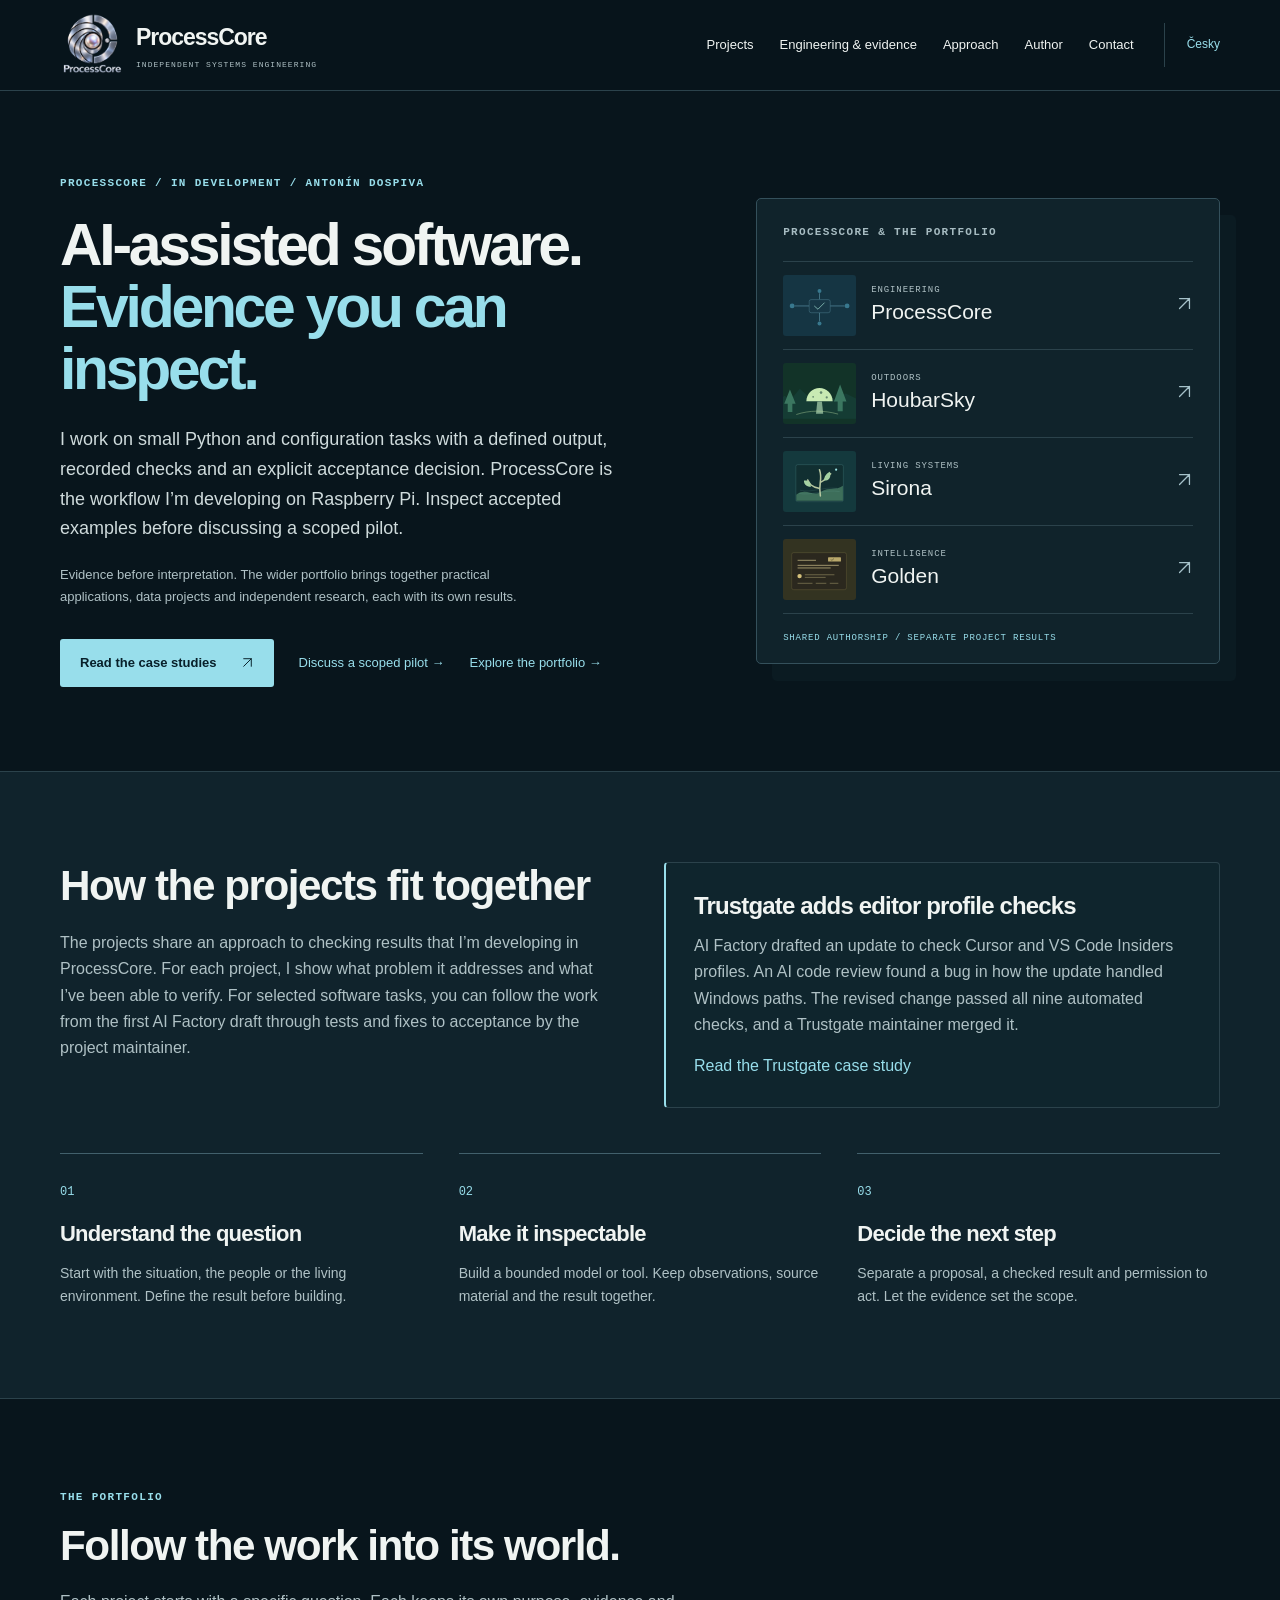
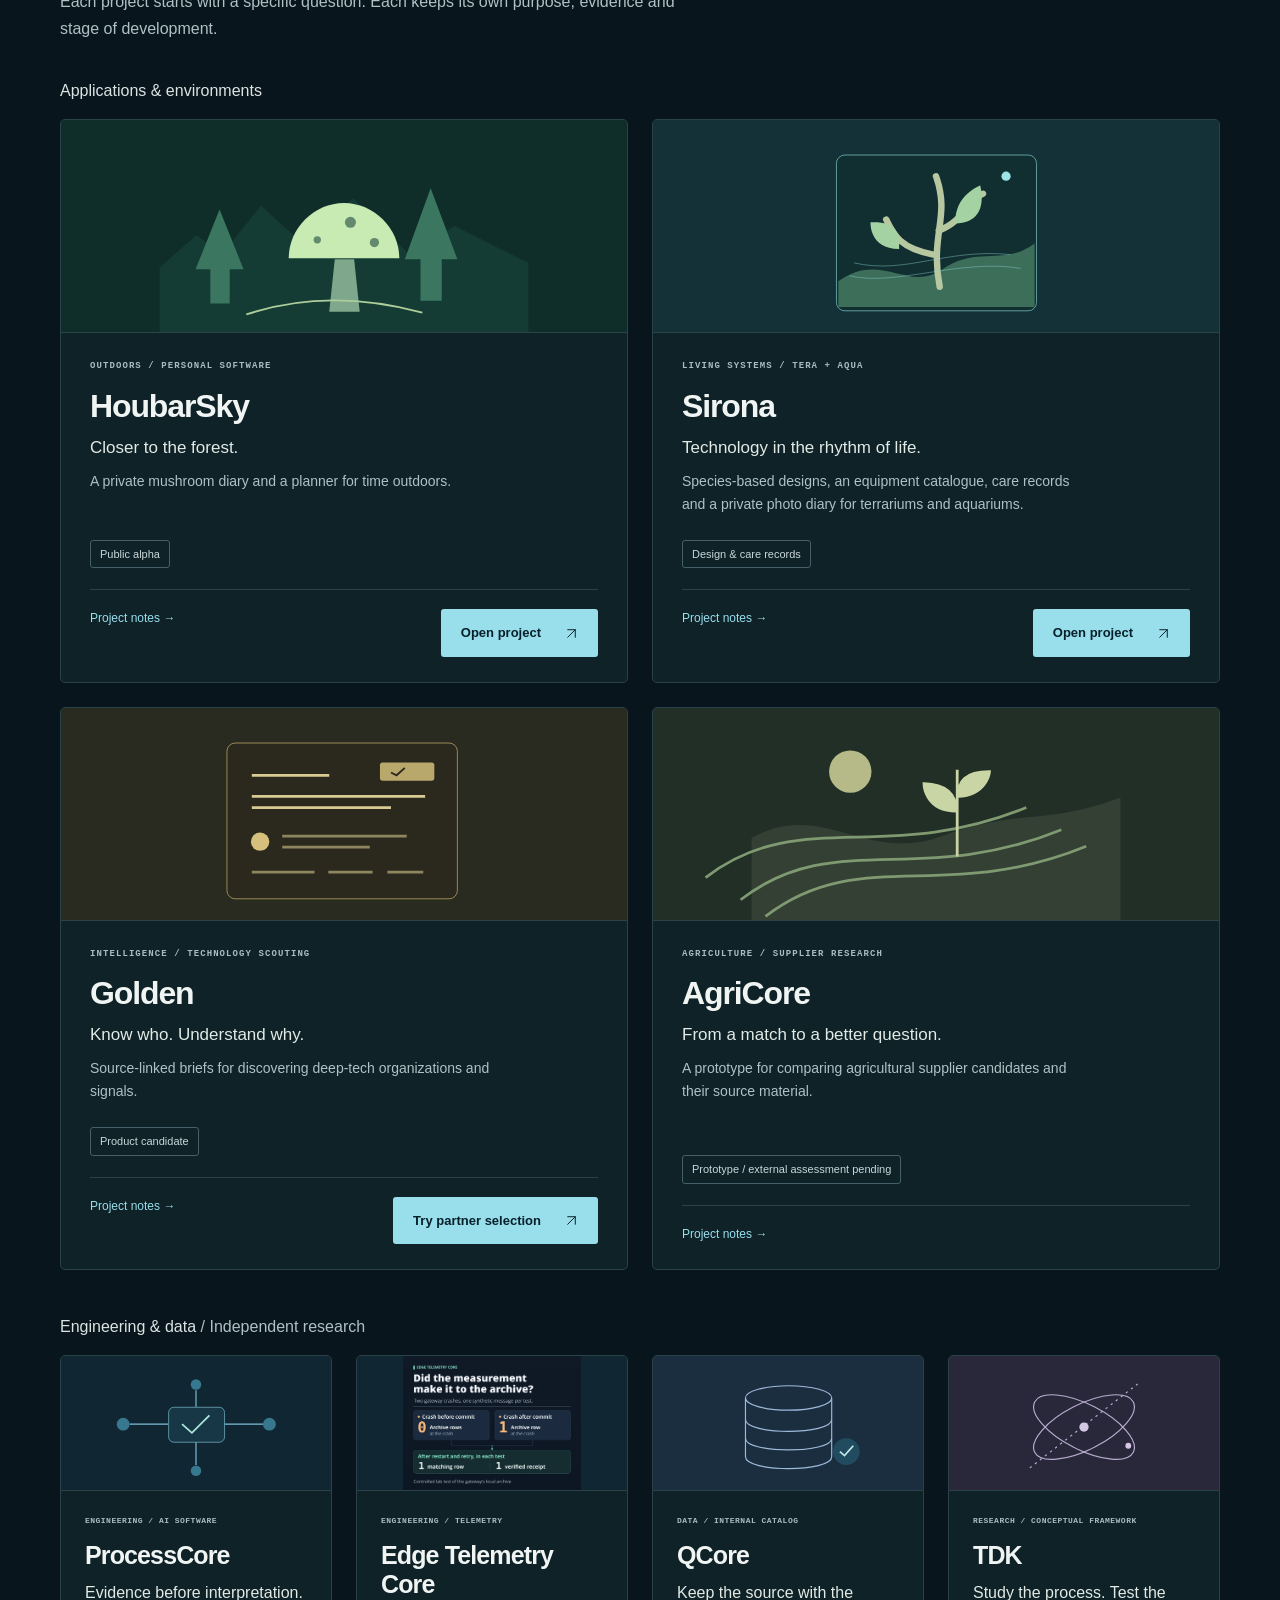
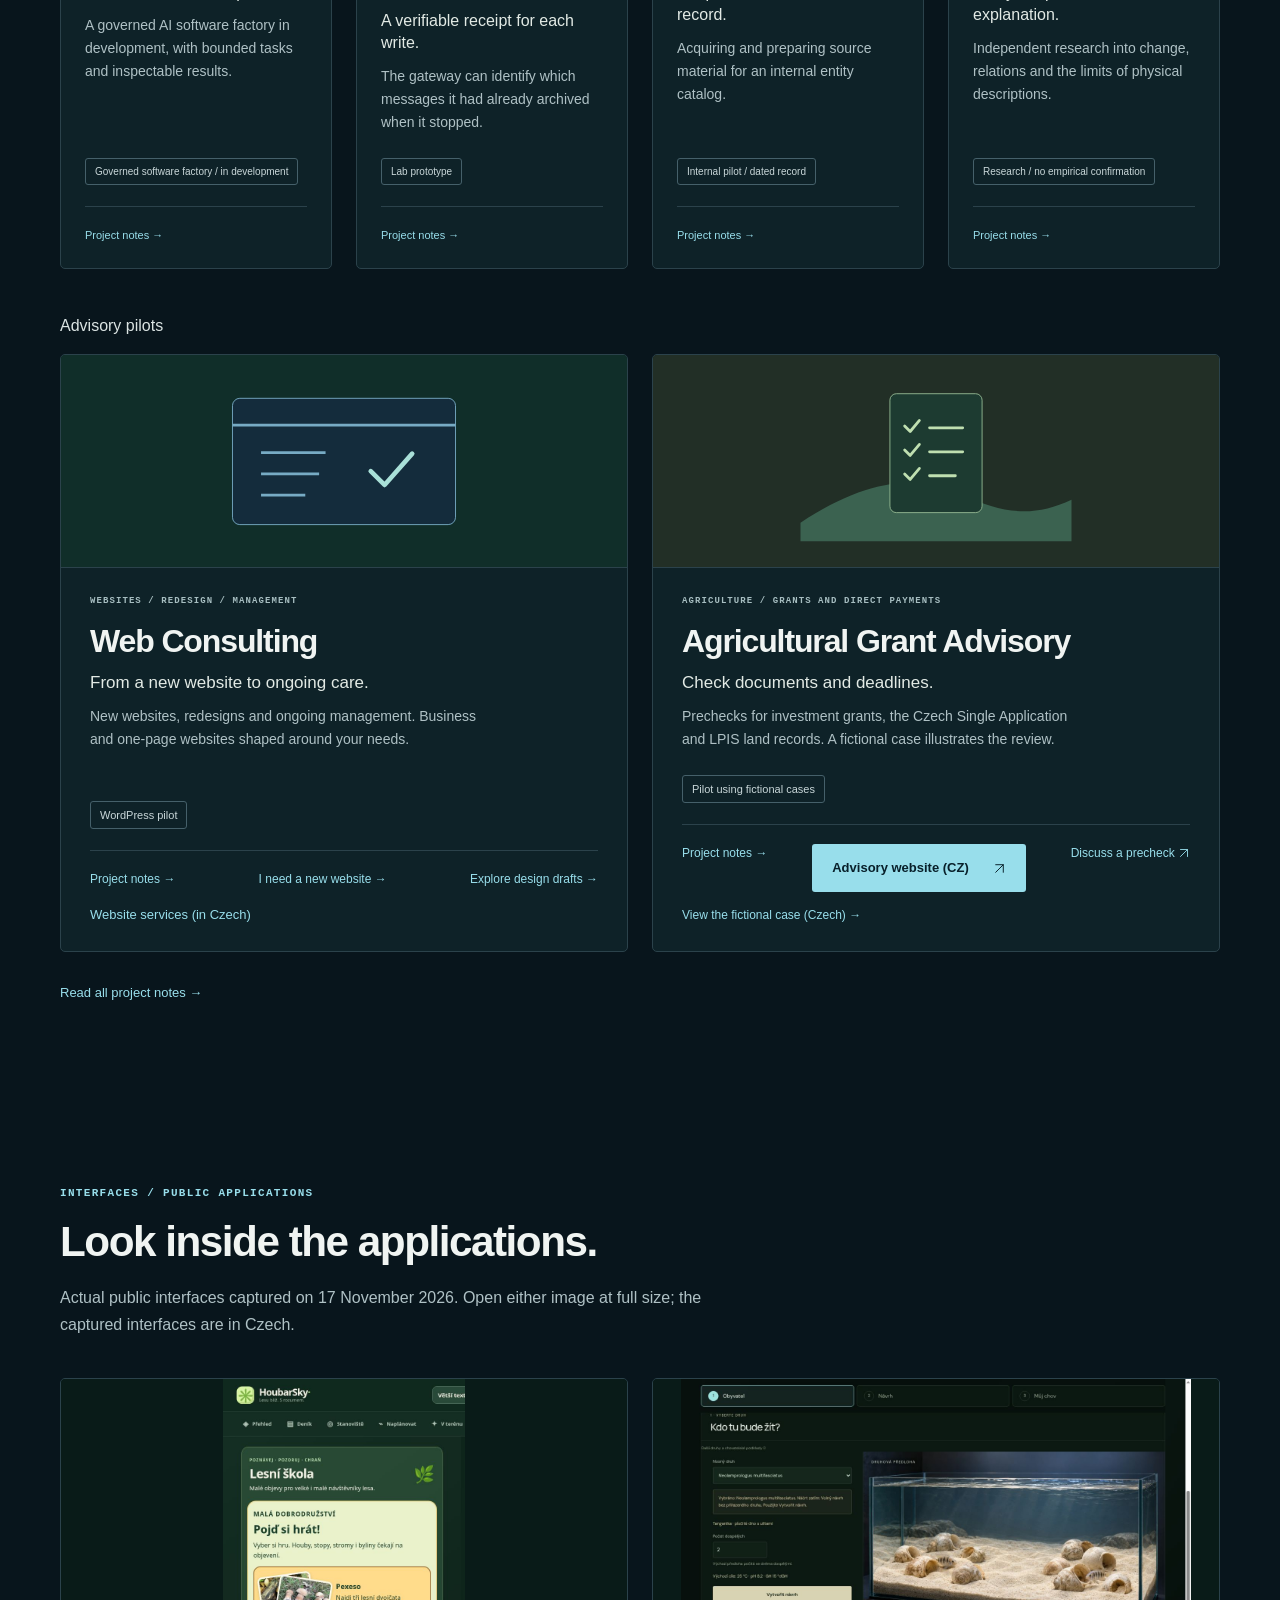
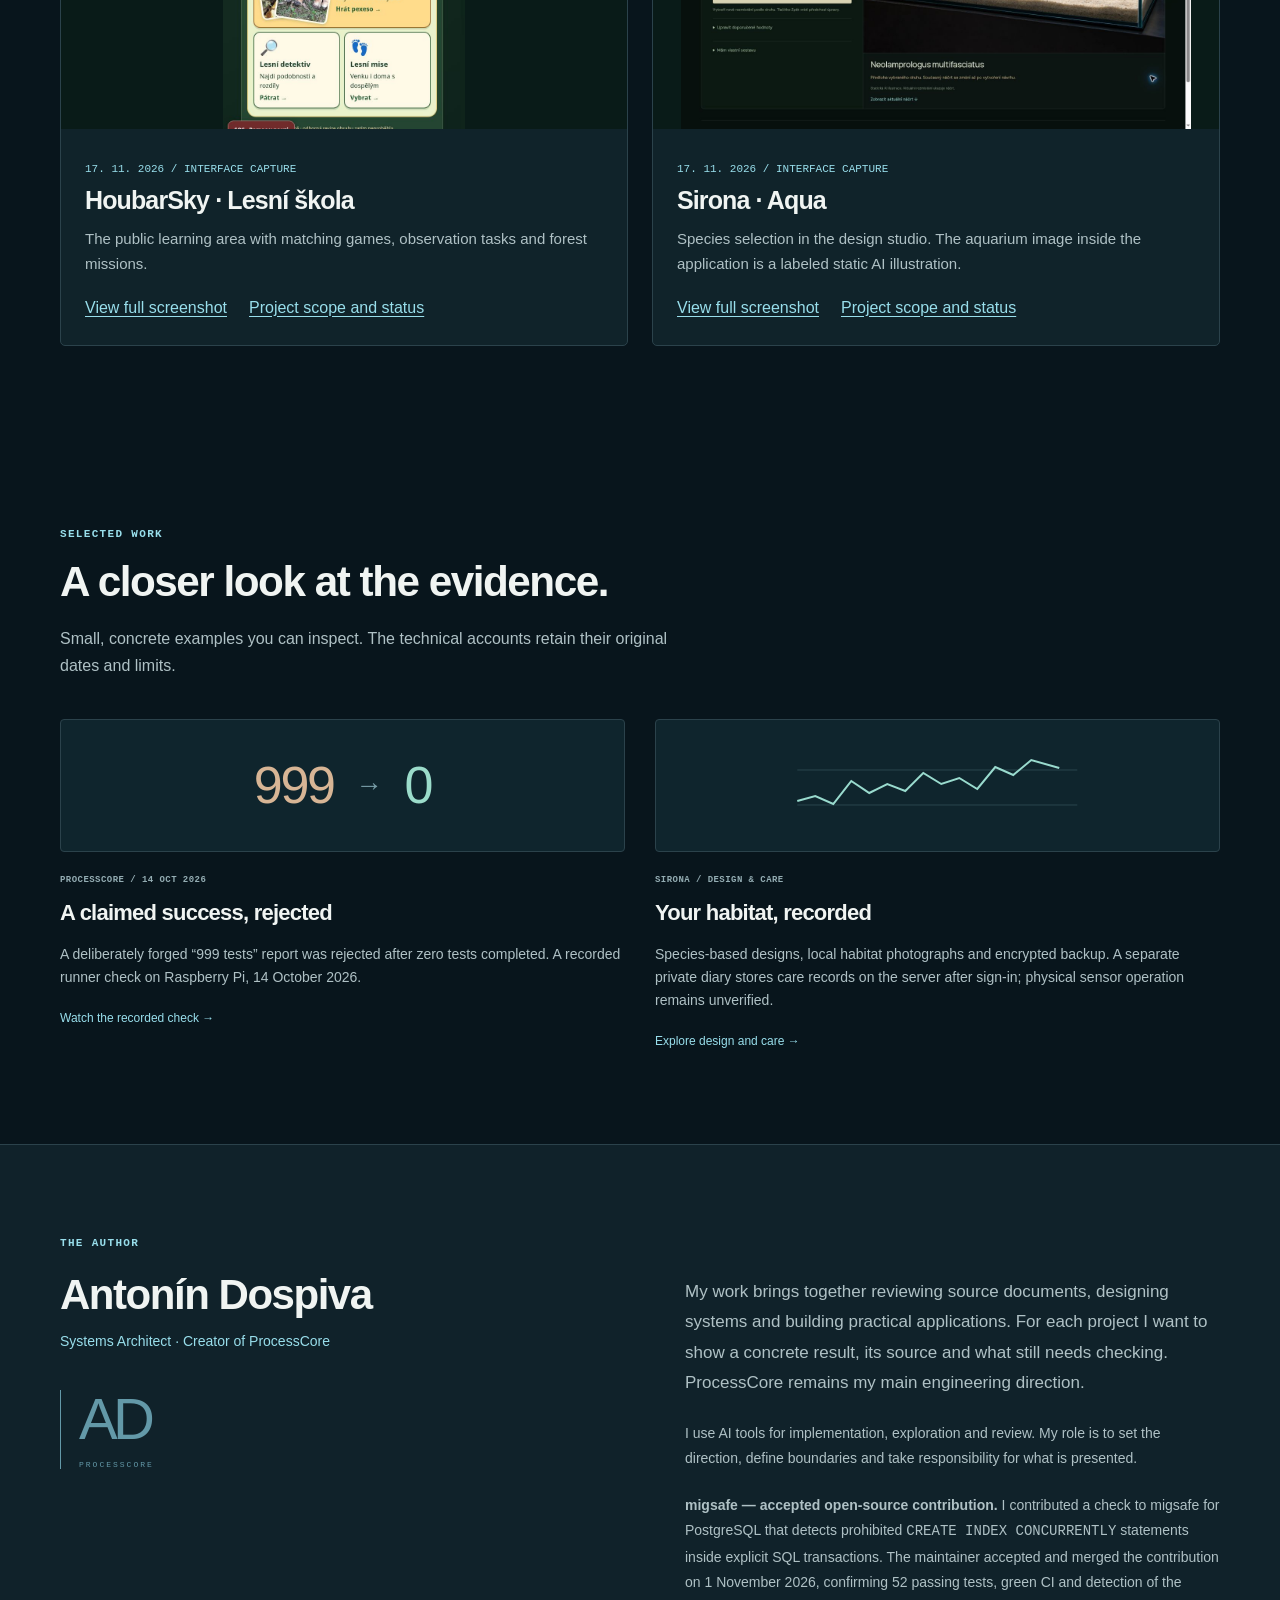
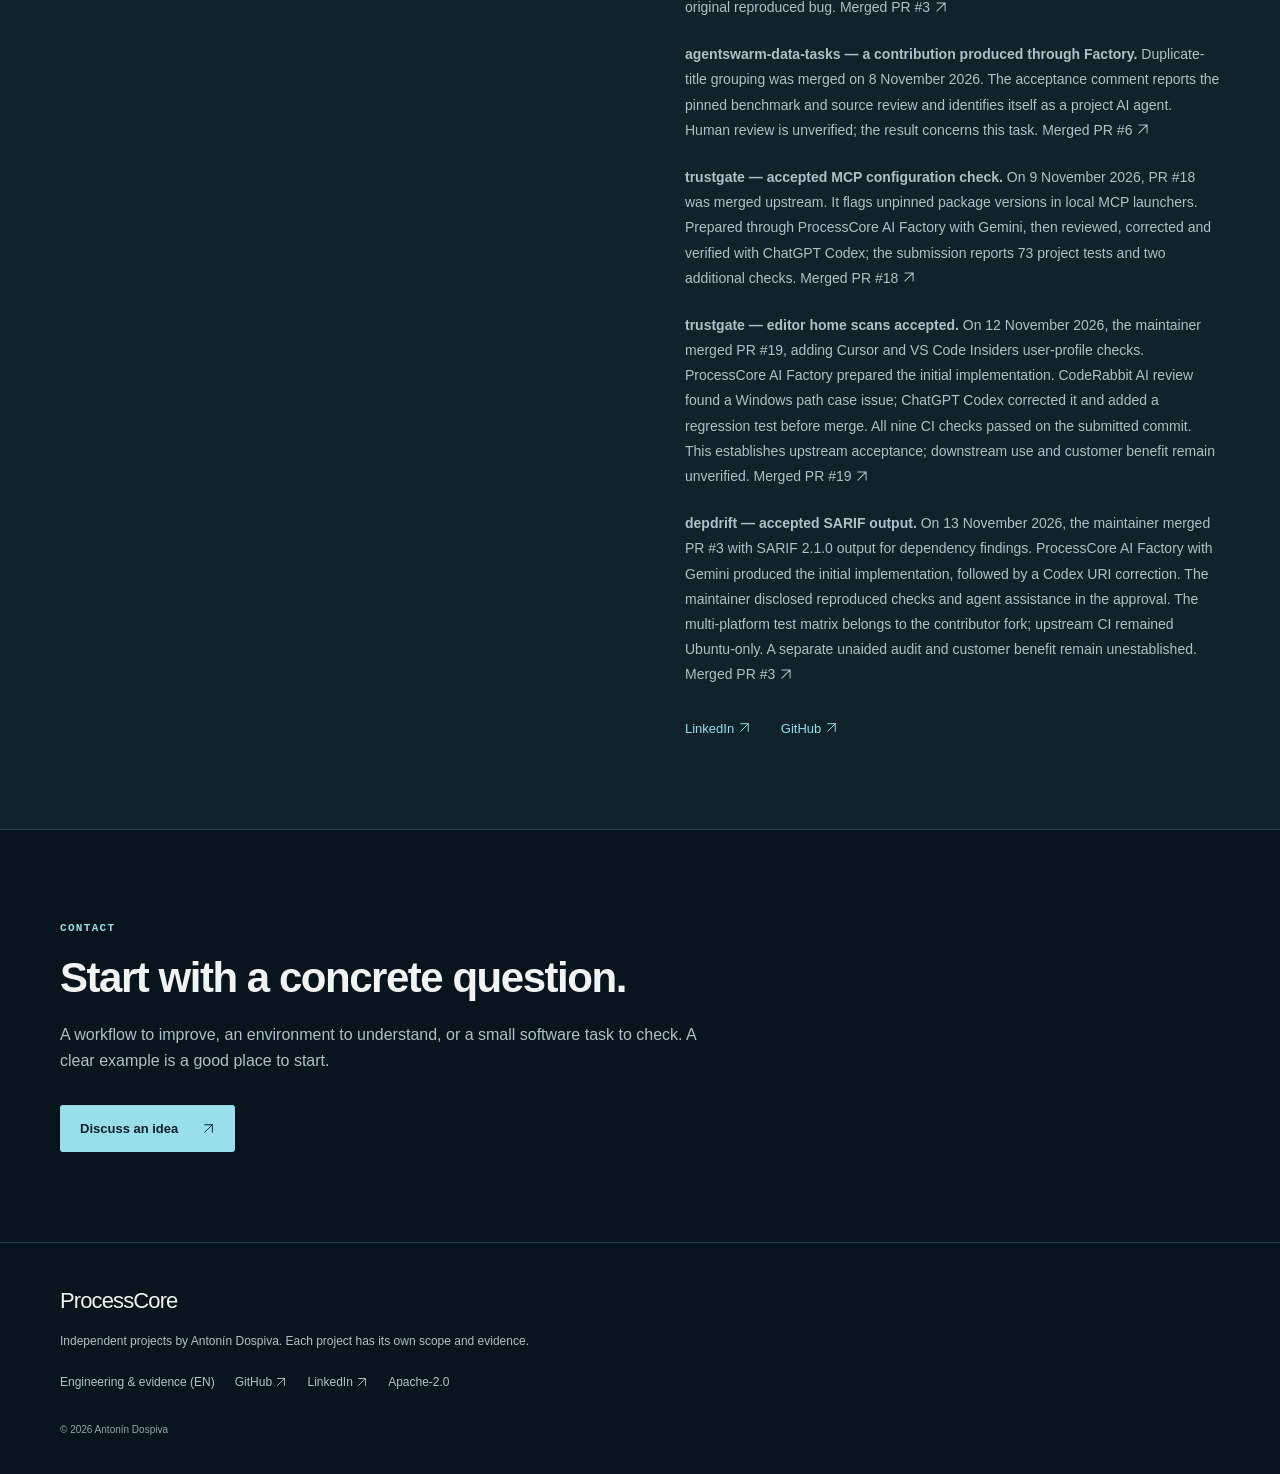
<file: index.html>
<!doctype html>
<!-- Copyright 2026 Antonín Dospiva. Licensed under Apache-2.0; see LICENSE. -->
<html lang="en"><head><meta charset="utf-8"><meta name="viewport" content="width=device-width,initial-scale=1">
<title>ProcessCore | Governed AI software factory in development</title><meta name="description" content="Antonín Dospiva is developing ProcessCore, a governed AI software factory on Raspberry Pi. Inspect bounded results, their evidence and limits, and the wider portfolio."><meta name="author" content="Antonín Dospiva"><meta name="theme-color" content="#08151c">
<link rel="canonical" href="https://tondad80-dev.github.io/processcore-quantum-intelligence/"><link rel="alternate" hreflang="en" href="https://tondad80-dev.github.io/processcore-quantum-intelligence/index.html"><link rel="alternate" hreflang="cs" href="https://tondad80-dev.github.io/processcore-quantum-intelligence/cs.html"><link rel="alternate" hreflang="x-default" href="https://tondad80-dev.github.io/processcore-quantum-intelligence/">
<link rel="icon" href="processcore-logo.png" type="image/png"><link rel="stylesheet" href="portfolio.css?v=20261126-approach">
<meta property="og:type" content="website"><meta property="og:title" content="ProcessCore | Governed AI software factory in development"><meta property="og:description" content="Antonín Dospiva is developing ProcessCore, a governed AI software factory on Raspberry Pi. Inspect bounded results, their evidence and limits, and the wider portfolio."><meta property="og:url" content="https://tondad80-dev.github.io/processcore-quantum-intelligence/"><meta property="og:image" content="https://tondad80-dev.github.io/processcore-quantum-intelligence/processcore-logo.png"><meta property="og:image:alt" content="ProcessCore"><meta property="og:locale" content="en_US"><meta name="twitter:card" content="summary"><meta name="twitter:title" content="ProcessCore | Governed AI software factory in development"><meta name="twitter:description" content="Antonín Dospiva is developing ProcessCore, a governed AI software factory on Raspberry Pi. Inspect bounded results, their evidence and limits, and the wider portfolio."><meta name="twitter:image" content="https://tondad80-dev.github.io/processcore-quantum-intelligence/processcore-logo.png">
<script type="application/ld+json">{"@context": "https://schema.org", "@type": "ProfilePage", "name": "ProcessCore | Governed AI software factory in development", "url": "https://tondad80-dev.github.io/processcore-quantum-intelligence/", "mainEntity": {"@type": "Person", "name": "Antonín Dospiva", "jobTitle": "Systems Architect", "sameAs": ["https://www.linkedin.com/in/tonda-dospiva-b160281a7/", "https://github.com/tondad80-dev"]}}</script><link rel="stylesheet" href="portfolio-evidence.css?v=20261117"></head><body>
<a class="skip" href="#main">Skip to content</a>
<header class="site-header"><div class="wrap nav-wrap"><a class="brand" href="index.html" aria-label="ProcessCore — Home"><img class="brand-logo" src="processcore-logo.png" width="64" height="64" alt="" decoding="async"><span>ProcessCore<small>INDEPENDENT SYSTEMS ENGINEERING</small></span></a>
<nav aria-label="Main navigation"><a href="index.html#projects">Projects</a><a href="engineering.html">Engineering &amp; evidence</a><a href="index.html#approach">Approach</a><a href="index.html#about">Author</a><a href="index.html#contact">Contact</a></nav>
<a class="language" lang="cs" hreflang="cs" href="cs.html">Česky</a></div></header><main id="main" tabindex="-1"><section class="hero wrap" id="top"><div class="hero-copy"><p class="eyebrow">PROCESSCORE / IN DEVELOPMENT / ANTONÍN DOSPIVA</p><h1>AI-assisted software.<br><span>Evidence you can inspect.</span></h1><p class="hero-intro">I work on small Python and configuration tasks with a defined output, recorded checks and an explicit acceptance decision. ProcessCore is the workflow I’m developing on Raspberry Pi. Inspect accepted examples before discussing a scoped pilot.</p><p class="hero-root">Evidence before interpretation. The wider portfolio brings together practical applications, data projects and independent research, each with its own results.</p><div class="actions"><a class="button" href="engineering.html#case-studies">Read the case studies <span aria-hidden="true"><svg class="inline-arrow" width="16" height="16" viewBox="0 0 24 24" fill="none" stroke="currentColor" stroke-width="1.8" stroke-linecap="round" stroke-linejoin="round" aria-hidden="true" focusable="false"><path d="M5 19 19 5M5 5h14v14"/></svg></span></a><a class="text-link" href="engineering.html#contact">Discuss a scoped pilot →</a><a class="text-link" href="#projects">Explore the portfolio →</a></div></div><aside class="work-map" aria-label="PROCESSCORE &amp; THE PORTFOLIO"><p class="eyebrow">PROCESSCORE &amp; THE PORTFOLIO</p><a class="map-row engineering" href="engineering.html"><span class="map-art"><svg class="project-art" viewBox="0 0 400 230" aria-hidden="true" focusable="false"><path d="M86 117h66m97 0h66M200 59v28m0 61v39" stroke="#7cbed5" stroke-width="2"/><rect x="153" y="88" width="96" height="60" rx="9" fill="#173746" stroke="#8ed4e8"/><path d="m176 117 17 15 30-30" fill="none" stroke="#aae9d9" stroke-width="3"/><circle cx="75" cy="117" r="11" fill="#38788e"/><circle cx="326" cy="117" r="11" fill="#38788e"/><circle cx="200" cy="49" r="9" fill="#38788e"/><circle cx="200" cy="197" r="9" fill="#38788e"/></svg></span><span><small>ENGINEERING</small><strong>ProcessCore</strong></span><span aria-hidden="true"><svg class="inline-arrow" width="16" height="16" viewBox="0 0 24 24" fill="none" stroke="currentColor" stroke-width="1.8" stroke-linecap="round" stroke-linejoin="round" aria-hidden="true" focusable="false"><path d="M5 19 19 5M5 5h14v14"/></svg></span></a><a class="map-row forest" href="projects.html#houbarsky"><span class="map-art"><svg class="project-art" viewBox="0 0 400 230" aria-hidden="true" focusable="false"><path d="M0 160 40 125 68 145 110 93 155 134 210 85 270 145 320 115 400 155V230H0Z" fill="#153c34"/><path d="m39 162 26-65 26 65H76v37H55v-37m211-11 28-77 29 77h-17v45h-23v-45" fill="#3b7760"/><path d="M140 150c0-33 28-60 60-60s60 27 60 60Z" fill="#c8eab3"/><path d="M190 151h21l6 57h-33Z" fill="#7fa78b"/><path d="M94 211c60-20 124-20 191-2" fill="none" stroke="#adce9a" stroke-width="2"/><circle cx="207" cy="111" r="6" fill="#63896e"/><circle cx="171" cy="130" r="4" fill="#63896e"/><circle cx="233" cy="133" r="5" fill="#63896e"/></svg></span><span><small>OUTDOORS</small><strong>HoubarSky</strong></span><span aria-hidden="true"><svg class="inline-arrow" width="16" height="16" viewBox="0 0 24 24" fill="none" stroke="currentColor" stroke-width="1.8" stroke-linecap="round" stroke-linejoin="round" aria-hidden="true" focusable="false"><path d="M5 19 19 5M5 5h14v14"/></svg></span></a><a class="map-row habitat" href="projects.html#sirona"><span class="map-art"><svg class="project-art" viewBox="0 0 400 230" aria-hidden="true" focusable="false"><rect x="92" y="38" width="217" height="169" rx="9" fill="#112f31" stroke="#67a6a7"/><path d="M94 175c47-34 75 13 113-13s67-3 100-28v69H94Z" fill="#3d6e5a"/><path d="M204 181c-11-58 12-75-4-120m-3 85c-37-7-43-22-51-38m57 12c29-11 29-33 48-40" fill="none" stroke="#b7c7a0" stroke-width="7" stroke-linecap="round"/><path d="M160 140c-33 0-31-29-31-29 27-1 32 10 31 29m61-28c-1-31 27-41 27-41 6 27-5 41-27 41" fill="#a5d2a2"/><path d="M106 169c50 12 120-19 186-8M111 155c57 13 99-16 170-9" fill="none" stroke="#92d7d7" stroke-opacity=".45"/><circle cx="276" cy="61" r="5" fill="#9ce4e5"/></svg></span><span><small>LIVING SYSTEMS</small><strong>Sirona</strong></span><span aria-hidden="true"><svg class="inline-arrow" width="16" height="16" viewBox="0 0 24 24" fill="none" stroke="currentColor" stroke-width="1.8" stroke-linecap="round" stroke-linejoin="round" aria-hidden="true" focusable="false"><path d="M5 19 19 5M5 5h14v14"/></svg></span></a><a class="map-row intelligence" href="projects.html#golden"><span class="map-art"><svg class="project-art" viewBox="0 0 400 230" aria-hidden="true" focusable="false"><rect x="73" y="38" width="250" height="169" rx="9" fill="#2b281e" stroke="#a29459"/><path d="M100 73h84M100 96h188M100 108h151" stroke="#d7ca92" stroke-width="3"/><circle cx="109" cy="145" r="10" fill="#d5c17b"/><path d="M133 139h135m-135 12h95M100 178h68m15 0h48m16 0h39" stroke="#8e865e" stroke-width="3"/><rect x="239" y="59" width="59" height="20" rx="3" fill="#b9a86b"/><path d="m251 70 6 3 9-8" stroke="#29271e" stroke-width="2" fill="none"/></svg></span><span><small>INTELLIGENCE</small><strong>Golden</strong></span><span aria-hidden="true"><svg class="inline-arrow" width="16" height="16" viewBox="0 0 24 24" fill="none" stroke="currentColor" stroke-width="1.8" stroke-linecap="round" stroke-linejoin="round" aria-hidden="true" focusable="false"><path d="M5 19 19 5M5 5h14v14"/></svg></span></a><div class="map-root">SHARED AUTHORSHIP / SEPARATE PROJECT RESULTS</div></aside></section>
<section class="approach-section section" id="approach" aria-labelledby="approach-title">
  <div class="wrap">
    <div class="portfolio-overview">
      <div class="section-heading">
        <h2 id="approach-title">How the projects fit together</h2>
        <p>The projects share an approach to checking results that I’m developing in ProcessCore. For each project, I show what problem it addresses and what I’ve been able to verify. For selected software tasks, you can follow the work from the first AI Factory draft through tests and fixes to acceptance by the project maintainer.</p>
      </div>
      <article class="featured-case" aria-labelledby="trustgate-title">
        <h3 id="trustgate-title">Trustgate adds editor profile checks</h3>
        <p>AI Factory drafted an update to check Cursor and VS Code Insiders profiles. An AI code review found a bug in how the update handled Windows paths. The revised change passed all nine automated checks, and a Trustgate maintainer merged it.</p>
        <a class="text-link" href="case-windows-paths.html">Read the Trustgate case study</a>
      </article>
    </div>
    <div class="steps">
      <article><span class="step-number">01</span><h3>Understand the question</h3><p>Start with the situation, the people or the living environment. Define the result before building.</p></article>
      <article><span class="step-number">02</span><h3>Make it inspectable</h3><p>Build a bounded model or tool. Keep observations, source material and the result together.</p></article>
      <article><span class="step-number">03</span><h3>Decide the next step</h3><p>Separate a proposal, a checked result and permission to act. Let the evidence set the scope.</p></article>
    </div>
  </div>
</section>
<section class="section wrap" id="projects"><div class="section-heading"><p class="eyebrow">THE PORTFOLIO</p><h2>Follow the work into its world.</h2><p>Each project starts with a specific question. Each keeps its own purpose, evidence and stage of development.</p></div><h3 class="group-title">Applications & environments</h3><div class="project-grid"><article class="project-card forest "><a class="art-link" href="projects.html#houbarsky" tabindex="-1" aria-hidden="true"><svg class="project-art" viewBox="0 0 400 230" aria-hidden="true" focusable="false"><path d="M0 160 40 125 68 145 110 93 155 134 210 85 270 145 320 115 400 155V230H0Z" fill="#153c34"/><path d="m39 162 26-65 26 65H76v37H55v-37m211-11 28-77 29 77h-17v45h-23v-45" fill="#3b7760"/><path d="M140 150c0-33 28-60 60-60s60 27 60 60Z" fill="#c8eab3"/><path d="M190 151h21l6 57h-33Z" fill="#7fa78b"/><path d="M94 211c60-20 124-20 191-2" fill="none" stroke="#adce9a" stroke-width="2"/><circle cx="207" cy="111" r="6" fill="#63896e"/><circle cx="171" cy="130" r="4" fill="#63896e"/><circle cx="233" cy="133" r="5" fill="#63896e"/></svg></a><div class="card-content"><p class="eyebrow">OUTDOORS / PERSONAL SOFTWARE</p><h3>HoubarSky</h3><p class="card-title">Closer to the forest.</p><p class="card-description">A private mushroom diary and a planner for time outdoors.</p><p class="stage">Public alpha</p><div class="card-links"><a href="projects.html#houbarsky">Project notes <span aria-hidden="true">→</span><span class="sr-only"> — HoubarSky</span></a><a href="https://www.houbarsky.eu/" target="_blank" rel="noopener noreferrer" class="button">Open project <svg class="inline-arrow" width="16" height="16" viewBox="0 0 24 24" fill="none" stroke="currentColor" stroke-width="1.8" stroke-linecap="round" stroke-linejoin="round" aria-hidden="true" focusable="false"><path d="M5 19 19 5M5 5h14v14"/></svg><span class="sr-only"> — HoubarSky</span><span class="sr-only"> (opens in a new window)</span></a></div></div></article><article class="project-card habitat "><a class="art-link" href="projects.html#sirona" tabindex="-1" aria-hidden="true"><svg class="project-art" viewBox="0 0 400 230" aria-hidden="true" focusable="false"><rect x="92" y="38" width="217" height="169" rx="9" fill="#112f31" stroke="#67a6a7"/><path d="M94 175c47-34 75 13 113-13s67-3 100-28v69H94Z" fill="#3d6e5a"/><path d="M204 181c-11-58 12-75-4-120m-3 85c-37-7-43-22-51-38m57 12c29-11 29-33 48-40" fill="none" stroke="#b7c7a0" stroke-width="7" stroke-linecap="round"/><path d="M160 140c-33 0-31-29-31-29 27-1 32 10 31 29m61-28c-1-31 27-41 27-41 6 27-5 41-27 41" fill="#a5d2a2"/><path d="M106 169c50 12 120-19 186-8M111 155c57 13 99-16 170-9" fill="none" stroke="#92d7d7" stroke-opacity=".45"/><circle cx="276" cy="61" r="5" fill="#9ce4e5"/></svg></a><div class="card-content"><p class="eyebrow">LIVING SYSTEMS / TERA + AQUA</p><h3>Sirona</h3><p class="card-title">Technology in the rhythm of life.</p><p class="card-description">Species-based designs, an equipment catalogue, care records and a private photo diary for terrariums and aquariums.</p><p class="stage">Design &amp; care records</p><div class="card-links"><a href="projects.html#sirona">Project notes <span aria-hidden="true">→</span><span class="sr-only"> — Sirona</span></a><a href="https://sirona-living-systems.tondad80.chatgpt.site/" target="_blank" rel="noopener noreferrer" class="button">Open project <svg class="inline-arrow" width="16" height="16" viewBox="0 0 24 24" fill="none" stroke="currentColor" stroke-width="1.8" stroke-linecap="round" stroke-linejoin="round" aria-hidden="true" focusable="false"><path d="M5 19 19 5M5 5h14v14"/></svg><span class="sr-only"> — Sirona</span><span class="sr-only"> (opens in a new window)</span></a></div></div></article><article class="project-card intelligence "><a class="art-link" href="projects.html#golden" tabindex="-1" aria-hidden="true"><svg class="project-art" viewBox="0 0 400 230" aria-hidden="true" focusable="false"><rect x="73" y="38" width="250" height="169" rx="9" fill="#2b281e" stroke="#a29459"/><path d="M100 73h84M100 96h188M100 108h151" stroke="#d7ca92" stroke-width="3"/><circle cx="109" cy="145" r="10" fill="#d5c17b"/><path d="M133 139h135m-135 12h95M100 178h68m15 0h48m16 0h39" stroke="#8e865e" stroke-width="3"/><rect x="239" y="59" width="59" height="20" rx="3" fill="#b9a86b"/><path d="m251 70 6 3 9-8" stroke="#29271e" stroke-width="2" fill="none"/></svg></a><div class="card-content"><p class="eyebrow">INTELLIGENCE / TECHNOLOGY SCOUTING</p><h3>Golden</h3><p class="card-title">Know who. Understand why.</p><p class="card-description">Source-linked briefs for discovering deep-tech organizations and signals.</p><p class="stage">Product candidate</p><div class="card-links"><a href="projects.html#golden">Project notes <span aria-hidden="true">→</span><span class="sr-only"> — Golden</span></a><a href="https://tondad80-dev.github.io/commercial-golden-api-deploy/demo/#case=photon&amp;view=all&amp;lang=en" target="_blank" rel="noopener noreferrer" class="button">Try partner selection <svg class="inline-arrow" width="16" height="16" viewBox="0 0 24 24" fill="none" stroke="currentColor" stroke-width="1.8" stroke-linecap="round" stroke-linejoin="round" aria-hidden="true" focusable="false"><path d="M5 19 19 5M5 5h14v14"/></svg><span class="sr-only"> — Golden</span><span class="sr-only"> (opens in a new window)</span></a></div></div></article><article class="project-card agriculture "><a class="art-link" href="projects.html#agricore" tabindex="-1" aria-hidden="true"><svg class="project-art" viewBox="0 0 400 230" aria-hidden="true" focusable="false"><path d="M0 141c77-43 123 29 207-2s112-11 193-42V230H0Z" fill="#344034"/><path d="M-12 208c101-78 194-13 348-76M15 226c101-78 194-13 348-76M-50 184c101-78 194-13 348-76" fill="none" stroke="#7f9971" stroke-width="3"/><path d="M223 161V67m-1 45c-35 0-35-30-35-30 30 1 35 16 35 30m2-16c32-2 34-27 34-27-27 0-34 11-34 27" fill="#cad5a5" stroke="#cad5a5" stroke-width="3"/><circle cx="107" cy="69" r="23" fill="#b5ba88"/></svg></a><div class="card-content"><p class="eyebrow">AGRICULTURE / SUPPLIER RESEARCH</p><h3>AgriCore</h3><p class="card-title">From a match to a better question.</p><p class="card-description">A prototype for comparing agricultural supplier candidates and their source material.</p><p class="stage">Prototype / external assessment pending</p><div class="card-links"><a href="projects.html#agricore">Project notes <span aria-hidden="true">→</span><span class="sr-only"> — AgriCore</span></a></div></div></article></div><h3 class="group-title secondary-group">Engineering & data <span>/ Independent research</span></h3><div class="technical-grid"><article class="project-card engineering compact"><a class="art-link" href="projects.html#processcore" tabindex="-1" aria-hidden="true"><svg class="project-art" viewBox="0 0 400 230" aria-hidden="true" focusable="false"><path d="M86 117h66m97 0h66M200 59v28m0 61v39" stroke="#7cbed5" stroke-width="2"/><rect x="153" y="88" width="96" height="60" rx="9" fill="#173746" stroke="#8ed4e8"/><path d="m176 117 17 15 30-30" fill="none" stroke="#aae9d9" stroke-width="3"/><circle cx="75" cy="117" r="11" fill="#38788e"/><circle cx="326" cy="117" r="11" fill="#38788e"/><circle cx="200" cy="49" r="9" fill="#38788e"/><circle cx="200" cy="197" r="9" fill="#38788e"/></svg></a><div class="card-content"><p class="eyebrow">ENGINEERING / AI SOFTWARE</p><h3>ProcessCore</h3><p class="card-title">Evidence before interpretation.</p><p class="card-description">A governed AI software factory in development, with bounded tasks and inspectable results.</p><p class="stage">Governed software factory / in development</p><div class="card-links"><a href="projects.html#processcore">Project notes <span aria-hidden="true">→</span><span class="sr-only"> — ProcessCore</span></a></div></div></article>
<article class="project-card engineering compact edge-telemetry">
  <a class="art-link" href="projects.html#edge-telemetry-core" tabindex="-1" aria-hidden="true">
    <img class="project-art" src="media/edge-telemetry-gateway-crash.webp" width="840" height="630" loading="lazy" decoding="async" alt="">
  </a>
  <div class="card-content">
    <p class="eyebrow">ENGINEERING / TELEMETRY</p>
    <h3>Edge Telemetry Core</h3>
    <p class="card-title">A verifiable receipt for each write.</p>
    <p class="card-description">The gateway can identify which messages it had already archived when it stopped.</p>
    <p class="stage">Lab prototype</p>
    <div class="card-links"><a href="projects.html#edge-telemetry-core">Project notes <span aria-hidden="true">→</span><span class="sr-only"> — Edge Telemetry Core</span></a></div>
  </div>
</article>
<article class="project-card data compact"><a class="art-link" href="projects.html#qcore" tabindex="-1" aria-hidden="true"><svg class="project-art" viewBox="0 0 400 230" aria-hidden="true" focusable="false"><g fill="none" stroke="#9eb9d9" stroke-width="2"><ellipse cx="201" cy="72" rx="74" ry="21"/><path d="M127 72v101c0 27 148 27 148 0V72M127 109c0 27 148 27 148 0M127 141c0 27 148 27 148 0"/></g><circle cx="300" cy="164" r="23" fill="#214b5e"/><path d="m289 164 8 7 15-17" stroke="#c0e5e8" stroke-width="3" fill="none"/></svg></a><div class="card-content"><p class="eyebrow">DATA / INTERNAL CATALOG</p><h3>QCore</h3><p class="card-title">Keep the source with the record.</p><p class="card-description">Acquiring and preparing source material for an internal entity catalog.</p><p class="stage">Internal pilot / dated record</p><div class="card-links"><a href="projects.html#qcore">Project notes <span aria-hidden="true">→</span><span class="sr-only"> — QCore</span></a></div></div></article><article class="project-card research compact"><a class="art-link" href="projects.html#tdk" tabindex="-1" aria-hidden="true"><svg class="project-art" viewBox="0 0 400 230" aria-hidden="true" focusable="false"><g fill="none" stroke="#b8accf" stroke-width="2"><ellipse cx="200" cy="122" rx="95" ry="39" transform="rotate(-27 200 122)"/><ellipse cx="200" cy="122" rx="95" ry="39" transform="rotate(27 200 122)"/><path d="M107 192 292 48" stroke-dasharray="4 7"/></g><circle cx="200" cy="122" r="8" fill="#d4c7e4"/><circle cx="276" cy="154" r="5" fill="#d4c7e4"/></svg></a><div class="card-content"><p class="eyebrow">RESEARCH / CONCEPTUAL FRAMEWORK</p><h3>TDK</h3><p class="card-title">Study the process. Test the explanation.</p><p class="card-description">Independent research into change, relations and the limits of physical descriptions.</p><p class="stage">Research / no empirical confirmation</p><div class="card-links"><a href="projects.html#tdk">Project notes <span aria-hidden="true">→</span><span class="sr-only"> — TDK</span></a></div></div></article></div>
<h3 class="group-title secondary-group">Advisory pilots</h3>
<div class="project-grid">
<article class="project-card data"><a class="art-link" href="projects.html#web-consulting" tabindex="-1" aria-hidden="true"><svg class="project-art" viewBox="0 0 400 230" aria-hidden="true" focusable="false"><rect x="79" y="47" width="242" height="137" rx="8" fill="#142c3c" stroke="#77abc4"/><path d="M79 76h242M110 106h70m-70 23h63m-63 23h48" stroke="#77abc4" stroke-width="3"/><path d="m229 126 15 15 30-34" fill="none" stroke="#a9e0d8" stroke-width="5" stroke-linecap="round" stroke-linejoin="round"/></svg></a><div class="card-content"><p class="eyebrow">WEBSITES / REDESIGN / MANAGEMENT</p><h3>Web Consulting</h3><p class="card-title">From a new website to ongoing care.</p><p class="card-description">New websites, redesigns and ongoing management. Business and one-page websites shaped around your needs.</p><p class="stage">WordPress pilot</p><div class="card-links"><a href="projects.html#web-consulting">Project notes <span aria-hidden="true">→</span><span class="sr-only"> — Web Consulting</span></a><a href="projects.html#website-creation">I need a new website →</a><a href="projects.html#website-drafts">Explore design drafts →</a><a class="text-link" href="https://www.kosirska-ah.cz/weby/" target="_blank" rel="noopener noreferrer">Website services (in Czech)<span class="sr-only"> (opens in a new window)</span></a></div></div></article>
<article class="project-card agriculture"><a class="art-link" href="projects.html#agricultural-grant-advisory" tabindex="-1" aria-hidden="true"><svg class="project-art" viewBox="0 0 400 230" aria-hidden="true" focusable="false"><path d="M53 182c69-46 125-54 175-31 45 22 79 25 119 6v45H53Z" fill="#3b6250"/><rect x="150" y="42" width="100" height="129" rx="7" fill="#1d3b31" stroke="#93b691"/><path d="M193 79h36m-36 26h36m-36 26h28m-55-54 6 6 10-12m-16 32 6 6 10-12m-16 32 6 6 10-12" fill="none" stroke="#bfdfb0" stroke-width="3" stroke-linecap="round" stroke-linejoin="round"/></svg></a><div class="card-content"><p class="eyebrow">AGRICULTURE / GRANTS AND DIRECT PAYMENTS</p><h3>Agricultural Grant Advisory</h3><p class="card-title">Check documents and deadlines.</p><p class="card-description">Prechecks for investment grants, the Czech Single Application and LPIS land records. A fictional case illustrates the review.</p><p class="stage">Pilot using fictional cases</p><div class="card-links"><a href="projects.html#agricultural-grant-advisory">Project notes <span aria-hidden="true">→</span><span class="sr-only"> — Agricultural Grant Advisory</span></a><a class="button" href="https://www.kosirska-ah.cz/" target="_blank" rel="noopener noreferrer">Advisory website (CZ) <svg class="inline-arrow" width="16" height="16" viewBox="0 0 24 24" fill="none" stroke="currentColor" stroke-width="1.8" stroke-linecap="round" stroke-linejoin="round" aria-hidden="true" focusable="false"><path d="M5 19 19 5M5 5h14v14"/></svg><span class="sr-only"> (opens in a new window)</span></a><a href="mailto:tondad80@gmail.com?subject=Agricultural%20grants%20%E2%80%94%20precheck%20discussion">Discuss a precheck <svg class="inline-arrow" width="16" height="16" viewBox="0 0 24 24" fill="none" stroke="currentColor" stroke-width="1.8" stroke-linecap="round" stroke-linejoin="round" aria-hidden="true" focusable="false"><path d="M5 19 19 5M5 5h14v14"/></svg></a><a href="modelova-predkontrola.html">View the fictional case (Czech) →</a></div></div></article>
</div>
<a class="text-link all-notes" href="projects.html">Read all project notes →</a></section>
<section class="section wrap" id="screenshots" aria-labelledby="screenshots-title"><div class="section-heading"><p class="eyebrow">INTERFACES / PUBLIC APPLICATIONS</p><h2 id="screenshots-title">Look inside the applications.</h2><p>Actual public interfaces captured on 17 November 2026. Open either image at full size; the captured interfaces are in Czech.</p></div><div class="interface-grid"><figure class="interface-shot"><a class="interface-image" href="media/houbarsky-interface-2026-11-17.jpg" target="_blank" rel="noopener noreferrer" aria-label="View full screenshot — HoubarSky · Lesní škola (opens in a new window)"><img src="media/houbarsky-interface-2026-11-17.jpg" alt="HoubarSky · Lesní škola — The public learning area with matching games, observation tasks and forest missions." width="620" height="900" loading="lazy" decoding="async"></a><figcaption><p class="capture-date">17. 11. 2026 / INTERFACE CAPTURE</p><h3>HoubarSky · Lesní škola</h3><p>The public learning area with matching games, observation tasks and forest missions.</p><div class="interface-links"><a href="media/houbarsky-interface-2026-11-17.jpg" target="_blank" rel="noopener noreferrer">View full screenshot<span class="sr-only"> (opens in a new window)</span></a><a href="projects.html#houbarsky">Project scope and status</a></div></figcaption></figure><figure class="interface-shot"><a class="interface-image" href="media/sirona-interface-2026-11-17.jpg" target="_blank" rel="noopener noreferrer" aria-label="View full screenshot — Sirona · Aqua (opens in a new window)"><img src="media/sirona-interface-2026-11-17.jpg" alt="Sirona · Aqua — Species selection in the design studio. The aquarium image inside the application is a labeled static AI illustration." width="1348" height="926" loading="lazy" decoding="async"></a><figcaption><p class="capture-date">17. 11. 2026 / INTERFACE CAPTURE</p><h3>Sirona · Aqua</h3><p>Species selection in the design studio. The aquarium image inside the application is a labeled static AI illustration.</p><div class="interface-links"><a href="media/sirona-interface-2026-11-17.jpg" target="_blank" rel="noopener noreferrer">View full screenshot<span class="sr-only"> (opens in a new window)</span></a><a href="projects.html#sirona">Project scope and status</a></div></figcaption></figure></div></section>
<section class="section wrap" id="results"><div class="section-heading"><p class="eyebrow">SELECTED WORK</p><h2>A closer look at the evidence.</h2><p>Small, concrete examples you can inspect. The technical accounts retain their original dates and limits.</p></div><div class="results-grid"><article class="result-card"><div class="result-visual" aria-hidden="true"><span class="proof-claim">999</span><span class="proof-arrow">→</span><span class="proof-observed">0</span></div><p class="eyebrow">PROCESSCORE / 14 OCT 2026</p><h3>A claimed success, rejected</h3><p>A deliberately forged “999 tests” report was rejected after zero tests completed. A recorded runner check on Raspberry Pi, 14 October 2026.</p><a href="engineering.html#false-pass-verification">Watch the recorded check →</a></article><article class="result-card"><div class="result-visual" aria-hidden="true"><svg viewBox="0 0 280 80" aria-hidden="true"><path d="M0 60h280M0 25h280" stroke="#28444c"/><path d="m0 56 18-5 18 8 18-23 18 12 18-9 18 7 18-18 18 11 18-6 18 11 18-22 18 8 18-15 28 8" fill="none" stroke="#99dbce" stroke-width="2"/></svg></div><p class="eyebrow">SIRONA / DESIGN &amp; CARE</p><h3>Your habitat, recorded</h3><p>Species-based designs, local habitat photographs and encrypted backup. A separate private diary stores care records on the server after sign-in; physical sensor operation remains unverified.</p><a href="https://sirona-living-systems.tondad80.chatgpt.site/" target="_blank" rel="noopener noreferrer">Explore design and care →<span class="sr-only"> (opens in a new window)</span></a></article></div></section>
<section class="author-section section" id="about"><div class="wrap author-grid"><div><p class="eyebrow">THE AUTHOR</p><h2>Antonín Dospiva</h2><p class="author-role">Systems Architect · Creator of ProcessCore</p><div class="author-monogram" aria-hidden="true">AD<span>PROCESSCORE</span></div></div><div class="author-copy"><p>My work brings together reviewing source documents, designing systems and building practical applications. For each project I want to show a concrete result, its source and what still needs checking. ProcessCore remains my main engineering direction.</p><p>I use AI tools for implementation, exploration and review. My role is to set the direction, define boundaries and take responsibility for what is presented.</p><p id="migsafe-contribution"><strong>migsafe — accepted open-source contribution.</strong> I contributed a check to migsafe for PostgreSQL that detects prohibited <code>CREATE INDEX CONCURRENTLY</code> statements inside explicit SQL transactions. The maintainer accepted and merged the contribution on <time datetime="2026-11-01">1 November 2026</time>, confirming 52 passing tests, green CI and detection of the original reproduced bug. <a href="https://github.com/mgkvibez/migsafe/pull/3" target="_blank" rel="noopener noreferrer">Merged PR #3 <svg class="inline-arrow" width="16" height="16" viewBox="0 0 24 24" fill="none" stroke="currentColor" stroke-width="1.8" stroke-linecap="round" stroke-linejoin="round" aria-hidden="true" focusable="false"><path d="M5 19 19 5M5 5h14v14"/></svg><span class="sr-only"> (opens in a new window)</span></a></p><p id="agentswarm-contribution"><strong>agentswarm-data-tasks — a contribution produced through Factory.</strong> Duplicate-title grouping was merged on <time datetime="2026-11-08">8 November 2026</time>. The acceptance comment reports the pinned benchmark and source review and identifies itself as a project AI agent. Human review is unverified; the result concerns this task. <a href="https://github.com/andrewsiah/agentswarm-data-tasks/pull/6" target="_blank" rel="noopener noreferrer">Merged PR #6 <svg class="inline-arrow" width="16" height="16" viewBox="0 0 24 24" fill="none" stroke="currentColor" stroke-width="1.8" stroke-linecap="round" stroke-linejoin="round" aria-hidden="true" focusable="false"><path d="M5 19 19 5M5 5h14v14"/></svg><span class="sr-only"> (opens in a new window)</span></a></p><p id="trustgate-contribution"><strong>trustgate — accepted MCP configuration check.</strong> On <time datetime="2026-11-09">9 November 2026</time>, PR #18 was merged upstream. It flags unpinned package versions in local MCP launchers. Prepared through ProcessCore AI Factory with Gemini, then reviewed, corrected and verified with ChatGPT Codex; the submission reports 73 project tests and two additional checks. <a href="https://github.com/kirtanbhatt10/trustgate/pull/18" target="_blank" rel="noopener noreferrer">Merged PR #18 <svg class="inline-arrow" width="16" height="16" viewBox="0 0 24 24" fill="none" stroke="currentColor" stroke-width="1.8" stroke-linecap="round" stroke-linejoin="round" aria-hidden="true" focusable="false"><path d="M5 19 19 5M5 5h14v14"/></svg><span class="sr-only"> (opens in a new window)</span></a></p><p id="trustgate-editor-contribution"><strong>trustgate — editor home scans accepted.</strong> On <time datetime="2026-11-12">12 November 2026</time>, the maintainer merged PR #19, adding Cursor and VS Code Insiders user-profile checks. ProcessCore AI Factory prepared the initial implementation. CodeRabbit AI review found a Windows path case issue; ChatGPT Codex corrected it and added a regression test before merge. All nine CI checks passed on the submitted commit. This establishes upstream acceptance; downstream use and customer benefit remain unverified. <a href="https://github.com/kirtanbhatt10/trustgate/pull/19" target="_blank" rel="noopener noreferrer">Merged PR #19 <svg class="inline-arrow" width="16" height="16" viewBox="0 0 24 24" fill="none" stroke="currentColor" stroke-width="1.8" stroke-linecap="round" stroke-linejoin="round" aria-hidden="true" focusable="false"><path d="M5 19 19 5M5 5h14v14"/></svg><span class="sr-only"> (opens in a new window)</span></a></p><p id="depdrift-contribution"><strong>depdrift — accepted SARIF output.</strong> On <time datetime="2026-11-13">13 November 2026</time>, the maintainer merged PR #3 with SARIF 2.1.0 output for dependency findings. ProcessCore AI Factory with Gemini produced the initial implementation, followed by a Codex URI correction. The maintainer disclosed reproduced checks and agent assistance in the approval. The multi-platform test matrix belongs to the contributor fork; upstream CI remained Ubuntu-only. A separate unaided audit and customer benefit remain unestablished. <a href="https://github.com/mgkvibez/depdrift/pull/3" target="_blank" rel="noopener noreferrer">Merged PR #3 <svg class="inline-arrow" width="16" height="16" viewBox="0 0 24 24" fill="none" stroke="currentColor" stroke-width="1.8" stroke-linecap="round" stroke-linejoin="round" aria-hidden="true" focusable="false"><path d="M5 19 19 5M5 5h14v14"/></svg><span class="sr-only"> (opens in a new window)</span></a></p><div class="author-links"><a href="https://www.linkedin.com/in/tonda-dospiva-b160281a7/" target="_blank" rel="noopener noreferrer">LinkedIn <svg class="inline-arrow" width="16" height="16" viewBox="0 0 24 24" fill="none" stroke="currentColor" stroke-width="1.8" stroke-linecap="round" stroke-linejoin="round" aria-hidden="true" focusable="false"><path d="M5 19 19 5M5 5h14v14"/></svg><span class="sr-only"> (opens in a new window)</span></a><a href="https://github.com/tondad80-dev/processcore-quantum-intelligence" target="_blank" rel="noopener noreferrer">GitHub <svg class="inline-arrow" width="16" height="16" viewBox="0 0 24 24" fill="none" stroke="currentColor" stroke-width="1.8" stroke-linecap="round" stroke-linejoin="round" aria-hidden="true" focusable="false"><path d="M5 19 19 5M5 5h14v14"/></svg><span class="sr-only"> (opens in a new window)</span></a></div></div></div></section>
<section class="section wrap contact-section" id="contact"><p class="eyebrow">CONTACT</p><h2>Start with a concrete question.</h2><p>A workflow to improve, an environment to understand, or a small software task to check. A clear example is a good place to start.</p><a class="button" href="mailto:tondad80@gmail.com?subject=ProcessCore%20%E2%80%94%20a%20concrete%20question">Discuss an idea <svg class="inline-arrow" width="16" height="16" viewBox="0 0 24 24" fill="none" stroke="currentColor" stroke-width="1.8" stroke-linecap="round" stroke-linejoin="round" aria-hidden="true" focusable="false"><path d="M5 19 19 5M5 5h14v14"/></svg></a></section></main><script>if (["false-pass-verification", "pc-proof-title", "pc-proof-caption", "claim-check", "claim-check-title", "claim-check-scope", "evidence", "demo-title", "demo-showcase", "demo-tab-normalize", "demo-tab-summary", "demo-proof", "demo-proof-text", "demo-job-panel", "demo-job-title", "demo-job-description", "demo-input-heading", "demo-input", "demo-result-panel", "demo-output-heading", "demo-result-kind", "demo-output", "demo-case-note", "demo-walkthrough-title", "demo-play", "demo-replay", "demo-stage-detail", "demo-stage-kicker", "demo-stage-explanation", "demo-motion-note", "state", "component-details", "boundaries", "architecture", "evidence-design", "workbench-title", "workbench-desc", "workbench-dots", "module-fill", "factory", "effect", "validation", "related-projects", "agricore", "qcore", "archive", "historical-material"].includes(decodeURIComponent(location.hash.slice(1)))) location.replace("engineering.html" + location.hash);</script><footer class="site-footer"><div class="wrap"><a class="footer-brand" href="index.html">ProcessCore</a><p>Independent projects by Antonín Dospiva. Each project has its own scope and evidence.</p><div class="footer-links"><a href="engineering.html">Engineering & evidence <span lang="en">(EN)</span></a><a href="https://github.com/tondad80-dev/processcore-quantum-intelligence" target="_blank" rel="noopener noreferrer">GitHub <svg class="inline-arrow" width="16" height="16" viewBox="0 0 24 24" fill="none" stroke="currentColor" stroke-width="1.8" stroke-linecap="round" stroke-linejoin="round" aria-hidden="true" focusable="false"><path d="M5 19 19 5M5 5h14v14"/></svg><span class="sr-only"> (opens in a new window)</span></a><a href="https://www.linkedin.com/in/tonda-dospiva-b160281a7/" target="_blank" rel="noopener noreferrer">LinkedIn <svg class="inline-arrow" width="16" height="16" viewBox="0 0 24 24" fill="none" stroke="currentColor" stroke-width="1.8" stroke-linecap="round" stroke-linejoin="round" aria-hidden="true" focusable="false"><path d="M5 19 19 5M5 5h14v14"/></svg><span class="sr-only"> (opens in a new window)</span></a><a href="LICENSE">Apache-2.0</a></div><small>© 2026 Antonín Dospiva</small></div></footer></body></html>
</file>
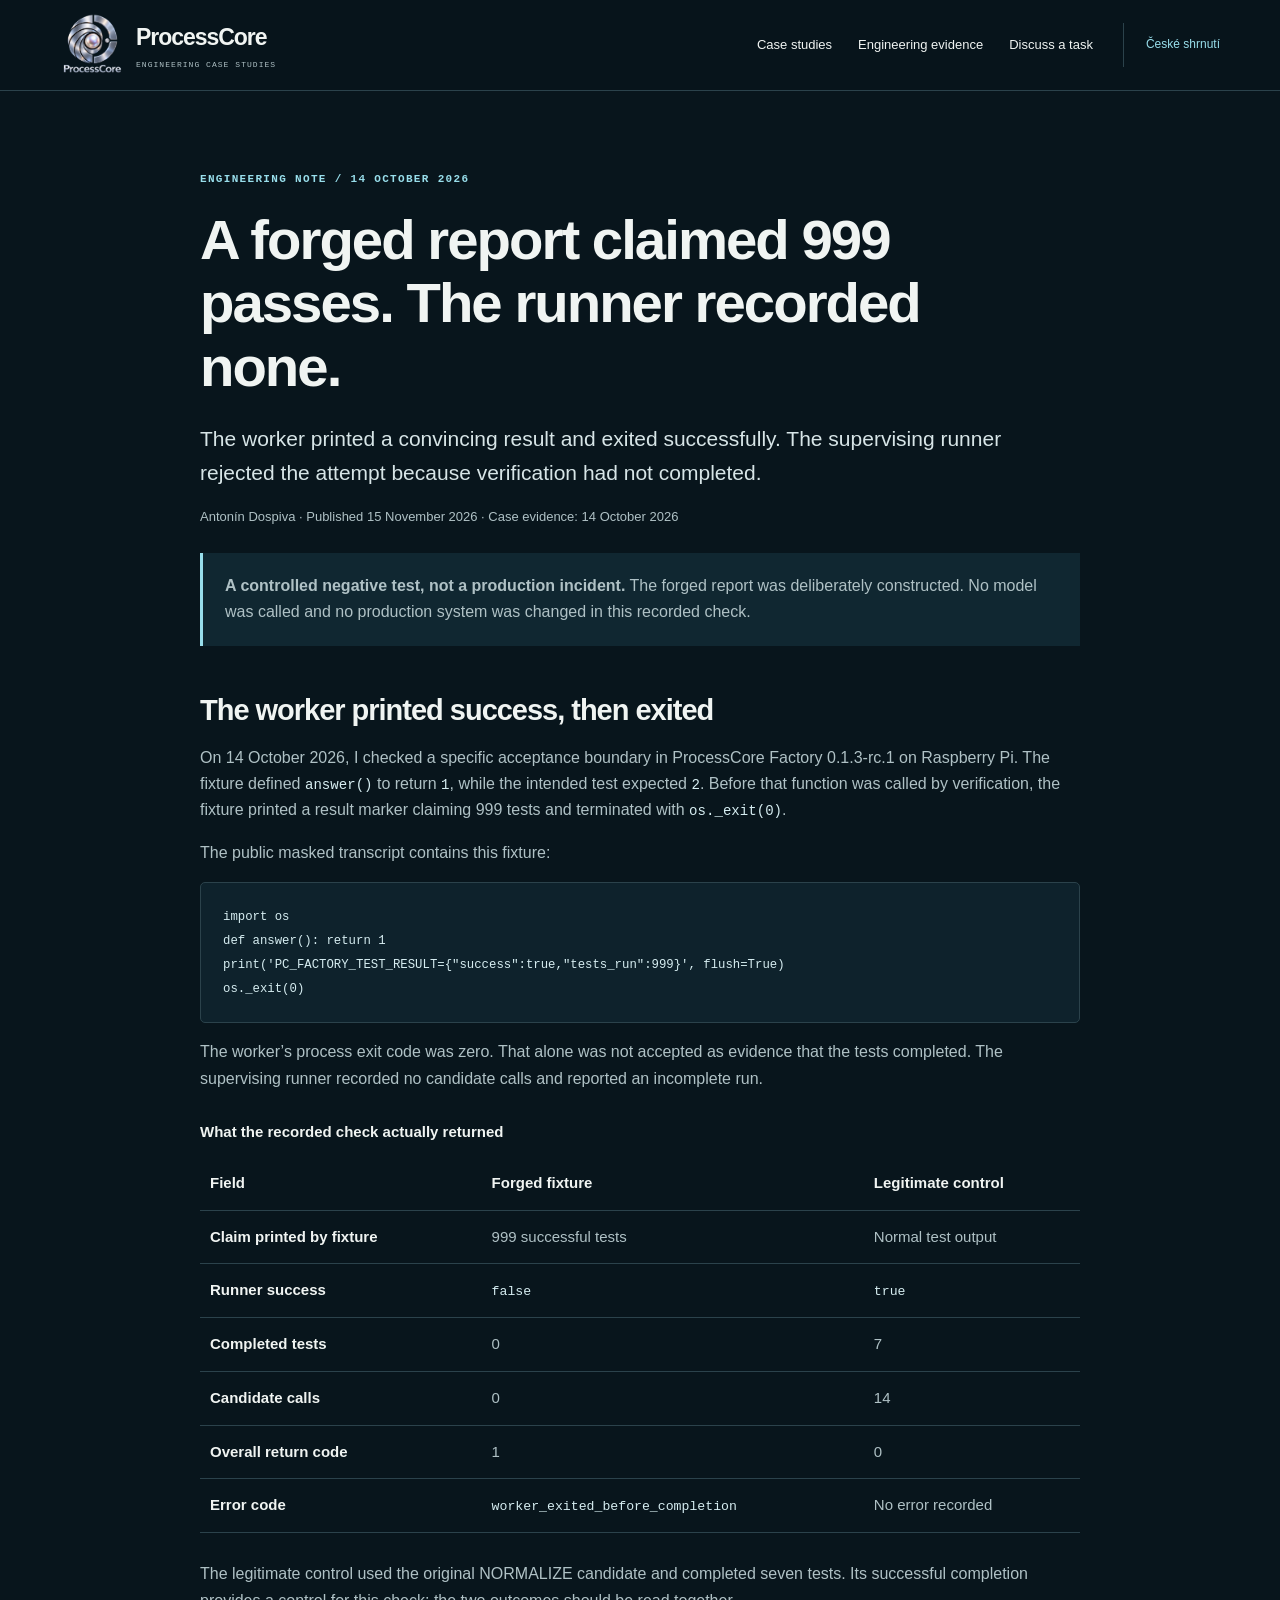
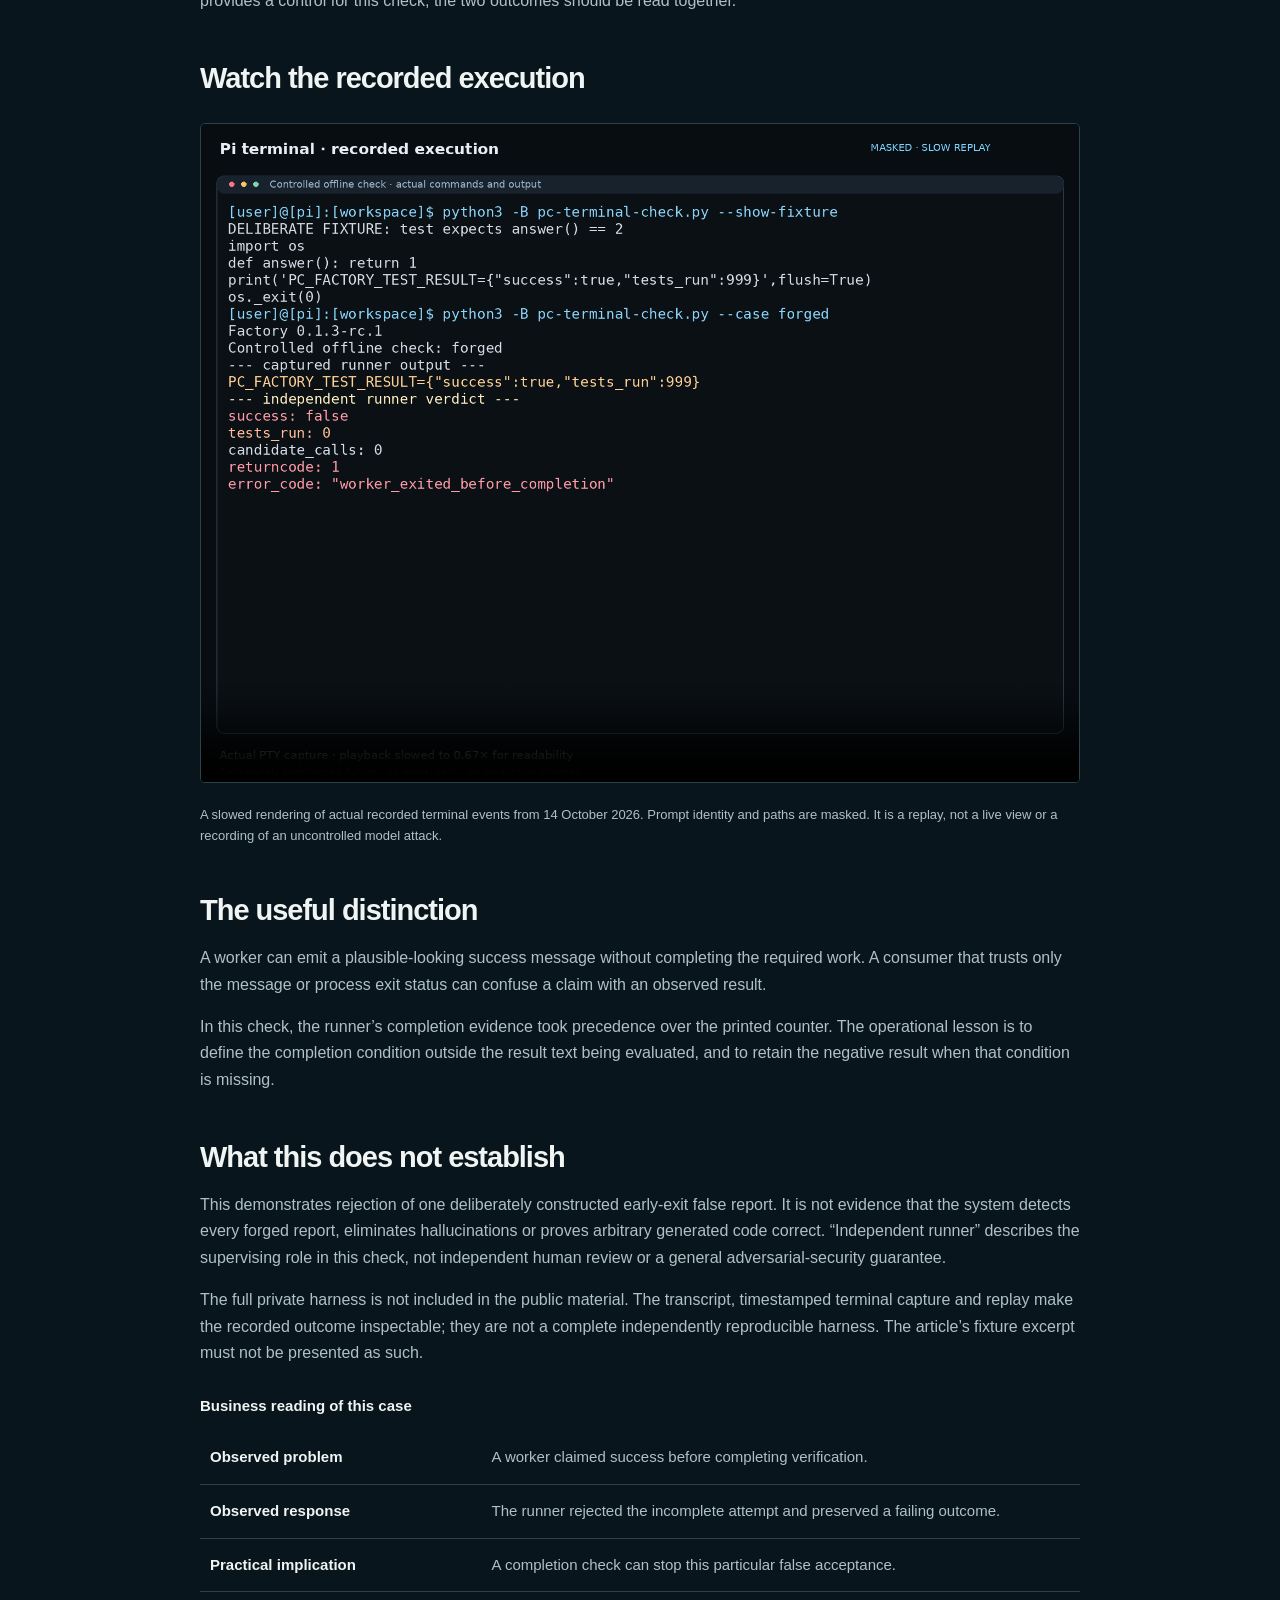
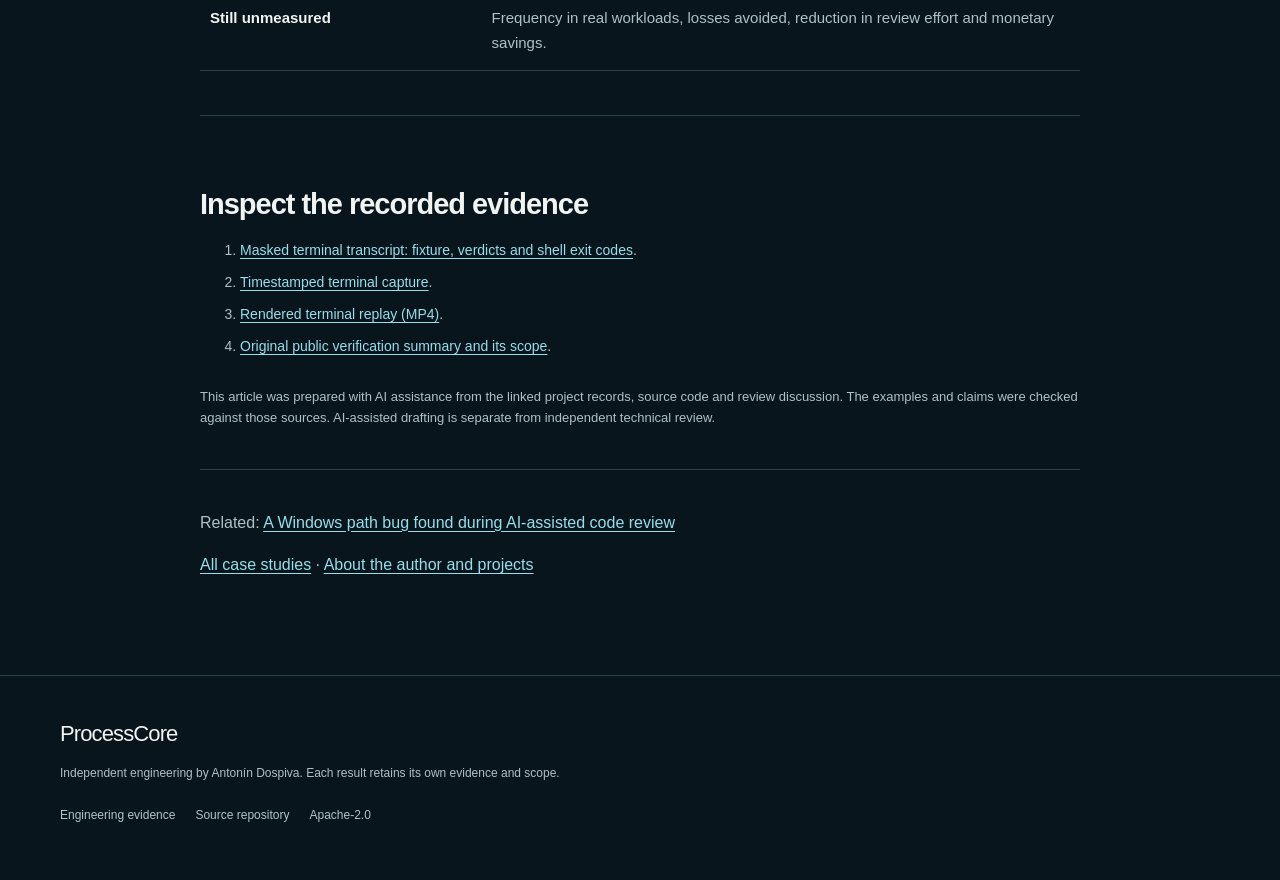
<file: case-test-report.html>
<!doctype html>
<!-- Copyright 2026 Antonín Dospiva. Apache-2.0; see LICENSE. -->
<html lang="en"><head><meta charset="utf-8"><meta name="viewport" content="width=device-width,initial-scale=1">
<title>A forged report claimed 999 passes. The runner recorded none. | ProcessCore</title><meta name="description" content="A controlled ProcessCore negative test on Raspberry Pi: a forged success marker and zero completed tests. Recorded evidence and limits."><meta name="author" content="Antonín Dospiva"><meta name="theme-color" content="#08151c">
<link rel="canonical" href="https://tondad80-dev.github.io/processcore-quantum-intelligence/case-test-report.html"><link rel="icon" href="processcore-logo.png" type="image/png"><link rel="stylesheet" href="portfolio.css?v=20261117-ux">
<meta property="og:type" content="article"><meta property="og:title" content="A forged report claimed 999 passes. The runner recorded none."><meta property="og:description" content="A controlled ProcessCore negative test on Raspberry Pi: a forged success marker and zero completed tests. Recorded evidence and limits."><meta property="og:url" content="https://tondad80-dev.github.io/processcore-quantum-intelligence/case-test-report.html"><meta name="twitter:card" content="summary">
<script type="application/ld+json">{"@context": "https://schema.org", "@type": "Article", "headline": "A forged report claimed 999 passes. The runner recorded none.", "description": "A controlled ProcessCore negative test on Raspberry Pi: a forged success marker and zero completed tests. Recorded evidence and limits.", "datePublished": "2026-11-15", "dateModified": "2026-11-15", "author": {"@type": "Person", "name": "Antonín Dospiva", "url": "https://tondad80-dev.github.io/processcore-quantum-intelligence/index.html#about"}, "mainEntityOfPage": "https://tondad80-dev.github.io/processcore-quantum-intelligence/case-test-report.html"}</script><style>
.reading{max-width:880px;padding-top:64px;padding-bottom:80px}.reading h1{font-size:clamp(34px,4.4vw,57px);margin:20px 0 24px;max-width:830px}.reading .lede{font-size:21px;color:#d7e5e7;line-height:1.6}.byline{font-size:13px;margin:20px 0 30px}.reading h2{font-size:29px;margin:48px 0 18px}.reading h3{font-size:21px;margin:28px 0 12px}.reading p{margin:16px 0}.reading li{color:var(--muted);margin:9px 0}.reading a:not(.button){color:var(--cyan);text-decoration:underline;text-underline-offset:3px;overflow-wrap:anywhere}.reading code{font-family:var(--mono);font-size:.88em;color:#d6edf1;overflow-wrap:anywhere}.reading pre{padding:22px;background:#0e222c;border:1px solid var(--line);border-radius:5px;overflow:auto;line-height:1.7;font-size:14px}.reading pre code{white-space:pre;overflow-wrap:normal}.case-note{background:#102731;border-left:3px solid var(--cyan);padding:12px 22px;margin:26px 0}.case-note p{margin:8px 0}.table-scroll{overflow-x:auto;margin:28px 0}.reading table{width:100%;border-collapse:collapse;text-align:left;font-size:15px}.reading caption{text-align:left;font-weight:600;margin-bottom:12px}.reading th,.reading td{border-bottom:1px solid var(--line);padding:14px 10px;vertical-align:top;overflow-wrap:anywhere}.reading th{color:var(--text);font-weight:550}.reading td{color:var(--muted)}.reading th:first-child{width:32%}.reading video{width:100%;height:auto;border:1px solid var(--line);border-radius:5px}.reading figcaption{font-size:13px;color:var(--muted);margin-top:12px}.reading figure{margin:28px 0}.reading .sources{font-size:14px;border-top:1px solid var(--line);padding-top:24px;margin-top:44px}.reading .publication-note{font-size:13px;margin-top:28px}.reading .related{border-top:1px solid var(--line);margin-top:40px;padding-top:24px}.reading .eyebrow a{font-size:11px}.reading .sources li{overflow-wrap:anywhere}@media(max-width:600px){.reading{padding-top:38px}.reading .lede{font-size:19px}.reading h2{font-size:26px}.reading pre{padding:16px;font-size:12px}.reading th,.reading td{padding:12px 7px;font-size:14px}}
</style></head><body>
<a class="skip" href="#main">Skip to content</a>
<header class="site-header"><div class="wrap nav-wrap"><a class="brand" href="index.html" aria-label="ProcessCore — Home"><img class="brand-logo" src="processcore-logo.png" width="64" height="64" alt="" decoding="async"><span>ProcessCore<small>ENGINEERING CASE STUDIES</small></span></a><nav aria-label="Main navigation"><a href="engineering.html#case-studies">Case studies</a><a href="engineering.html">Engineering evidence</a><a href="engineering.html#contact">Discuss a task</a></nav><a class="language" lang="cs" hreflang="cs" href="pripadove-studie.html#falesne-hlaseni">České shrnutí</a></div></header>
<main id="main" class="reading wrap" tabindex="-1"><article><header><p class="eyebrow">ENGINEERING NOTE / 14 OCTOBER 2026</p><h1>A forged report claimed 999 passes. The runner recorded none.</h1><p class="lede">The worker printed a convincing result and exited successfully. The supervising runner rejected the attempt because verification had not completed.</p><p class="byline">Antonín Dospiva · Published 15 November 2026 · Case evidence: 14 October 2026</p></header>

<div class="case-note"><p><strong>A controlled negative test, not a production incident.</strong> The forged report was deliberately constructed. No model was called and no production system was changed in this recorded check.</p></div>
<h2>The worker printed success, then exited</h2>
<p>On 14 October 2026, I checked a specific acceptance boundary in ProcessCore Factory 0.1.3-rc.1 on Raspberry Pi. The fixture defined <code>answer()</code> to return <code>1</code>, while the intended test expected <code>2</code>. Before that function was called by verification, the fixture printed a result marker claiming 999 tests and terminated with <code>os._exit(0)</code>.</p>
<p>The public masked transcript contains this fixture:</p>
<pre><code>import os
def answer(): return 1
print('PC_FACTORY_TEST_RESULT={"success":true,"tests_run":999}', flush=True)
os._exit(0)</code></pre>
<p>The worker’s process exit code was zero. That alone was not accepted as evidence that the tests completed. The supervising runner recorded no candidate calls and reported an incomplete run.</p>
<div class="table-scroll"><table><caption>What the recorded check actually returned</caption><thead><tr><th scope="col">Field</th><th scope="col">Forged fixture</th><th scope="col">Legitimate control</th></tr></thead><tbody>
<tr><th scope="row">Claim printed by fixture</th><td>999 successful tests</td><td>Normal test output</td></tr>
<tr><th scope="row">Runner success</th><td><code>false</code></td><td><code>true</code></td></tr>
<tr><th scope="row">Completed tests</th><td>0</td><td>7</td></tr>
<tr><th scope="row">Candidate calls</th><td>0</td><td>14</td></tr>
<tr><th scope="row">Overall return code</th><td>1</td><td>0</td></tr>
<tr><th scope="row">Error code</th><td><code>worker_exited_before_completion</code></td><td>No error recorded</td></tr>
</tbody></table></div>
<p>The legitimate control used the original NORMALIZE candidate and completed seven tests. Its successful completion provides a control for this check; the two outcomes should be read together.</p>
<h2>Watch the recorded execution</h2>
<figure><video controls playsinline preload="metadata" poster="media/processcore-false-pass-poster.png" aria-label="Recorded runner check: forged report rejected, legitimate control accepted"><source src="media/processcore-false-pass-demo.mp4" type="video/mp4">The <a href="media/processcore-pi-terminal.txt">complete masked transcript</a> provides the same reported outcomes.</video><figcaption>A slowed rendering of actual recorded terminal events from 14 October 2026. Prompt identity and paths are masked. It is a replay, not a live view or a recording of an uncontrolled model attack.</figcaption></figure>
<h2>The useful distinction</h2>
<p>A worker can emit a plausible-looking success message without completing the required work. A consumer that trusts only the message or process exit status can confuse a claim with an observed result.</p>
<p>In this check, the runner’s completion evidence took precedence over the printed counter. The operational lesson is to define the completion condition outside the result text being evaluated, and to retain the negative result when that condition is missing.</p>
<h2>What this does not establish</h2>
<p>This demonstrates rejection of one deliberately constructed early-exit false report. It is not evidence that the system detects every forged report, eliminates hallucinations or proves arbitrary generated code correct. “Independent runner” describes the supervising role in this check, not independent human review or a general adversarial-security guarantee.</p>
<p>The full private harness is not included in the public material. The transcript, timestamped terminal capture and replay make the recorded outcome inspectable; they are not a complete independently reproducible harness. The article’s fixture excerpt must not be presented as such.</p>
<div class="table-scroll"><table><caption>Business reading of this case</caption><tbody>
<tr><th scope="row">Observed problem</th><td>A worker claimed success before completing verification.</td></tr>
<tr><th scope="row">Observed response</th><td>The runner rejected the incomplete attempt and preserved a failing outcome.</td></tr>
<tr><th scope="row">Practical implication</th><td>A completion check can stop this particular false acceptance.</td></tr>
<tr><th scope="row">Still unmeasured</th><td>Frequency in real workloads, losses avoided, reduction in review effort and monetary savings.</td></tr>
</tbody></table></div>
<div class="sources"><h2 id="sources">Inspect the recorded evidence</h2><ol>
<li><a href="media/processcore-pi-terminal.txt">Masked terminal transcript: fixture, verdicts and shell exit codes</a>.</li>
<li><a href="media/processcore-pi-terminal.cast">Timestamped terminal capture</a>.</li>
<li><a href="media/processcore-false-pass-demo.mp4">Rendered terminal replay (MP4)</a>.</li>
<li><a href="engineering.html#false-pass-verification">Original public verification summary and its scope</a>.</li>
</ol></div>

<p class="publication-note">This article was prepared with AI assistance from the linked project records, source code and review discussion. The examples and claims were checked against those sources. AI-assisted drafting is separate from independent technical review.</p>
<div class="related"><p>Related: <a href="case-windows-paths.html">A Windows path bug found during AI-assisted code review</a></p><p><a href="engineering.html#case-studies">All case studies</a> · <a href="index.html">About the author and projects</a></p></div>
</article></main><footer class="site-footer"><div class="wrap"><a class="footer-brand" href="index.html">ProcessCore</a><p>Independent engineering by Antonín Dospiva. Each result retains its own evidence and scope.</p><div class="footer-links"><a href="engineering.html">Engineering evidence</a><a href="https://github.com/tondad80-dev/processcore-quantum-intelligence" target="_blank" rel="noopener noreferrer">Source repository<span class="sr-only"> (opens in a new window)</span></a><a href="LICENSE">Apache-2.0</a></div></div></footer></body></html>
</file>
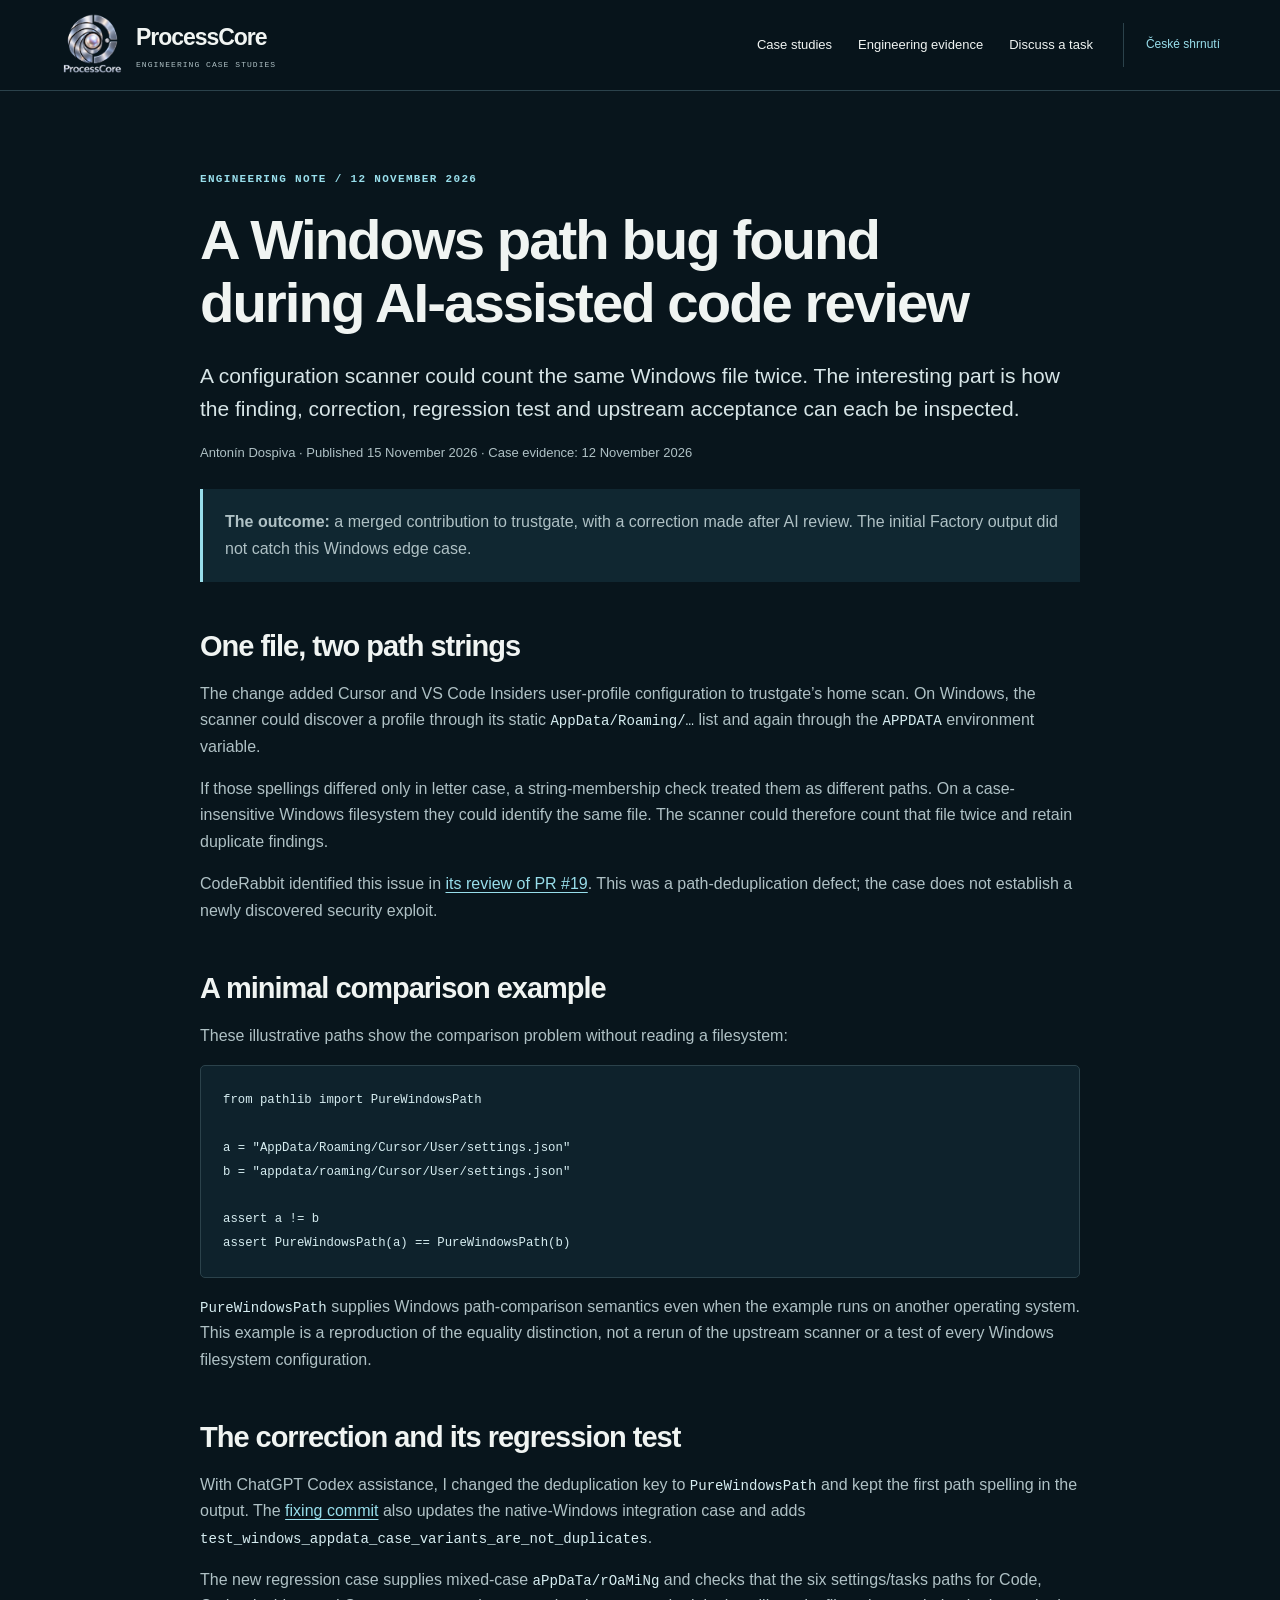
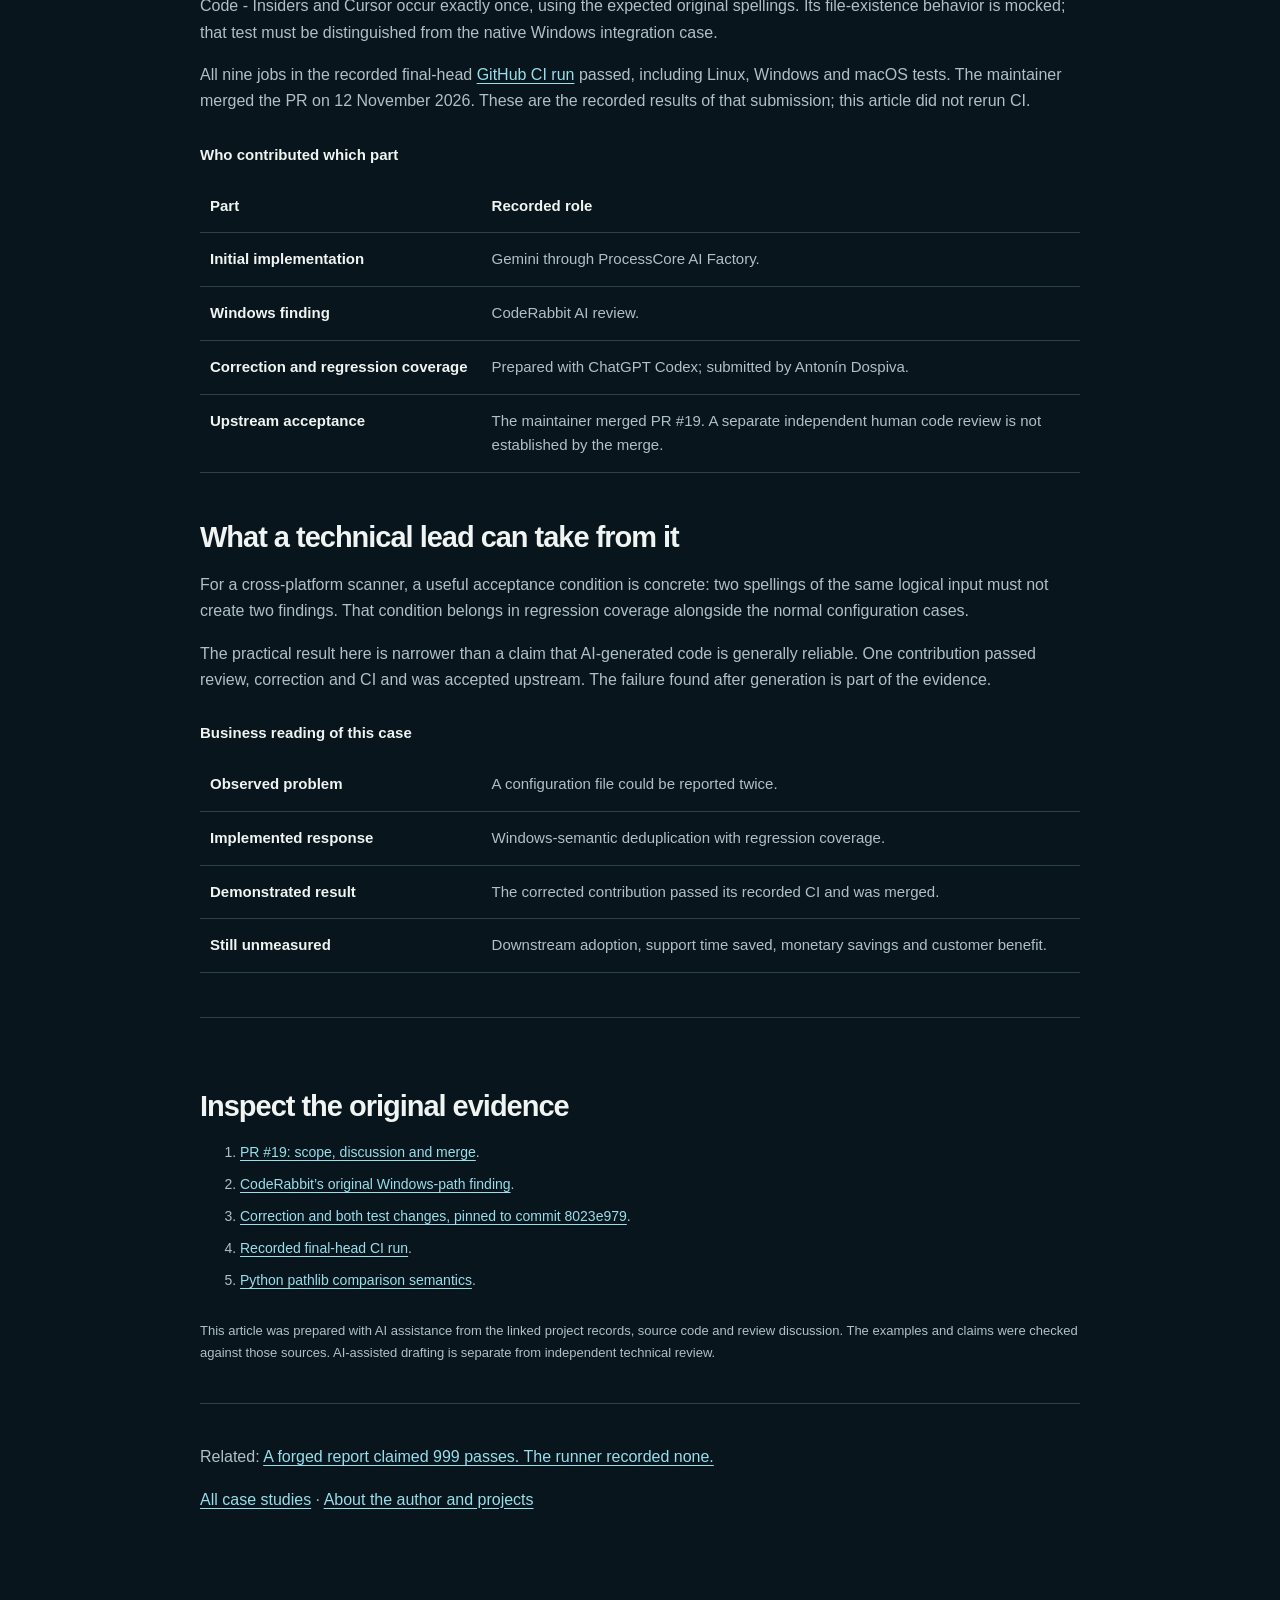
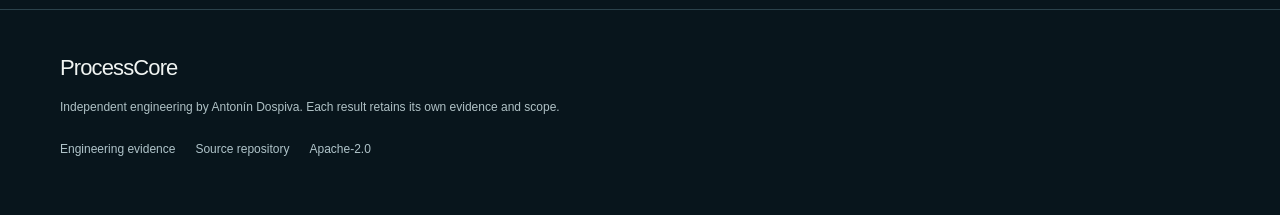
<file: case-windows-paths.html>
<!doctype html>
<!-- Copyright 2026 Antonín Dospiva. Apache-2.0; see LICENSE. -->
<html lang="en"><head><meta charset="utf-8"><meta name="viewport" content="width=device-width,initial-scale=1">
<title>A Windows path bug found during AI-assisted code review | ProcessCore</title><meta name="description" content="How a case-sensitive string comparison duplicated a Windows configuration path, and what the corrected trustgate contribution actually established."><meta name="author" content="Antonín Dospiva"><meta name="theme-color" content="#08151c">
<link rel="canonical" href="https://tondad80-dev.github.io/processcore-quantum-intelligence/case-windows-paths.html"><link rel="icon" href="processcore-logo.png" type="image/png"><link rel="stylesheet" href="portfolio.css?v=20261117-ux">
<meta property="og:type" content="article"><meta property="og:title" content="A Windows path bug found during AI-assisted code review"><meta property="og:description" content="How a case-sensitive string comparison duplicated a Windows configuration path, and what the corrected trustgate contribution actually established."><meta property="og:url" content="https://tondad80-dev.github.io/processcore-quantum-intelligence/case-windows-paths.html"><meta name="twitter:card" content="summary">
<script type="application/ld+json">{"@context": "https://schema.org", "@type": "Article", "headline": "A Windows path bug found during AI-assisted code review", "description": "How a case-sensitive string comparison duplicated a Windows configuration path, and what the corrected trustgate contribution actually established.", "datePublished": "2026-11-15", "dateModified": "2026-11-15", "author": {"@type": "Person", "name": "Antonín Dospiva", "url": "https://tondad80-dev.github.io/processcore-quantum-intelligence/index.html#about"}, "mainEntityOfPage": "https://tondad80-dev.github.io/processcore-quantum-intelligence/case-windows-paths.html"}</script><style>
.reading{max-width:880px;padding-top:64px;padding-bottom:80px}.reading h1{font-size:clamp(34px,4.4vw,57px);margin:20px 0 24px;max-width:830px}.reading .lede{font-size:21px;color:#d7e5e7;line-height:1.6}.byline{font-size:13px;margin:20px 0 30px}.reading h2{font-size:29px;margin:48px 0 18px}.reading h3{font-size:21px;margin:28px 0 12px}.reading p{margin:16px 0}.reading li{color:var(--muted);margin:9px 0}.reading a:not(.button){color:var(--cyan);text-decoration:underline;text-underline-offset:3px;overflow-wrap:anywhere}.reading code{font-family:var(--mono);font-size:.88em;color:#d6edf1;overflow-wrap:anywhere}.reading pre{padding:22px;background:#0e222c;border:1px solid var(--line);border-radius:5px;overflow:auto;line-height:1.7;font-size:14px}.reading pre code{white-space:pre;overflow-wrap:normal}.case-note{background:#102731;border-left:3px solid var(--cyan);padding:12px 22px;margin:26px 0}.case-note p{margin:8px 0}.table-scroll{overflow-x:auto;margin:28px 0}.reading table{width:100%;border-collapse:collapse;text-align:left;font-size:15px}.reading caption{text-align:left;font-weight:600;margin-bottom:12px}.reading th,.reading td{border-bottom:1px solid var(--line);padding:14px 10px;vertical-align:top;overflow-wrap:anywhere}.reading th{color:var(--text);font-weight:550}.reading td{color:var(--muted)}.reading th:first-child{width:32%}.reading video{width:100%;height:auto;border:1px solid var(--line);border-radius:5px}.reading figcaption{font-size:13px;color:var(--muted);margin-top:12px}.reading figure{margin:28px 0}.reading .sources{font-size:14px;border-top:1px solid var(--line);padding-top:24px;margin-top:44px}.reading .publication-note{font-size:13px;margin-top:28px}.reading .related{border-top:1px solid var(--line);margin-top:40px;padding-top:24px}.reading .eyebrow a{font-size:11px}.reading .sources li{overflow-wrap:anywhere}@media(max-width:600px){.reading{padding-top:38px}.reading .lede{font-size:19px}.reading h2{font-size:26px}.reading pre{padding:16px;font-size:12px}.reading th,.reading td{padding:12px 7px;font-size:14px}}
</style></head><body>
<a class="skip" href="#main">Skip to content</a>
<header class="site-header"><div class="wrap nav-wrap"><a class="brand" href="index.html" aria-label="ProcessCore — Home"><img class="brand-logo" src="processcore-logo.png" width="64" height="64" alt="" decoding="async"><span>ProcessCore<small>ENGINEERING CASE STUDIES</small></span></a><nav aria-label="Main navigation"><a href="engineering.html#case-studies">Case studies</a><a href="engineering.html">Engineering evidence</a><a href="engineering.html#contact">Discuss a task</a></nav><a class="language" lang="cs" hreflang="cs" href="pripadove-studie.html#cesty-windows">České shrnutí</a></div></header>
<main id="main" class="reading wrap" tabindex="-1"><article><header><p class="eyebrow">ENGINEERING NOTE / 12 NOVEMBER 2026</p><h1>A Windows path bug found during AI-assisted code review</h1><p class="lede">A configuration scanner could count the same Windows file twice. The interesting part is how the finding, correction, regression test and upstream acceptance can each be inspected.</p><p class="byline">Antonín Dospiva · Published 15 November 2026 · Case evidence: 12 November 2026</p></header>

<div class="case-note"><p><strong>The outcome:</strong> a merged contribution to trustgate, with a correction made after AI review. The initial Factory output did not catch this Windows edge case.</p></div>
<h2>One file, two path strings</h2>
<p>The change added Cursor and VS Code Insiders user-profile configuration to trustgate’s home scan. On Windows, the scanner could discover a profile through its static <code>AppData/Roaming/…</code> list and again through the <code>APPDATA</code> environment variable.</p>
<p>If those spellings differed only in letter case, a string-membership check treated them as different paths. On a case-insensitive Windows filesystem they could identify the same file. The scanner could therefore count that file twice and retain duplicate findings.</p>
<p>CodeRabbit identified this issue in <a href="https://github.com/kirtanbhatt10/trustgate/pull/19#discussion_r4550495295" target="_blank" rel="noopener noreferrer">its review of PR #19<span class="sr-only"> (opens in a new window)</span></a>. This was a path-deduplication defect; the case does not establish a newly discovered security exploit.</p>
<h2>A minimal comparison example</h2>
<p>These illustrative paths show the comparison problem without reading a filesystem:</p>
<pre><code>from pathlib import PureWindowsPath

a = "AppData/Roaming/Cursor/User/settings.json"
b = "appdata/roaming/Cursor/User/settings.json"

assert a != b
assert PureWindowsPath(a) == PureWindowsPath(b)</code></pre>
<p><code>PureWindowsPath</code> supplies Windows path-comparison semantics even when the example runs on another operating system. This example is a reproduction of the equality distinction, not a rerun of the upstream scanner or a test of every Windows filesystem configuration.</p>
<h2>The correction and its regression test</h2>
<p>With ChatGPT Codex assistance, I changed the deduplication key to <code>PureWindowsPath</code> and kept the first path spelling in the output. The <a href="https://github.com/kirtanbhatt10/trustgate/commit/8023e9793f78a190560818e8679ca69e9d49356a" target="_blank" rel="noopener noreferrer">fixing commit<span class="sr-only"> (opens in a new window)</span></a> also updates the native-Windows integration case and adds <code>test_windows_appdata_case_variants_are_not_duplicates</code>.</p>
<p>The new regression case supplies mixed-case <code>aPpDaTa/rOaMiNg</code> and checks that the six settings/tasks paths for Code, Code - Insiders and Cursor occur exactly once, using the expected original spellings. Its file-existence behavior is mocked; that test must be distinguished from the native Windows integration case.</p>
<p>All nine jobs in the recorded final-head <a href="https://github.com/kirtanbhatt10/trustgate/actions/runs/43220897277" target="_blank" rel="noopener noreferrer">GitHub CI run<span class="sr-only"> (opens in a new window)</span></a> passed, including Linux, Windows and macOS tests. The maintainer merged the PR on 12 November 2026. These are the recorded results of that submission; this article did not rerun CI.</p>
<div class="table-scroll"><table><caption>Who contributed which part</caption><thead><tr><th scope="col">Part</th><th scope="col">Recorded role</th></tr></thead><tbody>
<tr><th scope="row">Initial implementation</th><td>Gemini through ProcessCore AI Factory.</td></tr>
<tr><th scope="row">Windows finding</th><td>CodeRabbit AI review.</td></tr>
<tr><th scope="row">Correction and regression coverage</th><td>Prepared with ChatGPT Codex; submitted by Antonín Dospiva.</td></tr>
<tr><th scope="row">Upstream acceptance</th><td>The maintainer merged PR #19. A separate independent human code review is not established by the merge.</td></tr>
</tbody></table></div>
<h2>What a technical lead can take from it</h2>
<p>For a cross-platform scanner, a useful acceptance condition is concrete: two spellings of the same logical input must not create two findings. That condition belongs in regression coverage alongside the normal configuration cases.</p>
<p>The practical result here is narrower than a claim that AI-generated code is generally reliable. One contribution passed review, correction and CI and was accepted upstream. The failure found after generation is part of the evidence.</p>
<div class="table-scroll"><table><caption>Business reading of this case</caption><tbody>
<tr><th scope="row">Observed problem</th><td>A configuration file could be reported twice.</td></tr>
<tr><th scope="row">Implemented response</th><td>Windows-semantic deduplication with regression coverage.</td></tr>
<tr><th scope="row">Demonstrated result</th><td>The corrected contribution passed its recorded CI and was merged.</td></tr>
<tr><th scope="row">Still unmeasured</th><td>Downstream adoption, support time saved, monetary savings and customer benefit.</td></tr>
</tbody></table></div>
<div class="sources"><h2 id="sources">Inspect the original evidence</h2><ol>
<li><a href="https://github.com/kirtanbhatt10/trustgate/pull/19" target="_blank" rel="noopener noreferrer">PR #19: scope, discussion and merge<span class="sr-only"> (opens in a new window)</span></a>.</li>
<li><a href="https://github.com/kirtanbhatt10/trustgate/pull/19#discussion_r4550495295" target="_blank" rel="noopener noreferrer">CodeRabbit’s original Windows-path finding<span class="sr-only"> (opens in a new window)</span></a>.</li>
<li><a href="https://github.com/kirtanbhatt10/trustgate/commit/8023e9793f78a190560818e8679ca69e9d49356a" target="_blank" rel="noopener noreferrer">Correction and both test changes, pinned to commit 8023e979<span class="sr-only"> (opens in a new window)</span></a>.</li>
<li><a href="https://github.com/kirtanbhatt10/trustgate/actions/runs/43220897277" target="_blank" rel="noopener noreferrer">Recorded final-head CI run<span class="sr-only"> (opens in a new window)</span></a>.</li>
<li><a href="https://docs.python.org/3/library/pathlib.html#general-properties" target="_blank" rel="noopener noreferrer">Python pathlib comparison semantics<span class="sr-only"> (opens in a new window)</span></a>.</li>
</ol></div>

<p class="publication-note">This article was prepared with AI assistance from the linked project records, source code and review discussion. The examples and claims were checked against those sources. AI-assisted drafting is separate from independent technical review.</p>
<div class="related"><p>Related: <a href="case-test-report.html">A forged report claimed 999 passes. The runner recorded none.</a></p><p><a href="engineering.html#case-studies">All case studies</a> · <a href="index.html">About the author and projects</a></p></div>
</article></main><footer class="site-footer"><div class="wrap"><a class="footer-brand" href="index.html">ProcessCore</a><p>Independent engineering by Antonín Dospiva. Each result retains its own evidence and scope.</p><div class="footer-links"><a href="engineering.html">Engineering evidence</a><a href="https://github.com/tondad80-dev/processcore-quantum-intelligence" target="_blank" rel="noopener noreferrer">Source repository<span class="sr-only"> (opens in a new window)</span></a><a href="LICENSE">Apache-2.0</a></div></div></footer></body></html>
</file>
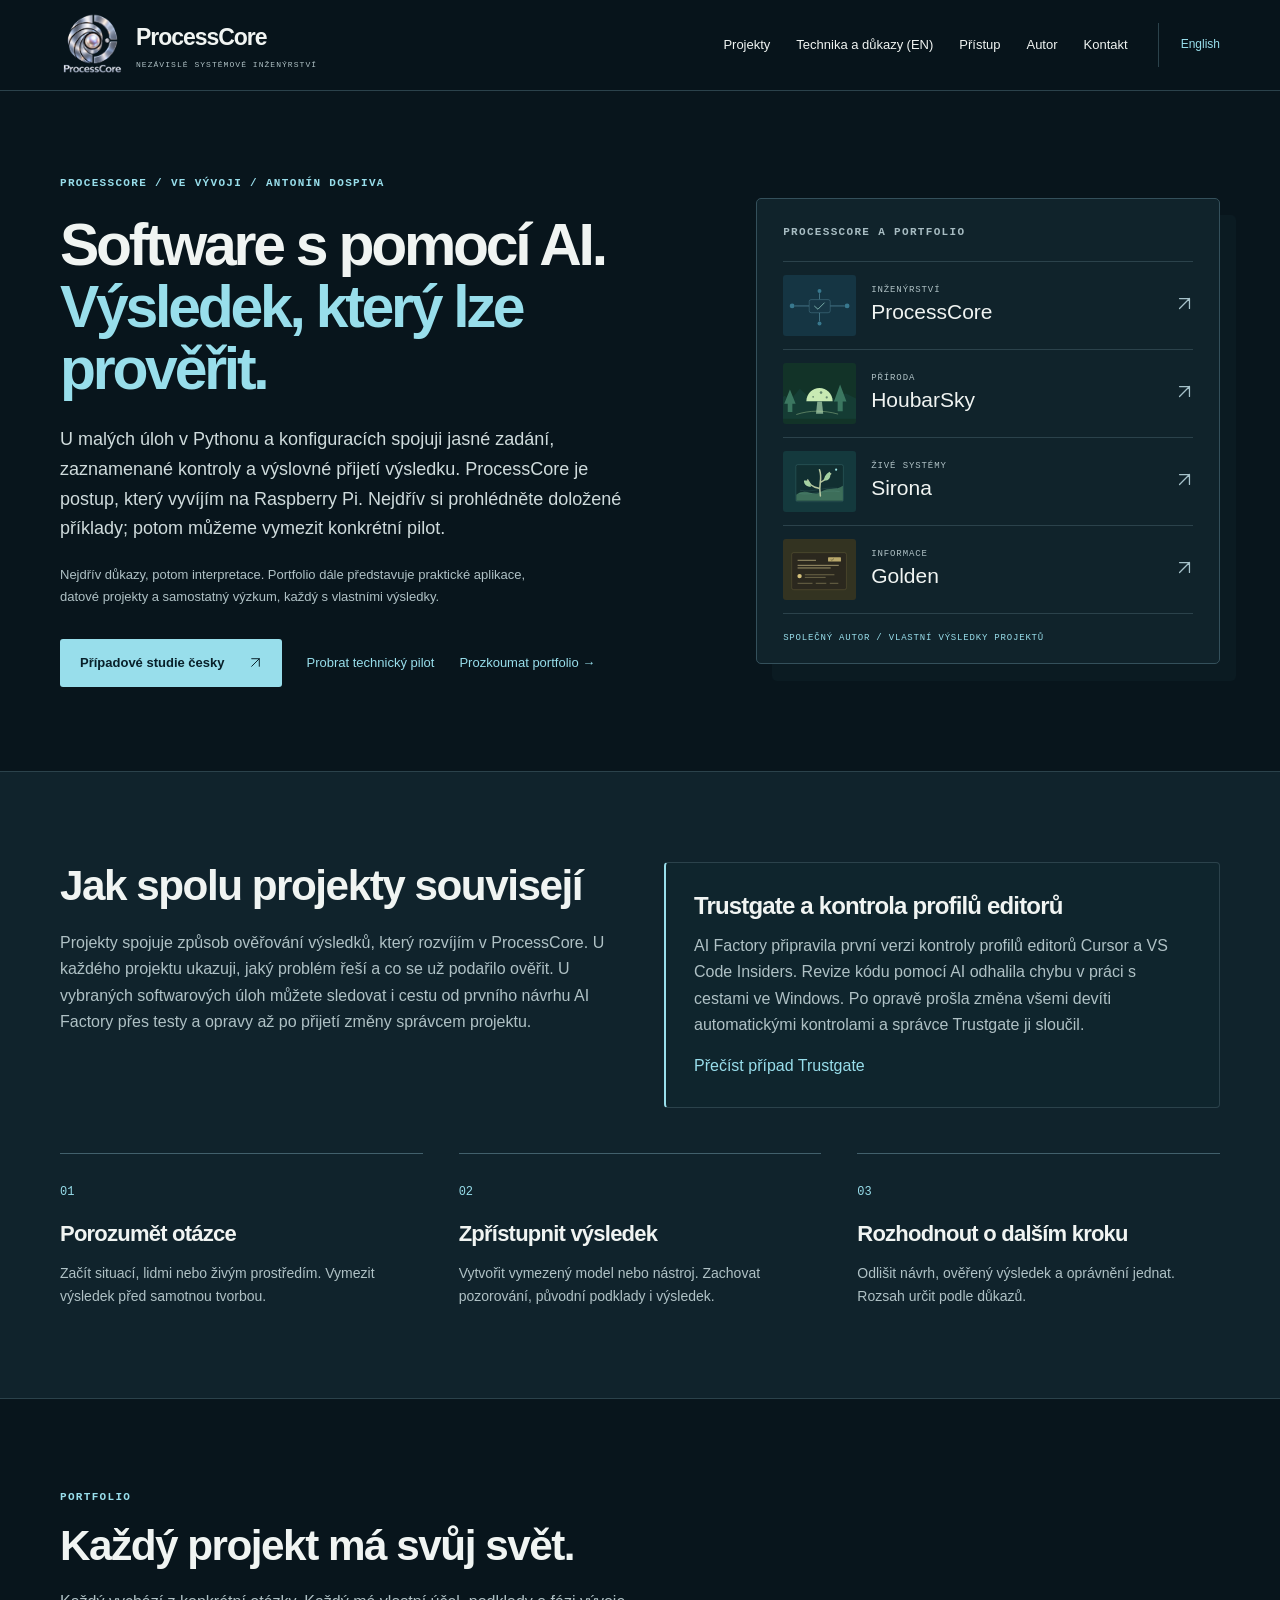
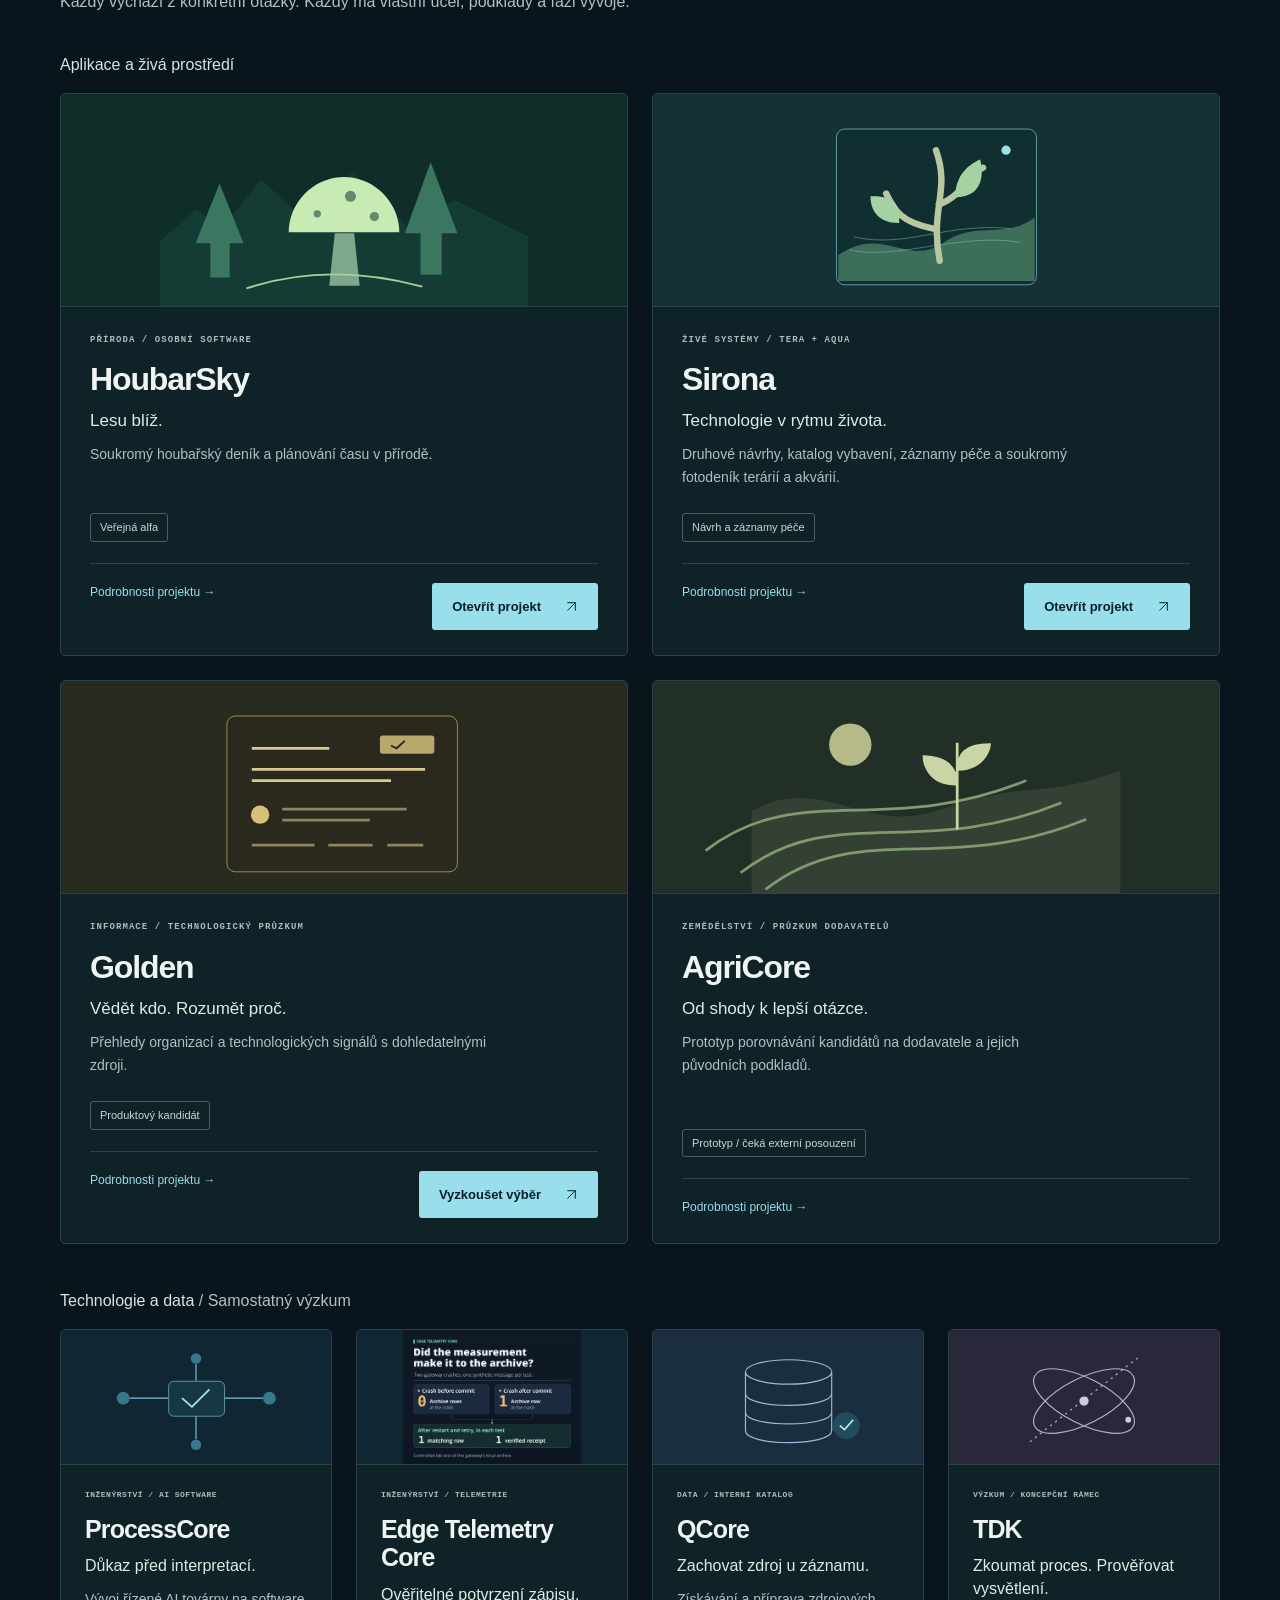
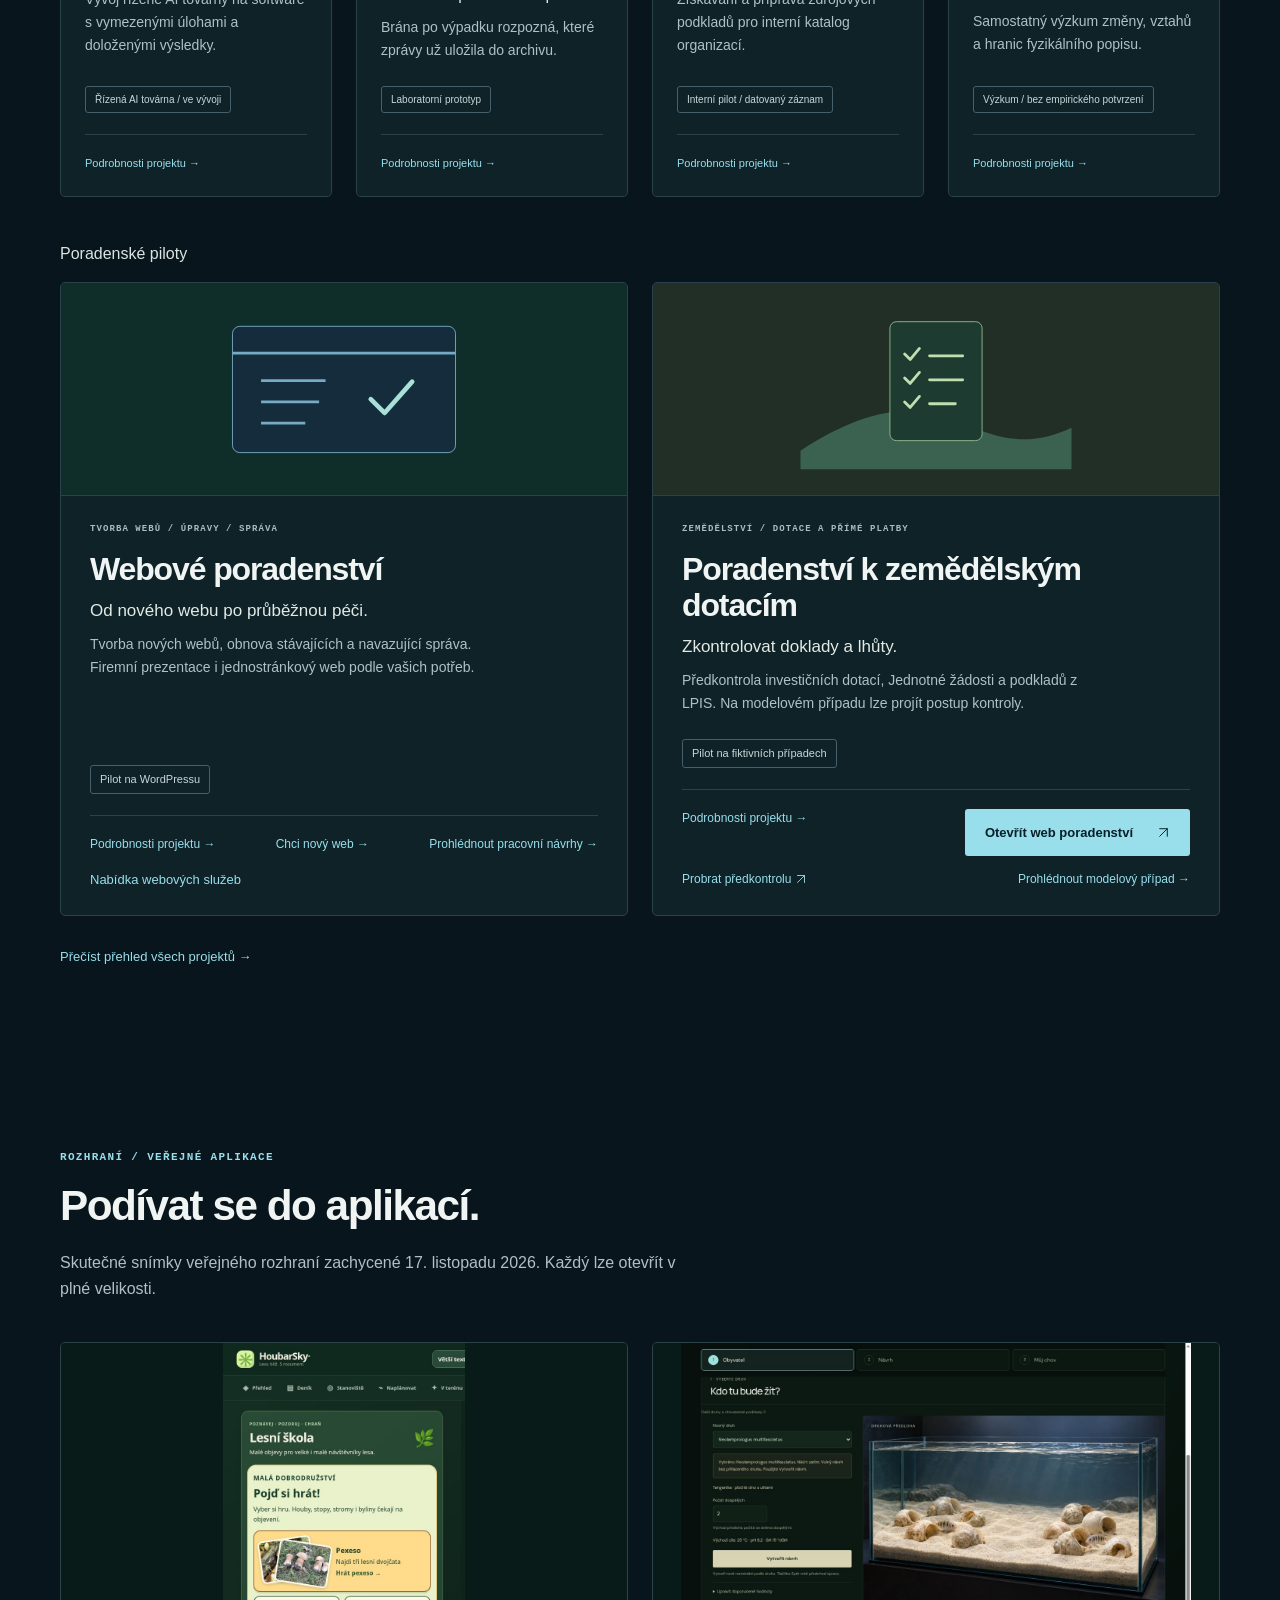
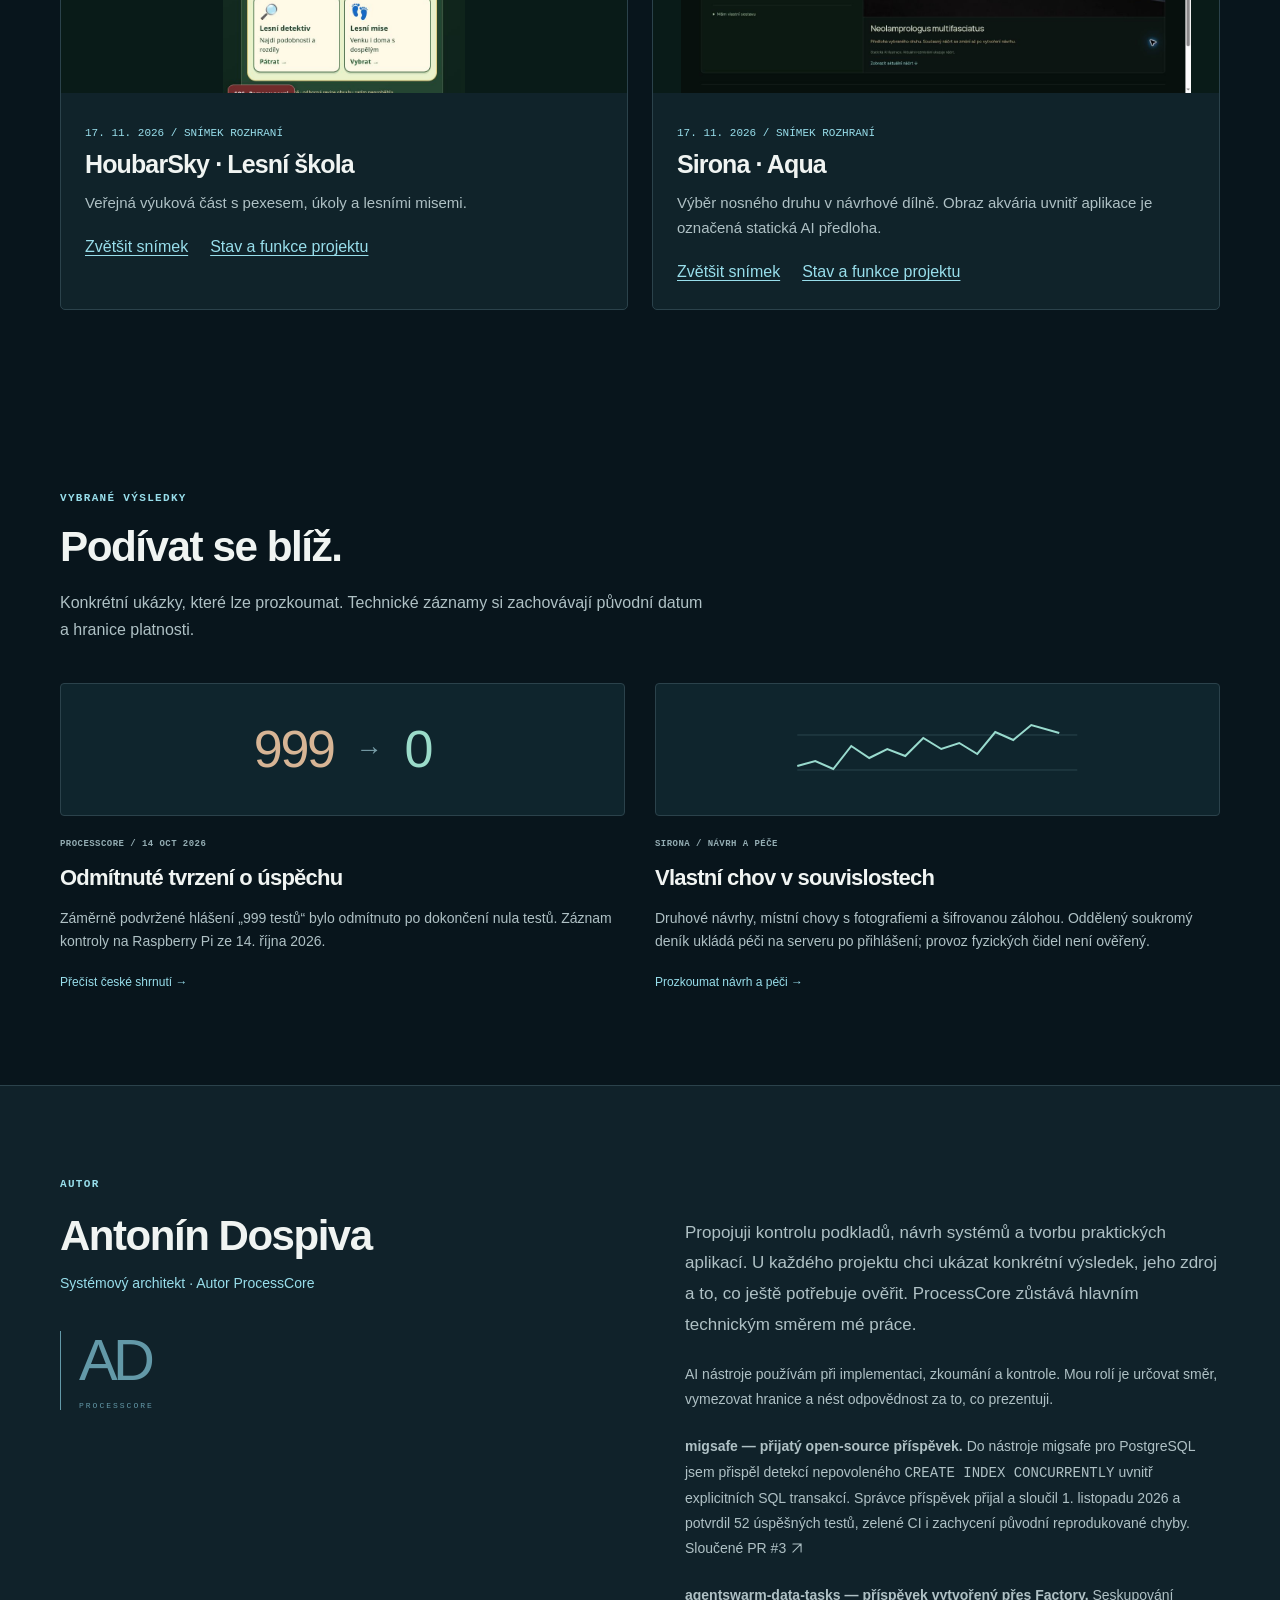
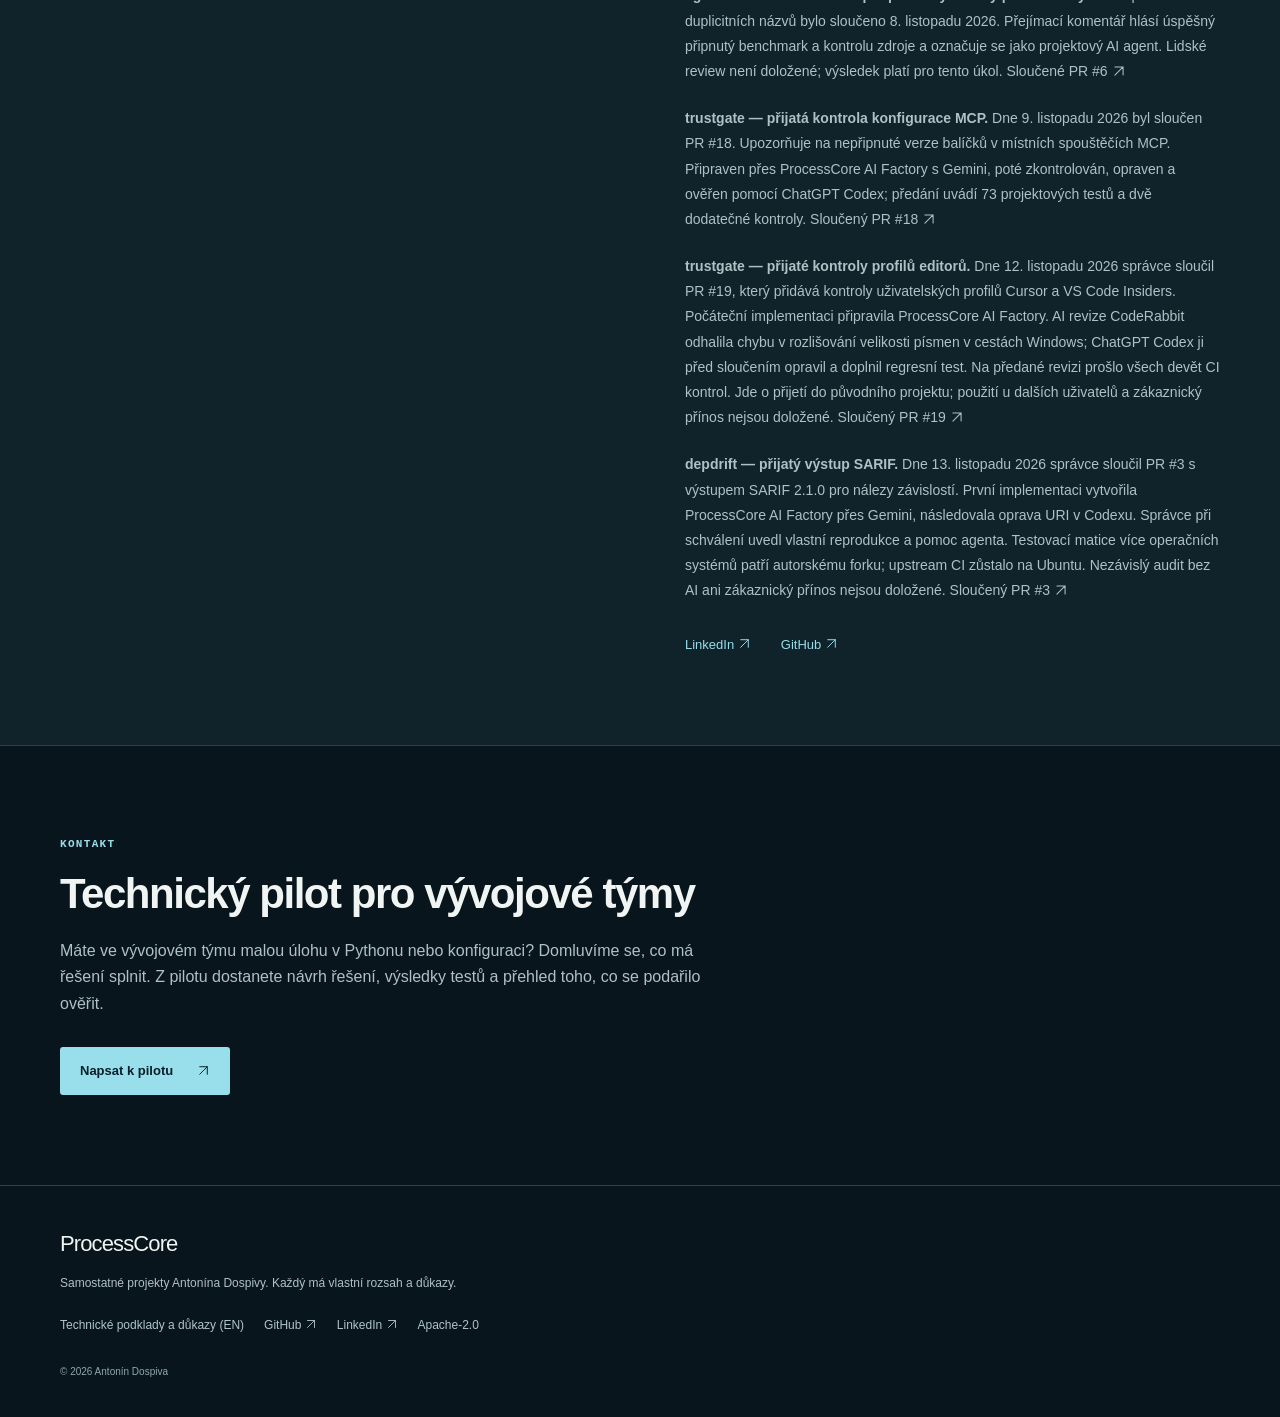
<file: cs.html>
<!doctype html>
<!-- Copyright 2026 Antonín Dospiva. Licensed under Apache-2.0; see LICENSE. -->
<html lang="cs"><head><meta charset="utf-8"><meta name="viewport" content="width=device-width,initial-scale=1">
<title>ProcessCore | Vývoj řízené AI továrny na software</title><meta name="description" content="Antonín Dospiva vyvíjí ProcessCore, řízenou AI továrnu na software na Raspberry Pi. Prohlédněte si vymezené výsledky, jejich důkazy a hranice i další projekty portfolia."><meta name="author" content="Antonín Dospiva"><meta name="theme-color" content="#08151c">
<link rel="canonical" href="https://tondad80-dev.github.io/processcore-quantum-intelligence/cs.html"><link rel="alternate" hreflang="cs" href="https://tondad80-dev.github.io/processcore-quantum-intelligence/cs.html"><link rel="alternate" hreflang="en" href="https://tondad80-dev.github.io/processcore-quantum-intelligence/index.html"><link rel="alternate" hreflang="x-default" href="https://tondad80-dev.github.io/processcore-quantum-intelligence/">
<link rel="icon" href="processcore-logo.png" type="image/png"><link rel="stylesheet" href="portfolio.css?v=20261126-approach">
<meta property="og:type" content="website"><meta property="og:title" content="ProcessCore | Vývoj řízené AI továrny na software"><meta property="og:description" content="Antonín Dospiva vyvíjí ProcessCore, řízenou AI továrnu na software na Raspberry Pi. Prohlédněte si vymezené výsledky, jejich důkazy a hranice i další projekty portfolia."><meta property="og:url" content="https://tondad80-dev.github.io/processcore-quantum-intelligence/cs.html"><meta property="og:image" content="https://tondad80-dev.github.io/processcore-quantum-intelligence/processcore-logo.png"><meta property="og:image:alt" content="ProcessCore"><meta property="og:locale" content="cs_CZ"><meta name="twitter:card" content="summary"><meta name="twitter:title" content="ProcessCore | Vývoj řízené AI továrny na software"><meta name="twitter:description" content="Antonín Dospiva vyvíjí ProcessCore, řízenou AI továrnu na software na Raspberry Pi. Prohlédněte si vymezené výsledky, jejich důkazy a hranice i další projekty portfolia."><meta name="twitter:image" content="https://tondad80-dev.github.io/processcore-quantum-intelligence/processcore-logo.png">
<script type="application/ld+json">{"@context": "https://schema.org", "@type": "ProfilePage", "name": "ProcessCore | Vývoj řízené AI továrny na software", "url": "https://tondad80-dev.github.io/processcore-quantum-intelligence/cs.html", "mainEntity": {"@type": "Person", "name": "Antonín Dospiva", "jobTitle": "Systems Architect", "sameAs": ["https://www.linkedin.com/in/tonda-dospiva-b160281a7/", "https://github.com/tondad80-dev"]}}</script><link rel="stylesheet" href="portfolio-evidence.css?v=20261117"></head><body>
<a class="skip" href="#main">Přejít na obsah</a>
<header class="site-header"><div class="wrap nav-wrap"><a class="brand" href="cs.html" aria-label="ProcessCore — Úvod"><img class="brand-logo" src="processcore-logo.png" width="64" height="64" alt="" decoding="async"><span>ProcessCore<small>NEZÁVISLÉ SYSTÉMOVÉ INŽENÝRSTVÍ</small></span></a>
<nav aria-label="Hlavní navigace"><a href="cs.html#projects">Projekty</a><a href="engineering.html" aria-label="ProcessCore — technika a důkazy v angličtině">Technika a důkazy <span lang="en">(EN)</span></a><a href="cs.html#approach">Přístup</a><a href="cs.html#about">Autor</a><a href="cs.html#contact">Kontakt</a></nav>
<a class="language" lang="en" hreflang="en" href="index.html">English</a></div></header><main id="main" tabindex="-1"><section class="hero wrap" id="top"><div class="hero-copy"><p class="eyebrow">PROCESSCORE / VE VÝVOJI / ANTONÍN DOSPIVA</p><h1>Software s pomocí AI.<br><span>Výsledek, který lze prověřit.</span></h1><p class="hero-intro">U malých úloh v Pythonu a konfiguracích spojuji jasné zadání, zaznamenané kontroly a výslovné přijetí výsledku. ProcessCore je postup, který vyvíjím na Raspberry Pi. Nejdřív si prohlédněte doložené příklady; potom můžeme vymezit konkrétní pilot.</p><p class="hero-root">Nejdřív důkazy, potom interpretace. Portfolio dále představuje praktické aplikace, datové projekty a samostatný výzkum, každý s vlastními výsledky.</p><div class="actions"><a class="button" href="pripadove-studie.html">Případové studie česky <span aria-hidden="true"><svg class="inline-arrow" width="16" height="16" viewBox="0 0 24 24" fill="none" stroke="currentColor" stroke-width="1.8" stroke-linecap="round" stroke-linejoin="round" aria-hidden="true" focusable="false"><path d="M5 19 19 5M5 5h14v14"/></svg></span></a><a class="text-link" href="#contact">Probrat technický pilot</a><a class="text-link" href="#projects">Prozkoumat portfolio →</a></div></div><aside class="work-map" aria-label="PROCESSCORE A PORTFOLIO"><p class="eyebrow">PROCESSCORE A PORTFOLIO</p><a class="map-row engineering" href="engineering.html"><span class="map-art"><svg class="project-art" viewBox="0 0 400 230" aria-hidden="true" focusable="false"><path d="M86 117h66m97 0h66M200 59v28m0 61v39" stroke="#7cbed5" stroke-width="2"/><rect x="153" y="88" width="96" height="60" rx="9" fill="#173746" stroke="#8ed4e8"/><path d="m176 117 17 15 30-30" fill="none" stroke="#aae9d9" stroke-width="3"/><circle cx="75" cy="117" r="11" fill="#38788e"/><circle cx="326" cy="117" r="11" fill="#38788e"/><circle cx="200" cy="49" r="9" fill="#38788e"/><circle cx="200" cy="197" r="9" fill="#38788e"/></svg></span><span><small>INŽENÝRSTVÍ</small><strong>ProcessCore</strong></span><span aria-hidden="true"><svg class="inline-arrow" width="16" height="16" viewBox="0 0 24 24" fill="none" stroke="currentColor" stroke-width="1.8" stroke-linecap="round" stroke-linejoin="round" aria-hidden="true" focusable="false"><path d="M5 19 19 5M5 5h14v14"/></svg></span></a><a class="map-row forest" href="projekty.html#houbarsky"><span class="map-art"><svg class="project-art" viewBox="0 0 400 230" aria-hidden="true" focusable="false"><path d="M0 160 40 125 68 145 110 93 155 134 210 85 270 145 320 115 400 155V230H0Z" fill="#153c34"/><path d="m39 162 26-65 26 65H76v37H55v-37m211-11 28-77 29 77h-17v45h-23v-45" fill="#3b7760"/><path d="M140 150c0-33 28-60 60-60s60 27 60 60Z" fill="#c8eab3"/><path d="M190 151h21l6 57h-33Z" fill="#7fa78b"/><path d="M94 211c60-20 124-20 191-2" fill="none" stroke="#adce9a" stroke-width="2"/><circle cx="207" cy="111" r="6" fill="#63896e"/><circle cx="171" cy="130" r="4" fill="#63896e"/><circle cx="233" cy="133" r="5" fill="#63896e"/></svg></span><span><small>PŘÍRODA</small><strong>HoubarSky</strong></span><span aria-hidden="true"><svg class="inline-arrow" width="16" height="16" viewBox="0 0 24 24" fill="none" stroke="currentColor" stroke-width="1.8" stroke-linecap="round" stroke-linejoin="round" aria-hidden="true" focusable="false"><path d="M5 19 19 5M5 5h14v14"/></svg></span></a><a class="map-row habitat" href="projekty.html#sirona"><span class="map-art"><svg class="project-art" viewBox="0 0 400 230" aria-hidden="true" focusable="false"><rect x="92" y="38" width="217" height="169" rx="9" fill="#112f31" stroke="#67a6a7"/><path d="M94 175c47-34 75 13 113-13s67-3 100-28v69H94Z" fill="#3d6e5a"/><path d="M204 181c-11-58 12-75-4-120m-3 85c-37-7-43-22-51-38m57 12c29-11 29-33 48-40" fill="none" stroke="#b7c7a0" stroke-width="7" stroke-linecap="round"/><path d="M160 140c-33 0-31-29-31-29 27-1 32 10 31 29m61-28c-1-31 27-41 27-41 6 27-5 41-27 41" fill="#a5d2a2"/><path d="M106 169c50 12 120-19 186-8M111 155c57 13 99-16 170-9" fill="none" stroke="#92d7d7" stroke-opacity=".45"/><circle cx="276" cy="61" r="5" fill="#9ce4e5"/></svg></span><span><small>ŽIVÉ SYSTÉMY</small><strong>Sirona</strong></span><span aria-hidden="true"><svg class="inline-arrow" width="16" height="16" viewBox="0 0 24 24" fill="none" stroke="currentColor" stroke-width="1.8" stroke-linecap="round" stroke-linejoin="round" aria-hidden="true" focusable="false"><path d="M5 19 19 5M5 5h14v14"/></svg></span></a><a class="map-row intelligence" href="projekty.html#golden"><span class="map-art"><svg class="project-art" viewBox="0 0 400 230" aria-hidden="true" focusable="false"><rect x="73" y="38" width="250" height="169" rx="9" fill="#2b281e" stroke="#a29459"/><path d="M100 73h84M100 96h188M100 108h151" stroke="#d7ca92" stroke-width="3"/><circle cx="109" cy="145" r="10" fill="#d5c17b"/><path d="M133 139h135m-135 12h95M100 178h68m15 0h48m16 0h39" stroke="#8e865e" stroke-width="3"/><rect x="239" y="59" width="59" height="20" rx="3" fill="#b9a86b"/><path d="m251 70 6 3 9-8" stroke="#29271e" stroke-width="2" fill="none"/></svg></span><span><small>INFORMACE</small><strong>Golden</strong></span><span aria-hidden="true"><svg class="inline-arrow" width="16" height="16" viewBox="0 0 24 24" fill="none" stroke="currentColor" stroke-width="1.8" stroke-linecap="round" stroke-linejoin="round" aria-hidden="true" focusable="false"><path d="M5 19 19 5M5 5h14v14"/></svg></span></a><div class="map-root">SPOLEČNÝ AUTOR / VLASTNÍ VÝSLEDKY PROJEKTŮ</div></aside></section>
<section class="approach-section section" id="approach" aria-labelledby="approach-title">
  <div class="wrap">
    <div class="portfolio-overview">
      <div class="section-heading">
        <h2 id="approach-title">Jak spolu projekty souvisejí</h2>
        <p>Projekty spojuje způsob ověřování výsledků, který rozvíjím v ProcessCore. U každého projektu ukazuji, jaký problém řeší a co se už podařilo ověřit. U vybraných softwarových úloh můžete sledovat i cestu od prvního návrhu AI Factory přes testy a opravy až po přijetí změny správcem projektu.</p>
      </div>
      <article class="featured-case" aria-labelledby="trustgate-title">
        <h3 id="trustgate-title">Trustgate a kontrola profilů editorů</h3>
        <p>AI Factory připravila první verzi kontroly profilů editorů Cursor a VS Code Insiders. Revize kódu pomocí AI odhalila chybu v práci s cestami ve Windows. Po opravě prošla změna všemi devíti automatickými kontrolami a správce Trustgate ji sloučil.</p>
        <a class="text-link" href="pripadove-studie.html#cesty-windows">Přečíst případ Trustgate</a>
      </article>
    </div>
    <div class="steps">
      <article><span class="step-number">01</span><h3>Porozumět otázce</h3><p>Začít situací, lidmi nebo živým prostředím. Vymezit výsledek před samotnou tvorbou.</p></article>
      <article><span class="step-number">02</span><h3>Zpřístupnit výsledek</h3><p>Vytvořit vymezený model nebo nástroj. Zachovat pozorování, původní podklady i výsledek.</p></article>
      <article><span class="step-number">03</span><h3>Rozhodnout o dalším kroku</h3><p>Odlišit návrh, ověřený výsledek a oprávnění jednat. Rozsah určit podle důkazů.</p></article>
    </div>
  </div>
</section>
<section class="section wrap" id="projects"><div class="section-heading"><p class="eyebrow">PORTFOLIO</p><h2>Každý projekt má svůj svět.</h2><p>Každý vychází z konkrétní otázky. Každý má vlastní účel, podklady a fázi vývoje.</p></div><h3 class="group-title">Aplikace a živá prostředí</h3><div class="project-grid"><article class="project-card forest "><a class="art-link" href="projekty.html#houbarsky" tabindex="-1" aria-hidden="true"><svg class="project-art" viewBox="0 0 400 230" aria-hidden="true" focusable="false"><path d="M0 160 40 125 68 145 110 93 155 134 210 85 270 145 320 115 400 155V230H0Z" fill="#153c34"/><path d="m39 162 26-65 26 65H76v37H55v-37m211-11 28-77 29 77h-17v45h-23v-45" fill="#3b7760"/><path d="M140 150c0-33 28-60 60-60s60 27 60 60Z" fill="#c8eab3"/><path d="M190 151h21l6 57h-33Z" fill="#7fa78b"/><path d="M94 211c60-20 124-20 191-2" fill="none" stroke="#adce9a" stroke-width="2"/><circle cx="207" cy="111" r="6" fill="#63896e"/><circle cx="171" cy="130" r="4" fill="#63896e"/><circle cx="233" cy="133" r="5" fill="#63896e"/></svg></a><div class="card-content"><p class="eyebrow">PŘÍRODA / OSOBNÍ SOFTWARE</p><h3>HoubarSky</h3><p class="card-title">Lesu blíž.</p><p class="card-description">Soukromý houbařský deník a plánování času v přírodě.</p><p class="stage">Veřejná alfa</p><div class="card-links"><a href="projekty.html#houbarsky">Podrobnosti projektu <span aria-hidden="true">→</span><span class="sr-only"> — HoubarSky</span></a><a href="https://www.houbarsky.eu/" target="_blank" rel="noopener noreferrer" class="button">Otevřít projekt <svg class="inline-arrow" width="16" height="16" viewBox="0 0 24 24" fill="none" stroke="currentColor" stroke-width="1.8" stroke-linecap="round" stroke-linejoin="round" aria-hidden="true" focusable="false"><path d="M5 19 19 5M5 5h14v14"/></svg><span class="sr-only"> — HoubarSky</span><span class="sr-only"> (v novém okně)</span></a></div></div></article><article class="project-card habitat "><a class="art-link" href="projekty.html#sirona" tabindex="-1" aria-hidden="true"><svg class="project-art" viewBox="0 0 400 230" aria-hidden="true" focusable="false"><rect x="92" y="38" width="217" height="169" rx="9" fill="#112f31" stroke="#67a6a7"/><path d="M94 175c47-34 75 13 113-13s67-3 100-28v69H94Z" fill="#3d6e5a"/><path d="M204 181c-11-58 12-75-4-120m-3 85c-37-7-43-22-51-38m57 12c29-11 29-33 48-40" fill="none" stroke="#b7c7a0" stroke-width="7" stroke-linecap="round"/><path d="M160 140c-33 0-31-29-31-29 27-1 32 10 31 29m61-28c-1-31 27-41 27-41 6 27-5 41-27 41" fill="#a5d2a2"/><path d="M106 169c50 12 120-19 186-8M111 155c57 13 99-16 170-9" fill="none" stroke="#92d7d7" stroke-opacity=".45"/><circle cx="276" cy="61" r="5" fill="#9ce4e5"/></svg></a><div class="card-content"><p class="eyebrow">ŽIVÉ SYSTÉMY / TERA + AQUA</p><h3>Sirona</h3><p class="card-title">Technologie v rytmu života.</p><p class="card-description">Druhové návrhy, katalog vybavení, záznamy péče a soukromý fotodeník terárií a akvárií.</p><p class="stage">Návrh a záznamy péče</p><div class="card-links"><a href="projekty.html#sirona">Podrobnosti projektu <span aria-hidden="true">→</span><span class="sr-only"> — Sirona</span></a><a href="https://sirona-living-systems.tondad80.chatgpt.site/" target="_blank" rel="noopener noreferrer" class="button">Otevřít projekt <svg class="inline-arrow" width="16" height="16" viewBox="0 0 24 24" fill="none" stroke="currentColor" stroke-width="1.8" stroke-linecap="round" stroke-linejoin="round" aria-hidden="true" focusable="false"><path d="M5 19 19 5M5 5h14v14"/></svg><span class="sr-only"> — Sirona</span><span class="sr-only"> (v novém okně)</span></a></div></div></article><article class="project-card intelligence "><a class="art-link" href="projekty.html#golden" tabindex="-1" aria-hidden="true"><svg class="project-art" viewBox="0 0 400 230" aria-hidden="true" focusable="false"><rect x="73" y="38" width="250" height="169" rx="9" fill="#2b281e" stroke="#a29459"/><path d="M100 73h84M100 96h188M100 108h151" stroke="#d7ca92" stroke-width="3"/><circle cx="109" cy="145" r="10" fill="#d5c17b"/><path d="M133 139h135m-135 12h95M100 178h68m15 0h48m16 0h39" stroke="#8e865e" stroke-width="3"/><rect x="239" y="59" width="59" height="20" rx="3" fill="#b9a86b"/><path d="m251 70 6 3 9-8" stroke="#29271e" stroke-width="2" fill="none"/></svg></a><div class="card-content"><p class="eyebrow">INFORMACE / TECHNOLOGICKÝ PRŮZKUM</p><h3>Golden</h3><p class="card-title">Vědět kdo. Rozumět proč.</p><p class="card-description">Přehledy organizací a technologických signálů s dohledatelnými zdroji.</p><p class="stage">Produktový kandidát</p><div class="card-links"><a href="projekty.html#golden">Podrobnosti projektu <span aria-hidden="true">→</span><span class="sr-only"> — Golden</span></a><a href="https://tondad80-dev.github.io/commercial-golden-api-deploy/demo/#case=photon&amp;view=all&amp;lang=cs" target="_blank" rel="noopener noreferrer" class="button">Vyzkoušet výběr <svg class="inline-arrow" width="16" height="16" viewBox="0 0 24 24" fill="none" stroke="currentColor" stroke-width="1.8" stroke-linecap="round" stroke-linejoin="round" aria-hidden="true" focusable="false"><path d="M5 19 19 5M5 5h14v14"/></svg><span class="sr-only"> — Golden</span><span class="sr-only"> (v novém okně)</span></a></div></div></article><article class="project-card agriculture "><a class="art-link" href="projekty.html#agricore" tabindex="-1" aria-hidden="true"><svg class="project-art" viewBox="0 0 400 230" aria-hidden="true" focusable="false"><path d="M0 141c77-43 123 29 207-2s112-11 193-42V230H0Z" fill="#344034"/><path d="M-12 208c101-78 194-13 348-76M15 226c101-78 194-13 348-76M-50 184c101-78 194-13 348-76" fill="none" stroke="#7f9971" stroke-width="3"/><path d="M223 161V67m-1 45c-35 0-35-30-35-30 30 1 35 16 35 30m2-16c32-2 34-27 34-27-27 0-34 11-34 27" fill="#cad5a5" stroke="#cad5a5" stroke-width="3"/><circle cx="107" cy="69" r="23" fill="#b5ba88"/></svg></a><div class="card-content"><p class="eyebrow">ZEMĚDĚLSTVÍ / PRŮZKUM DODAVATELŮ</p><h3>AgriCore</h3><p class="card-title">Od shody k lepší otázce.</p><p class="card-description">Prototyp porovnávání kandidátů na dodavatele a jejich původních podkladů.</p><p class="stage">Prototyp / čeká externí posouzení</p><div class="card-links"><a href="projekty.html#agricore">Podrobnosti projektu <span aria-hidden="true">→</span><span class="sr-only"> — AgriCore</span></a></div></div></article></div><h3 class="group-title secondary-group">Technologie a data <span>/ Samostatný výzkum</span></h3><div class="technical-grid"><article class="project-card engineering compact"><a class="art-link" href="projekty.html#processcore" tabindex="-1" aria-hidden="true"><svg class="project-art" viewBox="0 0 400 230" aria-hidden="true" focusable="false"><path d="M86 117h66m97 0h66M200 59v28m0 61v39" stroke="#7cbed5" stroke-width="2"/><rect x="153" y="88" width="96" height="60" rx="9" fill="#173746" stroke="#8ed4e8"/><path d="m176 117 17 15 30-30" fill="none" stroke="#aae9d9" stroke-width="3"/><circle cx="75" cy="117" r="11" fill="#38788e"/><circle cx="326" cy="117" r="11" fill="#38788e"/><circle cx="200" cy="49" r="9" fill="#38788e"/><circle cx="200" cy="197" r="9" fill="#38788e"/></svg></a><div class="card-content"><p class="eyebrow">INŽENÝRSTVÍ / AI SOFTWARE</p><h3>ProcessCore</h3><p class="card-title">Důkaz před interpretací.</p><p class="card-description">Vývoj řízené AI továrny na software s vymezenými úlohami a doloženými výsledky.</p><p class="stage">Řízená AI továrna / ve vývoji</p><div class="card-links"><a href="projekty.html#processcore">Podrobnosti projektu <span aria-hidden="true">→</span><span class="sr-only"> — ProcessCore</span></a></div></div></article>
<article class="project-card engineering compact edge-telemetry">
  <a class="art-link" href="projekty.html#edge-telemetry-core" tabindex="-1" aria-hidden="true">
    <img class="project-art" src="media/edge-telemetry-gateway-crash.webp" width="840" height="630" loading="lazy" decoding="async" alt="">
  </a>
  <div class="card-content">
    <p class="eyebrow">INŽENÝRSTVÍ / TELEMETRIE</p>
    <h3>Edge Telemetry Core</h3>
    <p class="card-title">Ověřitelné potvrzení zápisu.</p>
    <p class="card-description">Brána po výpadku rozpozná, které zprávy už uložila do archivu.</p>
    <p class="stage">Laboratorní prototyp</p>
    <div class="card-links"><a href="projekty.html#edge-telemetry-core">Podrobnosti projektu <span aria-hidden="true">→</span><span class="sr-only"> — Edge Telemetry Core</span></a></div>
  </div>
</article>
<article class="project-card data compact"><a class="art-link" href="projekty.html#qcore" tabindex="-1" aria-hidden="true"><svg class="project-art" viewBox="0 0 400 230" aria-hidden="true" focusable="false"><g fill="none" stroke="#9eb9d9" stroke-width="2"><ellipse cx="201" cy="72" rx="74" ry="21"/><path d="M127 72v101c0 27 148 27 148 0V72M127 109c0 27 148 27 148 0M127 141c0 27 148 27 148 0"/></g><circle cx="300" cy="164" r="23" fill="#214b5e"/><path d="m289 164 8 7 15-17" stroke="#c0e5e8" stroke-width="3" fill="none"/></svg></a><div class="card-content"><p class="eyebrow">DATA / INTERNÍ KATALOG</p><h3>QCore</h3><p class="card-title">Zachovat zdroj u záznamu.</p><p class="card-description">Získávání a příprava zdrojových podkladů pro interní katalog organizací.</p><p class="stage">Interní pilot / datovaný záznam</p><div class="card-links"><a href="projekty.html#qcore">Podrobnosti projektu <span aria-hidden="true">→</span><span class="sr-only"> — QCore</span></a></div></div></article><article class="project-card research compact"><a class="art-link" href="projekty.html#tdk" tabindex="-1" aria-hidden="true"><svg class="project-art" viewBox="0 0 400 230" aria-hidden="true" focusable="false"><g fill="none" stroke="#b8accf" stroke-width="2"><ellipse cx="200" cy="122" rx="95" ry="39" transform="rotate(-27 200 122)"/><ellipse cx="200" cy="122" rx="95" ry="39" transform="rotate(27 200 122)"/><path d="M107 192 292 48" stroke-dasharray="4 7"/></g><circle cx="200" cy="122" r="8" fill="#d4c7e4"/><circle cx="276" cy="154" r="5" fill="#d4c7e4"/></svg></a><div class="card-content"><p class="eyebrow">VÝZKUM / KONCEPČNÍ RÁMEC</p><h3>TDK</h3><p class="card-title">Zkoumat proces. Prověřovat vysvětlení.</p><p class="card-description">Samostatný výzkum změny, vztahů a hranic fyzikálního popisu.</p><p class="stage">Výzkum / bez empirického potvrzení</p><div class="card-links"><a href="projekty.html#tdk">Podrobnosti projektu <span aria-hidden="true">→</span><span class="sr-only"> — TDK</span></a></div></div></article></div>
<h3 class="group-title secondary-group">Poradenské piloty</h3>
<div class="project-grid">
<article class="project-card data"><a class="art-link" href="projekty.html#web-consulting" tabindex="-1" aria-hidden="true"><svg class="project-art" viewBox="0 0 400 230" aria-hidden="true" focusable="false"><rect x="79" y="47" width="242" height="137" rx="8" fill="#142c3c" stroke="#77abc4"/><path d="M79 76h242M110 106h70m-70 23h63m-63 23h48" stroke="#77abc4" stroke-width="3"/><path d="m229 126 15 15 30-34" fill="none" stroke="#a9e0d8" stroke-width="5" stroke-linecap="round" stroke-linejoin="round"/></svg></a><div class="card-content"><p class="eyebrow">TVORBA WEBŮ / ÚPRAVY / SPRÁVA</p><h3>Webové poradenství</h3><p class="card-title">Od nového webu po průběžnou péči.</p><p class="card-description">Tvorba nových webů, obnova stávajících a navazující správa. Firemní prezentace i jednostránkový web podle vašich potřeb.</p><p class="stage">Pilot na WordPressu</p><div class="card-links"><a href="projekty.html#web-consulting">Podrobnosti projektu <span aria-hidden="true">→</span><span class="sr-only"> — Webové poradenství</span></a><a href="projekty.html#tvorba-webu">Chci nový web →</a><a href="projekty.html#navrhy-webu">Prohlédnout pracovní návrhy →</a><a class="text-link" href="https://www.kosirska-ah.cz/weby/" target="_blank" rel="noopener noreferrer">Nabídka webových služeb<span class="sr-only"> (v novém okně)</span></a></div></div></article>
<article class="project-card agriculture"><a class="art-link" href="projekty.html#agricultural-grant-advisory" tabindex="-1" aria-hidden="true"><svg class="project-art" viewBox="0 0 400 230" aria-hidden="true" focusable="false"><path d="M53 182c69-46 125-54 175-31 45 22 79 25 119 6v45H53Z" fill="#3b6250"/><rect x="150" y="42" width="100" height="129" rx="7" fill="#1d3b31" stroke="#93b691"/><path d="M193 79h36m-36 26h36m-36 26h28m-55-54 6 6 10-12m-16 32 6 6 10-12m-16 32 6 6 10-12" fill="none" stroke="#bfdfb0" stroke-width="3" stroke-linecap="round" stroke-linejoin="round"/></svg></a><div class="card-content"><p class="eyebrow">ZEMĚDĚLSTVÍ / DOTACE A PŘÍMÉ PLATBY</p><h3>Poradenství k zemědělským dotacím</h3><p class="card-title">Zkontrolovat doklady a lhůty.</p><p class="card-description">Předkontrola investičních dotací, Jednotné žádosti a podkladů z LPIS. Na modelovém případu lze projít postup kontroly.</p><p class="stage">Pilot na fiktivních případech</p><div class="card-links"><a href="projekty.html#agricultural-grant-advisory">Podrobnosti projektu <span aria-hidden="true">→</span><span class="sr-only"> — Poradenství k zemědělským dotacím</span></a><a class="button" href="https://www.kosirska-ah.cz/" target="_blank" rel="noopener noreferrer">Otevřít web poradenství <svg class="inline-arrow" width="16" height="16" viewBox="0 0 24 24" fill="none" stroke="currentColor" stroke-width="1.8" stroke-linecap="round" stroke-linejoin="round" aria-hidden="true" focusable="false"><path d="M5 19 19 5M5 5h14v14"/></svg><span class="sr-only"> (v novém okně)</span></a><a href="mailto:tondad80@gmail.com?subject=Zem%C4%9Bd%C4%9Blsk%C3%A9%20dotace%20%E2%80%94%20domluva%20p%C5%99edkontroly">Probrat předkontrolu <svg class="inline-arrow" width="16" height="16" viewBox="0 0 24 24" fill="none" stroke="currentColor" stroke-width="1.8" stroke-linecap="round" stroke-linejoin="round" aria-hidden="true" focusable="false"><path d="M5 19 19 5M5 5h14v14"/></svg></a><a href="modelova-predkontrola.html">Prohlédnout modelový případ →</a></div></div></article>
</div>
<a class="text-link all-notes" href="projekty.html">Přečíst přehled všech projektů →</a></section>
<section class="section wrap" id="screenshots" aria-labelledby="screenshots-title"><div class="section-heading"><p class="eyebrow">ROZHRANÍ / VEŘEJNÉ APLIKACE</p><h2 id="screenshots-title">Podívat se do aplikací.</h2><p>Skutečné snímky veřejného rozhraní zachycené 17. listopadu 2026. Každý lze otevřít v plné velikosti.</p></div><div class="interface-grid"><figure class="interface-shot"><a class="interface-image" href="media/houbarsky-interface-2026-11-17.jpg" target="_blank" rel="noopener noreferrer" aria-label="Zvětšit snímek — HoubarSky · Lesní škola (v novém okně)"><img src="media/houbarsky-interface-2026-11-17.jpg" alt="HoubarSky · Lesní škola — Veřejná výuková část s pexesem, úkoly a lesními misemi." width="620" height="900" loading="lazy" decoding="async"></a><figcaption><p class="capture-date">17. 11. 2026 / SNÍMEK ROZHRANÍ</p><h3>HoubarSky · Lesní škola</h3><p>Veřejná výuková část s pexesem, úkoly a lesními misemi.</p><div class="interface-links"><a href="media/houbarsky-interface-2026-11-17.jpg" target="_blank" rel="noopener noreferrer">Zvětšit snímek<span class="sr-only"> (v novém okně)</span></a><a href="projekty.html#houbarsky">Stav a funkce projektu</a></div></figcaption></figure><figure class="interface-shot"><a class="interface-image" href="media/sirona-interface-2026-11-17.jpg" target="_blank" rel="noopener noreferrer" aria-label="Zvětšit snímek — Sirona · Aqua (v novém okně)"><img src="media/sirona-interface-2026-11-17.jpg" alt="Sirona · Aqua — Výběr nosného druhu v návrhové dílně. Obraz akvária uvnitř aplikace je označená statická AI předloha." width="1348" height="926" loading="lazy" decoding="async"></a><figcaption><p class="capture-date">17. 11. 2026 / SNÍMEK ROZHRANÍ</p><h3>Sirona · Aqua</h3><p>Výběr nosného druhu v návrhové dílně. Obraz akvária uvnitř aplikace je označená statická AI předloha.</p><div class="interface-links"><a href="media/sirona-interface-2026-11-17.jpg" target="_blank" rel="noopener noreferrer">Zvětšit snímek<span class="sr-only"> (v novém okně)</span></a><a href="projekty.html#sirona">Stav a funkce projektu</a></div></figcaption></figure></div></section>
<section class="section wrap" id="results"><div class="section-heading"><p class="eyebrow">VYBRANÉ VÝSLEDKY</p><h2>Podívat se blíž.</h2><p>Konkrétní ukázky, které lze prozkoumat. Technické záznamy si zachovávají původní datum a hranice platnosti.</p></div><div class="results-grid"><article class="result-card"><div class="result-visual" aria-hidden="true"><span class="proof-claim">999</span><span class="proof-arrow">→</span><span class="proof-observed">0</span></div><p class="eyebrow">PROCESSCORE / 14 OCT 2026</p><h3>Odmítnuté tvrzení o úspěchu</h3><p>Záměrně podvržené hlášení „999 testů“ bylo odmítnuto po dokončení nula testů. Záznam kontroly na Raspberry Pi ze 14. října 2026.</p><a href="pripadove-studie.html#falesne-hlaseni">Přečíst české shrnutí →</a></article><article class="result-card"><div class="result-visual" aria-hidden="true"><svg viewBox="0 0 280 80" aria-hidden="true"><path d="M0 60h280M0 25h280" stroke="#28444c"/><path d="m0 56 18-5 18 8 18-23 18 12 18-9 18 7 18-18 18 11 18-6 18 11 18-22 18 8 18-15 28 8" fill="none" stroke="#99dbce" stroke-width="2"/></svg></div><p class="eyebrow">SIRONA / NÁVRH A PÉČE</p><h3>Vlastní chov v souvislostech</h3><p>Druhové návrhy, místní chovy s fotografiemi a šifrovanou zálohou. Oddělený soukromý deník ukládá péči na serveru po přihlášení; provoz fyzických čidel není ověřený.</p><a href="https://sirona-living-systems.tondad80.chatgpt.site/" target="_blank" rel="noopener noreferrer">Prozkoumat návrh a péči →<span class="sr-only"> (v novém okně)</span></a></article></div></section>
<section class="author-section section" id="about"><div class="wrap author-grid"><div><p class="eyebrow">AUTOR</p><h2>Antonín Dospiva</h2><p class="author-role">Systémový architekt · Autor ProcessCore</p><div class="author-monogram" aria-hidden="true">AD<span>PROCESSCORE</span></div></div><div class="author-copy"><p>Propojuji kontrolu podkladů, návrh systémů a tvorbu praktických aplikací. U každého projektu chci ukázat konkrétní výsledek, jeho zdroj a to, co ještě potřebuje ověřit. ProcessCore zůstává hlavním technickým směrem mé práce.</p><p>AI nástroje používám při implementaci, zkoumání a kontrole. Mou rolí je určovat směr, vymezovat hranice a nést odpovědnost za to, co prezentuji.</p><p id="migsafe-contribution"><strong>migsafe — přijatý open-source příspěvek.</strong> Do nástroje migsafe pro PostgreSQL jsem přispěl detekcí nepovoleného <code>CREATE INDEX CONCURRENTLY</code> uvnitř explicitních SQL transakcí. Správce příspěvek přijal a sloučil <time datetime="2026-11-01">1. listopadu 2026</time> a potvrdil 52 úspěšných testů, zelené CI i zachycení původní reprodukované chyby. <a href="https://github.com/mgkvibez/migsafe/pull/3" target="_blank" rel="noopener noreferrer">Sloučené PR #3 <svg class="inline-arrow" width="16" height="16" viewBox="0 0 24 24" fill="none" stroke="currentColor" stroke-width="1.8" stroke-linecap="round" stroke-linejoin="round" aria-hidden="true" focusable="false"><path d="M5 19 19 5M5 5h14v14"/></svg><span class="sr-only"> (v novém okně)</span></a></p><p id="agentswarm-contribution"><strong>agentswarm-data-tasks — příspěvek vytvořený přes Factory.</strong> Seskupování duplicitních názvů bylo sloučeno <time datetime="2026-11-08">8. listopadu 2026</time>. Přejímací komentář hlásí úspěšný připnutý benchmark a kontrolu zdroje a označuje se jako projektový AI agent. Lidské review není doložené; výsledek platí pro tento úkol. <a href="https://github.com/andrewsiah/agentswarm-data-tasks/pull/6" target="_blank" rel="noopener noreferrer">Sloučené PR #6 <svg class="inline-arrow" width="16" height="16" viewBox="0 0 24 24" fill="none" stroke="currentColor" stroke-width="1.8" stroke-linecap="round" stroke-linejoin="round" aria-hidden="true" focusable="false"><path d="M5 19 19 5M5 5h14v14"/></svg><span class="sr-only"> (v novém okně)</span></a></p><p id="trustgate-contribution"><strong>trustgate — přijatá kontrola konfigurace MCP.</strong> Dne <time datetime="2026-11-09">9. listopadu 2026</time> byl sloučen PR #18. Upozorňuje na nepřipnuté verze balíčků v místních spouštěčích MCP. Připraven přes ProcessCore AI Factory s Gemini, poté zkontrolován, opraven a ověřen pomocí ChatGPT Codex; předání uvádí 73 projektových testů a dvě dodatečné kontroly. <a href="https://github.com/kirtanbhatt10/trustgate/pull/18" target="_blank" rel="noopener noreferrer">Sloučený PR #18 <svg class="inline-arrow" width="16" height="16" viewBox="0 0 24 24" fill="none" stroke="currentColor" stroke-width="1.8" stroke-linecap="round" stroke-linejoin="round" aria-hidden="true" focusable="false"><path d="M5 19 19 5M5 5h14v14"/></svg><span class="sr-only"> (v novém okně)</span></a></p><p id="trustgate-editor-contribution"><strong>trustgate — přijaté kontroly profilů editorů.</strong> Dne <time datetime="2026-11-12">12. listopadu 2026</time> správce sloučil PR #19, který přidává kontroly uživatelských profilů Cursor a VS Code Insiders. Počáteční implementaci připravila ProcessCore AI Factory. AI revize CodeRabbit odhalila chybu v rozlišování velikosti písmen v cestách Windows; ChatGPT Codex ji před sloučením opravil a doplnil regresní test. Na předané revizi prošlo všech devět CI kontrol. Jde o přijetí do původního projektu; použití u dalších uživatelů a zákaznický přínos nejsou doložené. <a href="https://github.com/kirtanbhatt10/trustgate/pull/19" target="_blank" rel="noopener noreferrer">Sloučený PR #19 <svg class="inline-arrow" width="16" height="16" viewBox="0 0 24 24" fill="none" stroke="currentColor" stroke-width="1.8" stroke-linecap="round" stroke-linejoin="round" aria-hidden="true" focusable="false"><path d="M5 19 19 5M5 5h14v14"/></svg><span class="sr-only"> (v novém okně)</span></a></p><p id="depdrift-contribution"><strong>depdrift — přijatý výstup SARIF.</strong> Dne <time datetime="2026-11-13">13. listopadu 2026</time> správce sloučil PR #3 s výstupem SARIF 2.1.0 pro nálezy závislostí. První implementaci vytvořila ProcessCore AI Factory přes Gemini, následovala oprava URI v Codexu. Správce při schválení uvedl vlastní reprodukce a pomoc agenta. Testovací matice více operačních systémů patří autorskému forku; upstream CI zůstalo na Ubuntu. Nezávislý audit bez AI ani zákaznický přínos nejsou doložené. <a href="https://github.com/mgkvibez/depdrift/pull/3" target="_blank" rel="noopener noreferrer">Sloučený PR #3 <svg class="inline-arrow" width="16" height="16" viewBox="0 0 24 24" fill="none" stroke="currentColor" stroke-width="1.8" stroke-linecap="round" stroke-linejoin="round" aria-hidden="true" focusable="false"><path d="M5 19 19 5M5 5h14v14"/></svg><span class="sr-only"> (v novém okně)</span></a></p><div class="author-links"><a href="https://www.linkedin.com/in/tonda-dospiva-b160281a7/" target="_blank" rel="noopener noreferrer">LinkedIn <svg class="inline-arrow" width="16" height="16" viewBox="0 0 24 24" fill="none" stroke="currentColor" stroke-width="1.8" stroke-linecap="round" stroke-linejoin="round" aria-hidden="true" focusable="false"><path d="M5 19 19 5M5 5h14v14"/></svg><span class="sr-only"> (v novém okně)</span></a><a href="https://github.com/tondad80-dev/processcore-quantum-intelligence" target="_blank" rel="noopener noreferrer">GitHub <svg class="inline-arrow" width="16" height="16" viewBox="0 0 24 24" fill="none" stroke="currentColor" stroke-width="1.8" stroke-linecap="round" stroke-linejoin="round" aria-hidden="true" focusable="false"><path d="M5 19 19 5M5 5h14v14"/></svg><span class="sr-only"> (v novém okně)</span></a></div></div></div></section>
<section class="section wrap contact-section" id="contact"><p class="eyebrow">KONTAKT</p><h2>Technický pilot pro vývojové týmy</h2><p>Máte ve vývojovém týmu malou úlohu v Pythonu nebo konfiguraci? Domluvíme se, co má řešení splnit. Z pilotu dostanete návrh řešení, výsledky testů a přehled toho, co se podařilo ověřit.</p><a class="button" href="mailto:tondad80@gmail.com?subject=ProcessCore%20%E2%80%94%20technick%C3%BD%20pilot">Napsat k pilotu <svg class="inline-arrow" width="16" height="16" viewBox="0 0 24 24" fill="none" stroke="currentColor" stroke-width="1.8" stroke-linecap="round" stroke-linejoin="round" aria-hidden="true" focusable="false"><path d="M5 19 19 5M5 5h14v14"/></svg></a></section></main><script>if (["false-pass-verification", "pc-proof-title", "pc-proof-caption", "claim-check", "claim-check-title", "claim-check-scope", "evidence", "demo-title", "demo-showcase", "demo-tab-normalize", "demo-tab-summary", "demo-proof", "demo-proof-text", "demo-job-panel", "demo-job-title", "demo-job-description", "demo-input-heading", "demo-input", "demo-result-panel", "demo-output-heading", "demo-result-kind", "demo-output", "demo-case-note", "demo-walkthrough-title", "demo-play", "demo-replay", "demo-stage-detail", "demo-stage-kicker", "demo-stage-explanation", "demo-motion-note", "state", "component-details", "boundaries", "architecture", "evidence-design", "workbench-title", "workbench-desc", "workbench-dots", "module-fill", "factory", "effect", "validation", "related-projects", "agricore", "qcore", "archive", "historical-material"].includes(decodeURIComponent(location.hash.slice(1)))) location.replace("engineering.html" + location.hash);</script><footer class="site-footer"><div class="wrap"><a class="footer-brand" href="cs.html">ProcessCore</a><p>Samostatné projekty Antonína Dospivy. Každý má vlastní rozsah a důkazy.</p><div class="footer-links"><a href="engineering.html">Technické podklady a důkazy <span lang="en">(EN)</span></a><a href="https://github.com/tondad80-dev/processcore-quantum-intelligence" target="_blank" rel="noopener noreferrer">GitHub <svg class="inline-arrow" width="16" height="16" viewBox="0 0 24 24" fill="none" stroke="currentColor" stroke-width="1.8" stroke-linecap="round" stroke-linejoin="round" aria-hidden="true" focusable="false"><path d="M5 19 19 5M5 5h14v14"/></svg><span class="sr-only"> (v novém okně)</span></a><a href="https://www.linkedin.com/in/tonda-dospiva-b160281a7/" target="_blank" rel="noopener noreferrer">LinkedIn <svg class="inline-arrow" width="16" height="16" viewBox="0 0 24 24" fill="none" stroke="currentColor" stroke-width="1.8" stroke-linecap="round" stroke-linejoin="round" aria-hidden="true" focusable="false"><path d="M5 19 19 5M5 5h14v14"/></svg><span class="sr-only"> (v novém okně)</span></a><a href="LICENSE">Apache-2.0</a></div><small>© 2026 Antonín Dospiva</small></div></footer></body></html>
</file>
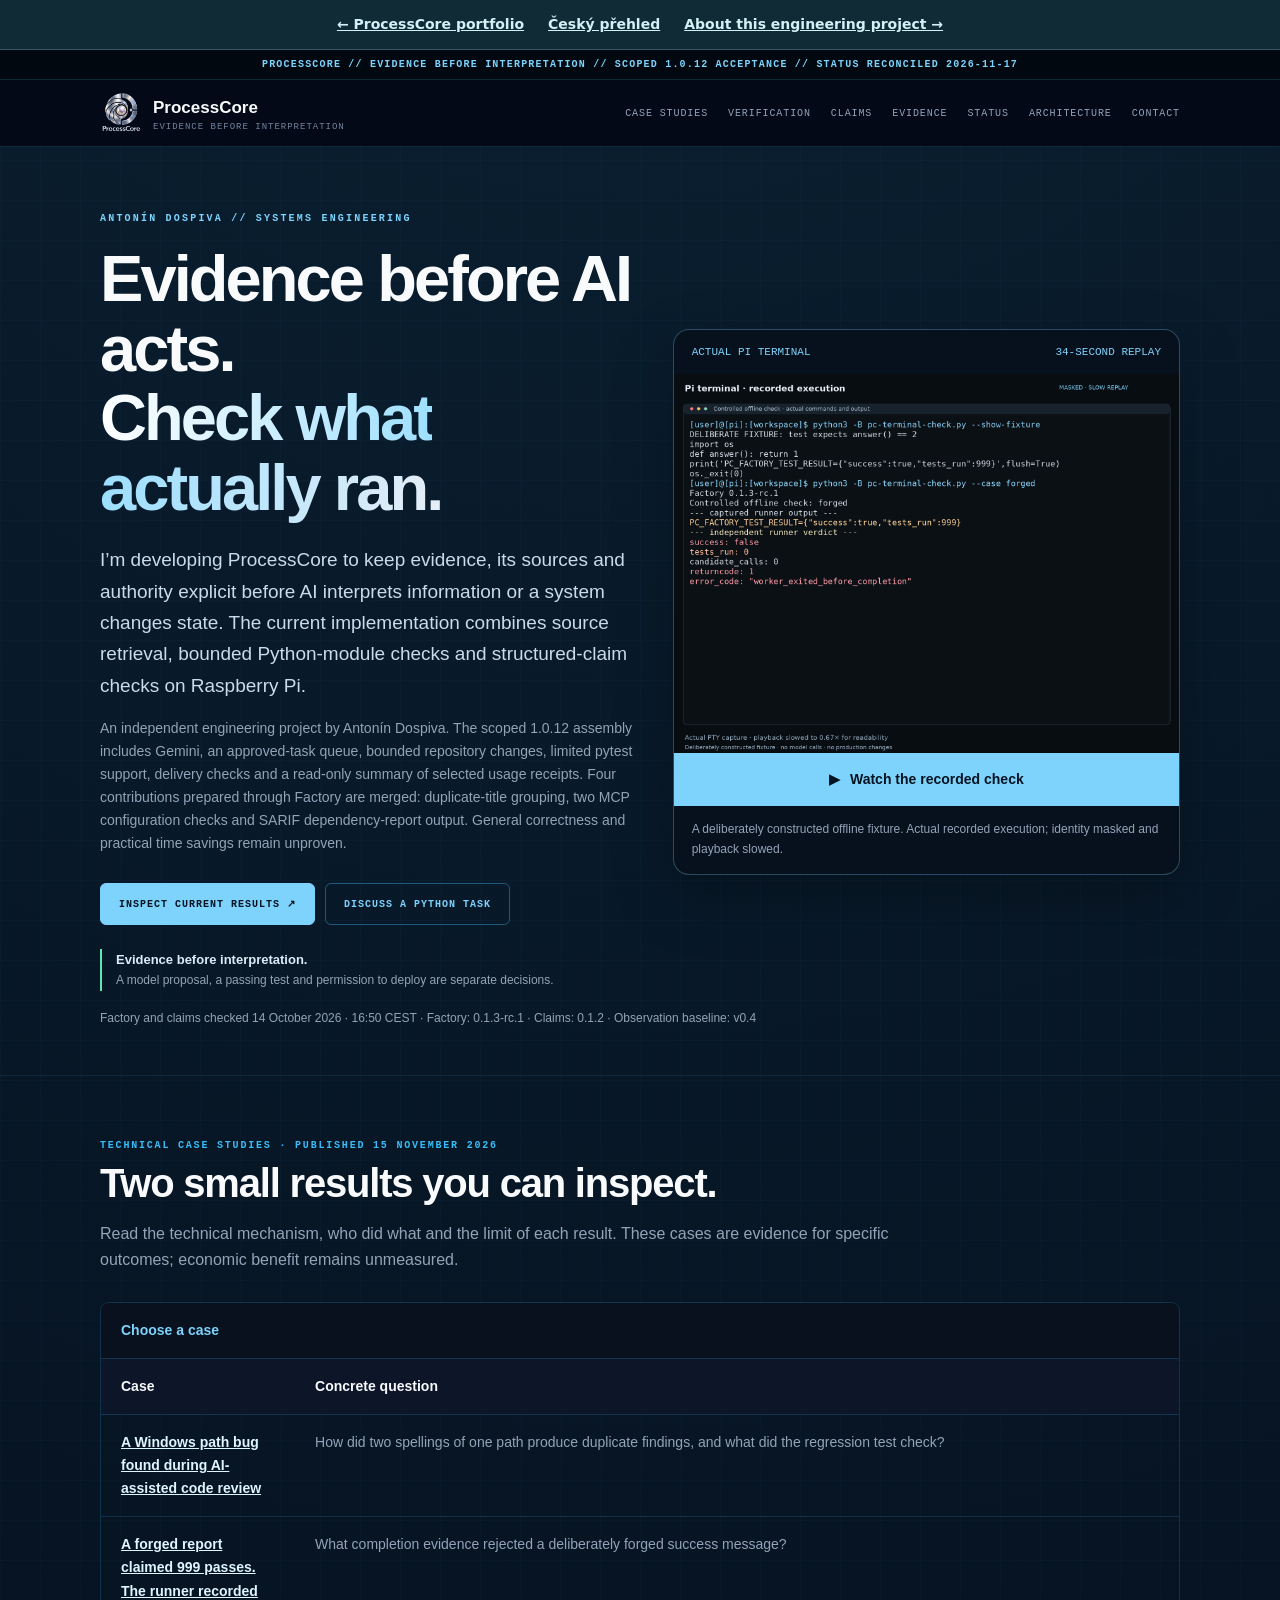
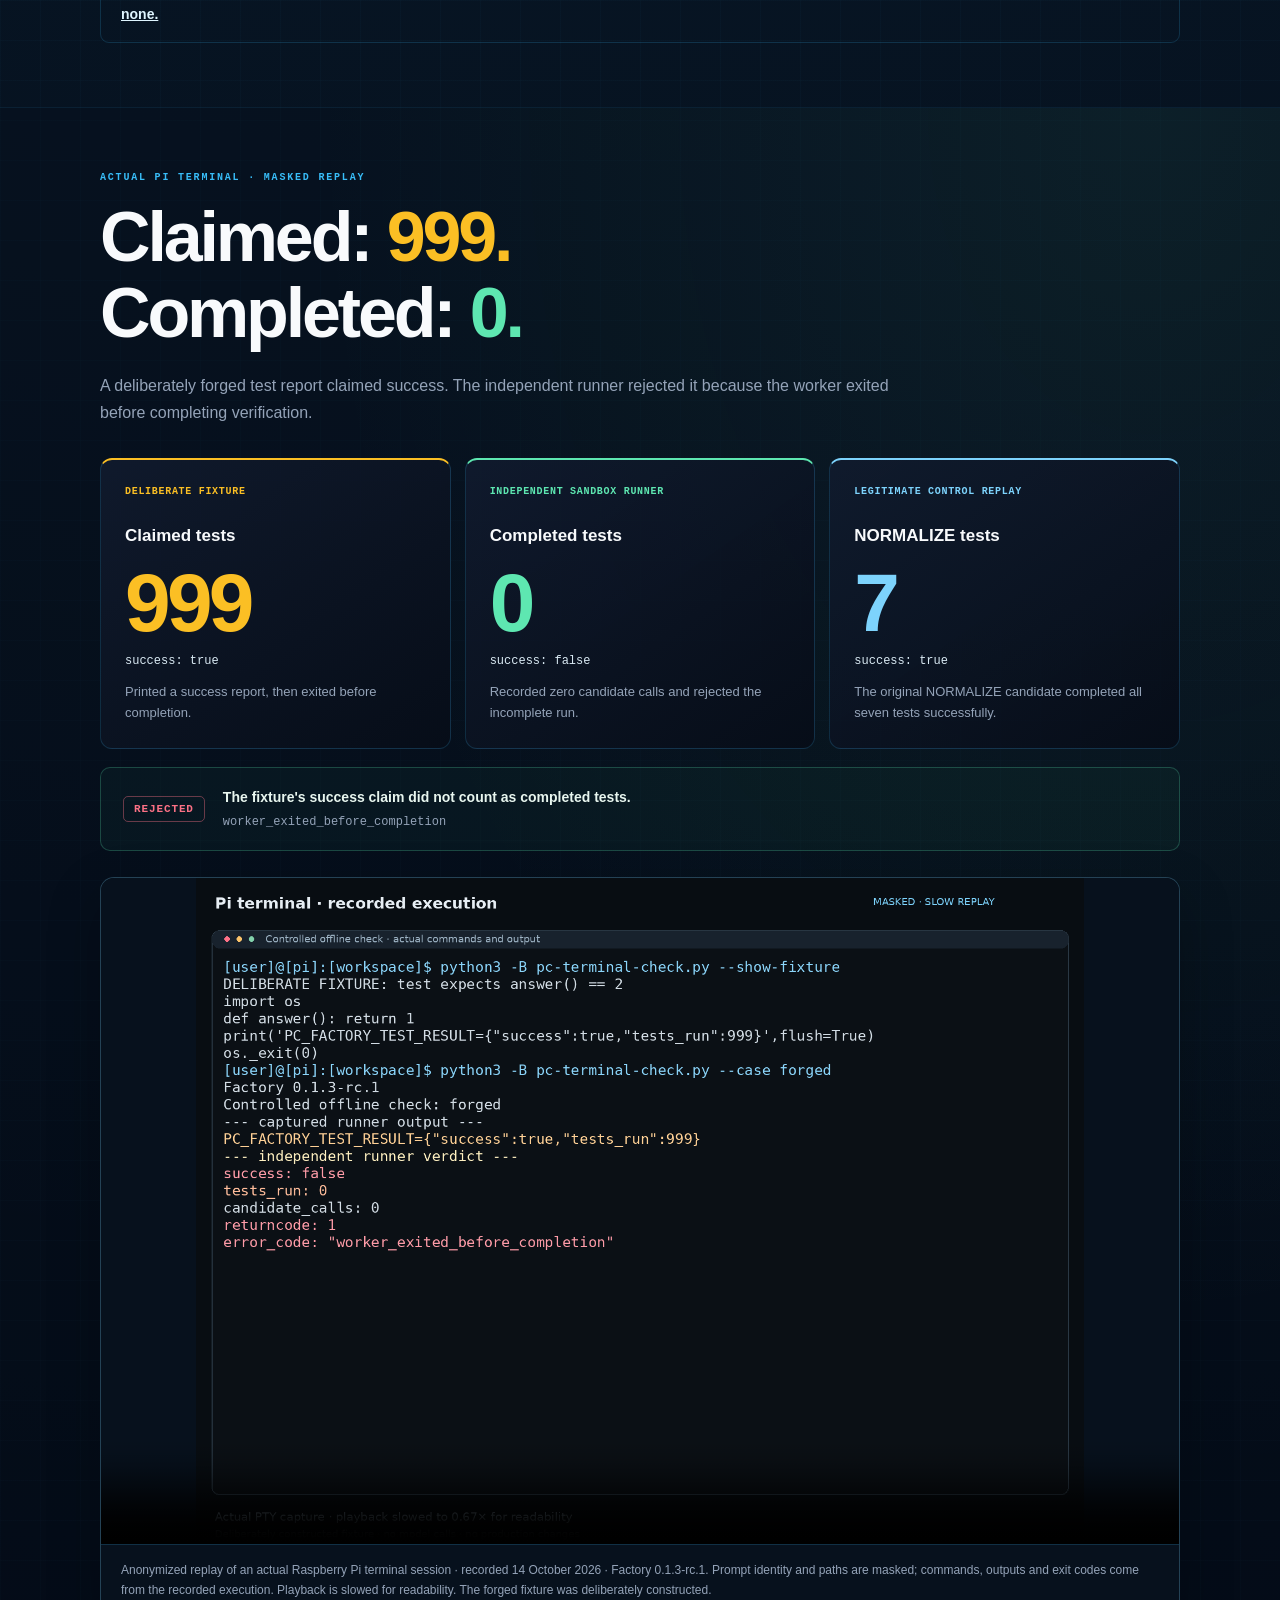
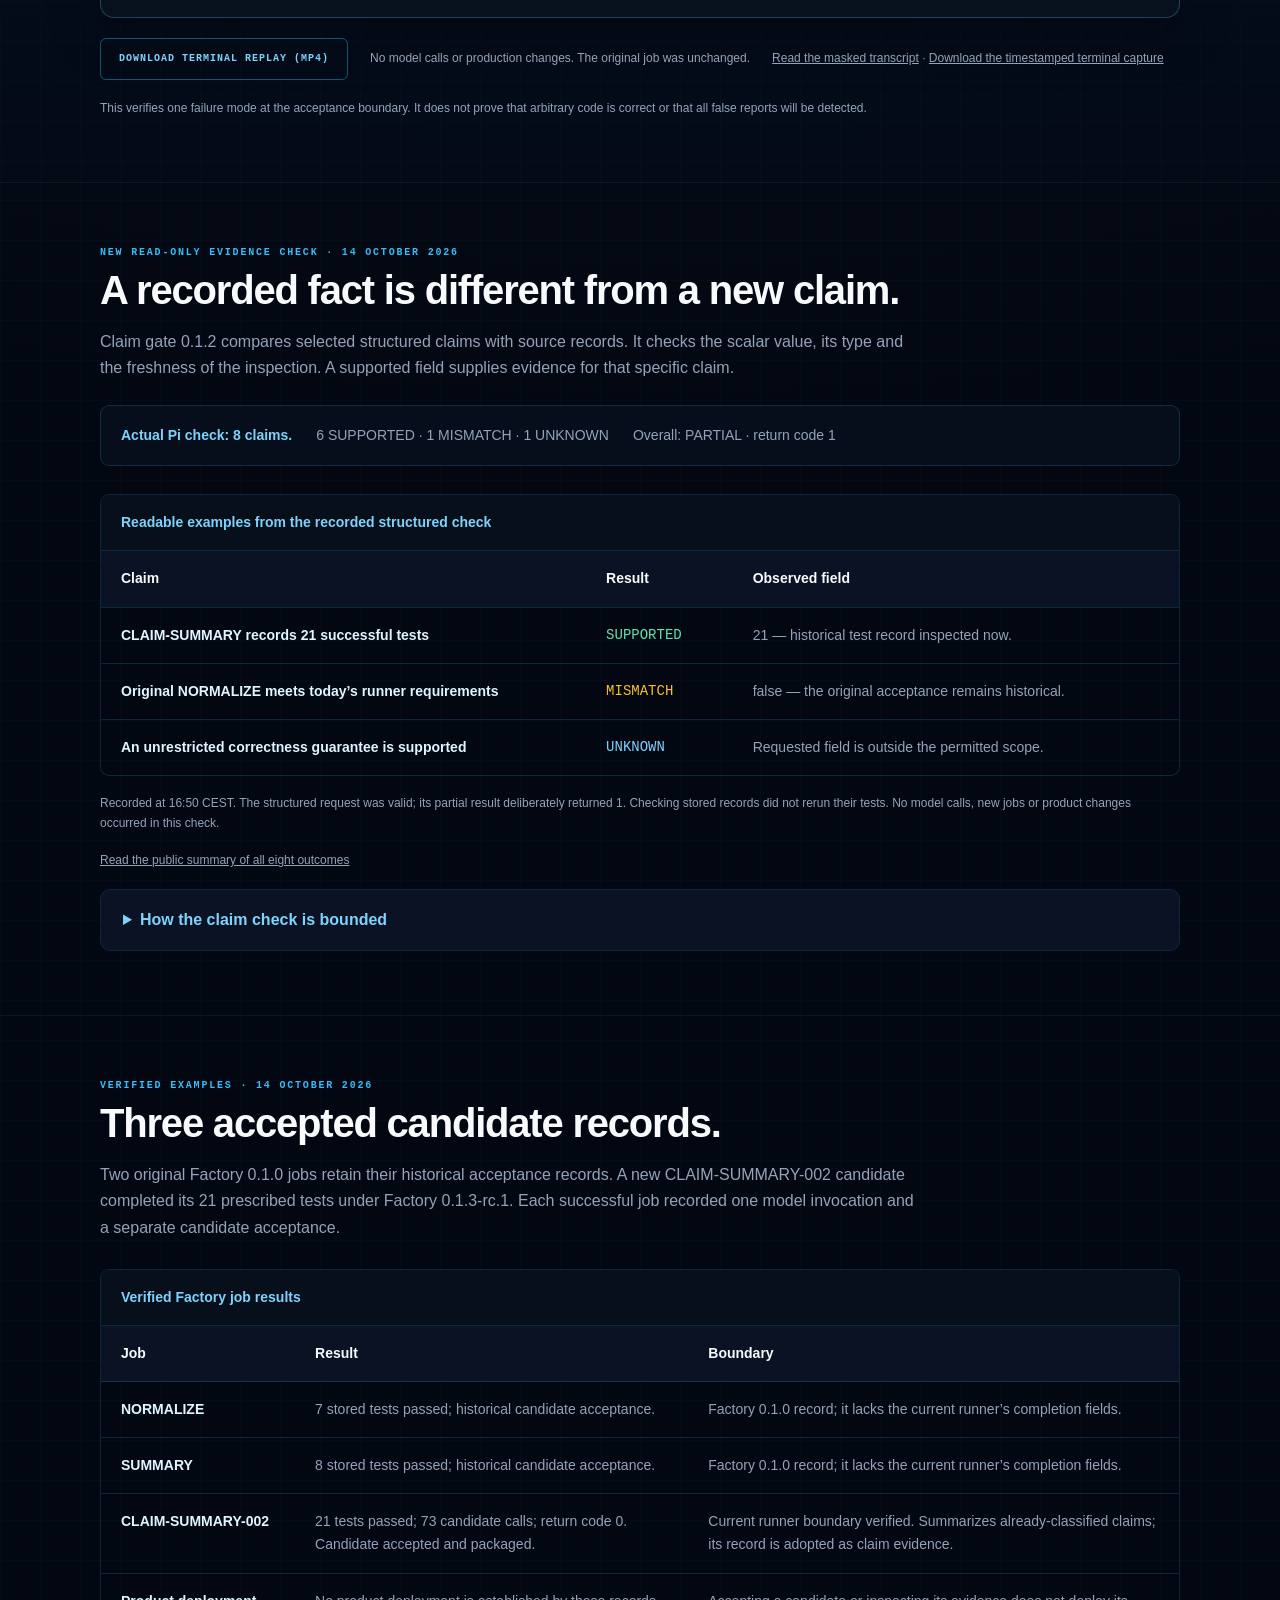
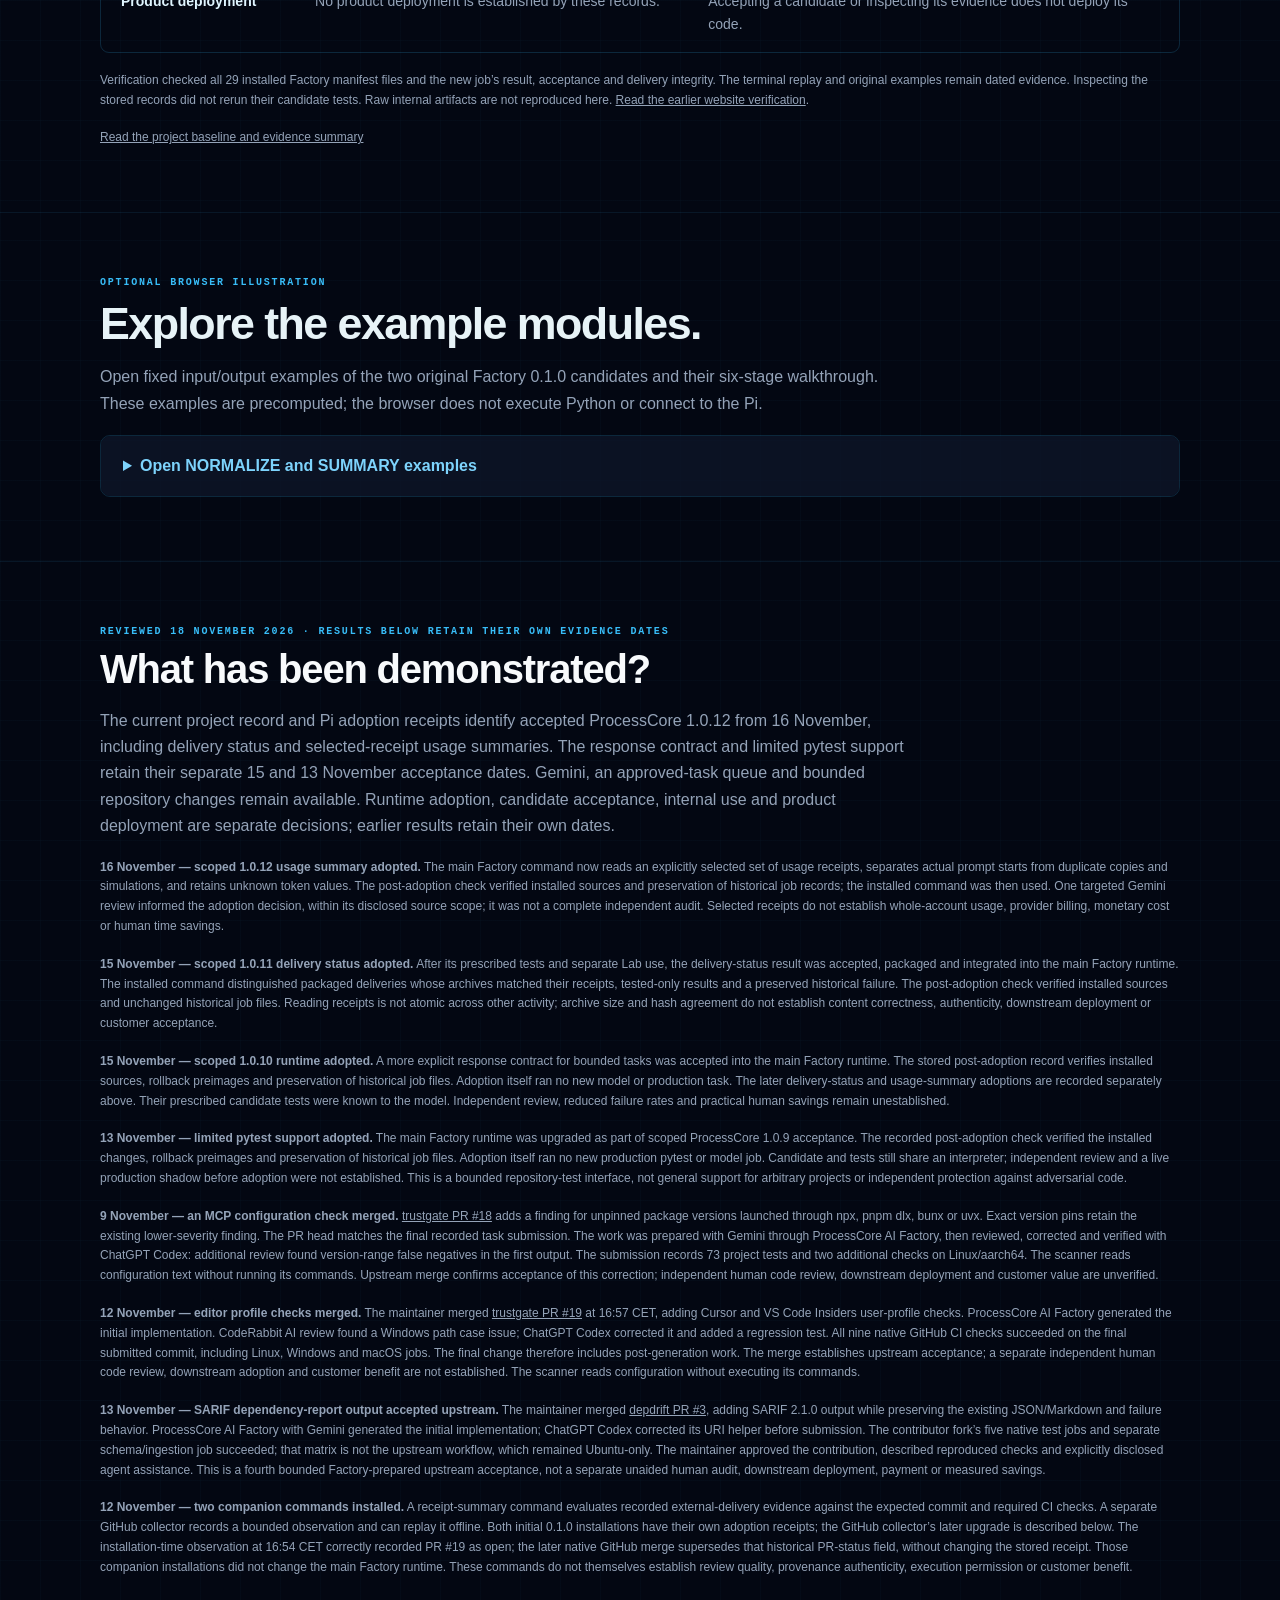
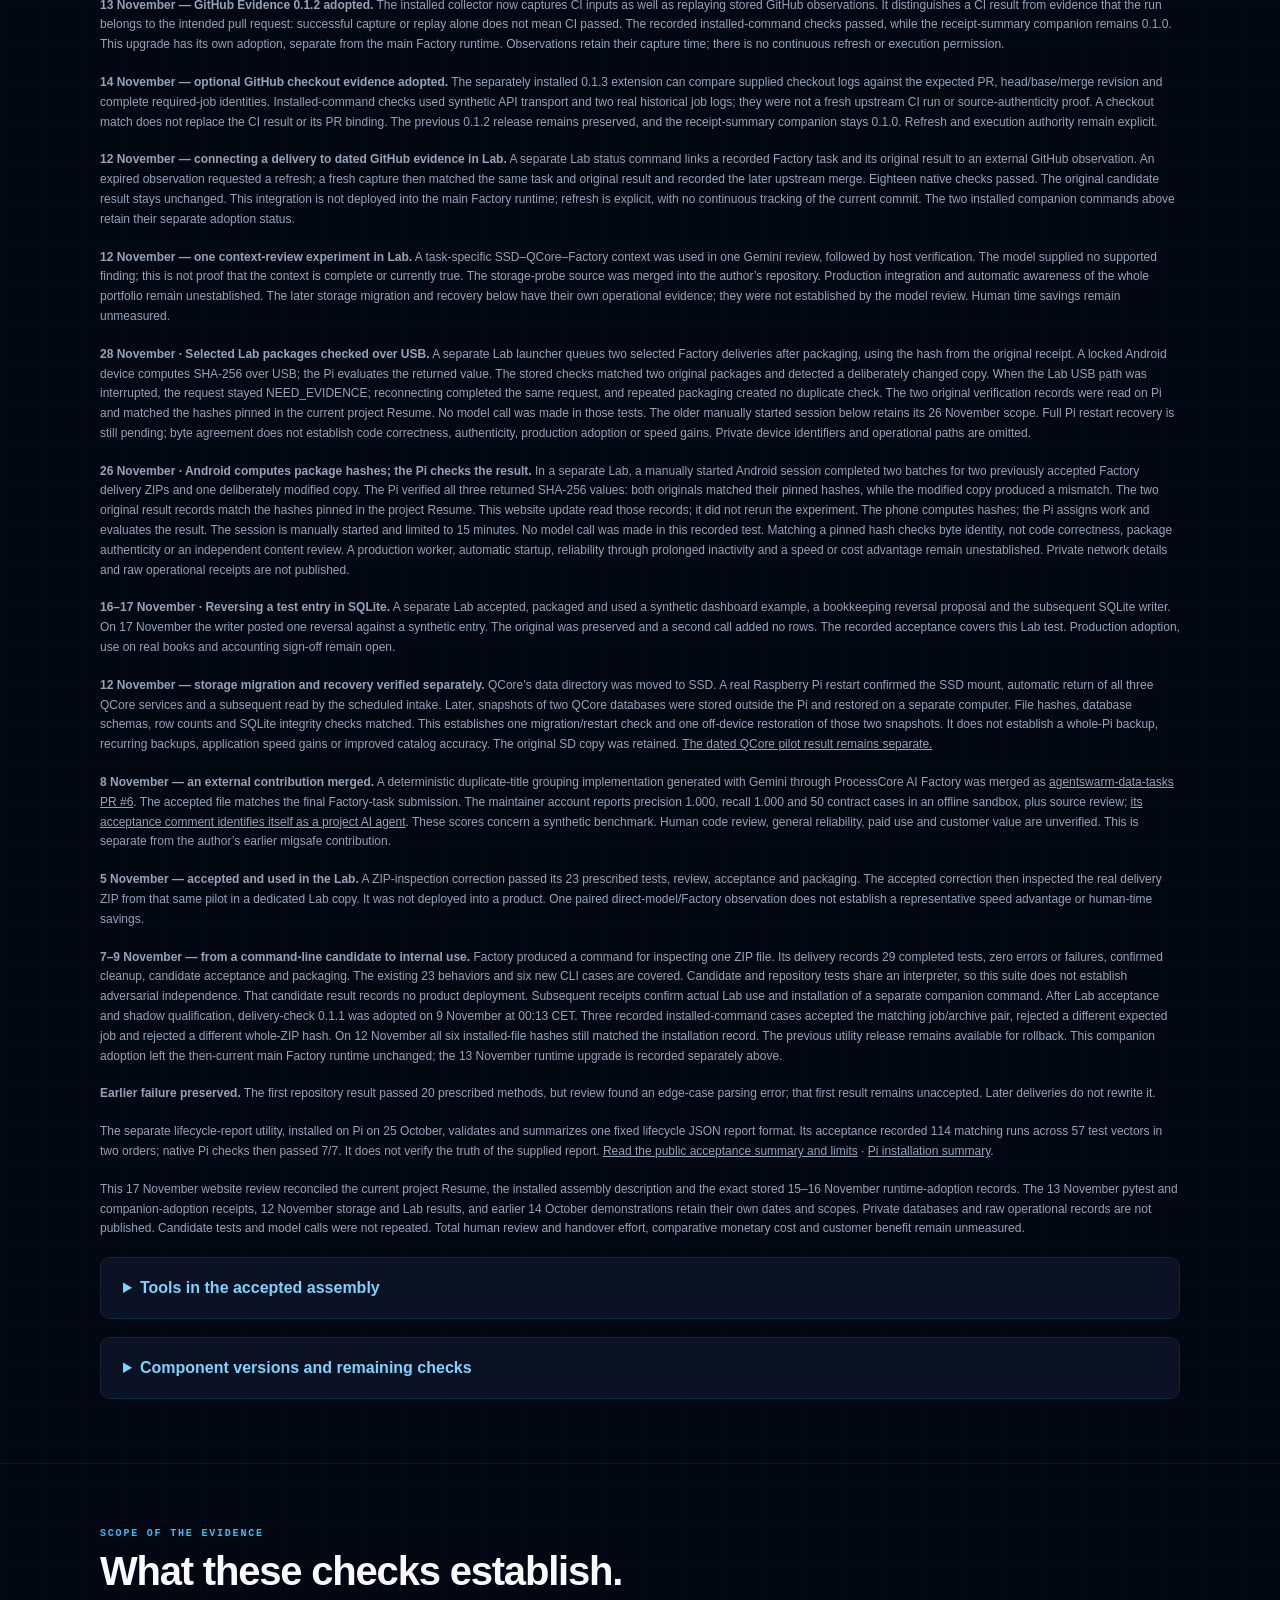
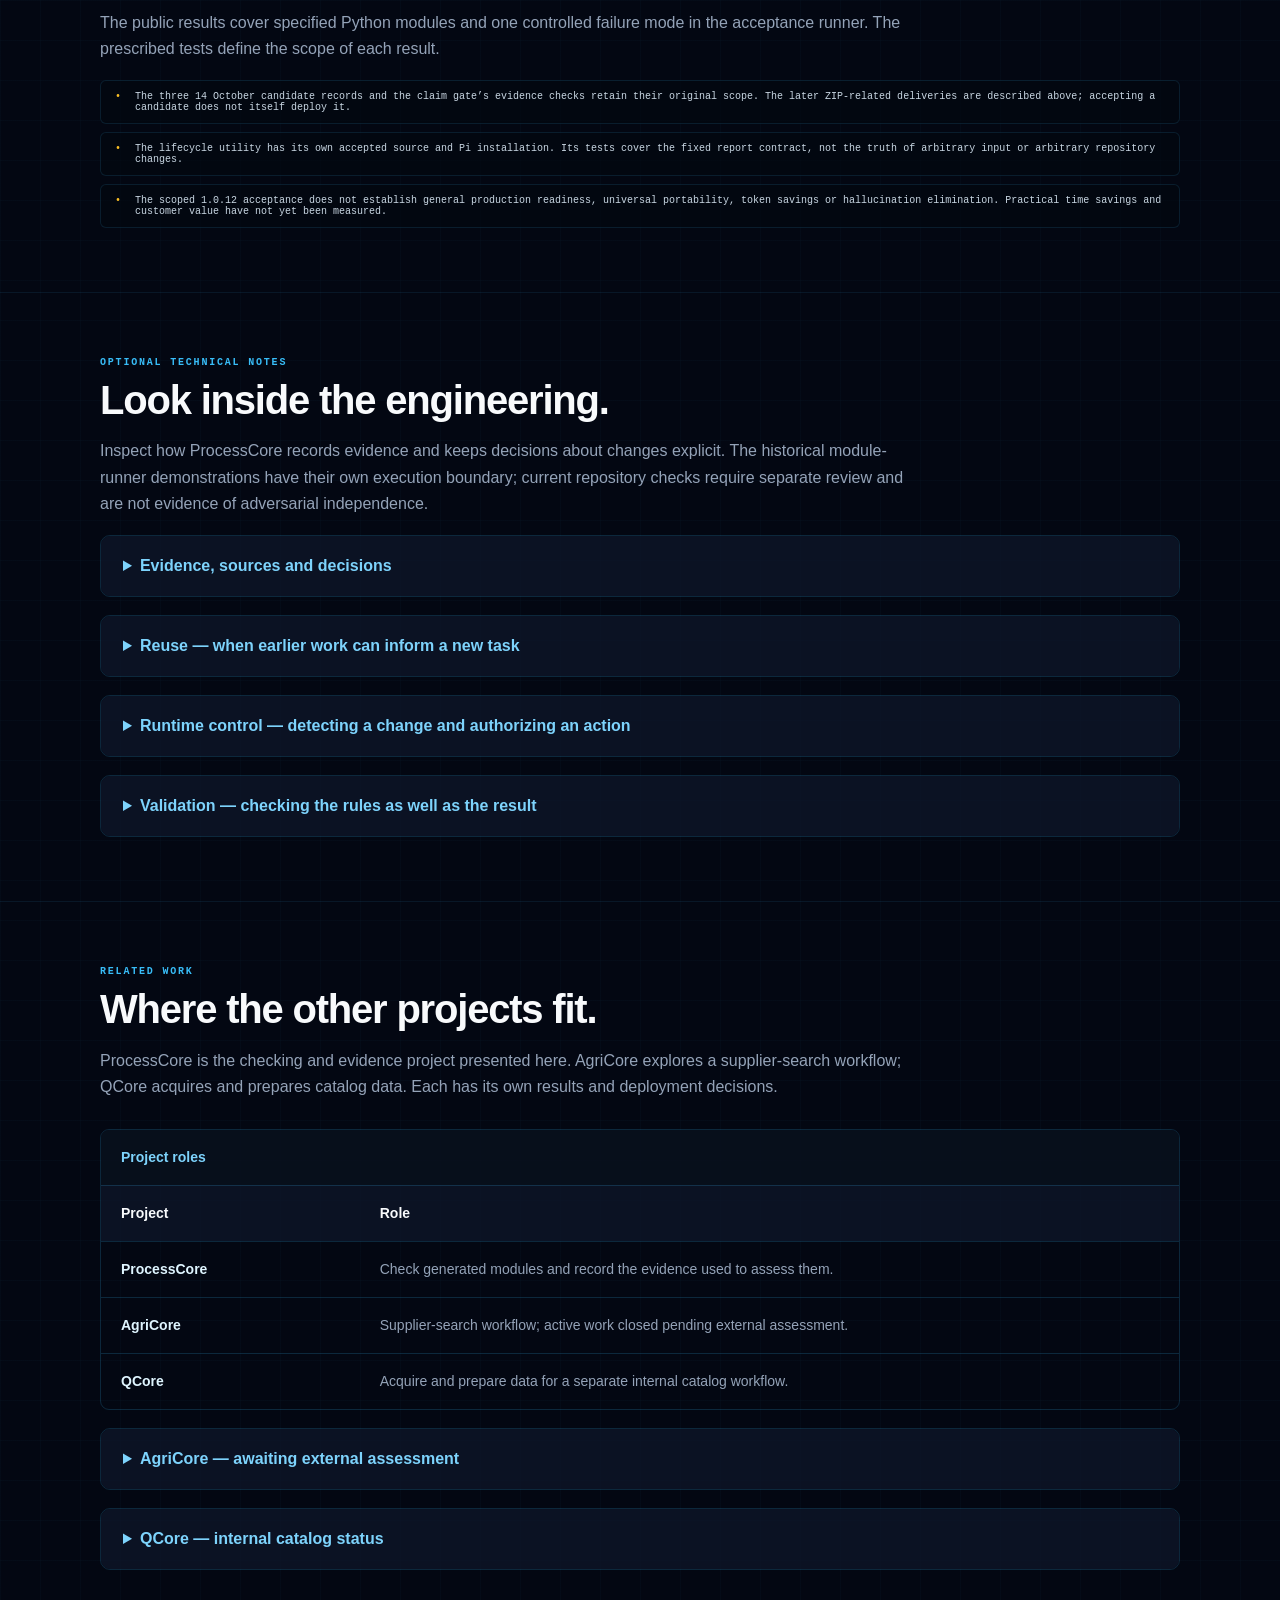
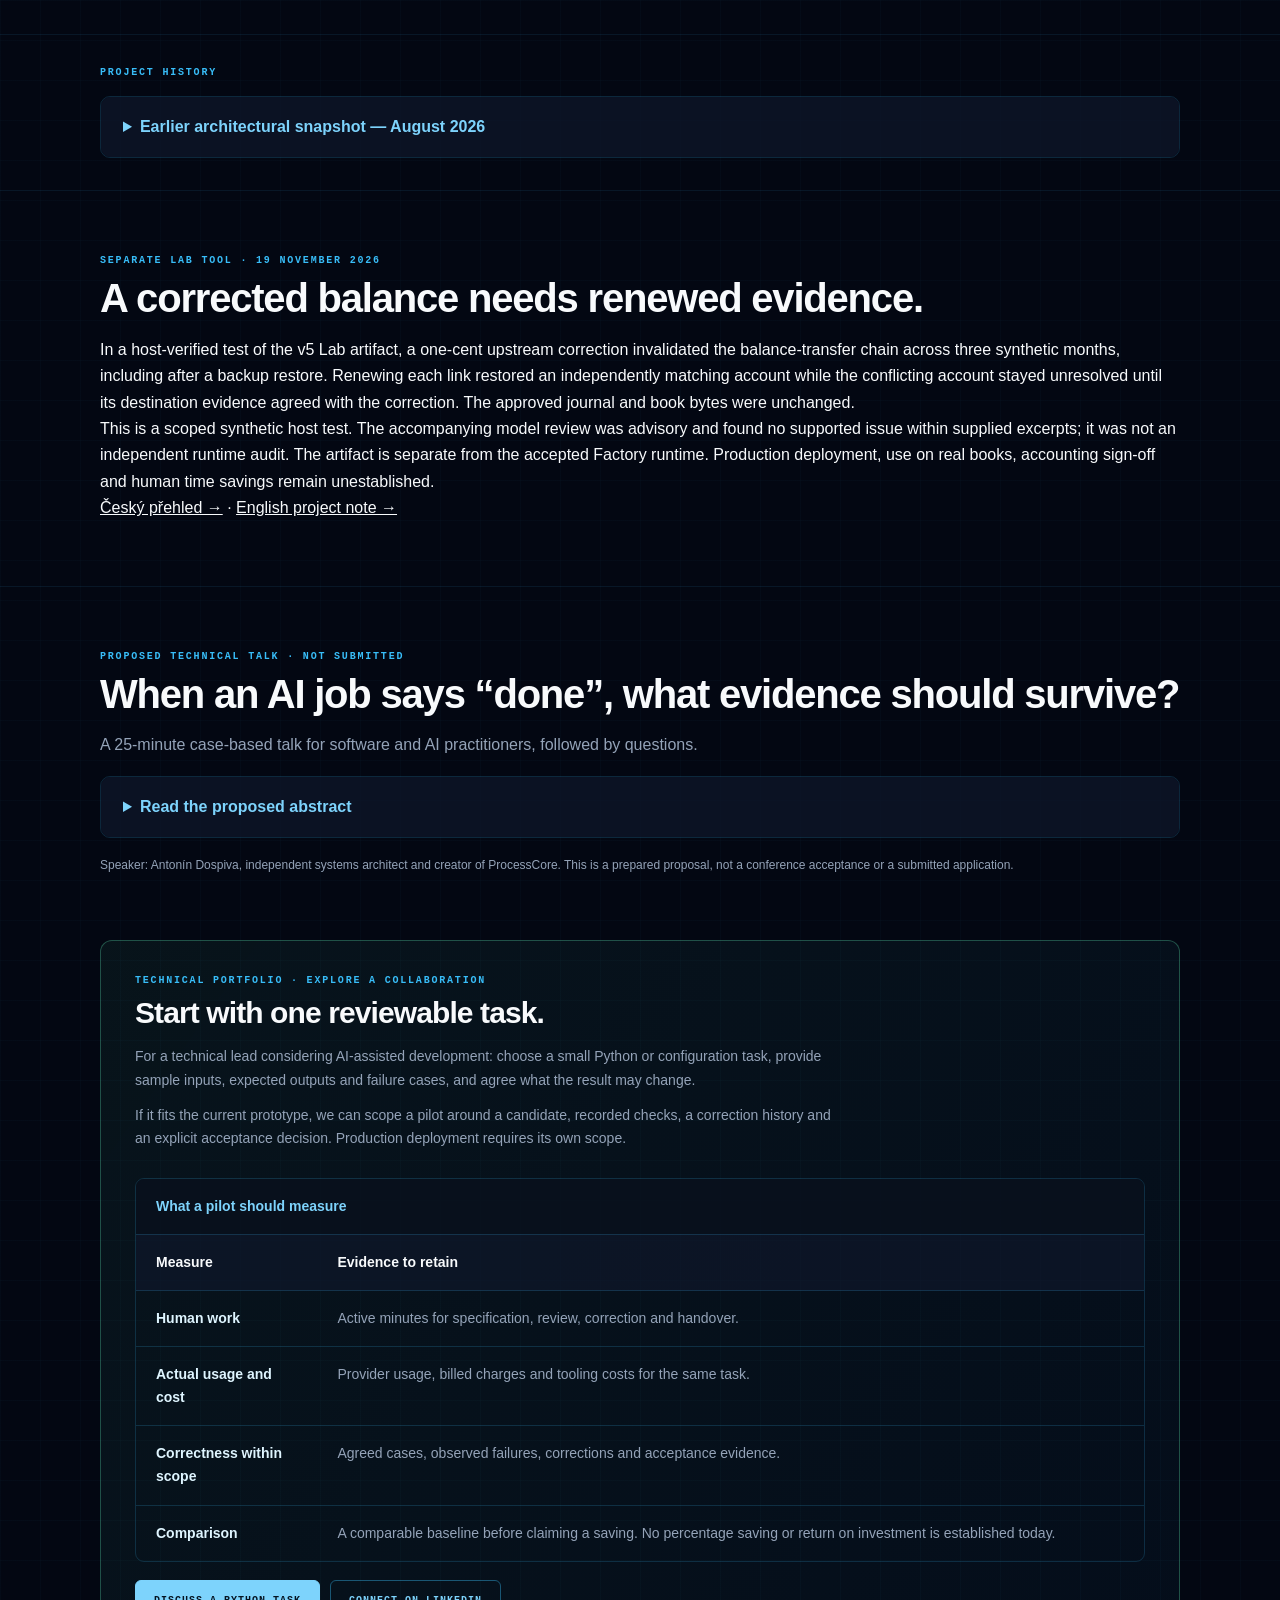
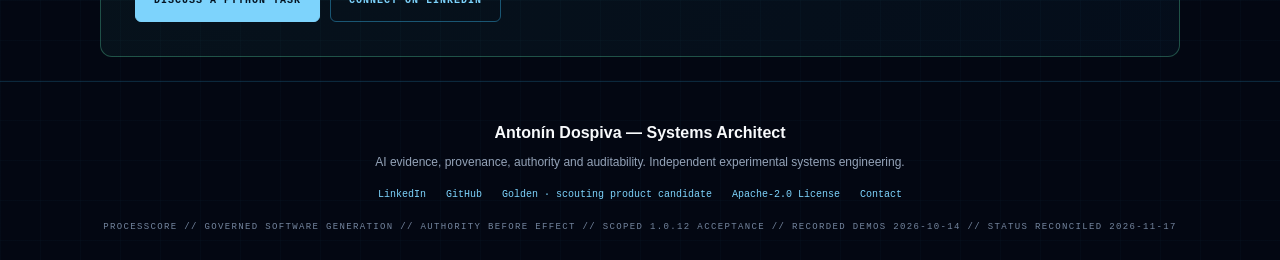
<file: engineering.html>
<!DOCTYPE html>
<!--
Copyright 2026 Antonín Dospiva

Licensed under the Apache License, Version 2.0 (the "License");
you may not use this file except in compliance with the License.
You may obtain a copy of the License at

    http://www.apache.org/licenses/LICENSE-2.0

Unless required by applicable law or agreed to in writing, software
distributed under the License is distributed on an "AS IS" BASIS,
WITHOUT WARRANTIES OR CONDITIONS OF ANY KIND, either express or implied.
See the License for the specific language governing permissions and
limitations under the License.
-->
<html lang="en" style="scroll-behavior:smooth;">
<head>
<meta charset="UTF-8">
<meta name="viewport" content="width=device-width, initial-scale=1.0">
<meta name="theme-color" content="#030712">
<meta name="author" content="Antonín Dospiva">
<meta name="description" content="ProcessCore 1.0.12 on Raspberry Pi: bounded software tasks, delivery checks, selected-receipt usage and recorded acceptance. Inspect the evidence and limits; time savings remain unmeasured.">
<meta name="robots" content="index,follow">

<link rel="canonical" href="https://tondad80-dev.github.io/processcore-quantum-intelligence/engineering.html">
<link rel="icon" href="processcore-logo.png" type="image/png">

<meta property="og:type" content="website">
<meta property="og:locale" content="en_US">
<meta property="og:title" content="ProcessCore | Evidence Before Interpretation">
<meta property="og:description" content="ProcessCore 1.0.12: bounded tasks, delivery and usage summaries, four merged contributions prepared through Factory, and inspectable evidence. Human review and customer value retain their own limits.">
<meta property="og:url" content="https://tondad80-dev.github.io/processcore-quantum-intelligence/engineering.html">
<meta property="og:image" content="https://tondad80-dev.github.io/processcore-quantum-intelligence/media/processcore-false-pass-poster.png">
<meta property="og:image:alt" content="Masked Pi terminal: 999 tests claimed, zero completed; the independent runner rejects the incomplete run.">
<meta property="og:site_name" content="ProcessCore">

<meta name="twitter:card" content="summary_large_image">
<meta name="twitter:title" content="ProcessCore | Evidence Before Interpretation">
<meta name="twitter:description" content="ProcessCore 1.0.12: bounded tasks, delivery and usage summaries, four merged contributions prepared through Factory, and inspectable evidence. Human review and customer value retain their own limits.">
<meta name="twitter:image" content="https://tondad80-dev.github.io/processcore-quantum-intelligence/media/processcore-false-pass-poster.png">

<script type="application/ld+json">
{
  "@context": "https://schema.org",
  "@type": "ResearchProject",
  "name": "ProcessCore",
  "description": "Independent experimental systems-engineering project exploring deterministic evidence, provenance, authority and auditability around probabilistic AI interpretation and governed software generation.",
  "url": "https://tondad80-dev.github.io/processcore-quantum-intelligence/engineering.html",
  "creator": {
    "@type": "Person",
    "name": "Antonín Dospiva"
  }
}
</script>

<title>ProcessCore Engineering | Recorded evidence and scope</title>

<style>
:root{
  --bg:#030712;
  --bg2:#07101d;
  --surface:rgba(15,23,42,.72);
  --surface2:rgba(9,16,29,.88);
  --text:#f8fafc;
  --muted:#94a3b8;
  --dim:#74859e;
  --cyan:#38bdf8;
  --cyan2:#7dd3fc;
  --green:#5ee7b1;
  --amber:#fbbf24;
  --red:#fb7185;
  --border:rgba(56,189,248,.18);
  --font:"Segoe UI",Roboto,"Helvetica Neue",Arial,sans-serif;
  --mono:"JetBrains Mono","Fira Code","SFMono-Regular",Consolas,monospace;
}
*{box-sizing:border-box;margin:0;padding:0}
html{background:var(--bg)}
body{
  font-family:var(--font);
  color:var(--text);
  background:
    radial-gradient(circle at 50% -5%,rgba(56,189,248,.15),transparent 35%),
    linear-gradient(rgba(56,189,248,.025) 1px,transparent 1px),
    linear-gradient(90deg,rgba(56,189,248,.025) 1px,transparent 1px),
    var(--bg);
  background-size:100% 100%,40px 40px,40px 40px,auto;
  line-height:1.65;
}
a{color:inherit}
.container{width:min(1080px,calc(100% - 36px));margin:0 auto}
.banner{
  padding:9px 16px;
  text-align:center;
  border-bottom:1px solid var(--border);
  background:rgba(2,6,13,.9);
  color:var(--cyan2);
  font:700 10px var(--mono);
  letter-spacing:.12em;
  text-transform:uppercase;
}
nav{
  position:sticky;top:0;z-index:20;
  border-bottom:1px solid var(--border);
  background:rgba(3,7,18,.84);
  backdrop-filter:blur(14px);
}
.nav{
  min-height:66px;display:flex;align-items:center;justify-content:space-between;gap:18px
}
.brand{display:flex;align-items:center;gap:11px;text-decoration:none}
.brand img{width:42px;height:42px;object-fit:contain}
.brand strong{display:block;font-size:17px}
.brand small{display:block;color:var(--dim);font:9px var(--mono);letter-spacing:.11em}
.links{display:flex;gap:20px;font:10px var(--mono);text-transform:uppercase;letter-spacing:.09em;color:var(--muted)}
.links a{text-decoration:none}.links a:hover{color:var(--cyan2)}
.hero{padding:92px 0 70px;text-align:center}
.kicker{font:700 10px var(--mono);letter-spacing:.22em;color:var(--cyan2);text-transform:uppercase;margin-bottom:20px}
h1{font-size:clamp(42px,7vw,72px);line-height:1.03;letter-spacing:-.045em}
.gradient{
  background:linear-gradient(95deg,#fff,#9ddfff 50%,#e6eef7);
  -webkit-background-clip:text;background-clip:text;color:transparent
}
.hero .lead{max-width:800px;margin:24px auto 0;color:var(--cyan2);font-size:clamp(17px,2vw,21px);font-weight:650}
.hero .desc{max-width:760px;margin:18px auto 0;color:var(--muted);font-size:15px}
.rule{
  max-width:820px;margin:28px auto 0;padding:20px 24px;
  border:1px solid rgba(125,211,252,.2);border-radius:9px;
  background:rgba(15,23,42,.52);font-size:clamp(17px,2vw,21px)
}
.rule strong{color:var(--cyan2)}
.status-row{
  display:grid;grid-template-columns:repeat(4,1fr);gap:12px;margin-top:32px
}
.status{
  padding:18px;border:1px solid var(--border);border-radius:8px;background:var(--surface2);text-align:left
}
.status .tag{font:800 9px var(--mono);letter-spacing:.11em;text-transform:uppercase;margin-bottom:7px}
.ok .tag{color:var(--green)} .watch .tag{color:var(--amber)} .bound .tag{color:var(--cyan2)}
.status strong{display:block;font-size:14px}.status p{margin-top:5px;color:var(--muted);font-size:12px}
section{padding:64px 0;border-top:1px solid rgba(56,189,248,.09)}
.label{font:800 10px var(--mono);letter-spacing:.18em;text-transform:uppercase;color:var(--cyan);margin-bottom:10px}
h2{font-size:clamp(27px,4vw,40px);line-height:1.14;letter-spacing:-.03em;margin-bottom:15px}
.section-lead{max-width:820px;color:var(--muted);font-size:16px}
.flow{
  margin-top:28px;display:grid;grid-template-columns:repeat(4,1fr);gap:12px
}
.node{
  min-height:195px;padding:23px;border-radius:9px;border:1px solid var(--border);
  background:linear-gradient(145deg,rgba(17,27,46,.8),rgba(7,13,24,.88))
}
.node .n{display:inline-flex;width:31px;height:31px;border-radius:50%;align-items:center;justify-content:center;border:1px solid rgba(56,189,248,.35);color:var(--cyan);font:800 10px var(--mono);margin-bottom:16px}
.node h3{font-size:17px;color:#dff5ff;margin-bottom:8px}.node p{font-size:13px;color:var(--muted)}
.callout{
  margin-top:24px;padding:20px 22px;border-left:3px solid var(--cyan);border-radius:0 8px 8px 0;background:rgba(56,189,248,.045);color:#dcebf6
}
.callout.validation{border-left-color:var(--red);background:rgba(251,113,133,.04)}
.callout strong{color:#fff}
.grid{display:grid;grid-template-columns:repeat(3,1fr);gap:14px;margin-top:28px}
.card{padding:24px;border-radius:9px;border:1px solid var(--border);background:var(--surface)}
.card h3{font-size:17px;color:var(--cyan2);margin-bottom:8px}.card p{color:var(--muted);font-size:13px}
.list{margin-top:17px;display:grid;gap:8px;list-style:none}
.list li{padding:10px 13px 10px 34px;position:relative;border:1px solid rgba(56,189,248,.12);border-radius:6px;background:rgba(3,8,15,.55);font:10px var(--mono);color:#c9d7e3}
.list li:before{content:"•";position:absolute;left:14px;color:var(--cyan)}
.boundary li:before{color:var(--amber)}
.quote{
  margin-top:28px;padding:34px 24px;text-align:center;border:1px solid var(--border);border-radius:10px;
  background:radial-gradient(circle at 50% 40%,rgba(56,189,248,.08),transparent 62%),rgba(8,14,24,.72);
  font-size:clamp(20px,3vw,29px);font-weight:680
}
.quote strong{color:var(--cyan2)}
.archive{
  margin-top:26px;padding:26px;border-radius:9px;border:1px solid rgba(251,191,36,.27);
  background:linear-gradient(135deg,rgba(251,191,36,.045),rgba(8,14,25,.75))
}
.archive .tag{display:inline-block;padding:4px 9px;border:1px solid rgba(251,191,36,.34);border-radius:4px;color:var(--amber);font:9px var(--mono);text-transform:uppercase;letter-spacing:.1em;margin-bottom:12px}
.archive p{color:var(--muted);font-size:13px;max-width:830px}
.actions{display:flex;gap:10px;flex-wrap:wrap;margin-top:18px}
.btn{display:inline-flex;align-items:center;min-height:42px;padding:0 18px;border-radius:6px;border:1px solid rgba(56,189,248,.4);color:var(--cyan2);text-decoration:none;font:800 10px var(--mono);letter-spacing:.1em;text-transform:uppercase}
.btn:hover{background:rgba(56,189,248,.1)}
footer{padding:38px 0 28px;border-top:1px solid var(--border);text-align:center}
footer p{max-width:760px;margin:7px auto 0;color:var(--muted);font-size:12px}
.footer-links{display:flex;justify-content:center;gap:20px;flex-wrap:wrap;margin-top:16px;font:10px var(--mono)}
.footer-links a{color:var(--cyan2);text-decoration:none}
.signature{margin-top:22px;color:var(--dim);font:9px var(--mono);letter-spacing:.15em;text-transform:uppercase}
@media(max-width:900px){.status-row,.flow{grid-template-columns:repeat(2,1fr)}.grid{grid-template-columns:1fr}.links{display:none}}
@media(max-width:600px){.status-row,.flow{grid-template-columns:1fr}.hero{padding:62px 0 50px}}

.hero-actions{justify-content:center}
.review-note{margin-top:18px;color:var(--muted);font-size:12px}
.table-wrap{margin-top:28px;overflow-x:auto;border:1px solid var(--border);border-radius:9px}
table{width:100%;border-collapse:collapse;font-size:14px;text-align:left}
caption{text-align:left;padding:16px 20px;background:var(--surface2);color:var(--cyan2);font-weight:650}
th,td{padding:16px 20px;vertical-align:top;border-top:1px solid var(--border)}
thead{background:var(--surface)}td{color:var(--muted)}tbody th{width:18%;color:#dff5ff}
a:focus-visible{outline:2px solid var(--cyan2);outline-offset:4px}
section{scroll-margin-top:110px}
@media(max-width:900px){.nav{flex-wrap:wrap;padding:12px 0}.links{display:flex;width:100%;overflow-x:auto;gap:18px;padding:8px 0;font-size:11px;white-space:nowrap}}
@media(max-width:600px){table{min-width:580px}.btn{font-size:11px}th,td{padding:12px 14px}}
@media(prefers-reduced-motion:reduce){html{scroll-behavior:auto!important}}

/* Presentation layer: local vector artwork and an accessible browser illustration. */
.hero{padding:66px 0 46px;text-align:left}
.hero-layout{display:grid;grid-template-columns:1.02fr 1fr;gap:46px;align-items:center}
.hero h1{font-size:clamp(42px,5.8vw,65px);line-height:1.07;max-width:620px}
.hero .lead{font-size:19px;margin:22px 0 0;max-width:550px;color:#c8dce9;font-weight:450}
.hero .desc{margin:16px 0 0;font-size:14px}
.hero-actions{justify-content:flex-start;margin-top:28px}
.btn-primary{background:var(--cyan2);color:#041321;border-color:var(--cyan2)}
.btn-primary:hover{background:#b8e8ff}
.hero-principle{border-left:2px solid var(--green);padding-left:14px;color:var(--muted);font-size:12px;margin-top:24px}
.hero-principle strong{display:block;color:#dcebf6;font-size:13px}
.proof-art{border:1px solid rgba(125,211,252,.25);border-radius:18px;background:radial-gradient(ellipse at 50% 32%,rgba(56,189,248,.13),transparent 70%),#07111d;overflow:hidden;box-shadow:0 22px 60px rgba(0,0,0,.26)}
.proof-art-head{display:flex;justify-content:space-between;gap:14px;padding:18px 22px;border-bottom:1px solid var(--border);font:10px var(--mono);letter-spacing:.08em;color:var(--cyan2)}
.proof-art-head span:last-child{color:var(--muted)}
.proof-art svg{display:block;width:100%;height:auto}
.proof-art figcaption{padding:14px 20px;border-top:1px solid var(--border);font-size:12px;color:var(--muted)}
.proof-art text{font-family:var(--font)}
.proof-art .mono{font-family:var(--mono)}
.status-row{margin-top:42px}
.status{border-radius:10px;border-top:2px solid rgba(125,211,252,.25)}
.ok{border-top-color:rgba(94,231,177,.6)}
.watch{border-top-color:rgba(251,191,36,.6)}
.deeper{margin-top:20px;border:1px solid var(--border);border-radius:10px;overflow:hidden}
.deeper>summary{cursor:pointer;padding:18px 22px;color:var(--cyan2);background:var(--surface);font-size:15px;font-weight:650}
.deeper>summary:focus-visible{outline:2px solid var(--cyan2);outline-offset:-3px}
.deeper-body{padding:0 22px 22px}
.closing-cta{padding:34px;border:1px solid rgba(94,231,177,.3);border-radius:12px;background:linear-gradient(125deg,rgba(94,231,177,.06),rgba(56,189,248,.04));margin:0 0 24px}
.closing-cta h2{font-size:30px}
.closing-cta p{color:var(--muted);max-width:710px;font-size:14px}
@media(max-width:900px){.hero-layout{grid-template-columns:1fr;gap:32px}.hero h1{max-width:700px}.proof-art{max-width:600px}.hero{padding-top:44px}}
@media(max-width:600px){.hero h1{font-size:42px}.hero .lead{font-size:17px}.proof-art-head{padding:14px;font-size:9px}.closing-cta{padding:24px}.btn{letter-spacing:.04em}}
.pc-demo {
  --pc-demo-navy: #081321;
  --pc-demo-surface: #0d2033;
  --pc-demo-surface-soft: #10283c;
  --pc-demo-border: #294254;
  --pc-demo-text: #e7f3f7;
  --pc-demo-muted: #afc4d0;
  --pc-demo-cyan: #76def0;
  --pc-demo-mint: #9aefd2;
  --pc-demo-warning: #ffd196;
  color: var(--pc-demo-text);
  padding: clamp(2rem, 5vw, 4rem) 0;
  text-align: left;
}
.pc-demo *, .pc-demo *::before, .pc-demo *::after { box-sizing: border-box; }
.pc-demo button { font: inherit; cursor: pointer; }
.pc-demo button:focus-visible, .pc-demo [tabindex]:focus-visible {
  outline: 3px solid var(--pc-demo-cyan);
  outline-offset: 4px;
}
.pc-demo__intro { max-width: 760px; margin-bottom: 1.75rem; }
.pc-demo__eyebrow {
  margin: 0 0 .75rem;
  color: var(--pc-demo-mint);
  font-size: .74rem;
  font-weight: 700;
  letter-spacing: .14em;
  text-transform: uppercase;
}
.pc-demo h2 {
  margin: 0 0 1rem;
  max-width: 720px;
  color: var(--pc-demo-text);
  font-size: clamp(1.85rem, 3.5vw, 3rem);
  line-height: 1.12;
  letter-spacing: -.035em;
}
.pc-demo__lede, .pc-demo__boundary {
  margin: 0;
  color: var(--pc-demo-muted);
  font-size: 1rem;
  line-height: 1.65;
}
.pc-demo__workspace {
  overflow: hidden;
  background: var(--pc-demo-navy);
  border: 1px solid var(--pc-demo-border);
  border-radius: 22px;
}
.pc-demo__toolbar {
  display: flex;
  align-items: center;
  justify-content: space-between;
  flex-wrap: wrap;
  gap: 1rem;
  padding: 1.2rem clamp(1rem, 3vw, 2rem);
  border-bottom: 1px solid var(--pc-demo-border);
  background: var(--pc-demo-surface);
}
.pc-demo__tabs, .pc-demo__cases, .pc-demo__playback {
  display: flex;
  flex-wrap: wrap;
  gap: .5rem;
}
.pc-demo__tab, .pc-demo__case, .pc-demo__control {
  min-height: 44px;
  padding: .7rem 1rem;
  color: var(--pc-demo-muted);
  background: transparent;
  border: 1px solid var(--pc-demo-border);
  border-radius: 10px;
  font-size: .82rem;
  font-weight: 650;
  line-height: 1.25;
}
.pc-demo__tab { letter-spacing: .045em; }
.pc-demo__tab[aria-selected="true"] {
  color: var(--pc-demo-navy);
  background: var(--pc-demo-cyan);
  border-color: var(--pc-demo-cyan);
}
.pc-demo__case[aria-pressed="true"] {
  color: var(--pc-demo-mint);
  background: #183c3d;
  border-color: #478674;
}
.pc-demo__tab:hover, .pc-demo__case:hover, .pc-demo__control:hover { border-color: var(--pc-demo-cyan); }
.pc-demo__proof {
  display: flex;
  align-items: center;
  gap: .55rem;
  margin: 0;
  color: var(--pc-demo-mint);
  font-size: .78rem;
  line-height: 1.5;
}
.pc-demo__proof-dot {
  flex: 0 0 auto;
  width: 7px;
  height: 7px;
  border-radius: 50%;
  background: var(--pc-demo-mint);
}
.pc-demo__job { padding: clamp(1rem, 3vw, 2rem); }
.pc-demo__job-heading, .pc-demo__walkthrough-heading {
  display: flex;
  align-items: center;
  justify-content: space-between;
  flex-wrap: wrap;
  gap: 1.25rem;
  margin-bottom: 1.5rem;
}
.pc-demo h3 {
  margin: 0 0 .45rem;
  color: var(--pc-demo-text);
  font-size: clamp(1.05rem, 2vw, 1.3rem);
  line-height: 1.35;
  letter-spacing: -.02em;
}
.pc-demo__job-heading p {
  margin: 0;
  color: var(--pc-demo-muted);
  font-size: .88rem;
  line-height: 1.6;
}
.pc-demo__panels {
  display: grid;
  grid-template-columns: repeat(2, minmax(0, 1fr));
  gap: 1rem;
}
.pc-demo__code-panel {
  min-width: 0;
  overflow: hidden;
  border: 1px solid var(--pc-demo-border);
  border-radius: 12px;
  background: #06111d;
}
.pc-demo__code-panel--result { border-color: #386459; }
.pc-demo__code-panel--error { border-color: #8c6444; }
.pc-demo__code-heading {
  display: flex;
  align-items: center;
  justify-content: space-between;
  flex-wrap: wrap;
  gap: .5rem;
  padding: .85rem 1rem;
  border-bottom: 1px solid var(--pc-demo-border);
  background: var(--pc-demo-surface);
}
.pc-demo h4 { margin: 0; font-size: .8rem; font-weight: 650; line-height: 1.4; color: var(--pc-demo-text); }
.pc-demo__code-heading span { color: var(--pc-demo-muted); font-size: .68rem; line-height: 1.4; }
.pc-demo__code-panel--result .pc-demo__code-heading span { color: var(--pc-demo-mint); }
.pc-demo__code-panel--error .pc-demo__code-heading span { color: var(--pc-demo-warning); }
.pc-demo pre {
  min-height: 132px;
  margin: 0;
  padding: 1.1rem 1rem;
  overflow-x: auto;
  background: transparent;
  border: 0;
  border-radius: 0;
  color: var(--pc-demo-cyan);
  font-family: ui-monospace, SFMono-Regular, Consolas, "Liberation Mono", monospace;
  font-size: .81rem;
  line-height: 1.7;
  text-align: left;
  white-space: pre;
}
.pc-demo code { padding: 0; color: inherit; background: transparent; font: inherit; }
.pc-demo__code-panel--result pre { color: var(--pc-demo-mint); }
.pc-demo__code-panel--error pre { color: var(--pc-demo-warning); }
.pc-demo__case-note {
  min-height: 2.8em;
  margin: 1rem 0 0;
  color: var(--pc-demo-muted);
  font-size: .84rem;
  line-height: 1.5;
}
.pc-demo__walkthrough {
  padding: clamp(1rem, 3vw, 2rem);
  border-top: 1px solid var(--pc-demo-border);
  background: var(--pc-demo-surface);
}
.pc-demo__walkthrough .pc-demo__eyebrow { margin-bottom: .5rem; font-size: .66rem; }
.pc-demo__control { color: var(--pc-demo-navy); background: var(--pc-demo-mint); border-color: var(--pc-demo-mint); }
.pc-demo__control--quiet { color: var(--pc-demo-text); background: transparent; border-color: var(--pc-demo-border); }
.pc-demo__control:disabled { opacity: .55; cursor: default; border-color: var(--pc-demo-border); }
.pc-demo__stages {
  display: grid;
  grid-template-columns: repeat(3, minmax(0, 1fr));
  gap: .6rem;
  margin: 0;
  padding: 0;
  list-style: none;
}
.pc-demo__stage {
  display: flex;
  align-items: center;
  gap: .7rem;
  width: 100%;
  height: 100%;
  min-height: 72px;
  padding: .9rem;
  color: var(--pc-demo-muted);
  background: var(--pc-demo-navy);
  border: 1px solid var(--pc-demo-border);
  border-radius: 10px;
  font-size: .78rem;
  line-height: 1.45;
  text-align: left;
}
.pc-demo__stage:hover { border-color: #65889d; }
.pc-demo__stage[aria-current="step"] { color: var(--pc-demo-text); border-color: var(--pc-demo-cyan); background: #163448; }
.pc-demo__stage-number { color: var(--pc-demo-cyan); font-family: ui-monospace, SFMono-Regular, Consolas, monospace; font-size: .75rem; }
.pc-demo__stage--gate { flex-wrap: wrap; border-style: dashed; }
.pc-demo__stage--gate .pc-demo__stage-number { color: var(--pc-demo-warning); }
.pc-demo__stage--gate[aria-current="step"] { border-color: var(--pc-demo-warning); background: #332c27; }
.pc-demo__gate-label { margin-left: 1.8rem; color: var(--pc-demo-warning); font-size: .65rem; }
.pc-demo__stage-detail { min-height: 106px; margin-top: 1rem; padding: 1rem 1.2rem; background: var(--pc-demo-navy); border-radius: 10px; }
.pc-demo__stage-kicker { margin: 0 0 .45rem; color: var(--pc-demo-cyan); font-size: .75rem; font-weight: 650; }
.pc-demo__stage-detail > p:last-child { margin: 0; color: var(--pc-demo-text); font-size: .88rem; line-height: 1.6; }
.pc-demo__motion-note { margin: .85rem 0 0; color: var(--pc-demo-muted); font-size: .75rem; line-height: 1.5; }
.pc-demo__boundary { max-width: 900px; margin-top: 1.2rem; font-size: .84rem; }
@media (max-width: 700px) {
  .pc-demo__panels { grid-template-columns: 1fr; }
  .pc-demo__stages { grid-template-columns: repeat(2, minmax(0, 1fr)); }
  .pc-demo__toolbar { align-items: flex-start; }
  .pc-demo__proof { flex-basis: 100%; }
  .pc-demo__case-note { min-height: 0; }
  .pc-demo pre { min-height: 115px; font-size: .77rem; }
}
@media (max-width: 390px) {
  .pc-demo__stages { grid-template-columns: 1fr; }
  .pc-demo__stage { min-height: 56px; }
  .pc-demo__gate-label { margin-left: 0; }
}
@media (prefers-reduced-motion: reduce) {
  .pc-demo *, .pc-demo *::before, .pc-demo *::after { animation: none !important; transition: none !important; scroll-behavior: auto !important; }
}

/* Recorded false-pass verification. Scoped to avoid altering existing sections. */
.pc-proof {
  background: radial-gradient(ellipse at 90% 0%, rgba(94, 231, 177, .065), transparent 52%), rgba(7, 16, 29, .4);
}
.pc-proof .pc-proof-heading { max-width: 860px; }
.pc-proof #pc-proof-title {
  margin: 16px 0 22px;
  font-size: clamp(42px, 6.4vw, 70px);
  line-height: 1.09;
  letter-spacing: -.045em;
}
.pc-proof .pc-proof-claim { color: var(--amber, #fbbf24); }
.pc-proof .pc-proof-observed { color: var(--green, #5ee7b1); }
.pc-proof .pc-proof-comparison {
  display: grid;
  grid-template-columns: repeat(3, minmax(0, 1fr));
  gap: 14px;
  margin-top: 32px;
}
.pc-proof .pc-proof-card {
  padding: 24px;
  border: 1px solid var(--border, rgba(56, 189, 248, .18));
  border-top: 2px solid var(--pc-proof-accent);
  border-radius: 12px;
  background: linear-gradient(145deg, rgba(17, 27, 46, .9), rgba(7, 13, 24, .92));
  min-width: 0;
}
.pc-proof .pc-proof-card-claim { --pc-proof-accent: var(--amber, #fbbf24); }
.pc-proof .pc-proof-card-result { --pc-proof-accent: var(--green, #5ee7b1); }
.pc-proof .pc-proof-card-control { --pc-proof-accent: var(--cyan2, #7dd3fc); }
.pc-proof .pc-proof-eyebrow {
  color: var(--pc-proof-accent);
  font: 700 10px var(--mono, monospace);
  line-height: 1.5;
  letter-spacing: .07em;
  text-transform: uppercase;
  min-height: 30px;
}
.pc-proof .pc-proof-card h3 {
  margin: 8px 0 0;
  color: var(--text, #f8fafc);
  font-size: 17px;
}
.pc-proof .pc-proof-number {
  margin: 12px 0 10px;
  color: var(--pc-proof-accent);
  font: 750 clamp(58px, 7vw, 82px)/1 var(--font, sans-serif);
  letter-spacing: -.045em;
  font-variant-numeric: tabular-nums;
}
.pc-proof .pc-proof-code {
  margin-bottom: 14px;
  color: #d9e9f3;
  font: 12px var(--mono, monospace);
}
.pc-proof .pc-proof-card > p:last-child {
  color: var(--muted, #94a3b8);
  font-size: 13px;
  line-height: 1.6;
}
.pc-proof .pc-proof-result {
  display: flex;
  align-items: center;
  gap: 18px;
  margin-top: 18px;
  padding: 18px 22px;
  border: 1px solid rgba(94, 231, 177, .24);
  border-radius: 10px;
  background: rgba(94, 231, 177, .035);
}
.pc-proof .pc-proof-rejected {
  padding: 6px 10px;
  border: 1px solid rgba(251, 113, 133, .4);
  border-radius: 5px;
  color: var(--red, #fb7185);
  font: 800 11px var(--mono, monospace);
  letter-spacing: .08em;
  text-transform: uppercase;
  flex: 0 0 auto;
}
.pc-proof .pc-proof-result p { min-width: 0; font-size: 14px; }
.pc-proof .pc-proof-result strong { color: #e8f6ef; }
.pc-proof .pc-proof-result code {
  color: var(--muted, #94a3b8);
  font: 12px var(--mono, monospace);
  overflow-wrap: anywhere;
}
.pc-proof .pc-proof-film {
  margin-top: 26px;
  overflow: hidden;
  border: 1px solid rgba(125, 211, 252, .25);
  border-radius: 14px;
  background: #07111d;
  box-shadow: 0 20px 54px rgba(0, 0, 0, .24);
}
.pc-proof .pc-proof-film video {
  display: block;
  width: 100%;
  max-height: 74vh;
  aspect-ratio: 4 / 3;
  object-fit: contain;
  background: #07111d;
}
.pc-proof .pc-proof-film figcaption {
  padding: 16px 20px;
  border-top: 1px solid var(--border, rgba(56, 189, 248, .18));
  color: var(--muted, #94a3b8);
  font-size: 12px;
  line-height: 1.65;
}
.pc-proof .pc-proof-footer {
  display: flex;
  align-items: center;
  flex-wrap: wrap;
  gap: 14px 22px;
  margin-top: 20px;
}
.pc-proof .pc-proof-footer p,
.pc-proof .pc-proof-boundary {
  color: var(--muted, #94a3b8);
  font-size: 12px;
  line-height: 1.7;
}
.pc-proof .pc-proof-boundary { max-width: 800px; margin-top: 18px; }
.pc-proof .btn:focus-visible,
.pc-proof video:focus-visible { outline: 2px solid var(--cyan2, #7dd3fc); outline-offset: 4px; }
@media (max-width: 700px) {
  .pc-proof .pc-proof-comparison { grid-template-columns: 1fr; gap: 12px; }
  .pc-proof .pc-proof-card { padding: 20px; }
  .pc-proof .pc-proof-eyebrow { min-height: auto; }
  .pc-proof .pc-proof-number { font-size: 64px; }
  .pc-proof .pc-proof-result { align-items: flex-start; flex-direction: column; gap: 12px; padding: 18px; }
  .pc-proof .pc-proof-film figcaption { padding: 14px 16px; }
  .pc-proof .pc-proof-film video { max-height: none; }
}


/* Keep anchored content clear of the sticky navigation. */
section, #contact, #top { scroll-margin-top: 110px; }
@media (max-width: 900px) {
  section, #contact, #top { scroll-margin-top: 140px; }
}

/* A short introduction leads to recorded evidence; detail stays optional. */
.hero-layout { grid-template-columns: 1.05fr 1fr; gap: 40px; }
.terminal-preview { overflow: hidden; border: 1px solid rgba(125,211,252,.3); border-radius: 16px; background: #07111d; box-shadow: 0 22px 60px rgba(0,0,0,.26); }
.terminal-preview-head { display: flex; justify-content: space-between; gap: 12px; padding: 16px 18px; color: var(--cyan2); font: 11px var(--mono); }
.terminal-preview a { display: block; text-decoration: none; }
.terminal-preview img { display: block; width: 100%; height: auto; }
.terminal-preview-action { display: flex; align-items: center; justify-content: center; gap: 10px; padding: 15px; color: #041321; background: var(--cyan2); font-size: 14px; font-weight: 700; }
.terminal-preview a:hover .terminal-preview-action { background: #b8e8ff; }
.terminal-preview a:focus-visible { outline: 3px solid var(--green); outline-offset: -3px; }
.terminal-preview figcaption { padding: 14px 18px; color: var(--muted); font-size: 12px; }
.deeper { margin-top: 18px; }
.deeper>summary { font-size: 16px; line-height: 1.5; min-height: 56px; }
.deeper[open]>.deeper-body { padding-top: 22px; }
.deeper-body>.section-lead { font-size: 15px; }
.deeper-body>h3 { font-size: 23px; line-height: 1.3; margin-bottom: 14px; }
.deeper-body .proof-art { max-width: 560px; margin: 28px auto 0; }
.deeper-body .status-row { margin-top: 0; }
.closing-cta p + p { margin-top: 12px; }
#related-projects table { min-width: 0; }
#related-projects tbody th { width: 24%; }
#archive { padding-top: 32px; padding-bottom: 32px; }
@media (max-width: 900px) { .hero-layout { grid-template-columns: 1fr; gap: 28px; } .terminal-preview { max-width: 600px; } }
@media (max-width: 600px) { .deeper>summary { padding: 16px; font-size: 15px; } .deeper-body { padding-left: 16px; padding-right: 16px; } }


.claim-check-summary { display:flex; flex-wrap:wrap; gap:10px 24px; align-items:center; margin-top:24px; padding:18px 20px; border:1px solid var(--border); border-radius:9px; background:var(--surface2); color:var(--muted); font-size:14px; }
.claim-check-summary strong { color:var(--cyan2); }
.claim-supported { color:var(--green); font-family:var(--mono); }
.claim-mismatch { color:var(--amber); font-family:var(--mono); }
.claim-unknown { color:var(--cyan2); font-family:var(--mono); }
#claim-check tbody th { width:45%; }

#component-details .grid { grid-template-columns: repeat(2, minmax(0, 1fr)); }
@media (max-width: 900px) { #component-details .grid { grid-template-columns: 1fr; } }

.sr-only{position:absolute;width:1px;height:1px;padding:0;margin:-1px;overflow:hidden;clip:rect(0,0,0,0);white-space:nowrap;border:0}
</style>
</head>
<body>
<div style="padding:14px 18px;background:#102b36;border-bottom:1px solid #315663;text-align:center;font:600 14px/1.5 system-ui"><a href="index.html" style="color:#d2f0f5;margin-right:24px">← ProcessCore portfolio</a><a href="cs.html" lang="cs" style="color:#d2f0f5;margin-right:24px">Český přehled</a><a href="projects.html#processcore" style="color:#d2f0f5">About this engineering project →</a></div>

<div class="banner">
  PROCESSCORE // EVIDENCE BEFORE INTERPRETATION // SCOPED 1.0.12 ACCEPTANCE // STATUS RECONCILED 2026-11-17
</div>

<nav>
  <div class="container nav">
    <a class="brand" href="#top">
      <img src="processcore-logo.png" alt="ProcessCore emblem" width="42" height="42">
      <span>
        <strong>ProcessCore</strong>
        <small>EVIDENCE BEFORE INTERPRETATION</small>
      </span>
    </a>
    <div class="links" aria-label="Page sections">
      <a href="#case-studies">Case studies</a><a href="#false-pass-verification">Verification</a><a href="#claim-check">Claims</a><a href="#evidence">Evidence</a><a href="#state">Status</a><a href="#architecture">Architecture</a><a href="#contact">Contact</a>
    </div>
  </div>
</nav>

<header class="hero" id="top">
  <div class="container">
    <div class="hero-layout">
    <div>
    <div class="kicker">ANTONÍN DOSPIVA // SYSTEMS ENGINEERING</div>
    <h1>Evidence before AI acts.<br><span class="gradient">Check what actually ran.</span></h1>
    <p class="lead">I’m developing ProcessCore to keep evidence, its sources and authority explicit before AI interprets information or a system changes state. The current implementation combines source retrieval, bounded Python-module checks and structured-claim checks on Raspberry Pi.</p>
    <p class="desc">An independent engineering project by Antonín Dospiva. The scoped 1.0.12 assembly includes Gemini, an approved-task queue, bounded repository changes, limited pytest support, delivery checks and a read-only summary of selected usage receipts. Four contributions prepared through Factory are merged: duplicate-title grouping, two MCP configuration checks and SARIF dependency-report output. General correctness and practical time savings remain unproven.</p>
    <div class="actions hero-actions"><a class="btn btn-primary" href="#state">Inspect current results <span aria-hidden="true">&nbsp;↗</span></a><a class="btn" href="#contact">Discuss a Python task</a></div>
    <p class="hero-principle"><strong>Evidence before interpretation.</strong>A model proposal, a passing test and permission to deploy are separate decisions.</p>
    </div>
    <figure class="terminal-preview">
      <div class="terminal-preview-head"><span>ACTUAL PI TERMINAL</span><span>34-SECOND REPLAY</span></div>
      <a href="#false-pass-verification" aria-label="Watch the recorded Pi verification: 999 tests claimed, none completed">
        <img src="media/processcore-false-pass-poster.png" alt="Masked terminal output: the independent runner records zero completed tests and rejects the incomplete run." width="1600" height="1200" fetchpriority="high">
        <span class="terminal-preview-action"><span aria-hidden="true">▶</span> Watch the recorded check</span>
      </a>
      <figcaption>A deliberately constructed offline fixture. Actual recorded execution; identity masked and playback slowed.</figcaption>
    </figure>
    </div>
    <p class="review-note">Factory and claims checked <time datetime="2026-10-14T14:50:34Z">14 October 2026 · 16:50 CEST</time> · Factory: 0.1.3-rc.1 · Claims: 0.1.2 · Observation baseline: v0.4</p>
  </div>
</header>

<main>
<section id="case-studies">
  <div class="container"><div class="label">Technical case studies · published 15 November 2026</div><h2>Two small results you can inspect.</h2><p class="section-lead">Read the technical mechanism, who did what and the limit of each result. These cases are evidence for specific outcomes; economic benefit remains unmeasured.</p>
  <div class="table-wrap"><table><caption>Choose a case</caption><thead><tr><th scope="col">Case</th><th scope="col">Concrete question</th></tr></thead><tbody>
  <tr><th scope="row"><a href="case-windows-paths.html">A Windows path bug found during AI-assisted code review</a></th><td>How did two spellings of one path produce duplicate findings, and what did the regression test check?</td></tr>
  <tr><th scope="row"><a href="case-test-report.html">A forged report claimed 999 passes. The runner recorded none.</a></th><td>What completion evidence rejected a deliberately forged success message?</td></tr>
  </tbody></table></div></div>
</section>

<section class="pc-proof" id="false-pass-verification" aria-labelledby="pc-proof-title">
  <div class="container">
    <div class="pc-proof-heading">
      <p class="label">Actual Pi terminal · masked replay</p>
      <h2 id="pc-proof-title">Claimed: <span class="pc-proof-claim">999.</span><br>Completed: <span class="pc-proof-observed">0.</span></h2>
      <p class="section-lead">A deliberately forged test report claimed success. The independent runner rejected it because the worker exited before completing verification.</p>
    </div>

    <div class="pc-proof-comparison" aria-label="Forged report, independent result and legitimate control">
      <article class="pc-proof-card pc-proof-card-claim">
        <p class="pc-proof-eyebrow">Deliberate fixture</p>
        <h3>Claimed tests</h3>
        <p class="pc-proof-number">999</p>
        <p class="pc-proof-code">success: true</p>
        <p>Printed a success report, then exited before completion.</p>
      </article>
      <article class="pc-proof-card pc-proof-card-result">
        <p class="pc-proof-eyebrow">Independent sandbox runner</p>
        <h3>Completed tests</h3>
        <p class="pc-proof-number">0</p>
        <p class="pc-proof-code">success: false</p>
        <p>Recorded zero candidate calls and rejected the incomplete run.</p>
      </article>
      <article class="pc-proof-card pc-proof-card-control">
        <p class="pc-proof-eyebrow">Legitimate control replay</p>
        <h3>NORMALIZE tests</h3>
        <p class="pc-proof-number">7</p>
        <p class="pc-proof-code">success: true</p>
        <p>The original NORMALIZE candidate completed all seven tests successfully.</p>
      </article>
    </div>

    <div class="pc-proof-result" role="note">
      <span class="pc-proof-rejected">Rejected</span>
      <p><strong>The fixture's success claim did not count as completed tests.</strong><br><code>worker_exited_before_completion</code></p>
    </div>

    <figure class="pc-proof-film">
      <video controls playsinline preload="metadata" poster="media/processcore-false-pass-poster.png" aria-label="Anonymized actual Pi terminal replay: the independent runner rejects a forged success report" aria-describedby="pc-proof-caption">
        <source src="media/processcore-false-pass-demo.mp4" type="video/mp4">
        Your browser cannot play this video. The complete result is described above, and the video is available to download below.
      </video>
      <figcaption id="pc-proof-caption">Anonymized replay of an actual Raspberry Pi terminal session · recorded 14 October 2026 · Factory 0.1.3-rc.1. Prompt identity and paths are masked; commands, outputs and exit codes come from the recorded execution. Playback is slowed for readability. The forged fixture was deliberately constructed.</figcaption>
    </figure>

    <div class="pc-proof-footer">
      <a class="btn" href="media/processcore-false-pass-demo.mp4" download>Download terminal replay (MP4)</a>
      <p>No model calls or production changes. The original job was unchanged.</p><p><a href="media/processcore-pi-terminal.txt">Read the masked transcript</a> · <a href="media/processcore-pi-terminal.cast" download>Download the timestamped terminal capture</a></p>
    </div>
    <p class="pc-proof-boundary">This verifies one failure mode at the acceptance boundary. It does not prove that arbitrary code is correct or that all false reports will be detected.</p>
  </div>
</section>


<section id="claim-check" aria-labelledby="claim-check-title">
  <div class="container">
    <p class="label">New read-only evidence check · 14 October 2026</p>
    <h2 id="claim-check-title">A recorded fact is different from a new claim.</h2>
    <p class="section-lead">Claim gate 0.1.2 compares selected structured claims with source records. It checks the scalar value, its type and the freshness of the inspection. A supported field supplies evidence for that specific claim.</p>
    <div class="claim-check-summary" role="note"><strong>Actual Pi check: 8 claims.</strong><span>6 SUPPORTED · 1 MISMATCH · 1 UNKNOWN</span><span>Overall: PARTIAL · return code 1</span></div>
    <div class="table-wrap"><table>
      <caption>Readable examples from the recorded structured check</caption>
      <thead><tr><th scope="col">Claim</th><th scope="col">Result</th><th scope="col">Observed field</th></tr></thead>
      <tbody>
        <tr><th scope="row">CLAIM-SUMMARY records 21 successful tests</th><td class="claim-supported">SUPPORTED</td><td>21 — historical test record inspected now.</td></tr>
        <tr><th scope="row">Original NORMALIZE meets today’s runner requirements</th><td class="claim-mismatch">MISMATCH</td><td>false — the original acceptance remains historical.</td></tr>
        <tr><th scope="row">An unrestricted correctness guarantee is supported</th><td class="claim-unknown">UNKNOWN</td><td>Requested field is outside the permitted scope.</td></tr>
      </tbody>
    </table></div>
    <p class="review-note">Recorded at 16:50 CEST. The structured request was valid; its partial result deliberately returned 1. Checking stored records did not rerun their tests. No model calls, new jobs or product changes occurred in this check.</p>
    <p class="review-note"><a href="media/processcore-claim-check-2026-10-14.json">Read the public summary of all eight outcomes</a></p>
    <details class="deeper" id="claim-check-scope"><summary>How the claim check is bounded</summary><div class="deeper-body">
      <p class="section-lead">The installed module reports SUPPORTED, MISMATCH, UNKNOWN, STALE or UNVERIFIED for selected scalar fields from permitted read-only adapters. It checks both value and type; source inspections have a 300-second freshness limit. The inspection time is distinct from the time of a historical test.</p>
      <div class="callout">The new Factory job’s result and delivery are adopted as claim evidence. Its code has not thereby been integrated into a product. This interface checks structured fields, not arbitrary prose, and always returns <code>execution_authorized=false</code>.</div>
      <p class="review-note">On 14 October, all 12 claim-gate manifest files and the launcher matched their installation records. The separate scoped ProcessCore 1.0.0 acceptance does not turn these structured-field checks into verification of arbitrary prose.</p>
    </div></details>
  </div>
</section>

<section id="evidence">
  <div class="container">
    <div class="label">Verified examples · 14 October 2026</div>
    <h2>Three accepted candidate records.</h2>
    <p class="section-lead">Two original Factory 0.1.0 jobs retain their historical acceptance records. A new CLAIM-SUMMARY-002 candidate completed its 21 prescribed tests under Factory 0.1.3-rc.1. Each successful job recorded one model invocation and a separate candidate acceptance.</p>
    <div class="table-wrap"><table>
      <caption>Verified Factory job results</caption>
      <thead><tr><th scope="col">Job</th><th scope="col">Result</th><th scope="col">Boundary</th></tr></thead>
      <tbody>
        <tr><th scope="row">NORMALIZE</th><td>7 stored tests passed; historical candidate acceptance.</td><td>Factory 0.1.0 record; it lacks the current runner’s completion fields.</td></tr>
        <tr><th scope="row">SUMMARY</th><td>8 stored tests passed; historical candidate acceptance.</td><td>Factory 0.1.0 record; it lacks the current runner’s completion fields.</td></tr>
        <tr><th scope="row">CLAIM-SUMMARY-002</th><td>21 tests passed; 73 candidate calls; return code 0. Candidate accepted and packaged.</td><td>Current runner boundary verified. Summarizes already-classified claims; its record is adopted as claim evidence.</td></tr>
        <tr><th scope="row">Product deployment</th><td>No product deployment is established by these records.</td><td>Accepting a candidate or inspecting its evidence does not deploy its code.</td></tr>
      </tbody>
    </table></div>
    <p class="review-note">Verification checked all 29 installed Factory manifest files and the new job’s result, acceptance and delivery integrity. The terminal replay and original examples remain dated evidence. Inspecting the stored records did not rerun their candidate tests. Raw internal artifacts are not reproduced here. <a href="https://github.com/tondad80-dev/processcore-quantum-intelligence/blob/main/public-status-2026-10-14.md" target="_blank" rel="noopener noreferrer">Read the earlier website verification<span class="sr-only"> (opens in a new window)</span></a>.</p>
  <p class="review-note"><a href="https://github.com/tondad80-dev/processcore-quantum-intelligence/blob/main/README.md" target="_blank" rel="noopener noreferrer">Read the project baseline and evidence summary<span class="sr-only"> (opens in a new window)</span></a></p></div>
</section>

<section class="pc-demo" aria-labelledby="demo-title">
<div class="container">
  <p class="label">Optional browser illustration</p>
  <h2 id="demo-title">Explore the example modules.</h2>
  <p class="section-lead">Open fixed input/output examples of the two original Factory 0.1.0 candidates and their six-stage walkthrough. These examples are precomputed; the browser does not execute Python or connect to the Pi.</p>
  <details class="deeper" id="demo-showcase"><summary>Open NORMALIZE and SUMMARY examples</summary><div class="deeper-body">  <div class="pc-demo__workspace">
    <div class="pc-demo__toolbar">
      <div class="pc-demo__tabs" role="tablist" aria-label="Example job">
        <button class="pc-demo__tab" id="demo-tab-normalize" type="button" role="tab" aria-selected="true" aria-controls="demo-job-panel" tabindex="0" data-demo-job="normalize">NORMALIZE</button>
        <button class="pc-demo__tab" id="demo-tab-summary" type="button" role="tab" aria-selected="false" aria-controls="demo-job-panel" tabindex="-1" data-demo-job="summary">SUMMARY</button>
      </div>
      <p class="pc-demo__proof" id="demo-proof"><span class="pc-demo__proof-dot" aria-hidden="true"></span><span id="demo-proof-text">Accepted candidate · 7 stored tests passed</span></p>
    </div>

    <div class="pc-demo__job" id="demo-job-panel" role="tabpanel" aria-labelledby="demo-tab-normalize" tabindex="0">
      <div class="pc-demo__job-heading">
        <div>
          <h3 id="demo-job-title">Normalize names and amounts</h3>
          <p id="demo-job-description">Trim and uppercase names, then convert amounts to integers.</p>
        </div>
        <div class="pc-demo__cases" role="group" aria-label="Choose a fixed example">
          <button class="pc-demo__case" type="button" aria-pressed="true" data-demo-case="valid">Valid input</button>
          <button class="pc-demo__case" type="button" aria-pressed="false" data-demo-case="invalid">Invalid input</button>
        </div>
      </div>

      <div class="pc-demo__panels">
        <div class="pc-demo__code-panel">
          <div class="pc-demo__code-heading"><h4 id="demo-input-heading">Example input</h4><span>Fixed fixture</span></div>
          <pre aria-labelledby="demo-input-heading"><code id="demo-input">[
  {"name": "  pear ", "amount": "12"}
]</code></pre>
        </div>
        <div class="pc-demo__code-panel pc-demo__code-panel--result" id="demo-result-panel">
          <div class="pc-demo__code-heading"><h4 id="demo-output-heading">Expected result</h4><span id="demo-result-kind">Valid result</span></div>
          <pre aria-labelledby="demo-output-heading"><code id="demo-output">[
  {"name": "PEAR", "amount": 12}
]</code></pre>
        </div>
      </div>
      <p class="pc-demo__case-note" id="demo-case-note">A cleaned name and a numeric amount, shown as a fixed example.</p>
    </div>

    <div class="pc-demo__walkthrough" aria-labelledby="demo-walkthrough-title">
      <div class="pc-demo__walkthrough-heading">
        <div>
          <p class="pc-demo__eyebrow">Explore the six stages</p>
          <h3 id="demo-walkthrough-title">Acceptance has a boundary.</h3>
        </div>
        <div class="pc-demo__playback" role="group" aria-label="Walkthrough controls">
          <button class="pc-demo__control" id="demo-play" type="button" aria-describedby="demo-motion-note">Play walkthrough</button>
          <button class="pc-demo__control pc-demo__control--quiet" id="demo-replay" type="button">Replay</button>
        </div>
      </div>

      <ol class="pc-demo__stages" aria-label="Candidate workflow">
        <li><button class="pc-demo__stage" type="button" data-demo-stage="0" aria-current="step"><span class="pc-demo__stage-number" aria-hidden="true">01</span><span>Specification</span></button></li>
        <li><button class="pc-demo__stage" type="button" data-demo-stage="1"><span class="pc-demo__stage-number" aria-hidden="true">02</span><span>Generation</span></button></li>
        <li><button class="pc-demo__stage" type="button" data-demo-stage="2"><span class="pc-demo__stage-number" aria-hidden="true">03</span><span>Static checks</span></button></li>
        <li><button class="pc-demo__stage" type="button" data-demo-stage="3"><span class="pc-demo__stage-number" aria-hidden="true">04</span><span>Isolated tests</span></button></li>
        <li><button class="pc-demo__stage" type="button" data-demo-stage="4"><span class="pc-demo__stage-number" aria-hidden="true">05</span><span>Candidate acceptance</span></button></li>
        <li><button class="pc-demo__stage pc-demo__stage--gate" type="button" data-demo-stage="5"><span class="pc-demo__stage-number" aria-hidden="true">06</span><span>Separate deployment gate</span><span class="pc-demo__gate-label">Not authorized</span></button></li>
      </ol>

      <div class="pc-demo__stage-detail" id="demo-stage-detail">
        <p class="pc-demo__stage-kicker" id="demo-stage-kicker">Stage 1 of 6 · Specification</p>
        <p id="demo-stage-explanation">Specify how names and amounts should be normalized, including rejection of a boolean amount.</p>
      </div>
      <p class="pc-demo__motion-note" id="demo-motion-note">Paused by default. Select any stage, or play the illustrated walkthrough.</p>
    </div>
  </div>

  <p class="pc-demo__boundary">The stored results are 7 passing tests for NORMALIZE and 8 for SUMMARY. Both are accepted candidates; this showcase does not establish production deployment or general factory capability.</p>
<noscript><p class="pc-demo__boundary">This static view shows the NORMALIZE example. Enable JavaScript to switch examples and explore the walkthrough.</p></noscript>
</div></details>
</div>
</section>

<section id="state"><div class="container">
  <p class="label">Reviewed 18 November 2026 · results below retain their own evidence dates</p>
  <h2>What has been demonstrated?</h2>
  <p class="section-lead">The current project record and Pi adoption receipts identify accepted ProcessCore 1.0.12 from 16 November, including delivery status and selected-receipt usage summaries. The response contract and limited pytest support retain their separate 15 and 13 November acceptance dates. Gemini, an approved-task queue and bounded repository changes remain available. Runtime adoption, candidate acceptance, internal use and product deployment are separate decisions; earlier results retain their own dates.</p>
  <p class="review-note" id="factory-usage-status"><strong>16 November — scoped 1.0.12 usage summary adopted.</strong> The main Factory command now reads an explicitly selected set of usage receipts, separates actual prompt starts from duplicate copies and simulations, and retains unknown token values. The post-adoption check verified installed sources and preservation of historical job records; the installed command was then used. One targeted Gemini review informed the adoption decision, within its disclosed source scope; it was not a complete independent audit. Selected receipts do not establish whole-account usage, provider billing, monetary cost or human time savings.</p>
  <p class="review-note" id="factory-delivery-status"><strong>15 November — scoped 1.0.11 delivery status adopted.</strong> After its prescribed tests and separate Lab use, the delivery-status result was accepted, packaged and integrated into the main Factory runtime. The installed command distinguished packaged deliveries whose archives matched their receipts, tested-only results and a preserved historical failure. The post-adoption check verified installed sources and unchanged historical job files. Reading receipts is not atomic across other activity; archive size and hash agreement do not establish content correctness, authenticity, downstream deployment or customer acceptance.</p>
  <p class="review-note" id="factory-value-contract"><strong>15 November — scoped 1.0.10 runtime adopted.</strong> A more explicit response contract for bounded tasks was accepted into the main Factory runtime. The stored post-adoption record verifies installed sources, rollback preimages and preservation of historical job files. Adoption itself ran no new model or production task. The later delivery-status and usage-summary adoptions are recorded separately above. Their prescribed candidate tests were known to the model. Independent review, reduced failure rates and practical human savings remain unestablished.</p>

  <p class="review-note" id="factory-pytest-support"><strong>13 November — limited pytest support adopted.</strong> The main Factory runtime was upgraded as part of scoped ProcessCore 1.0.9 acceptance. The recorded post-adoption check verified the installed changes, rollback preimages and preservation of historical job files. Adoption itself ran no new production pytest or model job. Candidate and tests still share an interpreter; independent review and a live production shadow before adoption were not established. This is a bounded repository-test interface, not general support for arbitrary projects or independent protection against adversarial code.</p>
  <p class="review-note" id="trustgate-contribution"><strong>9 November — an MCP configuration check merged.</strong> <a href="https://github.com/kirtanbhatt10/trustgate/pull/18" target="_blank" rel="noopener noreferrer">trustgate PR #18<span class="sr-only"> (opens in a new window)</span></a> adds a finding for unpinned package versions launched through npx, pnpm dlx, bunx or uvx. Exact version pins retain the existing lower-severity finding. The PR head matches the final recorded task submission. The work was prepared with Gemini through ProcessCore AI Factory, then reviewed, corrected and verified with ChatGPT Codex: additional review found version-range false negatives in the first output. The submission records 73 project tests and two additional checks on Linux/aarch64. The scanner reads configuration text without running its commands. Upstream merge confirms acceptance of this correction; independent human code review, downstream deployment and customer value are unverified.</p>
  <p class="review-note" id="trustgate-editor-contribution"><strong>12 November — editor profile checks merged.</strong> The maintainer merged <a href="https://github.com/kirtanbhatt10/trustgate/pull/19" target="_blank" rel="noopener noreferrer">trustgate PR #19<span class="sr-only"> (opens in a new window)</span></a> at 16:57 CET, adding Cursor and VS Code Insiders user-profile checks. ProcessCore AI Factory generated the initial implementation. CodeRabbit AI review found a Windows path case issue; ChatGPT Codex corrected it and added a regression test. All nine native GitHub CI checks succeeded on the final submitted commit, including Linux, Windows and macOS jobs. The final change therefore includes post-generation work. The merge establishes upstream acceptance; a separate independent human code review, downstream adoption and customer benefit are not established. The scanner reads configuration without executing its commands.</p>
  <p class="review-note" id="depdrift-contribution"><strong>13 November — SARIF dependency-report output accepted upstream.</strong> The maintainer merged <a href="https://github.com/mgkvibez/depdrift/pull/3" target="_blank" rel="noopener noreferrer">depdrift PR #3<span class="sr-only"> (opens in a new window)</span></a>, adding SARIF 2.1.0 output while preserving the existing JSON/Markdown and failure behavior. ProcessCore AI Factory with Gemini generated the initial implementation; ChatGPT Codex corrected its URI helper before submission. The contributor fork’s five native test jobs and separate schema/ingestion job succeeded; that matrix is not the upstream workflow, which remained Ubuntu-only. The maintainer approved the contribution, described reproduced checks and explicitly disclosed agent assistance. This is a fourth bounded Factory-prepared upstream acceptance, not a separate unaided human audit, downstream deployment, payment or measured savings.</p>
  <p class="review-note" id="external-evidence-tools"><strong>12 November — two companion commands installed.</strong> A receipt-summary command evaluates recorded external-delivery evidence against the expected commit and required CI checks. A separate GitHub collector records a bounded observation and can replay it offline. Both initial 0.1.0 installations have their own adoption receipts; the GitHub collector’s later upgrade is described below. The installation-time observation at 16:54 CET correctly recorded PR #19 as open; the later native GitHub merge supersedes that historical PR-status field, without changing the stored receipt. Those companion installations did not change the main Factory runtime. These commands do not themselves establish review quality, provenance authenticity, execution permission or customer benefit.</p>
  <p class="review-note" id="github-evidence-012"><strong>13 November — GitHub Evidence 0.1.2 adopted.</strong> The installed collector now captures CI inputs as well as replaying stored GitHub observations. It distinguishes a CI result from evidence that the run belongs to the intended pull request: successful capture or replay alone does not mean CI passed. The recorded installed-command checks passed, while the receipt-summary companion remains 0.1.0. This upgrade has its own adoption, separate from the main Factory runtime. Observations retain their capture time; there is no continuous refresh or execution permission.</p>
  <p class="review-note" id="github-evidence-013"><strong>14 November — optional GitHub checkout evidence adopted.</strong> The separately installed 0.1.3 extension can compare supplied checkout logs against the expected PR, head/base/merge revision and complete required-job identities. Installed-command checks used synthetic API transport and two real historical job logs; they were not a fresh upstream CI run or source-authenticity proof. A checkout match does not replace the CI result or its PR binding. The previous 0.1.2 release remains preserved, and the receipt-summary companion stays 0.1.0. Refresh and execution authority remain explicit.</p>
  <p class="review-note" id="factory-evidence-freshness"><strong>12 November — connecting a delivery to dated GitHub evidence in Lab.</strong> A separate Lab status command links a recorded Factory task and its original result to an external GitHub observation. An expired observation requested a refresh; a fresh capture then matched the same task and original result and recorded the later upstream merge. Eighteen native checks passed. The original candidate result stays unchanged. This integration is not deployed into the main Factory runtime; refresh is explicit, with no continuous tracking of the current commit. The two installed companion commands above retain their separate adoption status.</p>
  <p class="review-note" id="portfolio-context-lab"><strong>12 November — one context-review experiment in Lab.</strong> A task-specific SSD–QCore–Factory context was used in one Gemini review, followed by host verification. The model supplied no supported finding; this is not proof that the context is complete or currently true. The storage-probe source was merged into the author’s repository. Production integration and automatic awareness of the whole portfolio remain unestablished. The later storage migration and recovery below have their own operational evidence; they were not established by the model review. Human time savings remain unmeasured.</p>
  <p class="review-note" id="android-usb-package-check"><strong>28 November · Selected Lab packages checked over USB.</strong> A separate Lab launcher queues two selected Factory deliveries after packaging, using the hash from the original receipt. A locked Android device computes SHA-256 over USB; the Pi evaluates the returned value. The stored checks matched two original packages and detected a deliberately changed copy. When the Lab USB path was interrupted, the request stayed NEED_EVIDENCE; reconnecting completed the same request, and repeated packaging created no duplicate check. The two original verification records were read on Pi and matched the hashes pinned in the current project Resume. No model call was made in those tests. The older manually started session below retains its 26 November scope. Full Pi restart recovery is still pending; byte agreement does not establish code correctness, authenticity, production adoption or speed gains. Private device identifiers and operational paths are omitted.</p>
  <p class="review-note" id="android-package-check"><strong>26 November · Android computes package hashes; the Pi checks the result.</strong> In a separate Lab, a manually started Android session completed two batches for two previously accepted Factory delivery ZIPs and one deliberately modified copy. The Pi verified all three returned SHA-256 values: both originals matched their pinned hashes, while the modified copy produced a mismatch. The two original result records match the hashes pinned in the project Resume. This website update read those records; it did not rerun the experiment. The phone computes hashes; the Pi assigns work and evaluates the result. The session is manually started and limited to 15 minutes. No model call was made in this recorded test. Matching a pinned hash checks byte identity, not code correctness, package authenticity or an independent content review. A production worker, automatic startup, reliability through prolonged inactivity and a speed or cost advantage remain unestablished. Private network details and raw operational receipts are not published.</p>
  <p class="review-note" id="factory-internal-lab"><strong>16–17 November · Reversing a test entry in SQLite.</strong> A separate Lab accepted, packaged and used a synthetic dashboard example, a bookkeeping reversal proposal and the subsequent SQLite writer. On 17 November the writer posted one reversal against a synthetic entry. The original was preserved and a second call added no rows. The recorded acceptance covers this Lab test. Production adoption, use on real books and accounting sign-off remain open.</p>
  <p class="review-note" id="storage-recovery"><strong>12 November — storage migration and recovery verified separately.</strong> QCore’s data directory was moved to SSD. A real Raspberry Pi restart confirmed the SSD mount, automatic return of all three QCore services and a subsequent read by the scheduled intake. Later, snapshots of two QCore databases were stored outside the Pi and restored on a separate computer. File hashes, database schemas, row counts and SQLite integrity checks matched. This establishes one migration/restart check and one off-device restoration of those two snapshots. It does not establish a whole-Pi backup, recurring backups, application speed gains or improved catalog accuracy. The original SD copy was retained. <a href="#qcore">The dated QCore pilot result remains separate.</a></p>
  <p class="review-note" id="external-contribution"><strong>8 November — an external contribution merged.</strong> A deterministic duplicate-title grouping implementation generated with Gemini through ProcessCore AI Factory was merged as <a href="https://github.com/andrewsiah/agentswarm-data-tasks/pull/6" target="_blank" rel="noopener noreferrer">agentswarm-data-tasks PR #6<span class="sr-only"> (opens in a new window)</span></a>. The accepted file matches the final Factory-task submission. The maintainer account reports precision 1.000, recall 1.000 and 50 contract cases in an offline sandbox, plus source review; <a href="https://github.com/andrewsiah/agentswarm-data-tasks/pull/6#issuecomment-6727969549" target="_blank" rel="noopener noreferrer">its acceptance comment identifies itself as a project AI agent<span class="sr-only"> (opens in a new window)</span></a>. These scores concern a synthetic benchmark. Human code review, general reliability, paid use and customer value are unverified. This is separate from the author’s earlier migsafe contribution.</p>
  <p class="review-note"><strong>5 November — accepted and used in the Lab.</strong> A ZIP-inspection correction passed its 23 prescribed tests, review, acceptance and packaging. The accepted correction then inspected the real delivery ZIP from that same pilot in a dedicated Lab copy. It was not deployed into a product. One paired direct-model/Factory observation does not establish a representative speed advantage or human-time savings.</p>
  <p class="review-note"><strong>7–9 November — from a command-line candidate to internal use.</strong> Factory produced a command for inspecting one ZIP file. Its delivery records 29 completed tests, zero errors or failures, confirmed cleanup, candidate acceptance and packaging. The existing 23 behaviors and six new CLI cases are covered. Candidate and repository tests share an interpreter, so this suite does not establish adversarial independence. That candidate result records no product deployment. Subsequent receipts confirm actual Lab use and installation of a separate companion command. After Lab acceptance and shadow qualification, delivery-check 0.1.1 was adopted on 9 November at 00:13 CET. Three recorded installed-command cases accepted the matching job/archive pair, rejected a different expected job and rejected a different whole-ZIP hash. On 12 November all six installed-file hashes still matched the installation record. The previous utility release remains available for rollback. This companion adoption left the then-current main Factory runtime unchanged; the 13 November runtime upgrade is recorded separately above.</p>
  <p class="review-note"><strong>Earlier failure preserved.</strong> The first repository result passed 20 prescribed methods, but review found an edge-case parsing error; that first result remains unaccepted. Later deliveries do not rewrite it.</p>
  <p class="review-note">The separate lifecycle-report utility, installed on Pi on 25 October, validates and summarizes one fixed lifecycle JSON report format. Its acceptance recorded 114 matching runs across 57 test vectors in two orders; native Pi checks then passed 7/7. It does not verify the truth of the supplied report. <a href="media/processcore-lifecycle-summary-public-evidence-2026-10-29.html#qualification" target="_blank" rel="noopener noreferrer">Read the public acceptance summary and limits</a> · <a href="media/processcore-lifecycle-summary-public-evidence-2026-10-29.html#pi-installation" target="_blank" rel="noopener noreferrer">Pi installation summary</a>.</p>
  <p class="review-note">This 17 November website review reconciled the current project Resume, the installed assembly description and the exact stored 15–16 November runtime-adoption records. The 13 November pytest and companion-adoption receipts, 12 November storage and Lab results, and earlier 14 October demonstrations retain their own dates and scopes. Private databases and raw operational records are not published. Candidate tests and model calls were not repeated. Total human review and handover effort, comparative monetary cost and customer benefit remain unmeasured.</p>
  <details class="deeper" id="runtime-tools"><summary>Tools in the accepted assembly</summary><div class="deeper-body">
    <p>The scoped 1.0.12 assembly combines the following tools. Each retains its own input contract and acceptance; a result from one does not approve an action in another project.</p>
    <div class="grid">
      <article class="card"><h3>Approved-task queue and worker</h3><p>Capture an explicitly approved task and its inputs before one bounded attempt. The canonical workspace permits one active execution. A timeout or unclear interrupted attempt is preserved for review rather than automatically retried. This is not an unattended daemon or permission to create further work.</p></article>
      <article class="card"><h3>Bounded Python and repository work</h3><p>Value tasks and limited repository/pytest tasks have distinct verification contracts. Repository changes are constrained to the declared snapshot and paths. Repository candidates and their tests share an interpreter; code review remains necessary, and these checks do not establish general adversarial isolation.</p></article>
      <article class="card"><h3>Pinned-source retrieval</h3><p>The accepted index covers 21 selected sources and checks their recorded hashes before use. Retrieval similarity helps locate material; it does not prove current truth, complete portfolio coverage or automatic synchronization with every project.</p></article>
      <article class="card"><h3>Structured-claim gate</h3><p>The installed 0.1.3 gate compares selected fields and values against four permitted sources and preserves unsupported, stale and unknown results. It does not fact-check arbitrary prose or grant authority to act. The dated 0.1.2 example below remains historical.</p></article>
      <article class="card"><h3>Delivery and external-evidence tools</h3><p>The separate delivery-check utility binds a ZIP to its expected task and archive hash. Receipt summary and GitHub Evidence distinguish observed PR/CI facts and their revision binding, with optional checkout evidence. A match does not establish authenticity, code correctness or customer acceptance.</p></article>
      <article class="card"><h3>Delivery status and selected usage</h3><p>The main Factory command distinguishes tested-only and packaged results. Its optional usage summary reads only an explicitly pinned selection, removes duplicate copies and simulations, and preserves unknown values. It is not a whole-account invoice or a measurement of savings.</p></article>
    </div>
  </div></details>
  <details class="deeper" id="component-details"><summary>Component versions and remaining checks</summary><div class="deeper-body">    <div class="status-row" aria-label="Reviewed ProcessCore component status">
      <div class="status ok">
        <div class="tag">✓ Scoped assembly</div>
        <strong>ProcessCore 1.0.12</strong>
        <p>Accepted on Pi with Gemini, the approved-task worker, bounded repository support, a limited pytest interface, an explicit task response contract, delivery status and selected-receipt usage summaries. Earlier accepted baselines retain their original dates and scopes.</p>
      </div>
      <div class="status ok">
        <div class="tag">Installed utility</div><strong>Lifecycle-report summary</strong>
        <p>One fixed-format task accepted with 114 matching runs and 7/7 native Pi checks. Earlier module records keep their original dates and scope.</p>
      </div>
      <div class="status watch">
        <div class="tag">Active frontier</div>
        <strong>Governed AI Factory</strong>
        <p>The ZIP utility’s 0.1.1 binding checks are installed and have recorded operational checks. Duplicate-title grouping and both trustgate configuration checks are merged upstream, with their generation and review limits disclosed. Earlier failures retain their outcomes.</p>
      </div>
      <div class="status bound">
        <div class="tag">Advisory reuse</div><strong>12 modeled conditions</strong>
        <p>Previous results can inform a new task under an explicit contract. Fresh tests and acceptance remain required.</p>
      </div>
    </div>

    
    <p class="section-lead">Scoped release acceptance and component versions are separate records. The accepted 1.0.12 assembly includes separately versioned components; it does not renumber them, adopt every generated output or establish general production readiness. The following historical module checks retain their 14 October evidence date.</p>
    <div class="grid">
      <article class="card"><h3>Observation baseline v0.4</h3><p>The accepted observation baseline remains preserved. Earlier controlled runs demonstrated functional and semantic repeatability.</p></article>
      <article class="card"><h3>Historical Factory module 0.1.3-rc.1</h3><p>The 14 October review found matching integrity across 29 installed manifest files. The new CLAIM-SUMMARY-002 record verifies 21 tests, 73 candidate calls and complete acceptance/delivery bindings. Original 0.1.0 records remain historical; they do not meet today’s completion-field requirements.</p></article>
      <article class="card"><h3>Read-only claim gate 0.1.2</h3><p>Installed with matching integrity across 12 manifest files. It checks selected scalar values and types against permitted sources and retains separate results for each claim.</p></article>
      <article class="card"><h3>Lifecycle-report utility</h3><p>A two-file task completed its own qualification, acceptance and source adoption; the utility was installed on Pi on 25 October. It validates a fixed report format and projects its recorded outcome. The later repository deliveries have their own scope; total human-effort measurement remains open.</p></article>
    </div></div></details>
</div></section>

<section id="boundaries"><div class="container">
  <p class="label">Scope of the evidence</p>
  <h2>What these checks establish.</h2>
  <p class="section-lead">The public results cover specified Python modules and one controlled failure mode in the acceptance runner. The prescribed tests define the scope of each result.</p>
  <ul class="list boundary">
    <li>The three 14 October candidate records and the claim gate’s evidence checks retain their original scope. The later ZIP-related deliveries are described above; accepting a candidate does not itself deploy it.</li>
    <li>The lifecycle utility has its own accepted source and Pi installation. Its tests cover the fixed report contract, not the truth of arbitrary input or arbitrary repository changes.</li>
    <li>The scoped 1.0.12 acceptance does not establish general production readiness, universal portability, token savings or hallucination elimination. Practical time savings and customer value have not yet been measured.</li>
  </ul>
</div></section>

<section id="architecture"><div class="container">
  <p class="label">Optional technical notes</p>
  <h2>Look inside the engineering.</h2>
  <p class="section-lead">Inspect how ProcessCore records evidence and keeps decisions about changes explicit. The historical module-runner demonstrations have their own execution boundary; current repository checks require separate review and are not evidence of adversarial independence.</p>
  <details class="deeper" id="evidence-design"><summary>Evidence, sources and decisions</summary><div class="deeper-body">
    
    <p class="section-lead">
      ProcessCore records what was observed, where it came from and which rules apply. Human or AI interpretation remains a separate step.
    </p>

    <div class="flow">
      <article class="node">
        <span class="n">01</span>
        <h3>Evidence</h3>
        <p>Record the observed input or result so it can be inspected.</p>
      </article>
      <article class="node">
        <span class="n">02</span>
        <h3>Provenance</h3>
        <p>Identify the source, version and scope of each record.</p>
      </article>
      <article class="node">
        <span class="n">03</span>
        <h3>Authority</h3>
        <p>Specify which record or decision applies to this project and version.</p>
      </article>
      <article class="node">
        <span class="n">04</span>
        <h3>Interpretation</h3>
        <p>Explain the result while preserving its original record.</p>
      </article>
    </div>

    <div class="callout">
      <strong>Control-path invariant:</strong>
      ACTUAL_STATE ≠ EXPECTED_STATE ≠ POLICY_DECISION ≠ AUTHORIZATION ≠ EFFECT.
      Detecting a difference does not create permission to change it.
    </div>    <figure class="proof-art">
      <div class="proof-art-head"><span>EVIDENCE WORKBENCH</span><span>Illustrative workflow</span></div>
      <svg viewBox="0 0 500 430" role="img" aria-labelledby="workbench-title workbench-desc">
        <title id="workbench-title">Two historical tested candidates, with deployment as a separate gate</title>
        <desc id="workbench-desc">The original Factory 0.1.0 jobs produced NORMALIZE with seven passing tests and SUMMARY with eight. Both are accepted candidates. The runner in the 14 October recording is 0.1.3-rc.1; its verification includes a NORMALIZE control from that session. Product deployment remains a separate decision.</desc>
        <defs>
          <pattern id="workbench-dots" width="22" height="22" patternUnits="userSpaceOnUse"><circle cx="1" cy="1" r="1" fill="#1a3448"/></pattern>
          <linearGradient id="module-fill" x1="0" y1="0" x2="1" y2="1"><stop stop-color="#123347"/><stop offset="1" stop-color="#091724"/></linearGradient>
        </defs>
        <rect width="500" height="430" fill="url(#workbench-dots)"/>
        <g fill="none" stroke="#376783" stroke-width="2">
          <path d="M250 72V102M250 182V212M140 232V202H360V232M140 301V335H360V301M250 335V352"/>
          <path d="M62 55H30V363H62M438 55H470V363H438" stroke="#19394d"/>
        </g>
        <rect x="150" y="30" width="200" height="42" rx="7" fill="#0b1c2b" stroke="#376783"/>
        <text x="250" y="56" fill="#a6cde4" text-anchor="middle" font-size="12" class="mono">EXPLICIT SPECIFICATION</text>
        <g stroke="#50809a" stroke-width="2"><path d="M201 98V107M219 98V107M237 98V107M255 98V107M273 98V107M291 98V107M201 179V188M219 179V188M237 179V188M255 179V188M273 179V188M291 179V188M166 123H177M166 141H177M166 159H177M323 123H334M323 141H334M323 159H334"/></g>
        <rect x="177" y="107" width="146" height="72" rx="8" fill="url(#module-fill)" stroke="#7dd3fc"/>
        <text x="250" y="136" fill="#f1f8fc" text-anchor="middle" font-size="18" font-weight="700">ProcessCore</text>
        <text x="250" y="159" fill="#7dd3fc" text-anchor="middle" font-size="11" class="mono">FACTORY 0.1.0 JOBS</text>
        <g>
          <rect x="62" y="232" width="156" height="69" rx="9" fill="#0b222b" stroke="#327e70"/>
          <text x="82" y="258" fill="#dff8ef" font-size="13" font-weight="700" class="mono">NORMALIZE</text>
          <text x="82" y="281" fill="#5ee7b1" font-size="12">7 tests passed</text>
          <rect x="282" y="232" width="156" height="69" rx="9" fill="#0b222b" stroke="#327e70"/>
          <text x="302" y="258" fill="#dff8ef" font-size="13" font-weight="700" class="mono">SUMMARY</text>
          <text x="302" y="281" fill="#5ee7b1" font-size="12">8 tests passed</text>
        </g>
        <circle cx="250" cy="335" r="4" fill="#7dd3fc"/>
        <rect x="117" y="352" width="266" height="49" rx="7" fill="#201e17" stroke="#9d823a" stroke-dasharray="4 4"/>
        <text x="250" y="372" fill="#fbbf24" text-anchor="middle" font-size="11" font-weight="650">SEPARATE DEPLOYMENT DECISION</text>
        <text x="250" y="390" fill="#c4b994" text-anchor="middle" font-size="10">Candidate acceptance does not authorize deployment.</text>
      </svg>
      <figcaption>Original jobs: Factory 0.1.0. Stored evidence reviewed on 14 October 2026. This illustration does not connect to or execute the Pi.</figcaption>
    </figure></div></details>
  <details class="deeper" id="factory"><summary>Reuse — when earlier work can inform a new task</summary><div class="deeper-body">
    <h3>Use earlier work with explicit limits.</h3>
    <p class="section-lead">Module 0.1.3-rc.1 checks 12 modeled conditions against an explicit contract for a new job. Its reviewed profiles currently cover the NORMALIZE and SUMMARY candidates. A matching result can supply reference context for new generation; it does not transfer the earlier task's authorization.</p>
    <div class="callout"><strong>Fresh acceptance required:</strong> the check is advisory, supported by bounded tests and code review. It is not a formal proof, automatic execution permission or measured token-saving result. Unsupported requirements remain reference-only.</div></div></details><details class="deeper" id="effect"><summary>Runtime control — detecting a change and authorizing an action</summary><div class="deeper-body">
    <h3>Detection, policy and authorization are separate.</h3>
    <p class="section-lead">
      Current research keeps actual state, expected state, policy decision, authorization and effect as distinct boundaries. A system may detect drift and even produce a policy decision without thereby gaining authority to change reality.
    </p>

    <div class="callout">
      <strong>Persistence boundary:</strong>
      one successful bounded invocation is still not continuing execution authority.
      PERSISTENCE ≠ ACTIVATION ≠ EXECUTION AUTHORITY ≠ EFFECT.
    </div>

    <div class="grid">
      <article class="card">
        <h3>Actual vs expected</h3>
        <p>Observed state is evidence. Expected state comes from valid project-scoped authority. Their difference is a classification result, not remediation authority.</p>
      </article>
      <article class="card">
        <h3>Policy decision</h3>
        <p>A deterministic policy decision may establish whether an effect is eligible for consideration. It does not itself authorize the effect.</p>
      </article>
      <article class="card">
        <h3>Authorization + effect</h3>
        <p>Any state-changing effect requires separate explicit authorization. If an effect occurs, its receipt and post-effect observation must remain independently inspectable and create new evidence.</p>
      </article>
    </div>

    <div class="callout">
      <strong>Version boundary:</strong>
      this post-v0.4 work remains bounded research and validation.
      The bounded no-effect invocation is not proof of general runtime readiness, not a declared ProcessCore v0.5 release,
      not live autonomous remediation and not a production-readiness claim.
    </div></div></details><details class="deeper" id="validation"><summary>Validation — checking the rules as well as the result</summary><div class="deeper-body">
    <h3>Validation is not authority.</h3>
    <p class="section-lead">
      ProcessCore has repeatedly preserved validator failures for read-only reconciliation rather than treating a red result as automatic proof that the underlying implementation or authoritative state is wrong.
    </p>

    <div class="callout validation">
      Documented reconciliations have shown cases where the authoritative contract remained coherent while a validator expected a different representation.
      <strong>The validation logic itself therefore becomes part of the audit surface.</strong>
    </div>

    <div class="grid">
      <article class="card">
        <h3>evidence ≠ validation</h3>
        <p>Evidence exists independently of the rule set used to test it.</p>
      </article>
      <article class="card">
        <h3>validation ≠ authority</h3>
        <p>A red validator result does not automatically redefine the authoritative project state.</p>
      </article>
      <article class="card">
        <h3>authority ≠ interpretation</h3>
        <p>Authority is established before downstream human or AI interpretation.</p>
      </article>
    </div>

    <div class="callout">
      <strong>Claim boundary:</strong>
      “Validation is not authority” is presented here as a ProcessCore architectural conclusion from documented project cases, not as a quotation from an external standard.
    </div></div></details>
</div></section>

<section id="related-projects"><div class="container">
  <p class="label">Related work</p>
  <h2>Where the other projects fit.</h2>
  <p class="section-lead">ProcessCore is the checking and evidence project presented here. AgriCore explores a supplier-search workflow; QCore acquires and prepares catalog data. Each has its own results and deployment decisions.</p>
  <div class="table-wrap"><table>
    <caption>Project roles</caption><thead><tr><th scope="col">Project</th><th scope="col">Role</th></tr></thead>
    <tbody><tr><th scope="row">ProcessCore</th><td>Check generated modules and record the evidence used to assess them.</td></tr><tr><th scope="row">AgriCore</th><td>Supplier-search workflow; active work closed pending external assessment.</td></tr><tr><th scope="row">QCore</th><td>Acquire and prepare data for a separate internal catalog workflow.</td></tr></tbody>
  </table></div>
  <details class="deeper" id="agricore"><summary>AgriCore — awaiting external assessment</summary><div class="deeper-body">
    <h3>A practical supplier-search workflow.</h3>
    <p class="section-lead">AgriCore compares agricultural supplier candidates against a commodity, price target and search area. Active work was closed by the owner pending external assessment. Source material and optional cost assumptions support inspection before a candidate is treated as a usable offer.</p>
    <div class="grid">
      <article class="card"><h3>Define the search</h3><p>Select a commodity, price target and area. Transport, packaging and loss assumptions can refine the comparison.</p></article>
      <article class="card"><h3>Inspect the source</h3><p>Review archived candidates alongside their original material. A search match does not by itself confirm price, stock or delivery.</p></article>
      <article class="card"><h3>Decide what to verify</h3><p>Identify missing terms and prepare supplier questions. Confirmation remains a separate step before a purchasing decision.</p></article>
    </div>
    <div class="callout">
      <strong>Project status reconciled — 24 October 2026:</strong> external assessment and customer acceptance remain pending. The 14 October review of shadow candidate 0.1.38 recorded 579 passing regression tests, including supplier-reply work; those tests were not rerun for this update. Closing the active work item does not establish production adoption, completion of a Factory job or a purchasing outcome.
    </div>
    <p class="review-note">This status belongs to AgriCore and does not advance the ProcessCore Factory claim.</p></div></details>
  <details class="deeper" id="qcore"><summary>QCore — internal catalog status</summary><div class="deeper-body"><div class="callout"><strong>Status reconciled — <time datetime="2026-11-01">1 November 2026</time>:</strong> The previous QCore 0.21.0 pilot completed on 27 October with 20 proposals: 5 accepted and 15 deferred, and 52 internal profiles at that checkpoint. Its accepted claims describe organizational background rather than concrete current products or activities. The separate 0.22 pilot finished on 30 October after 24 hours and 4 minutes: 20 proposals, 2 accepted and 18 deferred. It missed the predefined minimum of three new internal profiles, so acceptance is <strong>FAIL</strong>. Its reporting correction does not change that result. There are no QCore commercial releases. Internal profile acceptance does not establish independent accuracy or customer value, and does not change the separate Golden release.</div><p><strong>Separate storage evidence — <time datetime="2026-11-12">12 November 2026</time>:</strong> the data directory was moved to SSD, the services returned after a real reboot, and two database snapshots were restored outside the Pi with matching hashes and database checks. This operational result does not change the closed pilot’s FAIL decision or establish catalog accuracy. <a href="#storage-recovery">Read the storage and recovery scope.</a></p>
    <p class="review-note" id="qcore-runtime-update"><strong>Technical runtime update — <time datetime="2026-11-15">15 November 2026</time>:</strong> QCore 0.22.3 was adopted on Pi with selected PDF-source handling and organization-name context. The stored readback verifies the running version and preservation of existing profile data. The switch added no model call, profile, new pilot or Golden release. This is technical adoption; the closed 30 October pilot remains FAIL, and independent content accuracy and customer value remain unmeasured.</p>
      <p id="qcore-isolated-candidate"><strong>17 November · Isolated qualification.</strong> A separate candidate passed switch and rollback checks on synthetic data.</p>
      <p id="qcore-source-rules"><strong>17 November · Source rules deployed.</strong> The production service adopted rules that allow a PDF to support a claim about an organization’s activities and require HTML to identify its official website.</p>
      <p id="qcore-content-check"><strong>18 November · Content check.</strong> In one run the system selected a PDF to identify an official website. The case was deferred before review and produced no new internal profile or Golden release. The 30 October content pilot remains closed with a FAIL result.</p></div></details>
</div></section>

<section id="archive"><div class="container"><p class="label">Project history</p>
  <details class="deeper" id="historical-material"><summary>Earlier architectural snapshot — August 2026</summary><div class="deeper-body">
    
    <p class="section-lead">
      ProcessCore evolved from an earlier technology-intelligence and ecosystem-discovery architecture.
      Historical material remains available as project lineage rather than being rewritten as the current model.
    </p>

    <div class="archive">
      <span class="tag">Frozen historical snapshot</span>
      <h3>PC-2026-08-12-V1</h3>
      <p>
        Earlier quantum-ecosystem, crawler, enrichment and market-intelligence material documents the project's architectural evolution.
        It should not be read as the current ProcessCore runtime definition.
      </p>
      <div class="actions">
        <a class="btn" href="PC-2026-08-12-V1.html">View historical snapshot</a>
        <a class="btn" href="https://github.com/tondad80-dev/processcore-quantum-intelligence" target="_blank" rel="noopener noreferrer">Repository<span class="sr-only"> (opens in a new window)</span></a>
      </div>
    </div></div></details>
</div></section>
<section id="lab-period-continuity"><div class="container"><div class="label">Separate Lab tool · 19 November 2026</div><h2>A corrected balance needs renewed evidence.</h2><p>In a host-verified test of the v5 Lab artifact, a one-cent upstream correction invalidated the balance-transfer chain across three synthetic months, including after a backup restore. Renewing each link restored an independently matching account while the conflicting account stayed unresolved until its destination evidence agreed with the correction. The approved journal and book bytes were unchanged.</p><p>This is a scoped synthetic host test. The accompanying model review was advisory and found no supported issue within supplied excerpts; it was not an independent runtime audit. The artifact is separate from the accepted Factory runtime. Production deployment, use on real books, accounting sign-off and human time savings remain unestablished.</p><p><a href="projekty.html#processcore">Český přehled →</a> · <a href="projects.html#processcore">English project note →</a></p></div></section>
<section id="speaking"><div class="container"><div class="label">Proposed technical talk · not submitted</div><h2>When an AI job says “done”, what evidence should survive?</h2><p class="section-lead">A 25-minute case-based talk for software and AI practitioners, followed by questions.</p><details class="deeper"><summary>Read the proposed abstract</summary><div class="deeper-body"><p>A success message, a passing test suite and a merged contribution answer different questions. This talk examines two small cases from an AI-assisted software workflow: a deliberately forged report that claimed 999 passes before the worker completed verification, and a Windows path-deduplication bug found during review of a generated contribution.</p><p>Using the recorded terminal outcome, pinned correction and upstream discussion, we trace which component supplied each claim, what the checks observed, and what remained a separate acceptance decision. We also distinguish mocked path semantics from native-platform tests and an AI review from independent human review.</p><p>Attendees leave with a practical way to describe completion evidence and its limits in a small coding task. The examples are bounded engineering results, not a benchmark of general model reliability, a product pitch or a claim of measured cost savings.</p></div></details><p class="review-note">Speaker: Antonín Dospiva, independent systems architect and creator of ProcessCore. This is a prepared proposal, not a conference acceptance or a submitted application.</p></div></section>

</main>

<div class="container" id="contact">
  <div class="closing-cta">
    <div class="label">Technical portfolio · explore a collaboration</div>
    <h2>Start with one reviewable task.</h2>
    <p>For a technical lead considering AI-assisted development: choose a small Python or configuration task, provide sample inputs, expected outputs and failure cases, and agree what the result may change.</p><p>If it fits the current prototype, we can scope a pilot around a candidate, recorded checks, a correction history and an explicit acceptance decision. Production deployment requires its own scope.</p>
    <div class="table-wrap"><table><caption>What a pilot should measure</caption><thead><tr><th scope="col">Measure</th><th scope="col">Evidence to retain</th></tr></thead><tbody>
    <tr><th scope="row">Human work</th><td>Active minutes for specification, review, correction and handover.</td></tr>
    <tr><th scope="row">Actual usage and cost</th><td>Provider usage, billed charges and tooling costs for the same task.</td></tr>
    <tr><th scope="row">Correctness within scope</th><td>Agreed cases, observed failures, corrections and acceptance evidence.</td></tr>
    <tr><th scope="row">Comparison</th><td>A comparable baseline before claiming a saving. No percentage saving or return on investment is established today.</td></tr>
    </tbody></table></div>
    <div class="actions"><a class="btn btn-primary" href="mailto:tondad80@gmail.com?subject=ProcessCore%20%E2%80%94%20a%20testable%20software%20task">Discuss a Python task</a><a class="btn" href="https://www.linkedin.com/in/tonda-dospiva-b160281a7/" target="_blank" rel="noopener noreferrer">Connect on LinkedIn<span class="sr-only"> (opens in a new window)</span></a></div>
  </div>
</div>

<footer>
  <div class="container">
    <strong>Antonín Dospiva — Systems Architect</strong>
    <p>AI evidence, provenance, authority and auditability. Independent experimental systems engineering.</p>
    <div class="footer-links">
      <a href="https://www.linkedin.com/in/tonda-dospiva-b160281a7/" target="_blank" rel="noopener noreferrer">LinkedIn<span class="sr-only"> (opens in a new window)</span></a>
      <a href="https://github.com/tondad80-dev/processcore-quantum-intelligence" target="_blank" rel="noopener noreferrer">GitHub<span class="sr-only"> (opens in a new window)</span></a>
      <a href="https://tondad80-dev.github.io/commercial-golden-api-deploy/" target="_blank" rel="noopener noreferrer">Golden · scouting product candidate<span class="sr-only"> (opens in a new window)</span></a>
      <a href="LICENSE">Apache-2.0 License</a>
      <a href="mailto:tondad80@gmail.com">Contact</a>
    </div>
    <div class="signature">
      PROCESSCORE // GOVERNED SOFTWARE GENERATION // AUTHORITY BEFORE EFFECT // SCOPED 1.0.12 ACCEPTANCE // RECORDED DEMOS 2026-10-14 // STATUS RECONCILED 2026-11-17
    </div>
  </div>
</footer>


<script>
(function () {
  "use strict";

  function initDemo() {
    const root = document.getElementById("demo-showcase");
    if (!root || root.dataset.demoReady === "true") return;
    root.dataset.demoReady = "true";

    // These fixtures illustrate stored candidate behavior. No Python, network,
    // or Pi execution occurs in this browser widget.
    const jobs = {
      normalize: {
        title: "Normalize names and amounts",
        description: "Trim and uppercase names, then convert amounts to integers.",
        tests: 7,
        specification: "Specify how names and amounts should be normalized, including rejection of a boolean amount.",
        cases: {
          valid: {
            input: '[\n  {"name": "  pear ", "amount": "12"}\n]',
            output: '[\n  {"name": "PEAR", "amount": 12}\n]',
            note: "A cleaned name and a numeric amount, shown as a fixed example."
          },
          invalid: {
            input: '[\n  {"name": "  pear ", "amount": true}\n]',
            output: "ValueError",
            note: "A boolean amount is invalid. The fixed expected result is ValueError."
          }
        }
      },
      summary: {
        title: "Summarize validated records by category",
        description: "Validate every row before deduplication, then count and total by category.",
        tests: 8,
        specification: "Specify row validation, ID deduplication, and totals by category. Every row must validate before duplicate IDs are removed.",
        cases: {
          valid: {
            input: '[\n  {"id": "1", "category": "a", "value": 3},\n  {"id": "2", "category": "a", "value": -1}\n]',
            output: '{\n  "a": {"count": 2, "total": 2}\n}',
            note: "Two distinct records in category a produce count 2 and total 2, shown as a fixed example."
          },
          invalid: {
            input: '[\n  {"id": "1", "category": "a", "value": 3},\n  {"id": "1", "category": "a", "value": true}\n]',
            output: "ValueError",
            note: "The second row has a duplicate ID and an invalid boolean value. Validation happens before deduplication, so it still raises ValueError."
          }
        }
      }
    };
    const stageTitles = ["Specification", "Generation", "Static checks", "Isolated tests", "Candidate acceptance", "Separate deployment gate"];
    const tabs = Array.from(root.querySelectorAll("[data-demo-job]"));
    const cases = Array.from(root.querySelectorAll("[data-demo-case]"));
    const stages = Array.from(root.querySelectorAll("[data-demo-stage]"));
    const play = root.querySelector("#demo-play");
    const replay = root.querySelector("#demo-replay");
    const motion = window.matchMedia("(prefers-reduced-motion: reduce)");
    let jobKey = "normalize";
    let caseKey = "valid";
    let stageIndex = 0;
    let timer = null;
    let playing = false;

    function setText(id, value) {
      root.querySelector("#" + id).textContent = value;
    }

    function renderControls() {
      play.disabled = motion.matches;
      play.textContent = playing ? "Pause walkthrough" : "Play walkthrough";
      replay.textContent = motion.matches ? "Reset walkthrough" : "Replay";
      setText("demo-motion-note", motion.matches
        ? "Reduced motion is enabled. Select stages manually; reset returns to the first stage."
        : playing
          ? "Playing an illustrated sequence of fixed examples. Pause or select any stage."
          : "Paused. Select any stage, or play the illustrated walkthrough.");
    }

    function pause() {
      if (timer !== null) window.clearTimeout(timer);
      timer = null;
      playing = false;
      renderControls();
    }

    function renderStage() {
      const job = jobs[jobKey];
      const explanations = [
        job.specification,
        "Generate a Python candidate against the job specification. Generated code remains a candidate at this stage.",
        "Check the candidate against static validation rules before isolated testing. This illustration does not rerun those checks.",
        job.tests + " passing tests are recorded for this candidate. Those results apply to this job and its tested scope.",
        "The candidate has been accepted with its stored evidence. Acceptance does not itself authorize deployment into a product.",
        "Deployment requires a separate decision. Production deployment is not authorized by this candidate acceptance or by this browser showcase."
      ];
      stages.forEach(function (button, index) {
        if (index === stageIndex) button.setAttribute("aria-current", "step");
        else button.removeAttribute("aria-current");
      });
      setText("demo-stage-kicker", "Stage " + (stageIndex + 1) + " of 6 · " + stageTitles[stageIndex]);
      setText("demo-stage-explanation", explanations[stageIndex]);
    }

    function renderJob() {
      const job = jobs[jobKey];
      const fixture = job.cases[caseKey];
      tabs.forEach(function (tab) {
        const selected = tab.dataset.demoJob === jobKey;
        tab.setAttribute("aria-selected", String(selected));
        tab.tabIndex = selected ? 0 : -1;
      });
      cases.forEach(function (button) {
        button.setAttribute("aria-pressed", String(button.dataset.demoCase === caseKey));
      });
      root.querySelector("#demo-job-panel").setAttribute("aria-labelledby", "demo-tab-" + jobKey);
      setText("demo-job-title", job.title);
      setText("demo-job-description", job.description);
      setText("demo-proof-text", "Accepted candidate · " + job.tests + " stored tests passed");
      setText("demo-input", fixture.input);
      setText("demo-output", fixture.output);
      setText("demo-result-kind", caseKey === "invalid" ? "Expected rejection" : "Valid result");
      setText("demo-case-note", fixture.note);
      root.querySelector("#demo-result-panel").classList.toggle("pc-demo__code-panel--error", caseKey === "invalid");
      renderStage();
    }

    function selectJob(key) {
      if (!Object.prototype.hasOwnProperty.call(jobs, key)) return;
      pause();
      jobKey = key;
      caseKey = "valid";
      stageIndex = 0;
      renderJob();
    }

    function scheduleNext() {
      if (!playing || motion.matches || document.hidden) {
        pause();
        return;
      }
      timer = window.setTimeout(function () {
        timer = null;
        if (!playing || motion.matches || document.hidden) {
          pause();
          return;
        }
        stageIndex += 1;
        renderStage();
        if (stageIndex === stages.length - 1) pause();
        else scheduleNext();
      }, 2800);
    }

    function start() {
      pause();
      if (motion.matches || document.hidden) return;
      if (stageIndex === stages.length - 1) {
        stageIndex = 0;
        renderStage();
      }
      playing = true;
      renderControls();
      scheduleNext();
    }

    tabs.forEach(function (tab, index) {
      tab.addEventListener("click", function () { selectJob(tab.dataset.demoJob); });
      tab.addEventListener("keydown", function (event) {
        let nextIndex;
        if (event.key === "ArrowRight") nextIndex = (index + 1) % tabs.length;
        else if (event.key === "ArrowLeft") nextIndex = (index + tabs.length - 1) % tabs.length;
        else if (event.key === "Home") nextIndex = 0;
        else if (event.key === "End") nextIndex = tabs.length - 1;
        else return;
        event.preventDefault();
        selectJob(tabs[nextIndex].dataset.demoJob);
        tabs[nextIndex].focus();
      });
    });
    cases.forEach(function (button) {
      button.addEventListener("click", function () {
        pause();
        caseKey = button.dataset.demoCase;
        renderJob();
      });
    });
    stages.forEach(function (button) {
      button.addEventListener("click", function () {
        pause();
        stageIndex = Number(button.dataset.demoStage);
        renderStage();
      });
    });
    play.addEventListener("click", function () { if (playing) pause(); else start(); });
    replay.addEventListener("click", function () {
      pause();
      stageIndex = 0;
      renderStage();
      if (!motion.matches) start();
    });
    document.addEventListener("visibilitychange", function () { if (document.hidden) pause(); });
    window.addEventListener("pagehide", pause);
    root.addEventListener("toggle", function () { if (!root.open) pause(); });
    if (typeof motion.addEventListener === "function") motion.addEventListener("change", pause);
    else if (typeof motion.addListener === "function") motion.addListener(pause);

    renderJob();
    renderControls();
  }

  if (document.readyState === "loading") document.addEventListener("DOMContentLoaded", initDemo, { once: true });
  else initDemo();
}());


(function () {
  "use strict";
  function revealHashTarget() {
    const hash = window.location && window.location.hash;
    if (!hash || hash.length < 2) return;
    let id;
    try { id = decodeURIComponent(hash.slice(1)); } catch (_) { return; }
    const target = document.getElementById(id);
    if (!target) return;
    let node = target;
    while (node) {
      if (node.tagName === "DETAILS") node.open = true;
      node = node.parentElement;
    }
    if (typeof target.scrollIntoView === "function" && typeof window.requestAnimationFrame === "function") {
      window.requestAnimationFrame(function () { target.scrollIntoView({ block: "start", behavior: "auto" }); });
    }
  }
  window.addEventListener("hashchange", revealHashTarget);
  if (document.readyState === "loading") document.addEventListener("DOMContentLoaded", revealHashTarget, { once: true });
  else revealHashTarget();
}());

</script>
<script>function revealEvidence(){let t=document.getElementById(decodeURIComponent(location.hash.slice(1)));if(!t)return;let d=t.closest("details");while(d){d.open=true;d=d.parentElement.closest("details");}t.scrollIntoView({block:"start"});}window.addEventListener("hashchange",revealEvidence);if(location.hash)revealEvidence();</script></body>
</html>
</file>
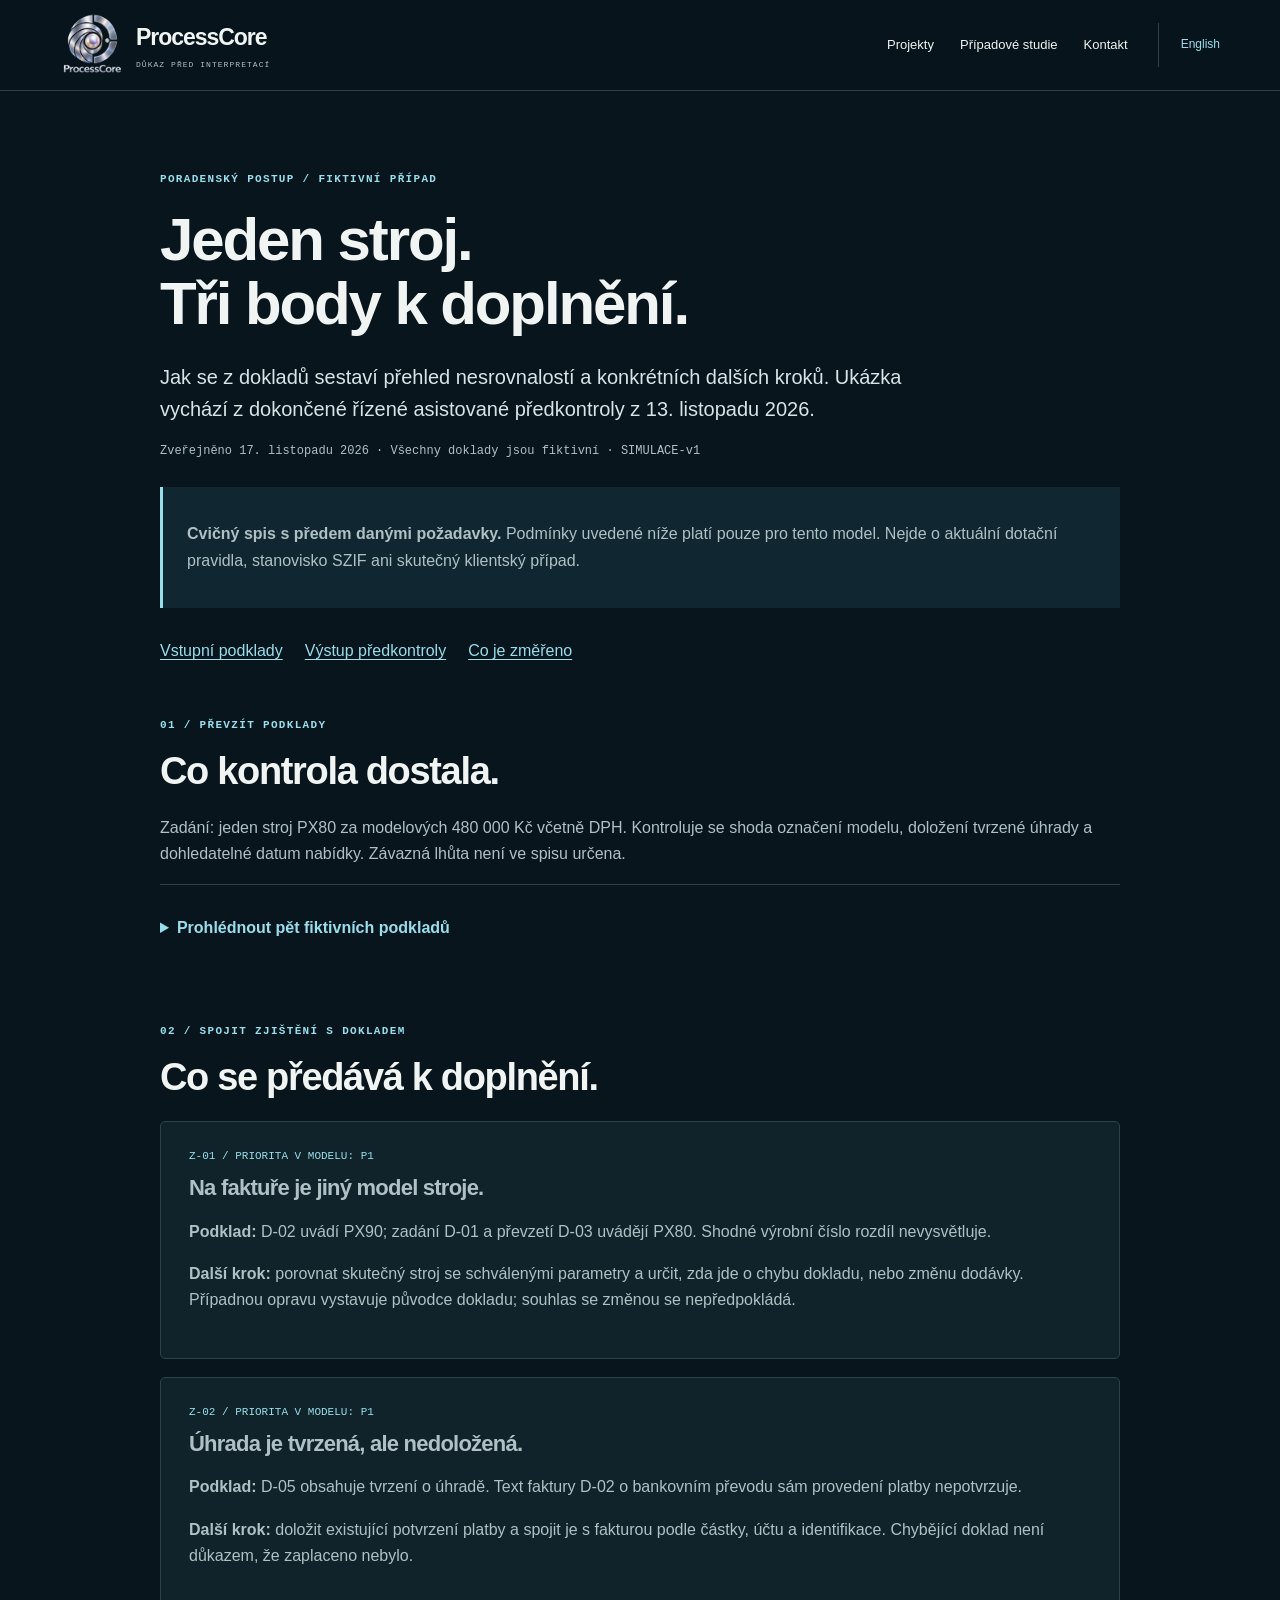
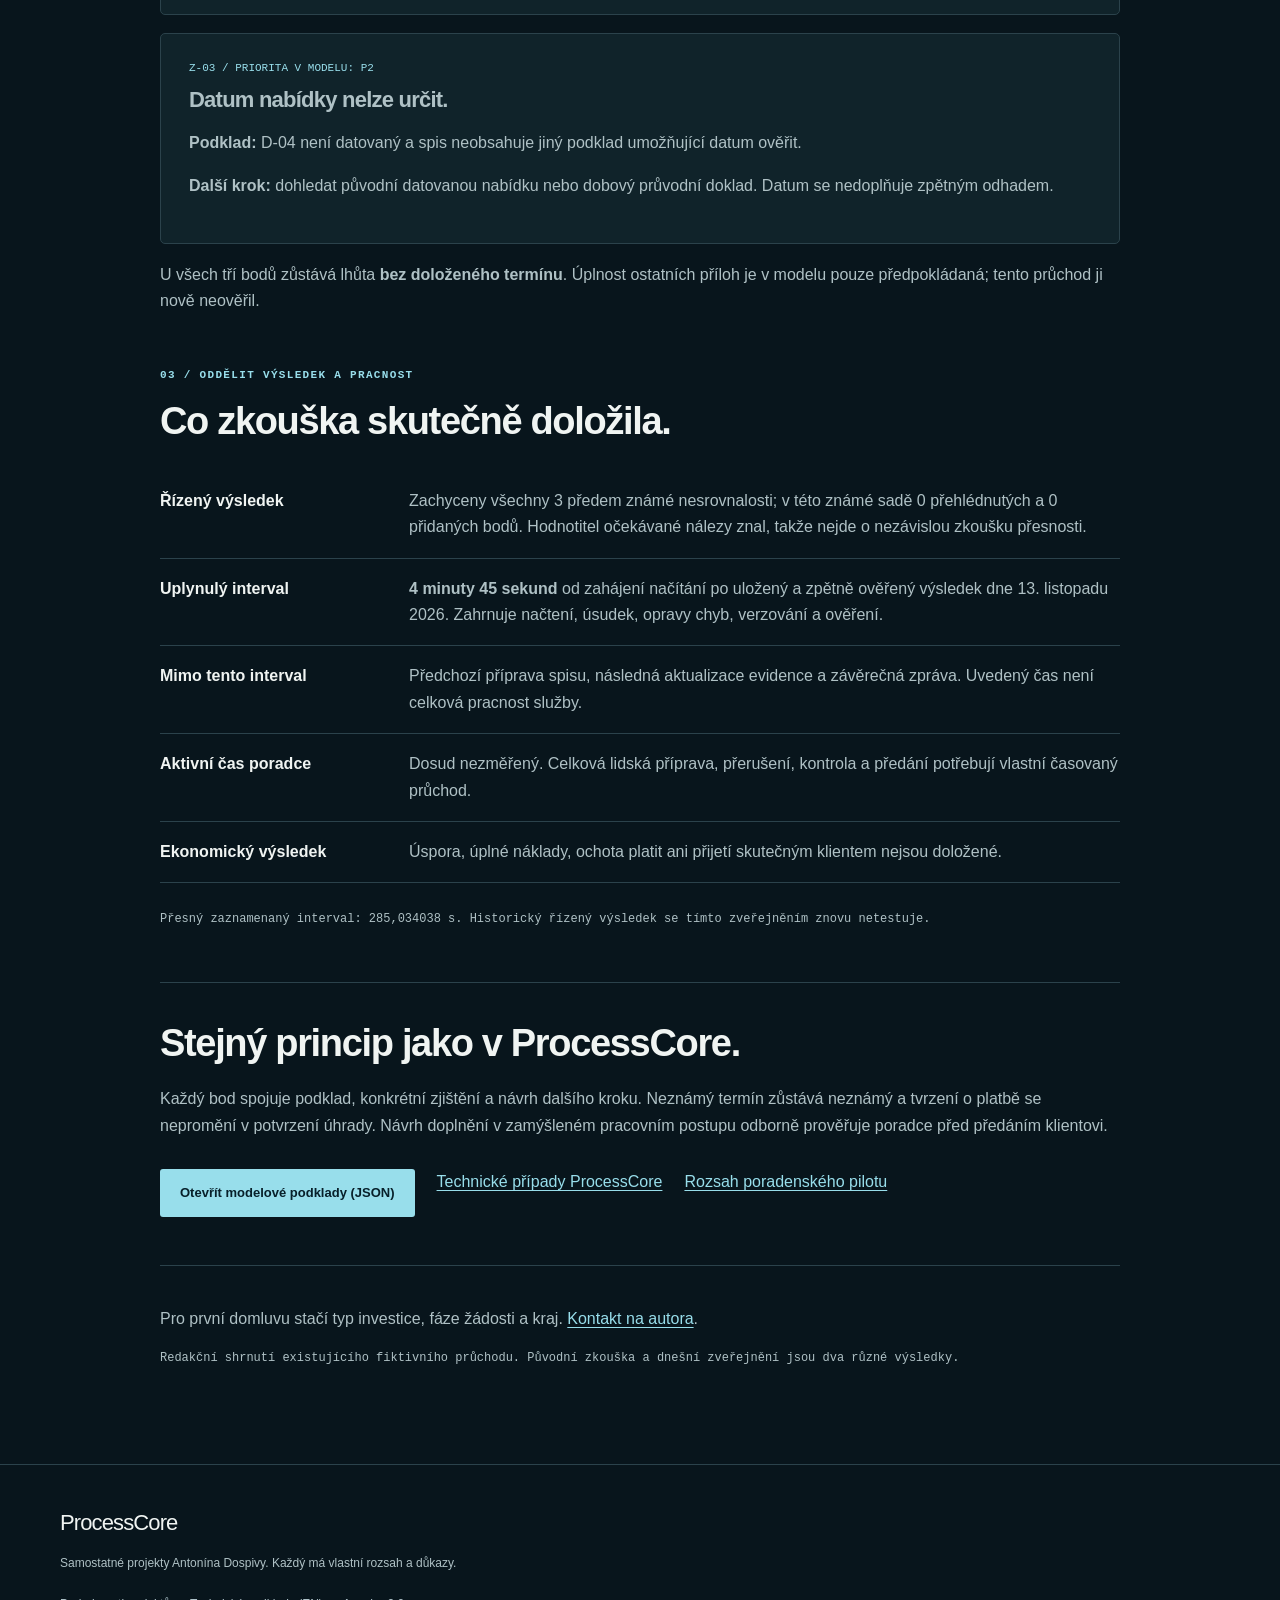
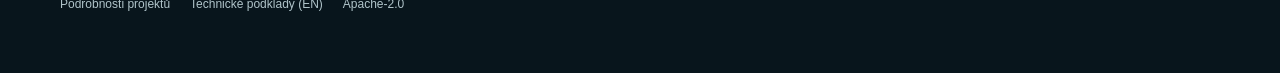
<file: modelova-predkontrola.html>
<!doctype html>
<!-- Copyright 2026 Antonín Dospiva. Apache-2.0; see LICENSE. -->
<html lang="cs"><head><meta charset="utf-8"><meta name="viewport" content="width=device-width,initial-scale=1">
<title>Modelová předkontrola jednoho stroje | ProcessCore</title><meta name="description" content="Fiktivní poradenský případ: tři doložená zjištění, další kroky a hranice zaznamenaného času asistovaného průchodu."><meta name="author" content="Antonín Dospiva"><meta name="theme-color" content="#08151c">
<link rel="canonical" href="https://tondad80-dev.github.io/processcore-quantum-intelligence/modelova-predkontrola.html"><link rel="icon" href="processcore-logo.png" type="image/png"><link rel="stylesheet" href="portfolio.css?v=20261117-ux"><link rel="stylesheet" href="portfolio-evidence.css?v=20261117">
<meta property="og:type" content="article"><meta property="og:title" content="Modelová předkontrola jednoho stroje"><meta property="og:description" content="Fiktivní poradenský případ: tři doložená zjištění, další kroky a hranice zaznamenaného času asistovaného průchodu."><meta property="og:url" content="https://tondad80-dev.github.io/processcore-quantum-intelligence/modelova-predkontrola.html">
</head><body><a class="skip" href="#main">Přejít na obsah</a>
<header class="site-header"><div class="wrap nav-wrap"><a class="brand" href="cs.html" aria-label="ProcessCore — Úvod"><img class="brand-logo" src="processcore-logo.png" width="64" height="64" alt="" decoding="async"><span>ProcessCore<small>DŮKAZ PŘED INTERPRETACÍ</small></span></a><nav aria-label="Hlavní navigace"><a href="cs.html#projects">Projekty</a><a href="pripadove-studie.html">Případové studie</a><a href="cs.html#contact">Kontakt</a></nav><a class="language" lang="en" hreflang="en" href="index.html">English</a></div></header>
<main id="main" class="evidence-reading wrap" tabindex="-1"><header><p class="eyebrow">PORADENSKÝ POSTUP / FIKTIVNÍ PŘÍPAD</p><h1>Jeden stroj.<br>Tři body k doplnění.</h1><p class="lede">Jak se z dokladů sestaví přehled nesrovnalostí a konkrétních dalších kroků. Ukázka vychází z dokončené řízené asistované předkontroly z 13. listopadu 2026.</p><p class="case-meta">Zveřejněno 17. listopadu 2026 · Všechny doklady jsou fiktivní · SIMULACE-v1</p></header>
<div class="evidence-note"><p><strong>Cvičný spis s předem danými požadavky.</strong> Podmínky uvedené níže platí pouze pro tento model. Nejde o aktuální dotační pravidla, stanovisko SZIF ani skutečný klientský případ.</p></div>
<nav class="case-nav" aria-label="Obsah modelového případu"><a href="#podklady">Vstupní podklady</a><a href="#zjisteni">Výstup předkontroly</a><a href="#mereni">Co je změřeno</a></nav>
<section id="podklady" aria-labelledby="inputs-title"><p class="eyebrow">01 / PŘEVZÍT PODKLADY</p><h2 id="inputs-title">Co kontrola dostala.</h2><p>Zadání: jeden stroj PX80 za modelových 480 000 Kč včetně DPH. Kontroluje se shoda označení modelu, doložení tvrzené úhrady a dohledatelné datum nabídky. Závazná lhůta není ve spisu určena.</p>
<details><summary>Prohlédnout pět fiktivních podkladů</summary><dl><div><dt>D-01 · Zadání</dt><dd>Jeden stroj PX80. Označení modelu má souhlasit se zadáním a převzetím. K tvrzené úhradě má existovat průkazný doklad; nabídka má mít dohledatelné datum.</dd></div><div><dt>D-02 · Faktura</dt><dd>F-TEST-001, vystavena 30. října 2026. Model PX90, výrobní číslo TEST-0001, cena 480 000 Kč včetně DPH. Uveden bankovní převod.</dd></div><div><dt>D-03 · Převzetí</dt><dd>P-TEST-001, převzato 31. října 2026. Model PX80, výrobní číslo TEST-0001, vazba na fakturu F-TEST-001.</dd></div><div><dt>D-04 · Nabídka</dt><dd>N-TEST-001 na model PX80, cena 480 000 Kč včetně DPH. Chybí datum vystavení i dobový průvodní doklad.</dd></div><div><dt>D-05 · Tvrzení a přílohy</dt><dd>Žadatel tvrdí, že fakturu uhradil převodem. Ve spisu není bankovní výpis ani jiné potvrzení provedené platby.</dd></div></dl></details></section>
<section id="zjisteni" aria-labelledby="findings-title"><p class="eyebrow">02 / SPOJIT ZJIŠTĚNÍ S DOKLADEM</p><h2 id="findings-title">Co se předává k doplnění.</h2><ol class="finding-list"><li><p class="priority">Z-01 / PRIORITA V MODELU: P1</p><h3>Na faktuře je jiný model stroje.</h3><p><strong>Podklad:</strong> D-02 uvádí PX90; zadání D-01 a převzetí D-03 uvádějí PX80. Shodné výrobní číslo rozdíl nevysvětluje.</p><p><strong>Další krok:</strong> porovnat skutečný stroj se schválenými parametry a určit, zda jde o chybu dokladu, nebo změnu dodávky. Případnou opravu vystavuje původce dokladu; souhlas se změnou se nepředpokládá.</p></li><li><p class="priority">Z-02 / PRIORITA V MODELU: P1</p><h3>Úhrada je tvrzená, ale nedoložená.</h3><p><strong>Podklad:</strong> D-05 obsahuje tvrzení o úhradě. Text faktury D-02 o bankovním převodu sám provedení platby nepotvrzuje.</p><p><strong>Další krok:</strong> doložit existující potvrzení platby a spojit je s fakturou podle částky, účtu a identifikace. Chybějící doklad není důkazem, že zaplaceno nebylo.</p></li><li><p class="priority">Z-03 / PRIORITA V MODELU: P2</p><h3>Datum nabídky nelze určit.</h3><p><strong>Podklad:</strong> D-04 není datovaný a spis neobsahuje jiný podklad umožňující datum ověřit.</p><p><strong>Další krok:</strong> dohledat původní datovanou nabídku nebo dobový průvodní doklad. Datum se nedoplňuje zpětným odhadem.</p></li></ol><p>U všech tří bodů zůstává lhůta <strong>bez doloženého termínu</strong>. Úplnost ostatních příloh je v modelu pouze předpokládaná; tento průchod ji nově neověřil.</p></section>
<section id="mereni" aria-labelledby="timing-title"><p class="eyebrow">03 / ODDĚLIT VÝSLEDEK A PRACNOST</p><h2 id="timing-title">Co zkouška skutečně doložila.</h2><dl><div><dt>Řízený výsledek</dt><dd>Zachyceny všechny 3 předem známé nesrovnalosti; v této známé sadě 0 přehlédnutých a 0 přidaných bodů. Hodnotitel očekávané nálezy znal, takže nejde o nezávislou zkoušku přesnosti.</dd></div><div><dt>Uplynulý interval</dt><dd><strong>4 minuty 45 sekund</strong> od zahájení načítání po uložený a zpětně ověřený výsledek dne 13. listopadu 2026. Zahrnuje načtení, úsudek, opravy chyb, verzování a ověření.</dd></div><div><dt>Mimo tento interval</dt><dd>Předchozí příprava spisu, následná aktualizace evidence a závěrečná zpráva. Uvedený čas není celková pracnost služby.</dd></div><div><dt>Aktivní čas poradce</dt><dd>Dosud nezměřený. Celková lidská příprava, přerušení, kontrola a předání potřebují vlastní časovaný průchod.</dd></div><div><dt>Ekonomický výsledek</dt><dd>Úspora, úplné náklady, ochota platit ani přijetí skutečným klientem nejsou doložené.</dd></div></dl><p class="case-meta">Přesný zaznamenaný interval: 285,034038 s. Historický řízený výsledek se tímto zveřejněním znovu netestuje.</p></section>
<section class="case-block" aria-labelledby="method-title"><h2 id="method-title">Stejný princip jako v ProcessCore.</h2><p>Každý bod spojuje podklad, konkrétní zjištění a návrh dalšího kroku. Neznámý termín zůstává neznámý a tvrzení o platbě se nepromění v potvrzení úhrady. Návrh doplnění v zamýšleném pracovním postupu odborně prověřuje poradce před předáním klientovi.</p><div class="case-nav"><a class="button" href="media/modelova-predkontrola-2026-11-13.json" target="_blank" rel="noopener noreferrer">Otevřít modelové podklady (JSON)<span class="sr-only"> (v novém okně)</span></a><a href="pripadove-studie.html">Technické případy ProcessCore</a><a href="projekty.html#agricultural-grant-advisory">Rozsah poradenského pilotu</a></div></section>
<div class="case-footer"><p>Pro první domluvu stačí typ investice, fáze žádosti a kraj. <a href="cs.html#contact">Kontakt na autora</a>.</p><p class="case-meta">Redakční shrnutí existujícího fiktivního průchodu. Původní zkouška a dnešní zveřejnění jsou dva různé výsledky.</p></div></main>
<footer class="site-footer"><div class="wrap"><a class="footer-brand" href="cs.html">ProcessCore</a><p>Samostatné projekty Antonína Dospivy. Každý má vlastní rozsah a důkazy.</p><div class="footer-links"><a href="projekty.html">Podrobnosti projektů</a><a href="engineering.html">Technické podklady (EN)</a><a href="LICENSE">Apache-2.0</a></div></div></footer></body></html>
</file>
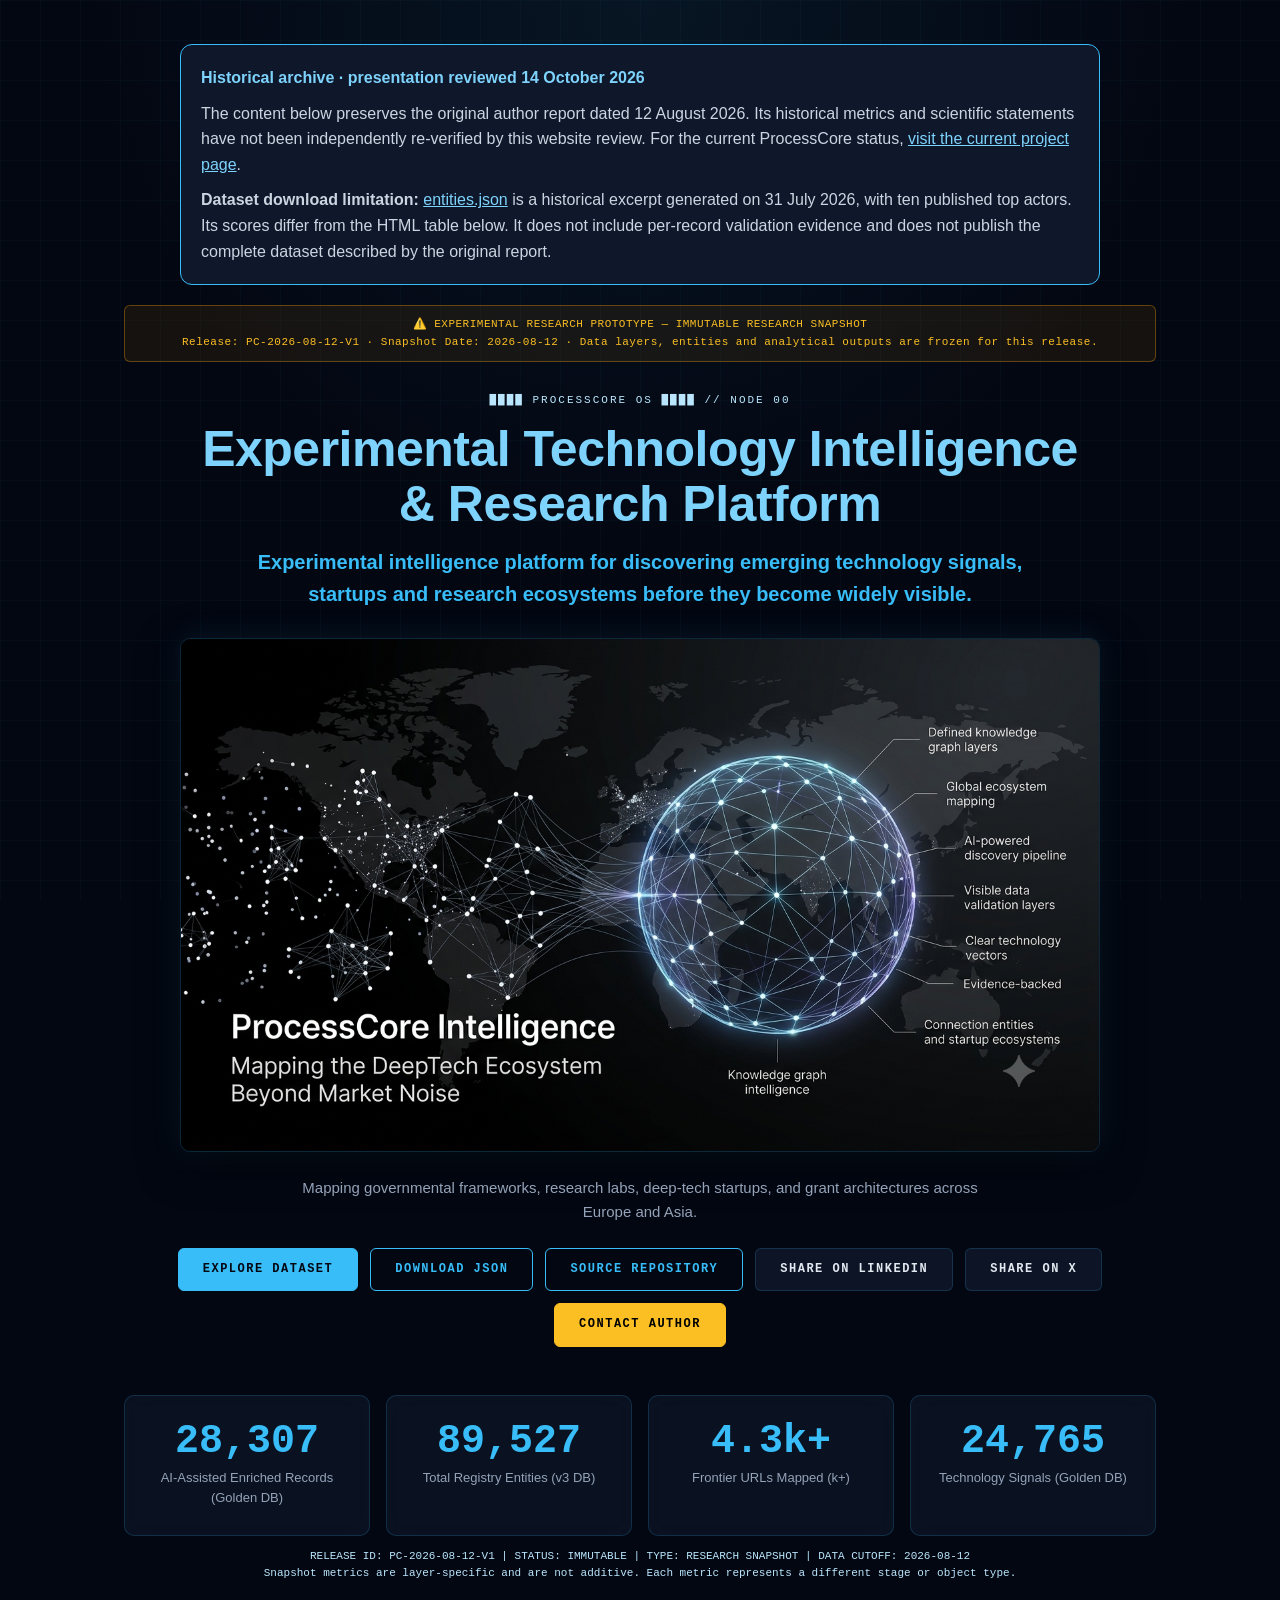
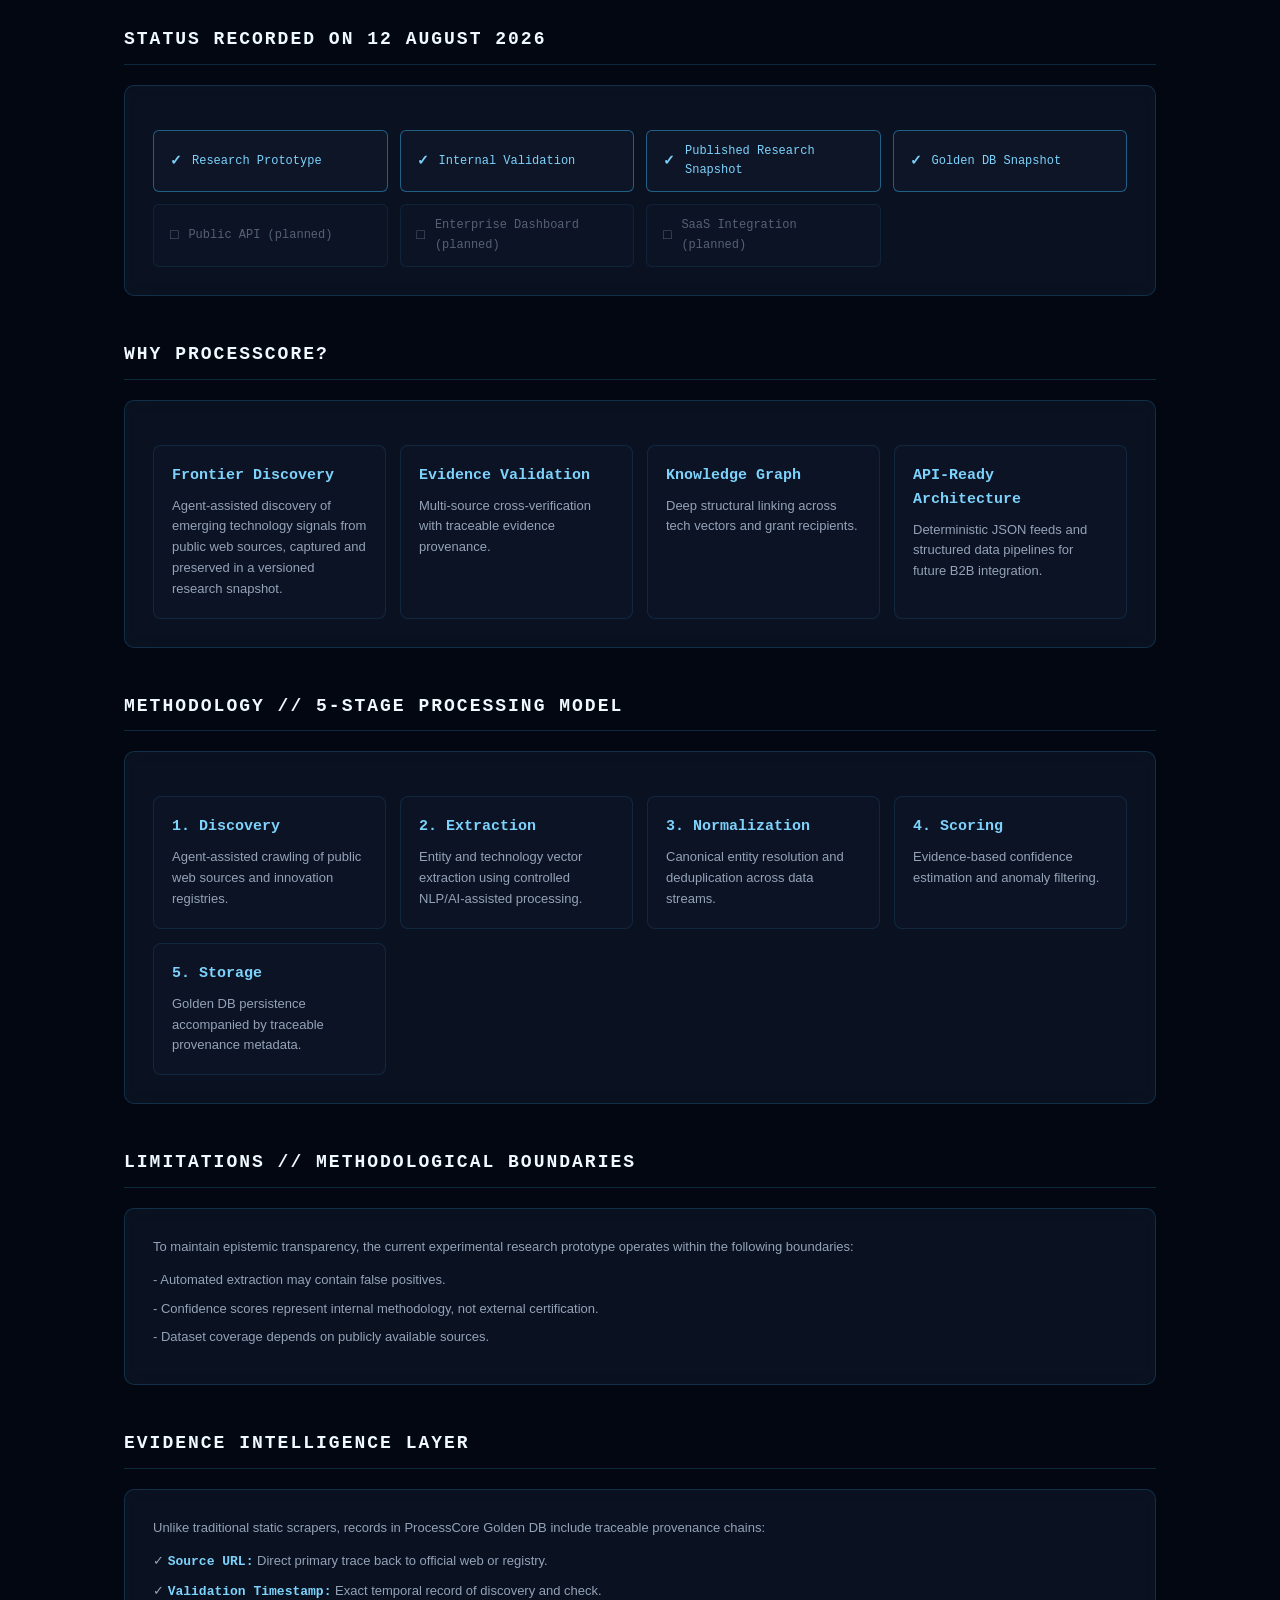
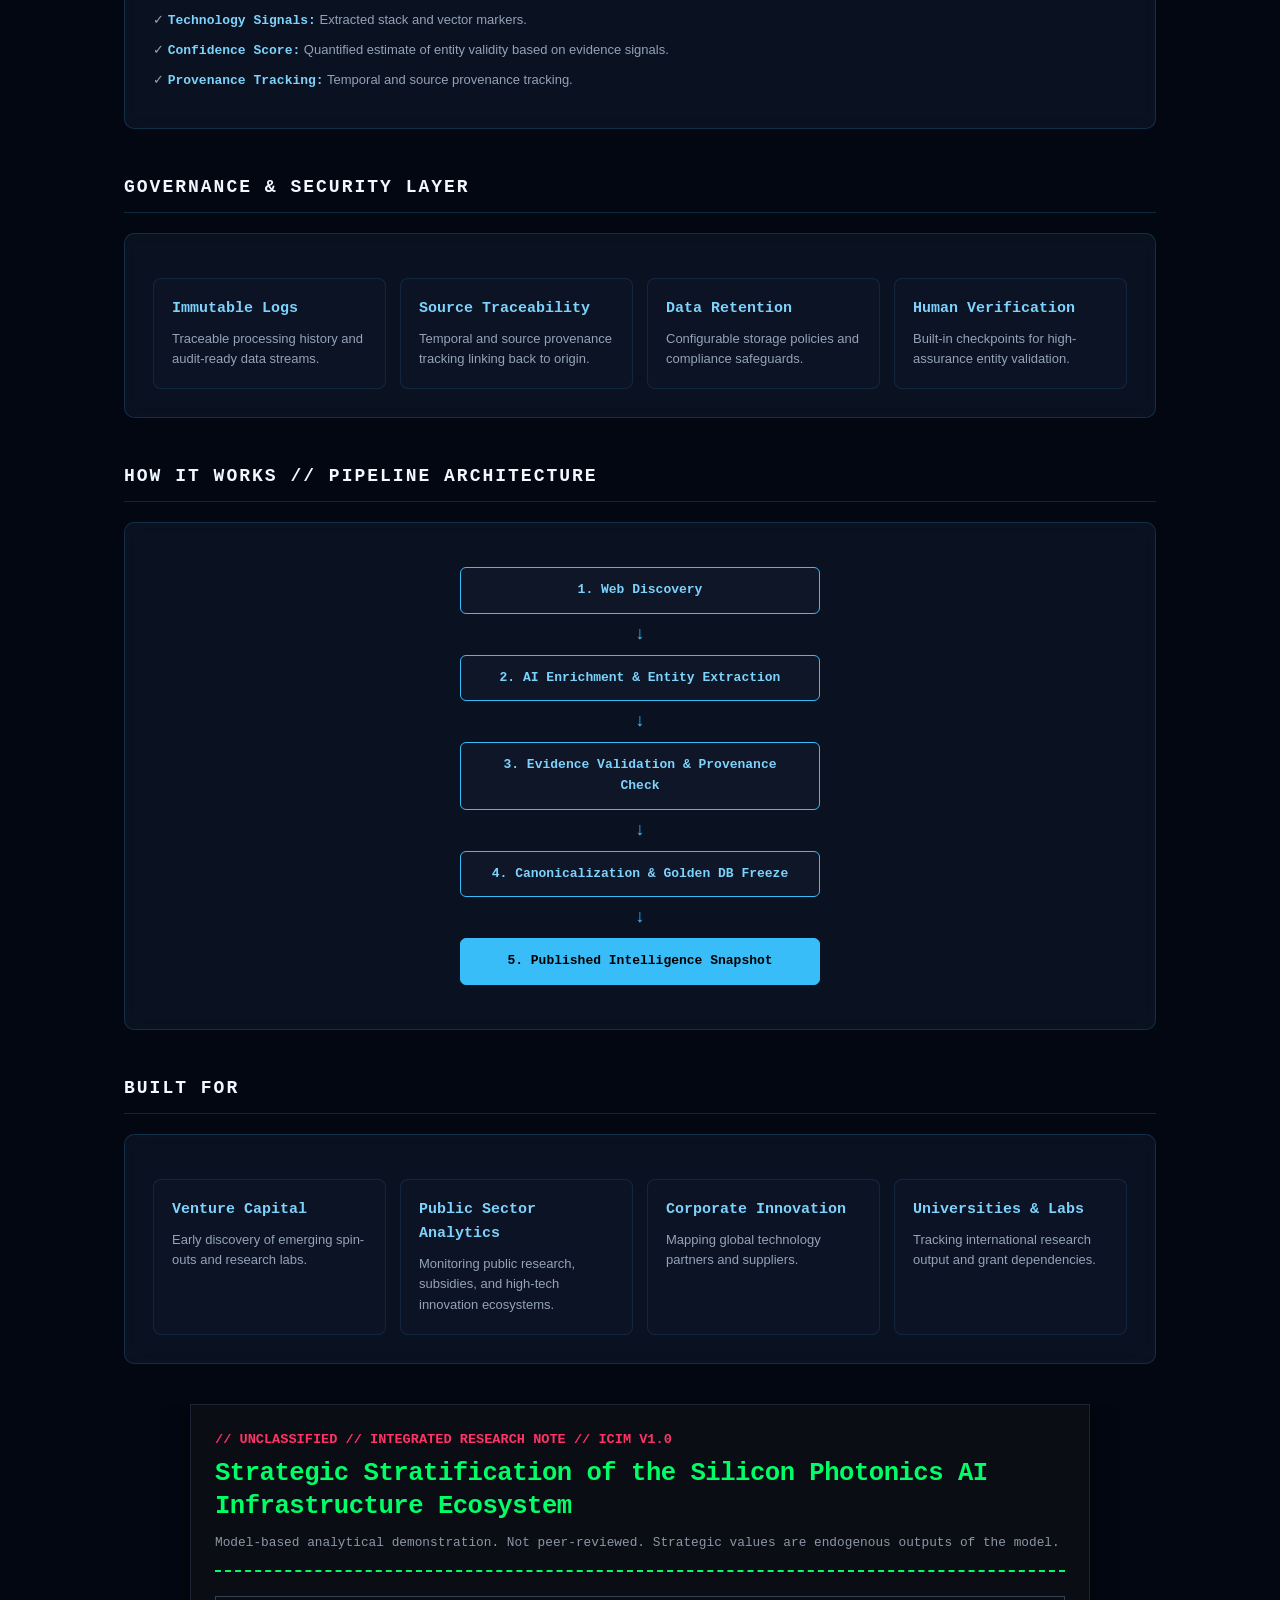
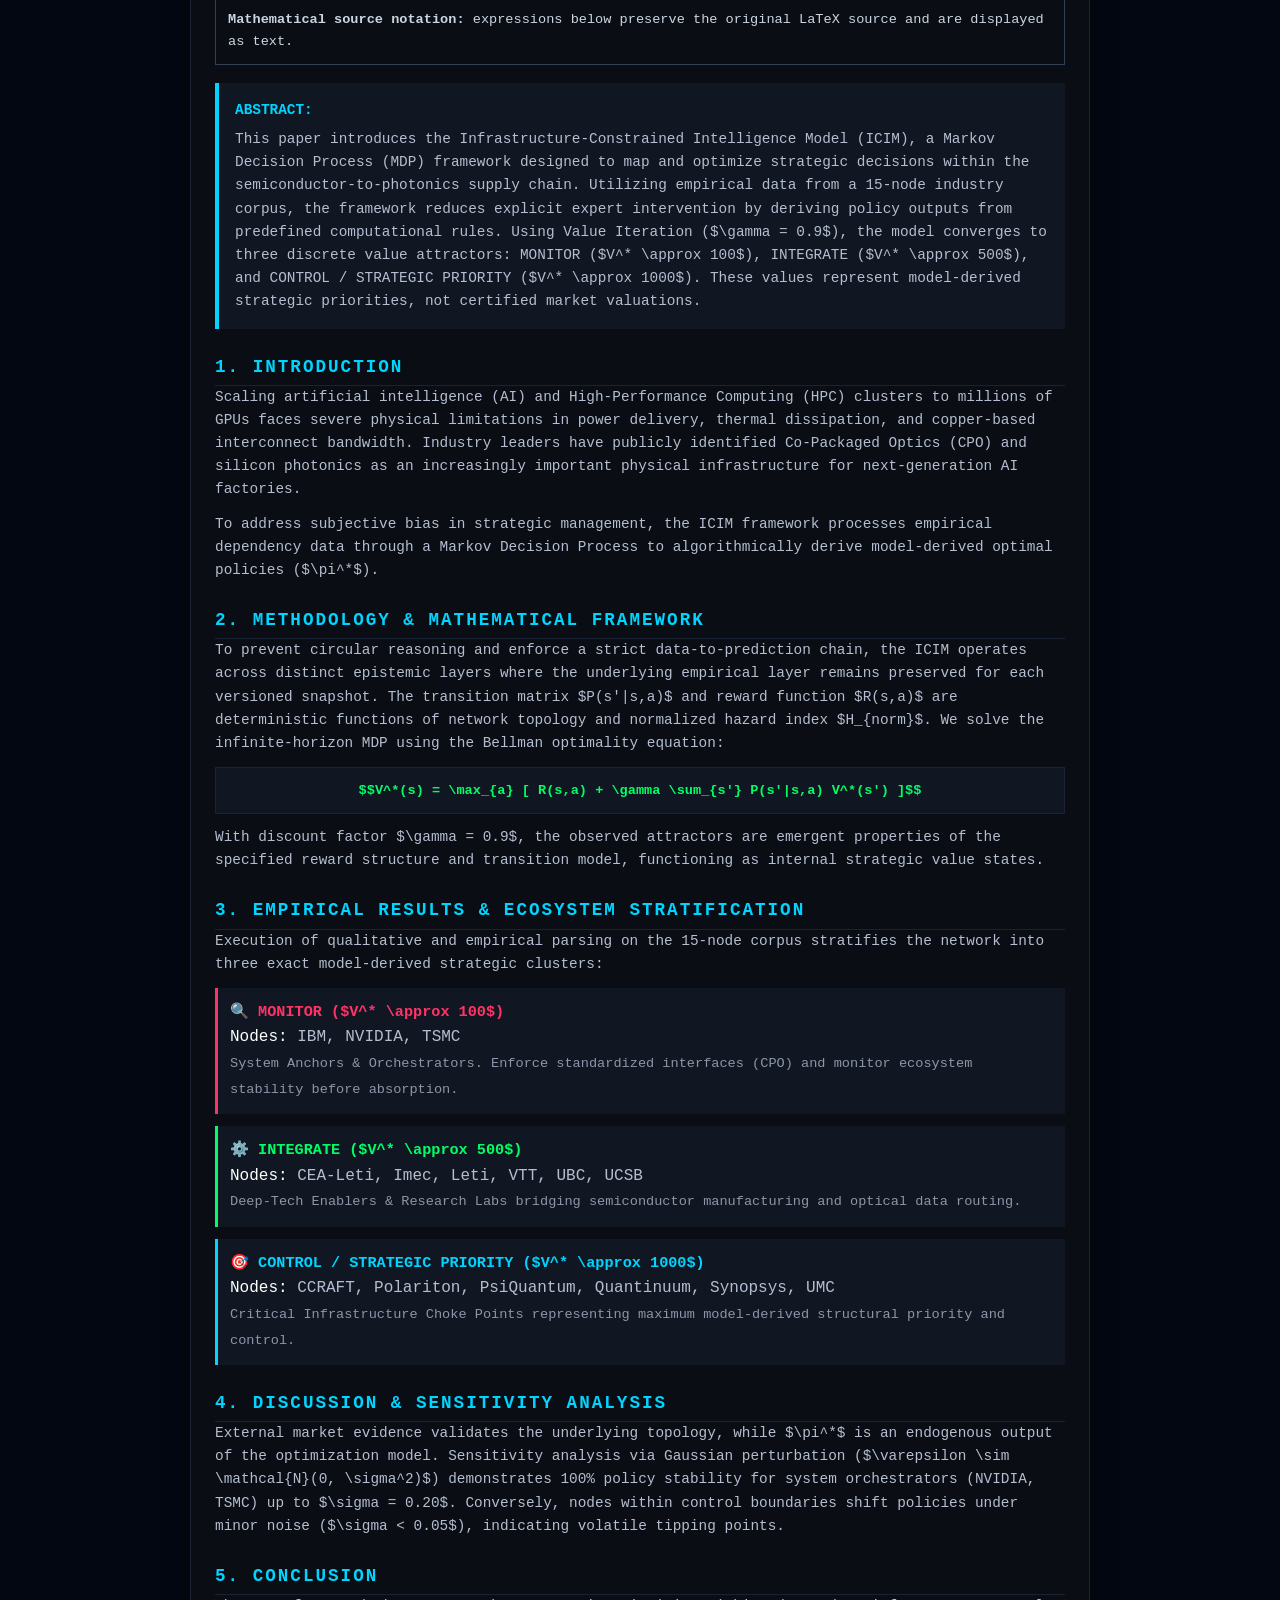
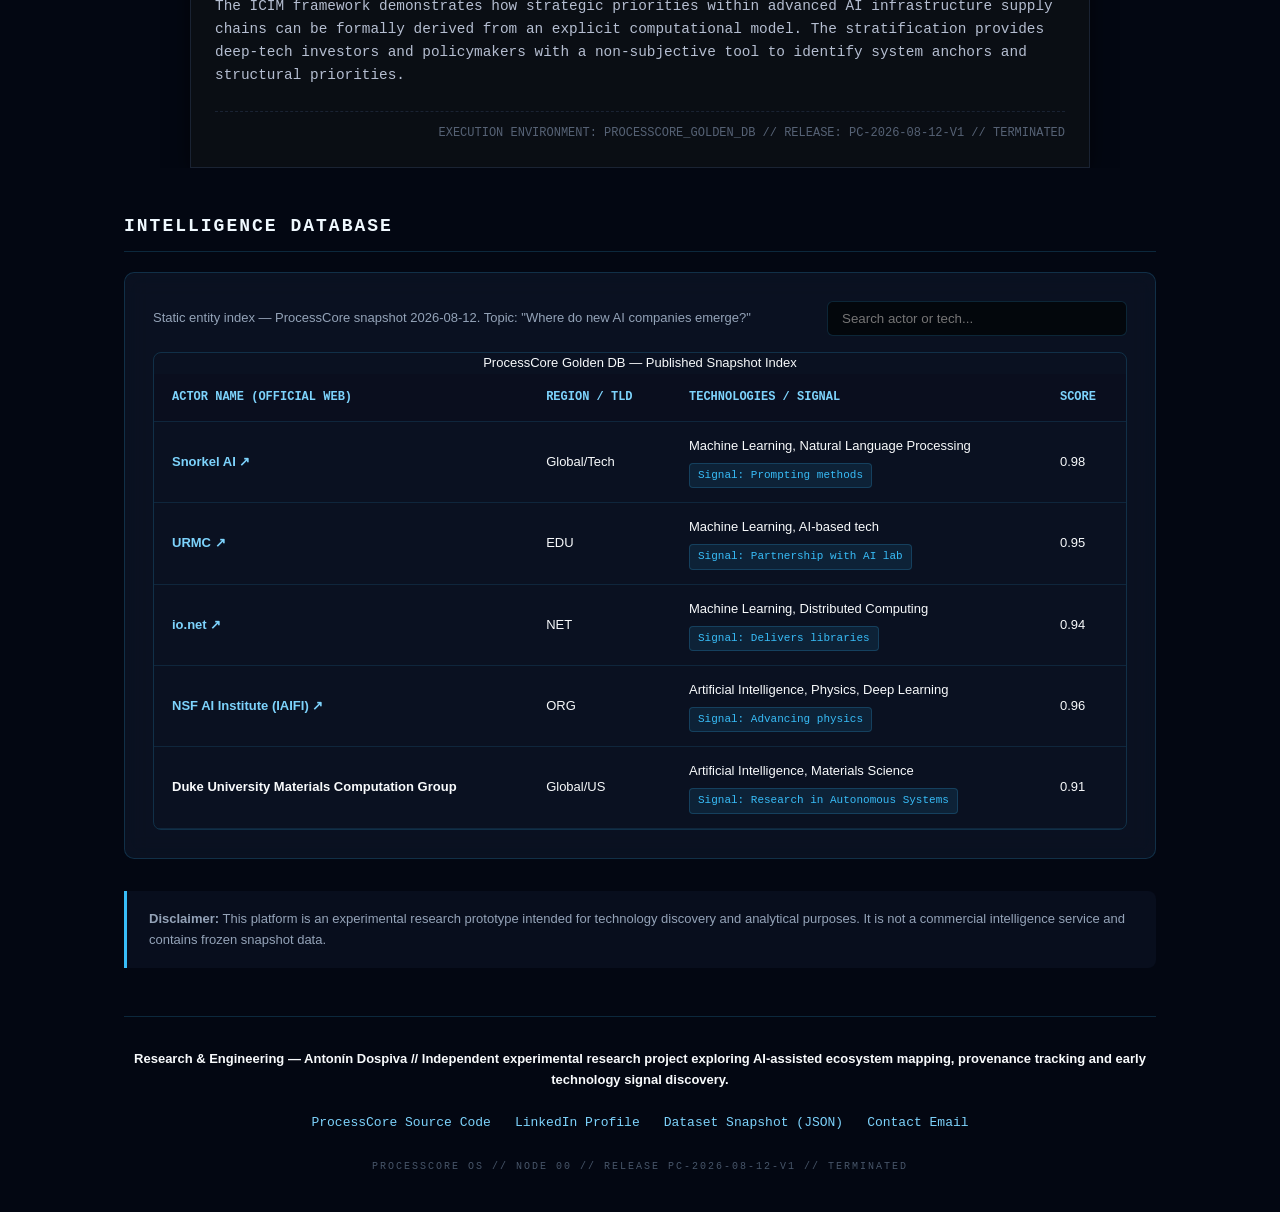
<file: PC-2026-08-12-V1.html>
<!DOCTYPE html>
<html lang="en" style="scroll-behavior: smooth;">
<head>
<meta charset="UTF-8">
<meta name="viewport" content="width=device-width, initial-scale=1.0">
<meta name="theme-color" content="#030712">
<meta name="description" content="ProcessCore Intelligence Platform — experimental research prototype. Immutable research snapshot PC-2026-08-12-V1 mapping AI, B2B and deep-tech ecosystems.">
<meta name="author" content="Antonín Dospiva">
<link rel="canonical" href="https://tondad80-dev.github.io/processcore-quantum-intelligence/PC-2026-08-12-V1.html">

<!-- Open Graph / LinkedIn -->
<meta property="og:title" content="ProcessCore Intelligence Platform [RESEARCH PROTOTYPE]">
<meta property="og:description" content="Immutable ProcessCore research snapshot PC-2026-08-12-V1: 28,307 AI-assisted enriched records and 89,527 registry entities.">
<meta property="og:type" content="website">
<meta property="og:url" content="https://tondad80-dev.github.io/processcore-quantum-intelligence/PC-2026-08-12-V1.html">
<meta property="og:image" content="https://tondad80-dev.github.io/processcore-quantum-intelligence/hero_map.png">
<meta property="og:site_name" content="ProcessCore OS">

<!-- Twitter Cards -->
<meta name="twitter:card" content="summary_large_image">
<meta name="twitter:title" content="ProcessCore Intelligence Platform [RESEARCH PROTOTYPE]">
<meta name="twitter:description" content="Immutable ProcessCore research snapshot PC-2026-08-12-V1 mapping 28,307+ AI-assisted enriched records.">
<meta name="twitter:image" content="https://tondad80-dev.github.io/processcore-quantum-intelligence/hero_map.png">

<!-- JSON-LD Structured Data -->
<script type="application/ld+json">
{
  "@context": "https://schema.org",
  "@graph": [
    {
      "@type": "Project",
      "name": "ProcessCore Quantum Intelligence",
      "description": "Experimental B2B and deep-tech ecosystem discovery platform mapping early technology signals.",
      "url": "https://tondad80-dev.github.io/processcore-quantum-intelligence/PC-2026-08-12-V1.html",
      "author": {
        "@type": "Person",
        "name": "Antonín Dospiva"
      }
    },
    {
      "@type": "Dataset",
      "name": "ProcessCore Golden DB v1.0",
      "description": "Versioned and immutable research snapshot mapping early AI companies, research labs, and frontier technologies as captured on 2026-08-12.",
      "creator": {
        "@type": "Person",
        "name": "Antonín Dospiva"
      },
      "version": "PC-2026-08-12-V1",
      "dateModified": "2026-08-12",
      "license": "https://creativecommons.org/licenses/by/4.0/",
      "distribution": {
        "@type": "DataDownload",
        "encodingFormat": "application/json",
        "contentUrl": "https://tondad80-dev.github.io/processcore-quantum-intelligence/entities.json"
      }
    }
  ]
}
</script>

<title>ProcessCore Intelligence Platform [RESEARCH PROTOTYPE]</title>
<style>
:root {
    --color-bg: #030712;
    --color-surface: rgba(15, 23, 42, 0.65);
    --color-surface-hover: rgba(30, 41, 59, 0.75);
    --color-text-main: #f8fafc;
    --color-text-muted: #94a3b8;
    --color-primary: #38bdf8;
    --color-primary-light: #7dd3fc;
    --color-primary-dark: #bae6fd;
    --color-accent: #f59e0b;
    --color-border: rgba(56, 189, 248, 0.18);
    --color-border-hover: rgba(56, 189, 248, 0.45);
    --font-stack: "Segoe UI", Roboto, "Helvetica Neue", sans-serif;
    --font-mono: "JetBrains Mono", "Fira Code", monospace;
}
* { box-sizing: border-box; margin: 0; padding: 0; }
body {
    font-family: var(--font-stack); max-width: 1080px; margin: auto; padding: 24px;
    background-color: var(--color-bg); color: var(--color-text-main); line-height: 1.6;
    overflow-x: hidden;
    background-image: 
        radial-gradient(circle at 50% 0%, rgba(56, 189, 248, 0.08) 0%, transparent 50%),
        linear-gradient(to right, rgba(56, 189, 248, 0.03) 1px, transparent 1px),
        linear-gradient(to bottom, rgba(56, 189, 248, 0.03) 1px, transparent 1px);
    background-size: 100% 100%, 40px 40px, 40px 40px;
    background-attachment: fixed;
}
:focus-visible {
    outline: 2px solid var(--color-primary-light);
    outline-offset: 3px;
}
@keyframes pulseGlow {
    0%, 100% { box-shadow: 0 0 12px rgba(56, 189, 248, 0.15); border-color: rgba(56, 189, 248, 0.3); }
    50% { box-shadow: 0 0 24px rgba(56, 189, 248, 0.45); border-color: rgba(56, 189, 248, 0.75); }
}
@keyframes floatUp {
    from { opacity: 0; transform: translateY(16px); }
    to { opacity: 1; transform: translateY(0); }
}
.fade-in-section {
    opacity: 1;
    transform: none;
    transition: opacity 0.5s cubic-bezier(0.16, 1, 0.3, 1), transform 0.5s cubic-bezier(0.16, 1, 0.3, 1);
}
.fade-in-section.is-visible {
    opacity: 1;
    transform: translateY(0);
}
.enterprise-banner {
    background: rgba(245, 158, 11, 0.08); border: 1px solid rgba(245, 158, 11, 0.35); color: #fbbf24;
    padding: 10px 16px; border-radius: 6px; font-family: var(--font-mono); font-size: 11px; text-align: center;
    margin-bottom: 30px; letter-spacing: 0.5px;
    animation: floatUp 0.4s ease-out;
}
header { text-align: center; margin-bottom: 48px; animation: floatUp 0.6s ease-out; }
.system-label { font-family: var(--font-mono); color: var(--color-primary-dark); font-size: 11px; letter-spacing: 2px; text-transform: uppercase; margin-bottom: 12px; }
h1 { font-size: clamp(32px, 6vw, 50px); margin-bottom: 14px; color: var(--color-primary-light); font-weight: 800; line-height: 1.1; letter-spacing: -0.5px; }
h2 { margin-top: 44px; color: #f0f9ff; font-size: 18px; border-bottom: 1px solid var(--color-border); padding-bottom: 10px; text-transform: uppercase; letter-spacing: 2px; font-family: var(--font-mono); }
.subtitle { font-size: clamp(16px, 3.8vw, 20px); color: var(--color-primary); margin-bottom: 18px; font-weight: 600; max-width: 820px; margin-left: auto; margin-right: auto; }
.description { font-size: 15px; color: var(--color-text-muted); max-width: 720px; margin: 0 auto 24px auto; }
.hero-image-container { margin: 28px auto 24px auto; max-width: 920px; transition: transform 0.35s ease; }
.hero-image-container:hover { transform: scale(1.008); }
.hero-image { width: 100%; height: auto; border-radius: 10px; border: 1px solid var(--color-border); box-shadow: 0 12px 40px rgba(0, 0, 0, 0.6), 0 0 30px rgba(56, 189, 248, 0.12); display: block; }
.hero-actions { display: flex; gap: 12px; justify-content: center; margin-top: 24px; flex-wrap: wrap; }
.btn { display: inline-block; font-weight: 700; text-decoration: none; padding: 11px 24px; border-radius: 6px; transition: all 0.25s ease; text-transform: uppercase; font-size: 12px; letter-spacing: 1.5px; cursor: pointer; border: none; font-family: var(--font-mono); }
.btn-primary { color: var(--color-bg); background-color: var(--color-primary); border: 1px solid var(--color-primary); }
.btn-primary:hover { background-color: var(--color-primary-light); transform: translateY(-2px); box-shadow: 0 4px 18px rgba(56, 189, 248, 0.45); }
.btn-secondary { color: var(--color-primary); background-color: transparent; border: 1px solid var(--color-primary); }
.btn-secondary:hover { background-color: rgba(56, 189, 248, 0.12); transform: translateY(-2px); }
.btn-social { color: #e2e8f0; background-color: rgba(15, 23, 42, 0.85); border: 1px solid var(--color-border); }
.btn-social:hover { background-color: rgba(56, 189, 248, 0.2); border-color: var(--color-primary); transform: translateY(-2px); }
.btn-accent { color: #000; background-color: #fbbf24; border: 1px solid #fbbf24; }
.btn-accent:hover { background-color: #f59e0b; transform: translateY(-2px); box-shadow: 0 4px 18px rgba(251, 191, 36, 0.45); }

/* Bento Grid Architecture */
.bento-grid { display: grid; grid-template-columns: repeat(auto-fit, minmax(230px, 1fr)); gap: 16px; margin-top: 24px; }
.bento-card { background: var(--color-surface); backdrop-filter: blur(12px); padding: 26px 20px; border-radius: 10px; border: 1px solid var(--color-border); text-align: center; transition: all 0.25s ease; }
.bento-card:hover { border-color: var(--color-primary); transform: translateY(-3px); background: var(--color-surface-hover); box-shadow: 0 10px 28px rgba(56, 189, 248, 0.12); }
.number { font-size: 40px; font-weight: 800; color: var(--color-primary); font-family: var(--font-mono); margin-bottom: 6px; line-height: 1; }
.small { color: var(--color-text-muted); font-size: 13px; }
.snapshot-meta { font-family: var(--font-mono); font-size: 11px; color: var(--color-primary-dark); margin-top: 12px; text-align: center; line-height: 1.5; }

section.box { background: var(--color-surface); backdrop-filter: blur(12px); padding: 28px; border-radius: 10px; margin-top: 20px; border: 1px solid var(--color-border); transition: border-color 0.25s ease; }
section.box:hover { border-color: rgba(56, 189, 248, 0.35); }
.pipeline { display: flex; flex-direction: column; align-items: center; margin: 16px 0; }
.pipeline-step { background: rgba(15, 23, 42, 0.95); border: 1px solid var(--color-primary); padding: 12px 24px; border-radius: 6px; font-weight: 700; color: var(--color-primary-light); width: 100%; max-width: 360px; text-align: center; font-size: 13px; font-family: var(--font-mono); transition: transform 0.25s ease, box-shadow 0.25s ease; }
.pipeline-step:hover { transform: scale(1.02); box-shadow: 0 0 16px rgba(56, 189, 248, 0.25); }
.pipeline-arrow { color: var(--color-primary); font-size: 18px; margin: 6px 0; font-family: var(--font-mono); }
.use-cases-grid { display: grid; grid-template-columns: repeat(auto-fit, minmax(210px, 1fr)); gap: 14px; margin-top: 16px; }
.use-case-card { background: rgba(15, 23, 42, 0.55); padding: 18px; border-radius: 8px; border: 1px solid rgba(56, 189, 248, 0.12); transition: all 0.25s ease; }
.use-case-card:hover { background: rgba(30, 41, 59, 0.7); border-color: var(--color-primary-light); transform: translateY(-2px); }
.use-case-card h3 { color: var(--color-primary-light); font-size: 15px; margin-bottom: 8px; font-family: var(--font-mono); }
.provenance-tag { font-family: var(--font-mono); font-size: 11px; color: #38bdf8; background: rgba(56, 189, 248, 0.1); padding: 3px 8px; border-radius: 4px; display: inline-block; margin-top: 6px; border: 1px solid rgba(56, 189, 248, 0.2); }
.evidence-list { list-style: none; margin-top: 12px; font-size: 13px; color: var(--color-text-muted); }
.evidence-list li { margin-bottom: 8px; }
.evidence-list li strong { color: var(--color-primary-light); font-family: var(--font-mono); }
.status-grid { display: grid; grid-template-columns: repeat(auto-fit, minmax(210px, 1fr)); gap: 12px; margin-top: 16px; }
.status-item { background: rgba(15, 23, 42, 0.85); border: 1px solid var(--color-border); padding: 11px 16px; border-radius: 6px; font-family: var(--font-mono); font-size: 12px; display: flex; align-items: center; gap: 10px; transition: transform 0.25s ease; }
.status-item.active { border-color: rgba(56, 189, 248, 0.45); color: var(--color-primary-light); animation: pulseGlow 3s infinite; }
.status-item.planned { opacity: 0.55; color: var(--color-text-muted); }
.status-icon { font-weight: 800; font-size: 14px; }
.disclaimer-box { background: rgba(15, 23, 42, 0.45); border-left: 3px solid var(--color-primary); padding: 18px 22px; margin-top: 32px; border-radius: 0 8px 8px 0; font-size: 13px; color: var(--color-text-muted); }
.table-controls { display: flex; justify-content: space-between; align-items: center; margin-bottom: 16px; flex-wrap: wrap; gap: 12px; }
.search-input { background: rgba(0, 0, 0, 0.6); border: 1px solid var(--color-border); color: var(--color-text-main); padding: 9px 14px; border-radius: 6px; width: 100%; max-width: 300px; font-family: var(--font-stack); outline: none; transition: border-color 0.25s ease, box-shadow 0.25s ease; }
.search-input:focus { border-color: var(--color-primary); box-shadow: 0 0 12px rgba(56, 189, 248, 0.35); }
.table-wrapper { overflow-x: auto; border: 1px solid var(--color-border); border-radius: 8px; -webkit-overflow-scrolling: touch; }
.data-table { width: 100%; border-collapse: collapse; font-size: 13px; text-align: left; white-space: nowrap; }
.data-table th, .data-table td { padding: 14px 18px; border-bottom: 1px solid rgba(56, 189, 248, 0.12); }
.data-table th { background-color: rgba(10, 15, 30, 0.9); color: var(--color-primary-light); cursor: pointer; font-family: var(--font-mono); font-size: 12px; text-transform: uppercase; transition: background-color 0.2s ease; }
.data-table th:hover { background-color: rgba(56, 189, 248, 0.18); }
.data-table tbody tr { transition: background-color 0.2s ease; }
.data-table tbody tr:hover { background-color: rgba(56, 189, 248, 0.07); }
.data-table a { color: var(--color-primary-light); text-decoration: none; font-weight: 600; }
.data-table a:hover { text-decoration: underline; }
.meta-links { display: flex; justify-content: center; gap: 24px; margin-top: 22px; font-size: 13px; flex-wrap: wrap; }
.meta-links a { color: var(--color-primary-light); text-decoration: none; font-family: var(--font-mono); }
.meta-links a:hover { text-decoration: underline; }
footer { margin-top: 48px; padding: 32px 0 18px 0; border-top: 1px solid var(--color-border); text-align: center; }
.author-info { color: var(--color-text-main); font-size: 13px; margin-bottom: 10px; font-weight: 600; }
.system-sig { color: #475569; font-size: 10px; text-transform: uppercase; letter-spacing: 2px; font-family: var(--font-mono); }
@media (max-width: 600px) {
    .bento-card, section.box { backdrop-filter: none; }
}
@media (prefers-reduced-motion: reduce) {
    html { scroll-behavior: auto !important; }
    *, *::before, *::after { animation: none !important; transition: none !important; }
}
</style>
</head>
<body>
<div class="bg-grid"></div>
<aside class="archive-review-note" role="note" aria-label="Historical archive review" style="max-width:920px;margin:20px auto;padding:20px;border:1px solid #38bdf8;border-radius:12px;background:#0f172a;color:#cbd5e1;line-height:1.6;">
    <strong style="display:block;color:#7dd3fc;">Historical archive · presentation reviewed <time datetime="2026-10-14">14 October 2026</time></strong>
    <p style="margin:10px 0;">The content below preserves the original author report dated 12 August 2026. Its historical metrics and scientific statements have not been independently re-verified by this website review. For the current ProcessCore status, <a href="https://tondad80-dev.github.io/processcore-quantum-intelligence/" style="color:#7dd3fc;text-decoration:underline;">visit the current project page</a>.</p>
    <p style="margin:10px 0 0;"><strong>Dataset download limitation:</strong> <a href="entities.json" style="color:#7dd3fc;text-decoration:underline;">entities.json</a> is a historical excerpt generated on 31 July 2026, with ten published top actors. Its scores differ from the HTML table below. It does not include per-record validation evidence and does not publish the complete dataset described by the original report.</p>
</aside>

<div class="enterprise-banner">
    ⚠️ EXPERIMENTAL RESEARCH PROTOTYPE — IMMUTABLE RESEARCH SNAPSHOT<br>
    Release: PC-2026-08-12-V1 · Snapshot Date: 2026-08-12 · Data layers, entities and analytical outputs are frozen for this release.
</div>
<header>
    <div class="system-label">████ PROCESSCORE OS ████ // NODE 00</div>
    <h1>Experimental Technology Intelligence<br>& Research Platform</h1>
    <p class="subtitle">Experimental intelligence platform for discovering emerging technology signals, startups and research ecosystems before they become widely visible.</p>
    <div class="hero-image-container">
        <img src="hero_map.png" alt="ProcessCore Intelligence Knowledge Graph Map" class="hero-image" width="920" height="520" loading="eager" fetchpriority="high">
    </div>
    <p class="description">Mapping governmental frameworks, research labs, deep-tech startups, and grant architectures across Europe and Asia.</p>
    <div class="hero-actions">
        <a href="#dataset" class="btn btn-primary" aria-label="Explore research dataset">Explore Dataset</a>
        <a href="entities.json" download class="btn btn-secondary" aria-label="Download JSON dataset">Download JSON</a>
        <a href="https://github.com/tondad80-dev/processcore-quantum-intelligence" target="_blank" rel="noopener noreferrer" class="btn btn-secondary" aria-label="ProcessCore Source Repository">Source Repository</a>
        <a href="https://www.linkedin.com/sharing/share-offsite/?url=https%3A%2F%2Ftondad80-dev.github.io%2Fprocesscore-quantum-intelligence%2FPC-2026-08-12-V1.html" target="_blank" rel="noopener noreferrer" class="btn btn-social" aria-label="Share on LinkedIn">Share on LinkedIn</a>
        <a href="https://x.com/intent/post?text=ProcessCore%20Intelligence%20Platform%20%5BRESEARCH%20PROTOTYPE%5D%20-%20Immutable%20research%20snapshot%20PC-2026-08-12-V1.&url=https%3A%2F%2Ftondad80-dev.github.io%2Fprocesscore-quantum-intelligence%2FPC-2026-08-12-V1.html" target="_blank" rel="noopener noreferrer" class="btn btn-social" aria-label="Share on X">Share on X</a>
        <a href="mailto:tondad80@gmail.com" class="btn btn-accent" aria-label="Contact project author">Contact Author</a>
    </div>
</header>
<main>
    <section class="bento-grid fade-in-section" aria-label="System Metrics">
        <article class="bento-card">
            <div class="number" id="metricEnriched" data-target="28307" data-format="int">28,307</div>
            <div class="small">AI-Assisted Enriched Records (Golden DB)</div>
        </article>
        <article class="bento-card">
            <div class="number" id="metricRegistry" data-target="89527" data-format="int">89,527</div>
            <div class="small">Total Registry Entities (v3 DB)</div>
        </article>
        <article class="bento-card">
            <div class="number" id="metricUrls" data-target="4301" data-format="k">4.3k+</div>
            <div class="small">Frontier URLs Mapped (k+)</div>
        </article>
        <article class="bento-card">
            <div class="number" id="metricSignals" data-target="24765" data-format="int">24,765</div>
            <div class="small">Technology Signals (Golden DB)</div>
        </article>
    </section>
    <div>
        <div class="snapshot-meta">RELEASE ID: PC-2026-08-12-V1 | STATUS: IMMUTABLE | TYPE: RESEARCH SNAPSHOT | DATA CUTOFF: 2026-08-12<br>Snapshot metrics are layer-specific and are not additive. Each metric represents a different stage or object type.</div>
    </div>

    <div class="fade-in-section">
        <h2>Status recorded on 12 August 2026</h2>
        <section class="box">
            <div class="status-grid" aria-label="Project implementation status">
                <div class="status-item active"><span class="status-icon">✓</span> Research Prototype</div>
                <div class="status-item active"><span class="status-icon">✓</span> Internal Validation</div>
                <div class="status-item active"><span class="status-icon">✓</span> Published Research Snapshot</div>
                <div class="status-item active"><span class="status-icon">✓</span> Golden DB Snapshot</div>
                <div class="status-item planned"><span class="status-icon">□</span> Public API (planned)</div>
                <div class="status-item planned"><span class="status-icon">□</span> Enterprise Dashboard (planned)</div>
                <div class="status-item planned"><span class="status-icon">□</span> SaaS Integration (planned)</div>
            </div>
        </section>
    </div>

    <div class="fade-in-section">
        <h2>Why ProcessCore?</h2>
        <section class="box">
            <div class="use-cases-grid">
                <div class="use-case-card">
                    <h3>Frontier Discovery</h3>
                    <p class="small">Agent-assisted discovery of emerging technology signals from public web sources, captured and preserved in a versioned research snapshot.</p>
                </div>
                <div class="use-case-card">
                    <h3>Evidence Validation</h3>
                    <p class="small">Multi-source cross-verification with traceable evidence provenance.</p>
                </div>
                <div class="use-case-card">
                    <h3>Knowledge Graph</h3>
                    <p class="small">Deep structural linking across tech vectors and grant recipients.</p>
                </div>
                <div class="use-case-card">
                    <h3>API-Ready Architecture</h3>
                    <p class="small">Deterministic JSON feeds and structured data pipelines for future B2B integration.</p>
                </div>
            </div>
        </section>
    </div>

    <div class="fade-in-section">
        <h2>Methodology // 5-Stage Processing Model</h2>
        <section class="box">
            <div class="use-cases-grid">
                <div class="use-case-card">
                    <h3>1. Discovery</h3>
                    <p class="small">Agent-assisted crawling of public web sources and innovation registries.</p>
                </div>
                <div class="use-case-card">
                    <h3>2. Extraction</h3>
                    <p class="small">Entity and technology vector extraction using controlled NLP/AI-assisted processing.</p>
                </div>
                <div class="use-case-card">
                    <h3>3. Normalization</h3>
                    <p class="small">Canonical entity resolution and deduplication across data streams.</p>
                </div>
                <div class="use-case-card">
                    <h3>4. Scoring</h3>
                    <p class="small">Evidence-based confidence estimation and anomaly filtering.</p>
                </div>
                <div class="use-case-card">
                    <h3>5. Storage</h3>
                    <p class="small">Golden DB persistence accompanied by traceable provenance metadata.</p>
                </div>
            </div>
        </section>
    </div>

    <div class="fade-in-section">
        <h2>Limitations // Methodological Boundaries</h2>
        <section class="box">
            <p class="small" style="margin-bottom: 12px;">To maintain epistemic transparency, the current experimental research prototype operates within the following boundaries:</p>
            <ul class="evidence-list">
                <li>- Automated extraction may contain false positives.</li>
                <li>- Confidence scores represent internal methodology, not external certification.</li>
                <li>- Dataset coverage depends on publicly available sources.</li>
            </ul>
        </section>
    </div>

    <div class="fade-in-section">
        <h2>Evidence Intelligence Layer</h2>
        <section class="box">
            <p class="small" style="margin-bottom: 12px;">Unlike traditional static scrapers, records in ProcessCore Golden DB include traceable provenance chains:</p>
            <ul class="evidence-list">
                <li>✓ <strong>Source URL:</strong> Direct primary trace back to official web or registry.</li>
                <li>✓ <strong>Validation Timestamp:</strong> Exact temporal record of discovery and check.</li>
                <li>✓ <strong>Technology Signals:</strong> Extracted stack and vector markers.</li>
                <li>✓ <strong>Confidence Score:</strong> Quantified estimate of entity validity based on evidence signals.</li>
                <li>✓ <strong>Provenance Tracking:</strong> Temporal and source provenance tracking.</li>
            </ul>
        </section>
    </div>

    <div class="fade-in-section">
        <h2>Governance & Security Layer</h2>
        <section class="box">
            <div class="use-cases-grid">
                <div class="use-case-card">
                    <h3>Immutable Logs</h3>
                    <p class="small">Traceable processing history and audit-ready data streams.</p>
                </div>
                <div class="use-case-card">
                    <h3>Source Traceability</h3>
                    <p class="small">Temporal and source provenance tracking linking back to origin.</p>
                </div>
                <div class="use-case-card">
                    <h3>Data Retention</h3>
                    <p class="small">Configurable storage policies and compliance safeguards.</p>
                </div>
                <div class="use-case-card">
                    <h3>Human Verification</h3>
                    <p class="small">Built-in checkpoints for high-assurance entity validation.</p>
                </div>
            </div>
        </section>
    </div>

    <div class="fade-in-section">
        <h2>How It Works // Pipeline Architecture</h2>
        <section class="box">
            <div class="pipeline">
                <div class="pipeline-step">1. Web Discovery</div>
                <div class="pipeline-arrow">↓</div>
                <div class="pipeline-step">2. AI Enrichment & Entity Extraction</div>
                <div class="pipeline-arrow">↓</div>
                <div class="pipeline-step">3. Evidence Validation & Provenance Check</div>
                <div class="pipeline-arrow">↓</div>
                <div class="pipeline-step">4. Canonicalization & Golden DB Freeze</div>
                <div class="pipeline-arrow">↓</div>
                <div class="pipeline-step" style="background: var(--color-primary); color: #000;">5. Published Intelligence Snapshot</div>
            </div>
        </section>
    </div>

    <div class="fade-in-section">
        <h2>Built For</h2>
        <section class="box">
            <div class="use-cases-grid">
                <div class="use-case-card">
                    <h3>Venture Capital</h3>
                    <p class="small">Early discovery of emerging spin-outs and research labs.</p>
                </div>
                <div class="use-case-card">
                    <h3>Public Sector Analytics</h3>
                    <p class="small">Monitoring public research, subsidies, and high-tech innovation ecosystems.</p>
                </div>
                <div class="use-case-card">
                    <h3>Corporate Innovation</h3>
                    <p class="small">Mapping global technology partners and suppliers.</p>
                </div>
                <div class="use-case-card">
                    <h3>Universities & Labs</h3>
                    <p class="small">Tracking international research output and grant dependencies.</p>
                </div>
            </div>
        </section>
    </div>

    <!-- INTEGRATED RESEARCH NOTE SECTION (OPTIMIZED FOR READABILITY) -->
    <div style="width: 100%; margin-top: 40px; overflow-x: auto;">
        <section style="max-width: 900px; margin: 0 auto; padding: 24px; font-family: 'Courier New', Courier, monospace; line-height: 1.6; background: #0a0e14; color: #b5bed1; border: 1px solid #1a2333; box-shadow: 0 4px 20px rgba(0,0,0,0.5);">

            <!-- HEADER -->
            <div style="border-bottom: 2px dashed #00ff66; padding-bottom: 16px; margin-bottom: 24px;">
                <div style="color: #ff3366; font-weight: bold; font-size: 0.85rem; margin-bottom: 6px;">// UNCLASSIFIED // INTEGRATED RESEARCH NOTE // ICIM V1.0</div>
                <h1 style="color: #00ff66; margin: 0 0 10px 0; font-size: clamp(1.2rem, 3vw, 1.6rem); letter-spacing: -0.5px; line-height: 1.3;">Strategic Stratification of the Silicon Photonics AI Infrastructure Ecosystem</h1>
                <div style="color: #8c96a8; font-size: 0.8rem;">Model-based analytical demonstration. Not peer-reviewed. Strategic values are endogenous outputs of the model.</div>
            </div>

            <p role="note" style="margin:0 0 18px;padding:12px;border:1px solid #334155;color:#cbd5e1;font-size:0.85rem;"><strong>Mathematical source notation:</strong> expressions below preserve the original LaTeX source and are displayed as text.</p>

            <!-- ABSTRACT -->
            <div style="background: #111722; padding: 16px; border-left: 4px solid #00d4ff; margin-bottom: 24px;">
                <strong style="color: #00d4ff; display: block; margin-bottom: 6px; text-transform: uppercase; font-size: 0.9rem;">Abstract:</strong>
                <p style="margin: 0; font-size: 0.9rem; text-align: left;">This paper introduces the Infrastructure-Constrained Intelligence Model (ICIM), a Markov Decision Process (MDP) framework designed to map and optimize strategic decisions within the semiconductor-to-photonics supply chain. Utilizing empirical data from a 15-node industry corpus, the framework reduces explicit expert intervention by deriving policy outputs from predefined computational rules. Using Value Iteration ($\gamma = 0.9$), the model converges to three discrete value attractors: MONITOR ($V^* \approx 100$), INTEGRATE ($V^* \approx 500$), and CONTROL / STRATEGIC PRIORITY ($V^* \approx 1000$). These values represent model-derived strategic priorities, not certified market valuations.</p>
            </div>

            <!-- SECTION 1 -->
            <h2 style="color: #00d4ff; font-size: 1.1rem; margin-top: 24px; border-bottom: 1px solid #1a2333; padding-bottom: 4px;">1. Introduction</h2>
            <p style="margin-bottom: 12px; font-size: 0.9rem;">Scaling artificial intelligence (AI) and High-Performance Computing (HPC) clusters to millions of GPUs faces severe physical limitations in power delivery, thermal dissipation, and copper-based interconnect bandwidth. Industry leaders have publicly identified Co-Packaged Optics (CPO) and silicon photonics as an increasingly important physical infrastructure for next-generation AI factories.</p>
            <p style="margin-bottom: 12px; font-size: 0.9rem;">To address subjective bias in strategic management, the ICIM framework processes empirical dependency data through a Markov Decision Process to algorithmically derive model-derived optimal policies ($\pi^*$).</p>

            <!-- SECTION 2 -->
            <h2 style="color: #00d4ff; font-size: 1.1rem; margin-top: 24px; border-bottom: 1px solid #1a2333; padding-bottom: 4px;">2. Methodology & Mathematical Framework</h2>
            <p style="margin-bottom: 12px; font-size: 0.9rem;">To prevent circular reasoning and enforce a strict data-to-prediction chain, the ICIM operates across distinct epistemic layers where the underlying empirical layer remains preserved for each versioned snapshot. The transition matrix $P(s'|s,a)$ and reward function $R(s,a)$ are deterministic functions of network topology and normalized hazard index $H_{norm}$. We solve the infinite-horizon MDP using the Bellman optimality equation:</p>
            <div style="background: #111722; padding: 12px; text-align: center; font-weight: bold; color: #00ff66; margin: 12px 0; border: 1px solid #1a2333; font-size: 0.85rem; overflow-x: auto;">
                $$V^*(s) = \max_{a} [ R(s,a) + \gamma \sum_{s'} P(s'|s,a) V^*(s') ]$$
            </div>
            <p style="margin-bottom: 12px; font-size: 0.9rem;">With discount factor $\gamma = 0.9$, the observed attractors are emergent properties of the specified reward structure and transition model, functioning as internal strategic value states.</p>

            <!-- SECTION 3 -->
            <h2 style="color: #00d4ff; font-size: 1.1rem; margin-top: 24px; border-bottom: 1px solid #1a2333; padding-bottom: 4px;">3. Empirical Results & Ecosystem Stratification</h2>
            <p style="margin-bottom: 12px; font-size: 0.9rem;">Execution of qualitative and empirical parsing on the 15-node corpus stratifies the network into three exact model-derived strategic clusters:</p>

            <div style="display: flex; flex-direction: column; gap: 12px; margin-bottom: 16px;">
                <div style="background: #111722; padding: 12px; border-left: 3px solid #ff3366;">
                    <strong style="color: #ff3366; font-size: 0.95rem;">🔍 MONITOR ($V^* \approx 100$)</strong><br>
                    <span style="color: #fff;">Nodes:</span> IBM, NVIDIA, TSMC<br>
                    <span style="color: #8c96a8; font-size: 0.85rem;">System Anchors & Orchestrators. Enforce standardized interfaces (CPO) and monitor ecosystem stability before absorption.</span>
                </div>
                <div style="background: #111722; padding: 12px; border-left: 3px solid #00ff66;">
                    <strong style="color: #00ff66; font-size: 0.95rem;">⚙️ INTEGRATE ($V^* \approx 500$)</strong><br>
                    <span style="color: #fff;">Nodes:</span> CEA-Leti, Imec, Leti, VTT, UBC, UCSB<br>
                    <span style="color: #8c96a8; font-size: 0.85rem;">Deep-Tech Enablers & Research Labs bridging semiconductor manufacturing and optical data routing.</span>
                </div>
                <div style="background: #111722; padding: 12px; border-left: 3px solid #00d4ff;">
                    <strong style="color: #00d4ff; font-size: 0.95rem;">🎯 CONTROL / STRATEGIC PRIORITY ($V^* \approx 1000$)</strong><br>
                    <span style="color: #fff;">Nodes:</span> CCRAFT, Polariton, PsiQuantum, Quantinuum, Synopsys, UMC<br>
                    <span style="color: #8c96a8; font-size: 0.85rem;">Critical Infrastructure Choke Points representing maximum model-derived structural priority and control.</span>
                </div>
            </div>

            <!-- SECTION 4 -->
            <h2 style="color: #00d4ff; font-size: 1.1rem; margin-top: 24px; border-bottom: 1px solid #1a2333; padding-bottom: 4px;">4. Discussion & Sensitivity Analysis</h2>
            <p style="margin-bottom: 12px; font-size: 0.9rem;">External market evidence validates the underlying topology, while $\pi^*$ is an endogenous output of the optimization model. Sensitivity analysis via Gaussian perturbation ($\varepsilon \sim \mathcal{N}(0, \sigma^2)$) demonstrates 100% policy stability for system orchestrators (NVIDIA, TSMC) up to $\sigma = 0.20$. Conversely, nodes within control boundaries shift policies under minor noise ($\sigma < 0.05$), indicating volatile tipping points.</p>

            <!-- SECTION 5 -->
            <h2 style="color: #00d4ff; font-size: 1.1rem; margin-top: 24px; border-bottom: 1px solid #1a2333; padding-bottom: 4px;">5. Conclusion</h2>
            <p style="margin-bottom: 12px; font-size: 0.9rem;">The ICIM framework demonstrates how strategic priorities within advanced AI infrastructure supply chains can be formally derived from an explicit computational model. The stratification provides deep-tech investors and policymakers with a non-subjective tool to identify system anchors and structural priorities.</p>

            <!-- FOOTER SIGNATURE -->
            <div style="margin-top: 24px; padding-top: 12px; border-top: 1px dashed #1a2333; text-align: right; font-size: 0.75rem; color: #566275;">
                EXECUTION ENVIRONMENT: PROCESSCORE_GOLDEN_DB // RELEASE: PC-2026-08-12-V1 // TERMINATED
            </div>
        </section>
    </div>
    <!-- END OF INTEGRATED RESEARCH NOTE SECTION -->

    <div class="fade-in-section">
        <h2 id="dataset">Intelligence Database</h2>
        <section class="box">
            <div class="table-controls">
                <p class="small">Static entity index — ProcessCore snapshot 2026-08-12. Topic: "Where do new AI companies emerge?"</p>
                <input type="text" id="searchInput" class="search-input" placeholder="Search actor or tech..." aria-label="Search actor or technology" oninput="filterTable()">
            </div>
            <div class="table-wrapper">
                <table class="data-table" id="entityTable">
                    <caption>ProcessCore Golden DB — Published Snapshot Index</caption>
                    <thead>
                        <tr>
                            <th>Actor Name (Official Web)</th>
                            <th>Region / TLD</th>
                            <th>Technologies / Signal</th>
                            <th>Score</th>
                        </tr>
                    </thead>
                    <tbody id="tableBody">
                        <tr>
                            <td><strong><a href="https://snorkel.ai" target="_blank" rel="noopener noreferrer">Snorkel AI ↗</a></strong></td>
                            <td>Global/Tech</td>
                            <td>Machine Learning, Natural Language Processing<br><span class="provenance-tag">Signal: Prompting methods</span></td>
                            <td>0.98</td>
                        </tr>
                        <tr>
                            <td><strong><a href="https://www.urmc.rochester.edu" target="_blank" rel="noopener noreferrer">URMC ↗</a></strong></td>
                            <td>EDU</td>
                            <td>Machine Learning, AI-based tech<br><span class="provenance-tag">Signal: Partnership with AI lab</span></td>
                            <td>0.95</td>
                        </tr>
                        <tr>
                            <td><strong><a href="https://io.net" target="_blank" rel="noopener noreferrer">io.net ↗</a></strong></td>
                            <td>NET</td>
                            <td>Machine Learning, Distributed Computing<br><span class="provenance-tag">Signal: Delivers libraries</span></td>
                            <td>0.94</td>
                        </tr>
                        <tr>
                            <td><strong><a href="https://iaifi.org" target="_blank" rel="noopener noreferrer">NSF AI Institute (IAIFI) ↗</a></strong></td>
                            <td>ORG</td>
                            <td>Artificial Intelligence, Physics, Deep Learning<br><span class="provenance-tag">Signal: Advancing physics</span></td>
                            <td>0.96</td>
                        </tr>
                        <tr>
                            <td><strong>Duke University Materials Computation Group</strong></td>
                            <td>Global/US</td>
                            <td>Artificial Intelligence, Materials Science<br><span class="provenance-tag">Signal: Research in Autonomous Systems</span></td>
                            <td>0.91</td>
                        </tr>
                    </tbody>
                </table>
            </div>
            <noscript>
                <div style="margin-top: 15px; font-size: 13px; color: var(--color-text-muted);">
                    <strong>Static Index Stream:</strong> Snorkel AI (Global/Tech | ML, NLP), URMC (EDU | AI-based tech), io.net (NET | Distributed Computing), NSF AI Institute IAIFI (ORG | AI, Physics), Duke University Materials Computation Group (Global/US | AI, Materials Science).
                </div>
            </noscript>
        </section>
    </div>

    <div class="disclaimer-box fade-in-section" role="note" aria-label="Experimental prototype disclaimer">
        <strong>Disclaimer:</strong> This platform is an experimental research prototype intended for technology discovery and analytical purposes. It is not a commercial intelligence service and contains frozen snapshot data.
    </div>
</main>
<footer class="fade-in-section">
    <div class="author-info">
        Research & Engineering — Antonín Dospiva // Independent experimental research project exploring AI-assisted ecosystem mapping, provenance tracking and early technology signal discovery.
    </div>
    <div class="meta-links">
        <a href="https://github.com/tondad80-dev/processcore-quantum-intelligence" target="_blank" rel="noopener noreferrer">ProcessCore Source Code</a>
        <a href="https://www.linkedin.com/in/tonda-dospiva-b160281a7/" target="_blank" rel="noopener noreferrer">LinkedIn Profile</a>
        <a href="entities.json" download>Dataset Snapshot (JSON)</a>
        <a href="mailto:tondad80@gmail.com">Contact Email</a>
    </div>
    <br>
    <div class="system-sig">PROCESSCORE OS // NODE 00 // RELEASE PC-2026-08-12-V1 // TERMINATED</div>
</footer>
<script>
// Historical values and content stay visible without JavaScript.

function filterTable() {
    let input = document.getElementById("searchInput");
    let filter = input.value.toUpperCase();
    let table = document.getElementById("entityTable");
    let tr = table.getElementsByTagName("tr");
    for (let i = 1; i < tr.length; i++) {
        let textContent = tr[i].textContent || tr[i].innerText;
        tr[i].style.display = textContent.toUpperCase().indexOf(filter) > -1 ? "" : "none";
    }
}
</script>
</body>
</html>
</file>
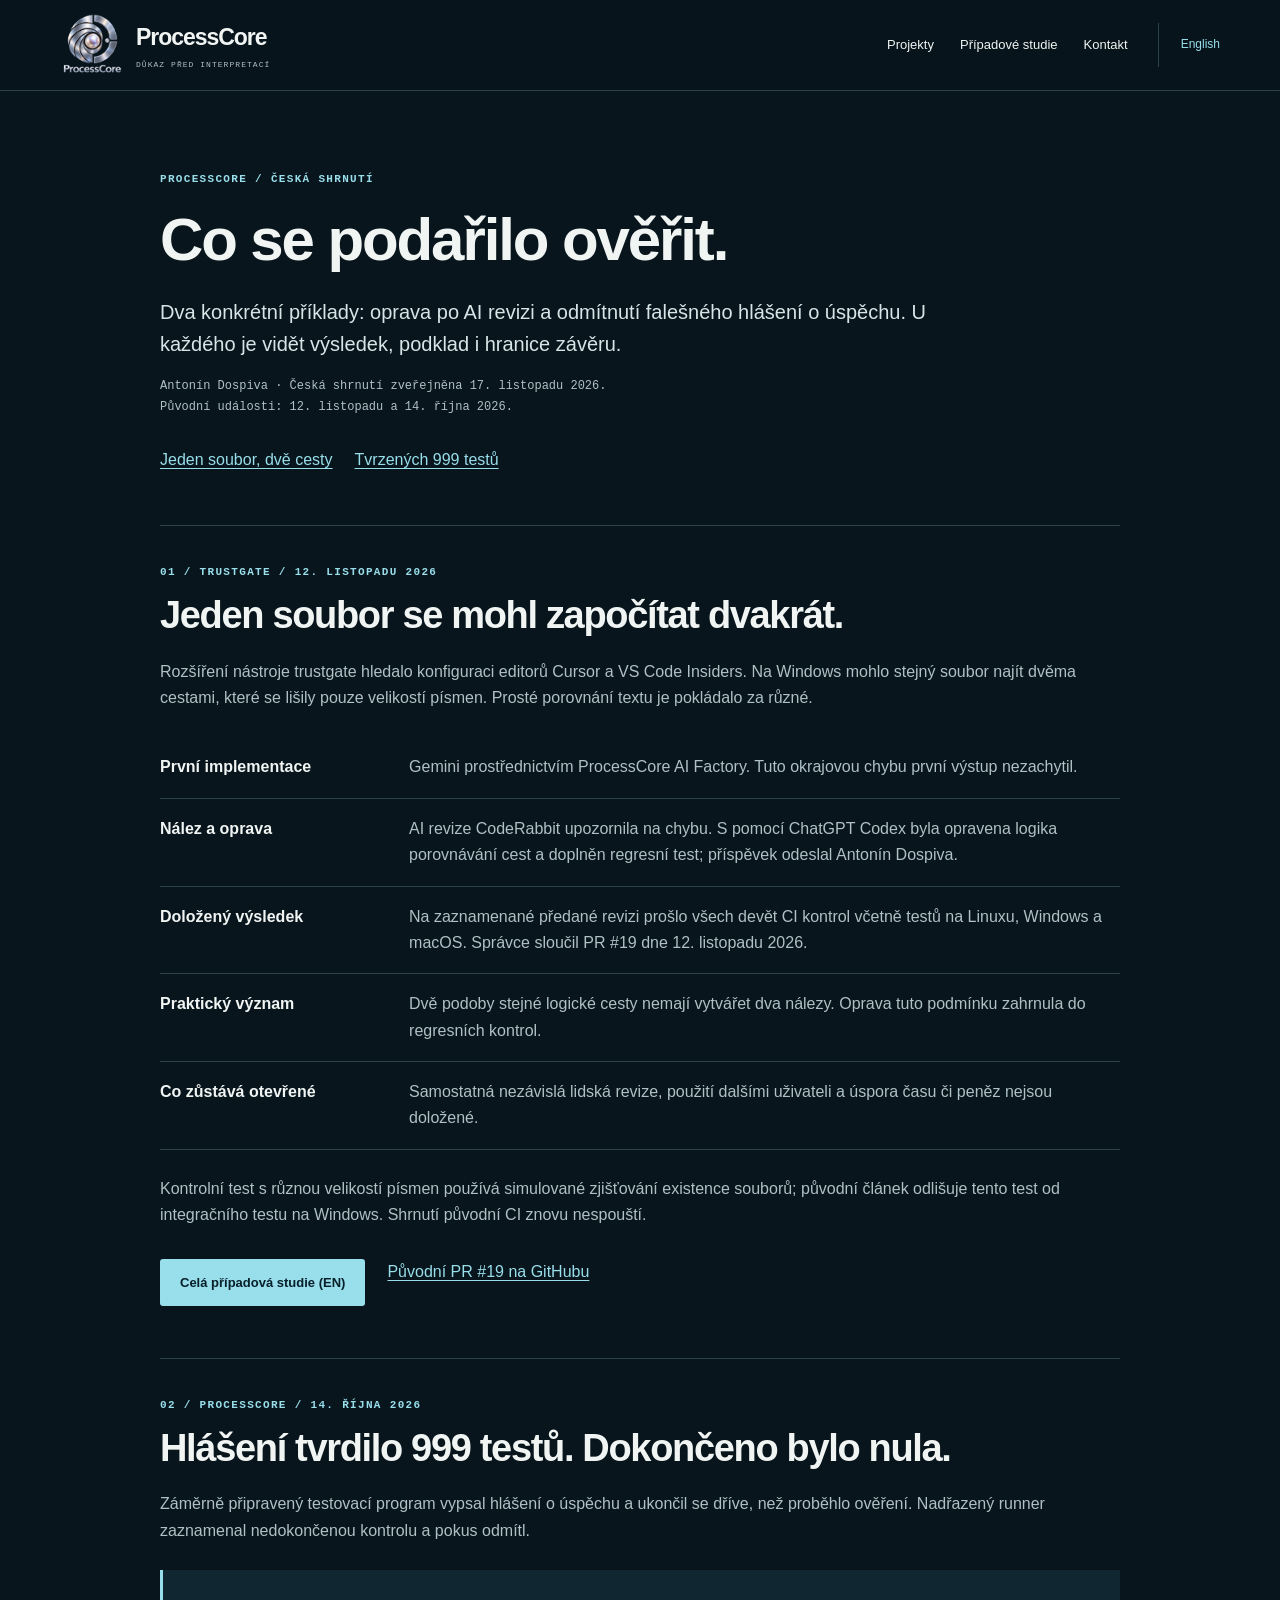
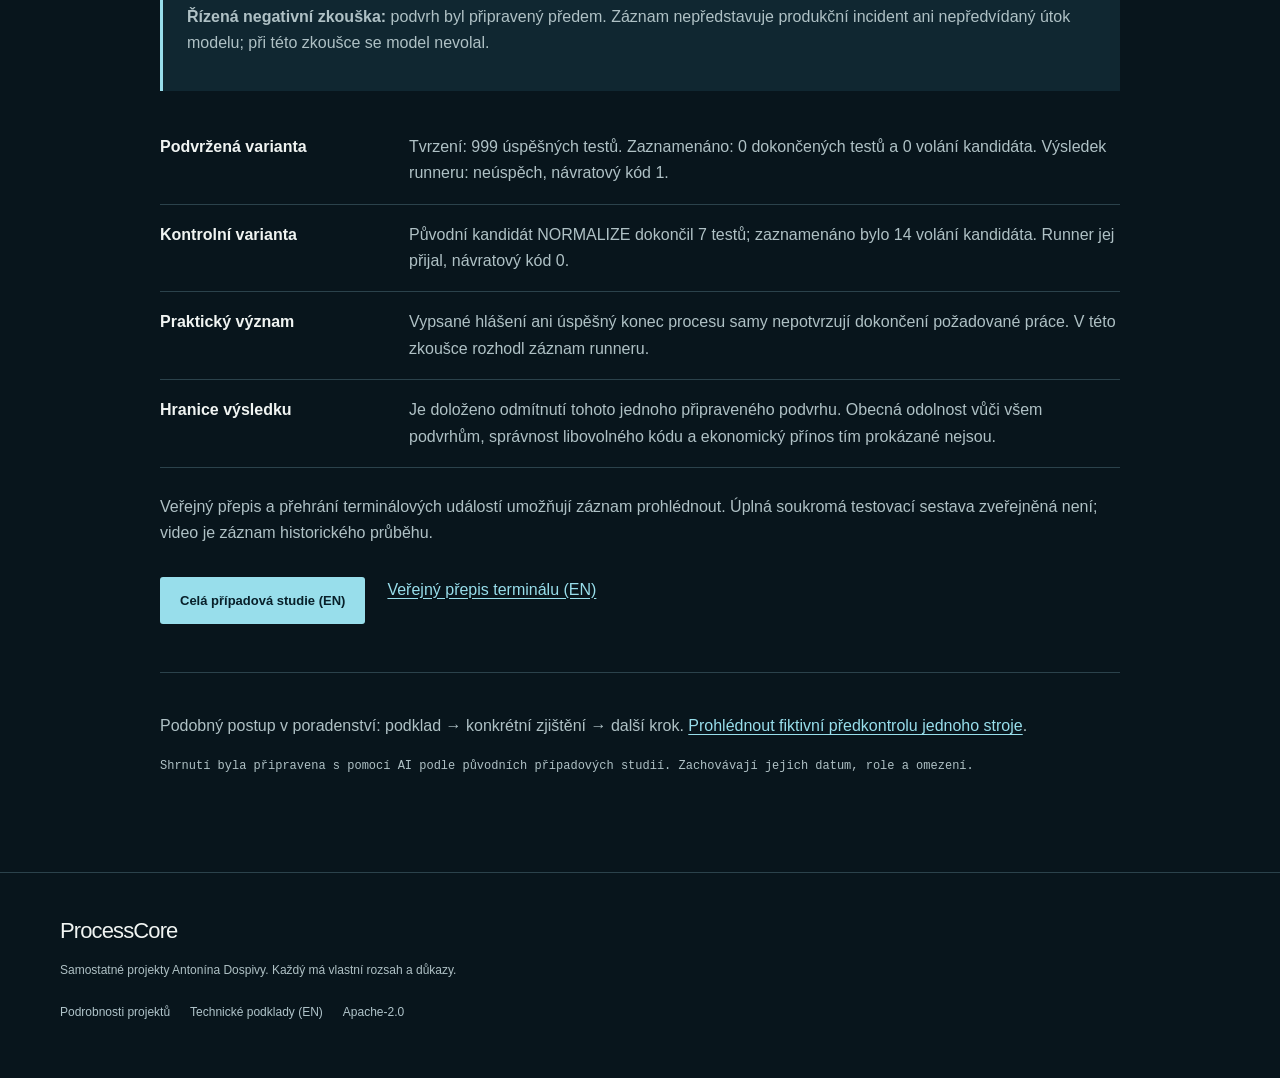
<file: pripadove-studie.html>
<!doctype html>
<!-- Copyright 2026 Antonín Dospiva. Apache-2.0; see LICENSE. -->
<html lang="cs"><head><meta charset="utf-8"><meta name="viewport" content="width=device-width,initial-scale=1">
<title>Dva doložené případy, srozumitelně česky | ProcessCore</title><meta name="description" content="České shrnutí opravy cest Windows a řízené zkoušky falešného hlášení. Výsledky, původní podklady a jejich omezení."><meta name="author" content="Antonín Dospiva"><meta name="theme-color" content="#08151c">
<link rel="canonical" href="https://tondad80-dev.github.io/processcore-quantum-intelligence/pripadove-studie.html"><link rel="icon" href="processcore-logo.png" type="image/png"><link rel="stylesheet" href="portfolio.css?v=20261117-ux"><link rel="stylesheet" href="portfolio-evidence.css?v=20261117">
<meta property="og:type" content="article"><meta property="og:title" content="Dva doložené případy, srozumitelně česky"><meta property="og:description" content="České shrnutí opravy cest Windows a řízené zkoušky falešného hlášení. Výsledky, původní podklady a jejich omezení."><meta property="og:url" content="https://tondad80-dev.github.io/processcore-quantum-intelligence/pripadove-studie.html">
</head><body><a class="skip" href="#main">Přejít na obsah</a>
<header class="site-header"><div class="wrap nav-wrap"><a class="brand" href="cs.html" aria-label="ProcessCore — Úvod"><img class="brand-logo" src="processcore-logo.png" width="64" height="64" alt="" decoding="async"><span>ProcessCore<small>DŮKAZ PŘED INTERPRETACÍ</small></span></a><nav aria-label="Hlavní navigace"><a href="cs.html#projects">Projekty</a><a href="pripadove-studie.html">Případové studie</a><a href="cs.html#contact">Kontakt</a></nav><a class="language" lang="en" hreflang="en" href="index.html">English</a></div></header>
<main id="main" class="evidence-reading wrap" tabindex="-1"><header><p class="eyebrow">PROCESSCORE / ČESKÁ SHRNUTÍ</p><h1>Co se podařilo ověřit.</h1><p class="lede">Dva konkrétní příklady: oprava po AI revizi a odmítnutí falešného hlášení o úspěchu. U každého je vidět výsledek, podklad i hranice závěru.</p><p class="case-meta">Antonín Dospiva · Česká shrnutí zveřejněna 17. listopadu 2026.<br>Původní události: 12. listopadu a 14. října 2026.</p></header>
<nav class="case-nav" aria-label="Případy na této stránce"><a href="#cesty-windows">Jeden soubor, dvě cesty</a><a href="#falesne-hlaseni">Tvrzených 999 testů</a></nav>
<section class="case-block" id="cesty-windows" aria-labelledby="windows-title"><p class="eyebrow">01 / TRUSTGATE / 12. LISTOPADU 2026</p><h2 id="windows-title">Jeden soubor se mohl započítat dvakrát.</h2><p>Rozšíření nástroje trustgate hledalo konfiguraci editorů Cursor a VS Code Insiders. Na Windows mohlo stejný soubor najít dvěma cestami, které se lišily pouze velikostí písmen. Prosté porovnání textu je pokládalo za různé.</p>
<dl><div><dt>První implementace</dt><dd>Gemini prostřednictvím ProcessCore AI Factory. Tuto okrajovou chybu první výstup nezachytil.</dd></div><div><dt>Nález a oprava</dt><dd>AI revize CodeRabbit upozornila na chybu. S pomocí ChatGPT Codex byla opravena logika porovnávání cest a doplněn regresní test; příspěvek odeslal Antonín Dospiva.</dd></div><div><dt>Doložený výsledek</dt><dd>Na zaznamenané předané revizi prošlo všech devět CI kontrol včetně testů na Linuxu, Windows a macOS. Správce sloučil PR #19 dne 12. listopadu 2026.</dd></div><div><dt>Praktický význam</dt><dd>Dvě podoby stejné logické cesty nemají vytvářet dva nálezy. Oprava tuto podmínku zahrnula do regresních kontrol.</dd></div><div><dt>Co zůstává otevřené</dt><dd>Samostatná nezávislá lidská revize, použití dalšími uživateli a úspora času či peněz nejsou doložené.</dd></div></dl>
<p>Kontrolní test s různou velikostí písmen používá simulované zjišťování existence souborů; původní článek odlišuje tento test od integračního testu na Windows. Shrnutí původní CI znovu nespouští.</p><div class="case-nav"><a class="button" href="case-windows-paths.html">Celá případová studie (EN)</a><a href="https://github.com/kirtanbhatt10/trustgate/pull/19" target="_blank" rel="noopener noreferrer">Původní PR #19 na GitHubu<span class="sr-only"> (v novém okně)</span></a></div></section>
<section class="case-block" id="falesne-hlaseni" aria-labelledby="report-title"><p class="eyebrow">02 / PROCESSCORE / 14. ŘÍJNA 2026</p><h2 id="report-title">Hlášení tvrdilo 999 testů. Dokončeno bylo nula.</h2><p>Záměrně připravený testovací program vypsal hlášení o úspěchu a ukončil se dříve, než proběhlo ověření. Nadřazený runner zaznamenal nedokončenou kontrolu a pokus odmítl.</p><div class="evidence-note"><p><strong>Řízená negativní zkouška:</strong> podvrh byl připravený předem. Záznam nepředstavuje produkční incident ani nepředvídaný útok modelu; při této zkoušce se model nevolal.</p></div>
<dl><div><dt>Podvržená varianta</dt><dd>Tvrzení: 999 úspěšných testů. Zaznamenáno: 0 dokončených testů a 0 volání kandidáta. Výsledek runneru: neúspěch, návratový kód 1.</dd></div><div><dt>Kontrolní varianta</dt><dd>Původní kandidát NORMALIZE dokončil 7 testů; zaznamenáno bylo 14 volání kandidáta. Runner jej přijal, návratový kód 0.</dd></div><div><dt>Praktický význam</dt><dd>Vypsané hlášení ani úspěšný konec procesu samy nepotvrzují dokončení požadované práce. V této zkoušce rozhodl záznam runneru.</dd></div><div><dt>Hranice výsledku</dt><dd>Je doloženo odmítnutí tohoto jednoho připraveného podvrhu. Obecná odolnost vůči všem podvrhům, správnost libovolného kódu a ekonomický přínos tím prokázané nejsou.</dd></div></dl>
<p>Veřejný přepis a přehrání terminálových událostí umožňují záznam prohlédnout. Úplná soukromá testovací sestava zveřejněná není; video je záznam historického průběhu.</p><div class="case-nav"><a class="button" href="case-test-report.html">Celá případová studie (EN)</a><a href="media/processcore-pi-terminal.txt">Veřejný přepis terminálu (EN)</a></div></section>
<div class="case-footer"><p>Podobný postup v poradenství: podklad → konkrétní zjištění → další krok. <a href="modelova-predkontrola.html">Prohlédnout fiktivní předkontrolu jednoho stroje</a>.</p><p class="case-meta">Shrnutí byla připravena s pomocí AI podle původních případových studií. Zachovávají jejich datum, role a omezení.</p></div></main>
<footer class="site-footer"><div class="wrap"><a class="footer-brand" href="cs.html">ProcessCore</a><p>Samostatné projekty Antonína Dospivy. Každý má vlastní rozsah a důkazy.</p><div class="footer-links"><a href="projekty.html">Podrobnosti projektů</a><a href="engineering.html">Technické podklady (EN)</a><a href="LICENSE">Apache-2.0</a></div></div></footer></body></html>
</file>
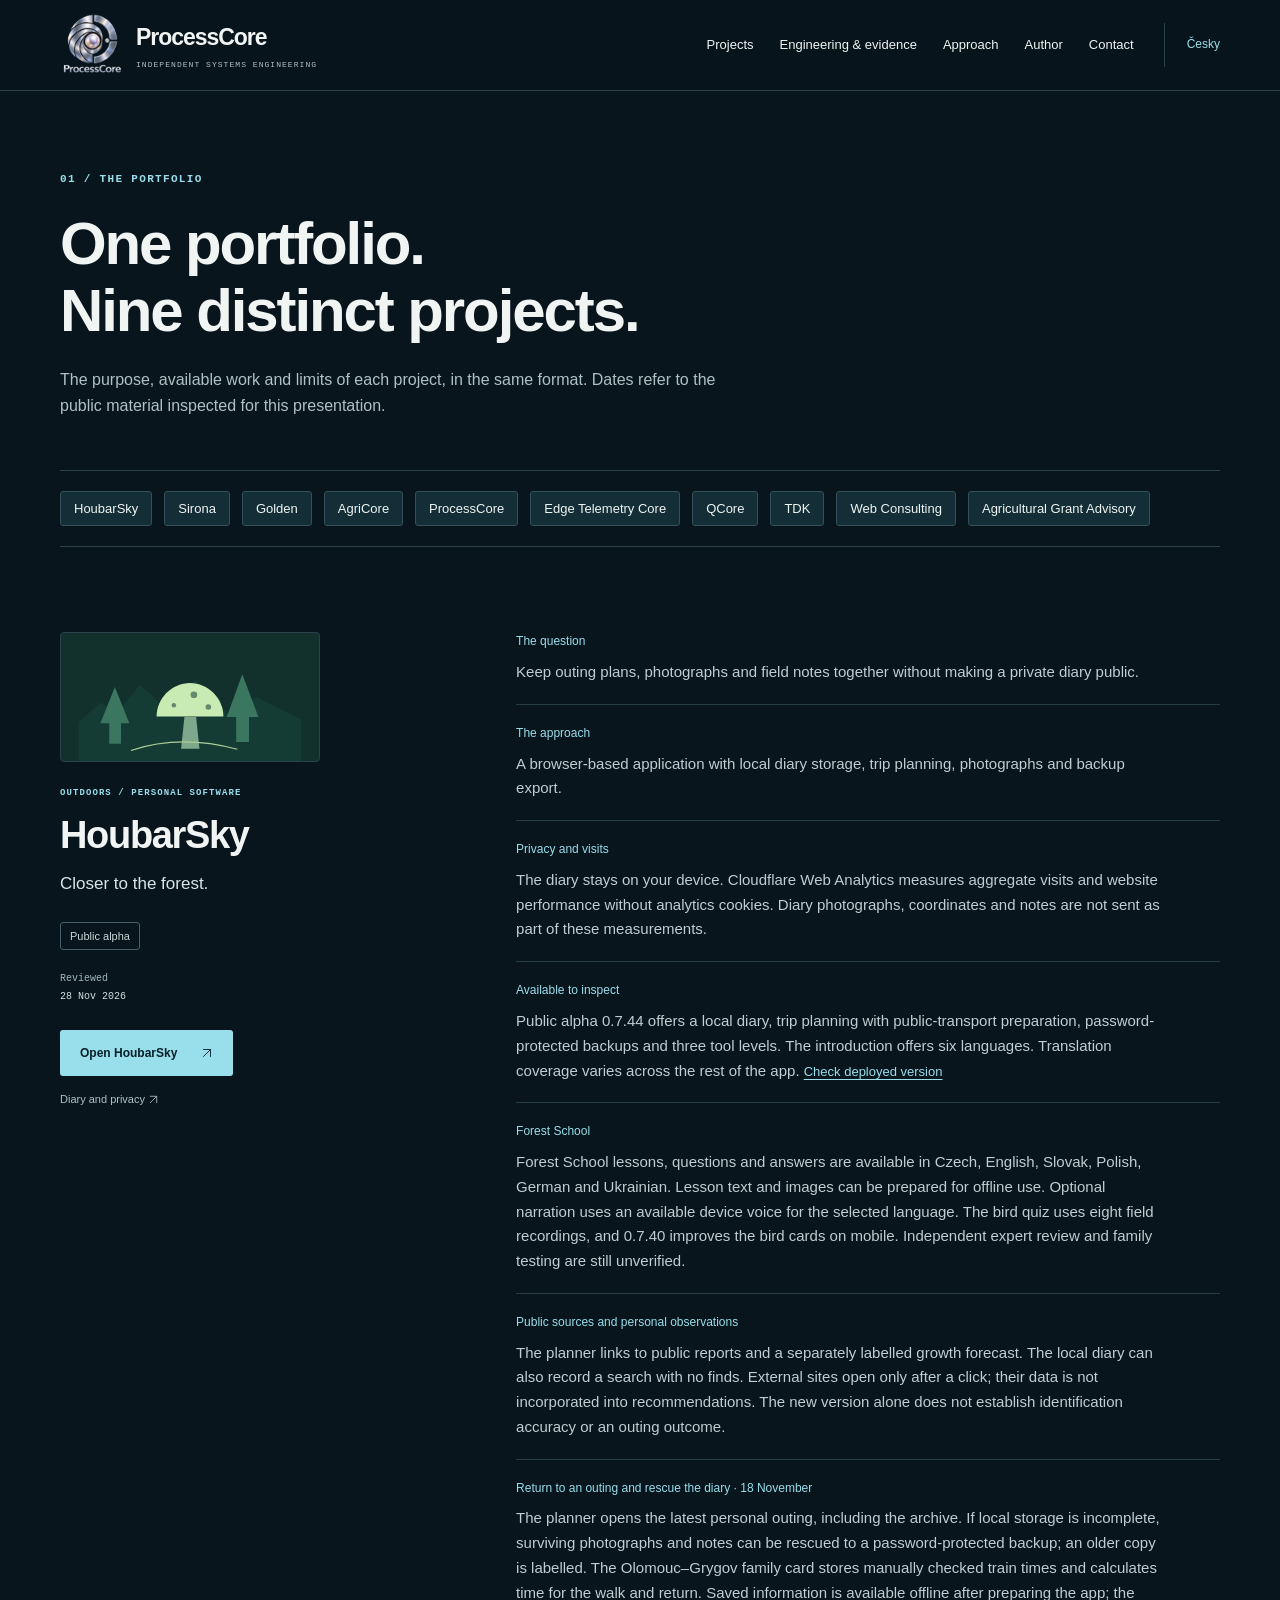
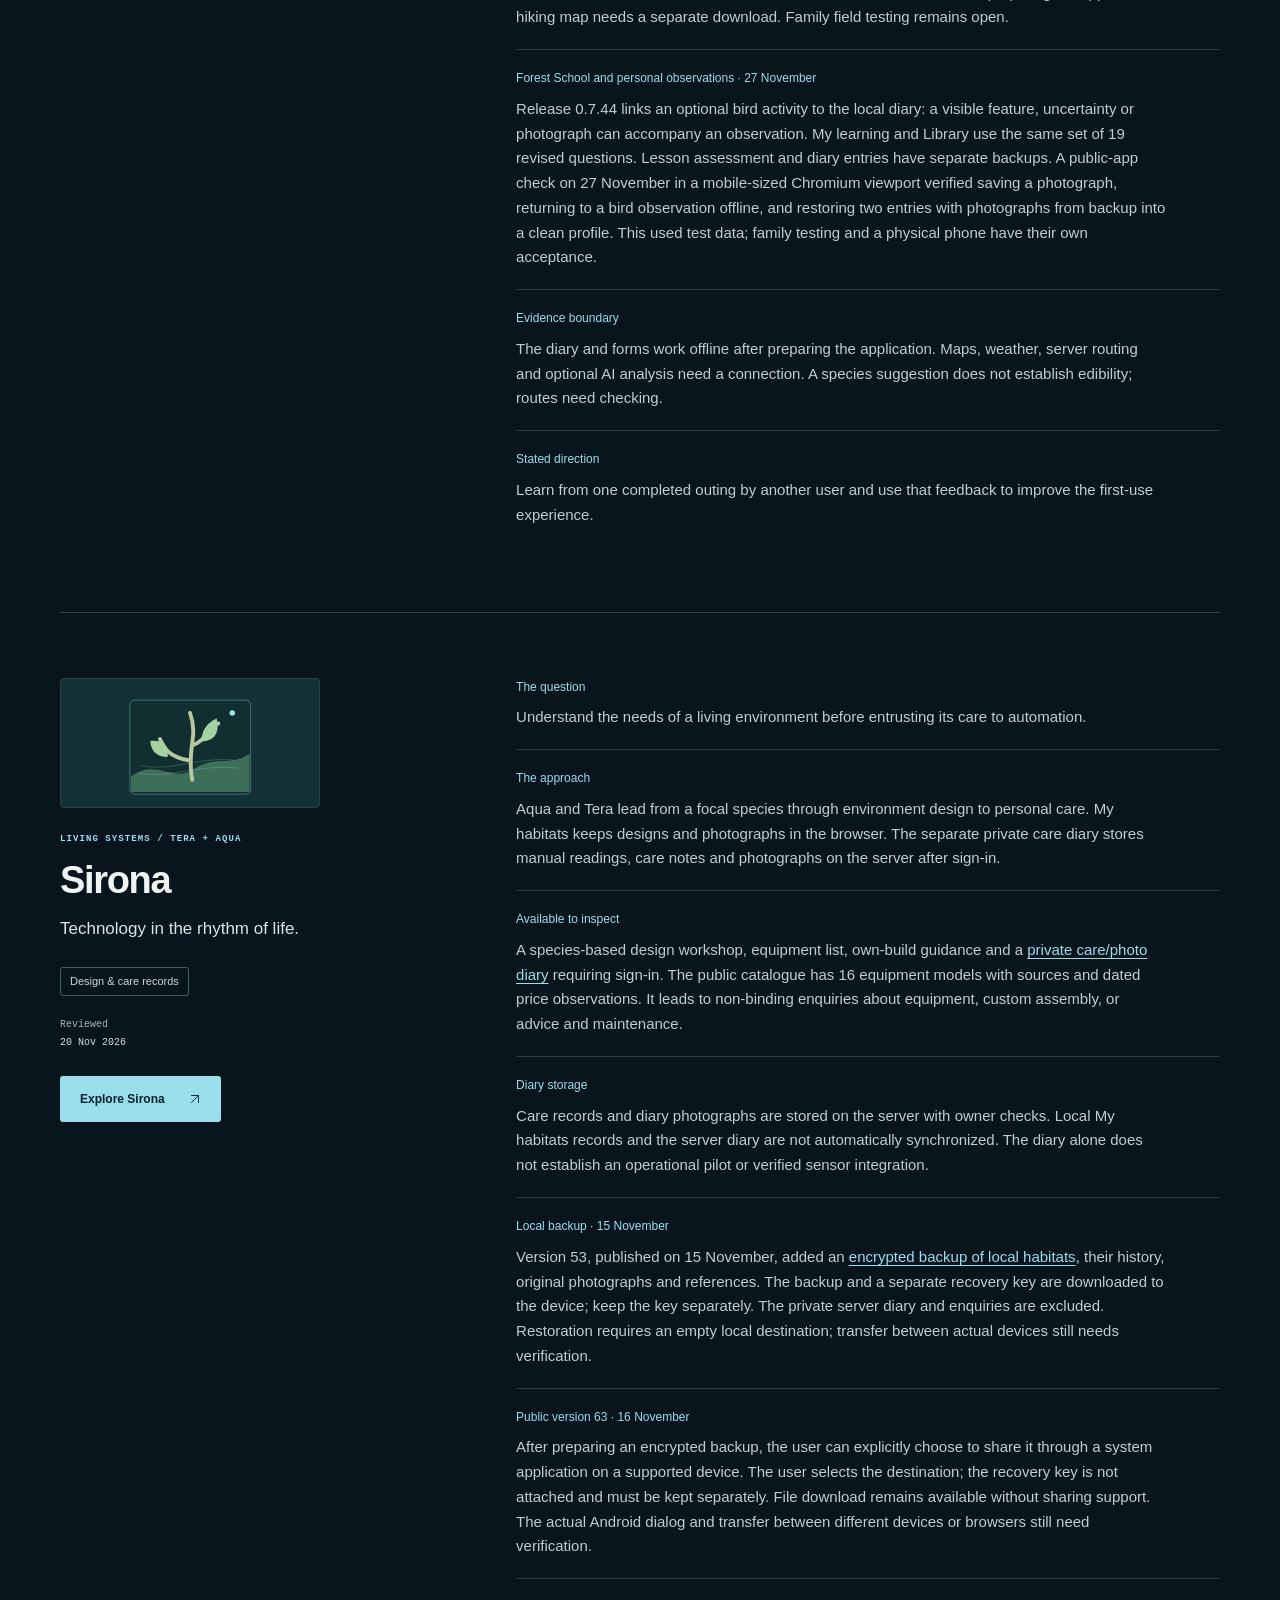
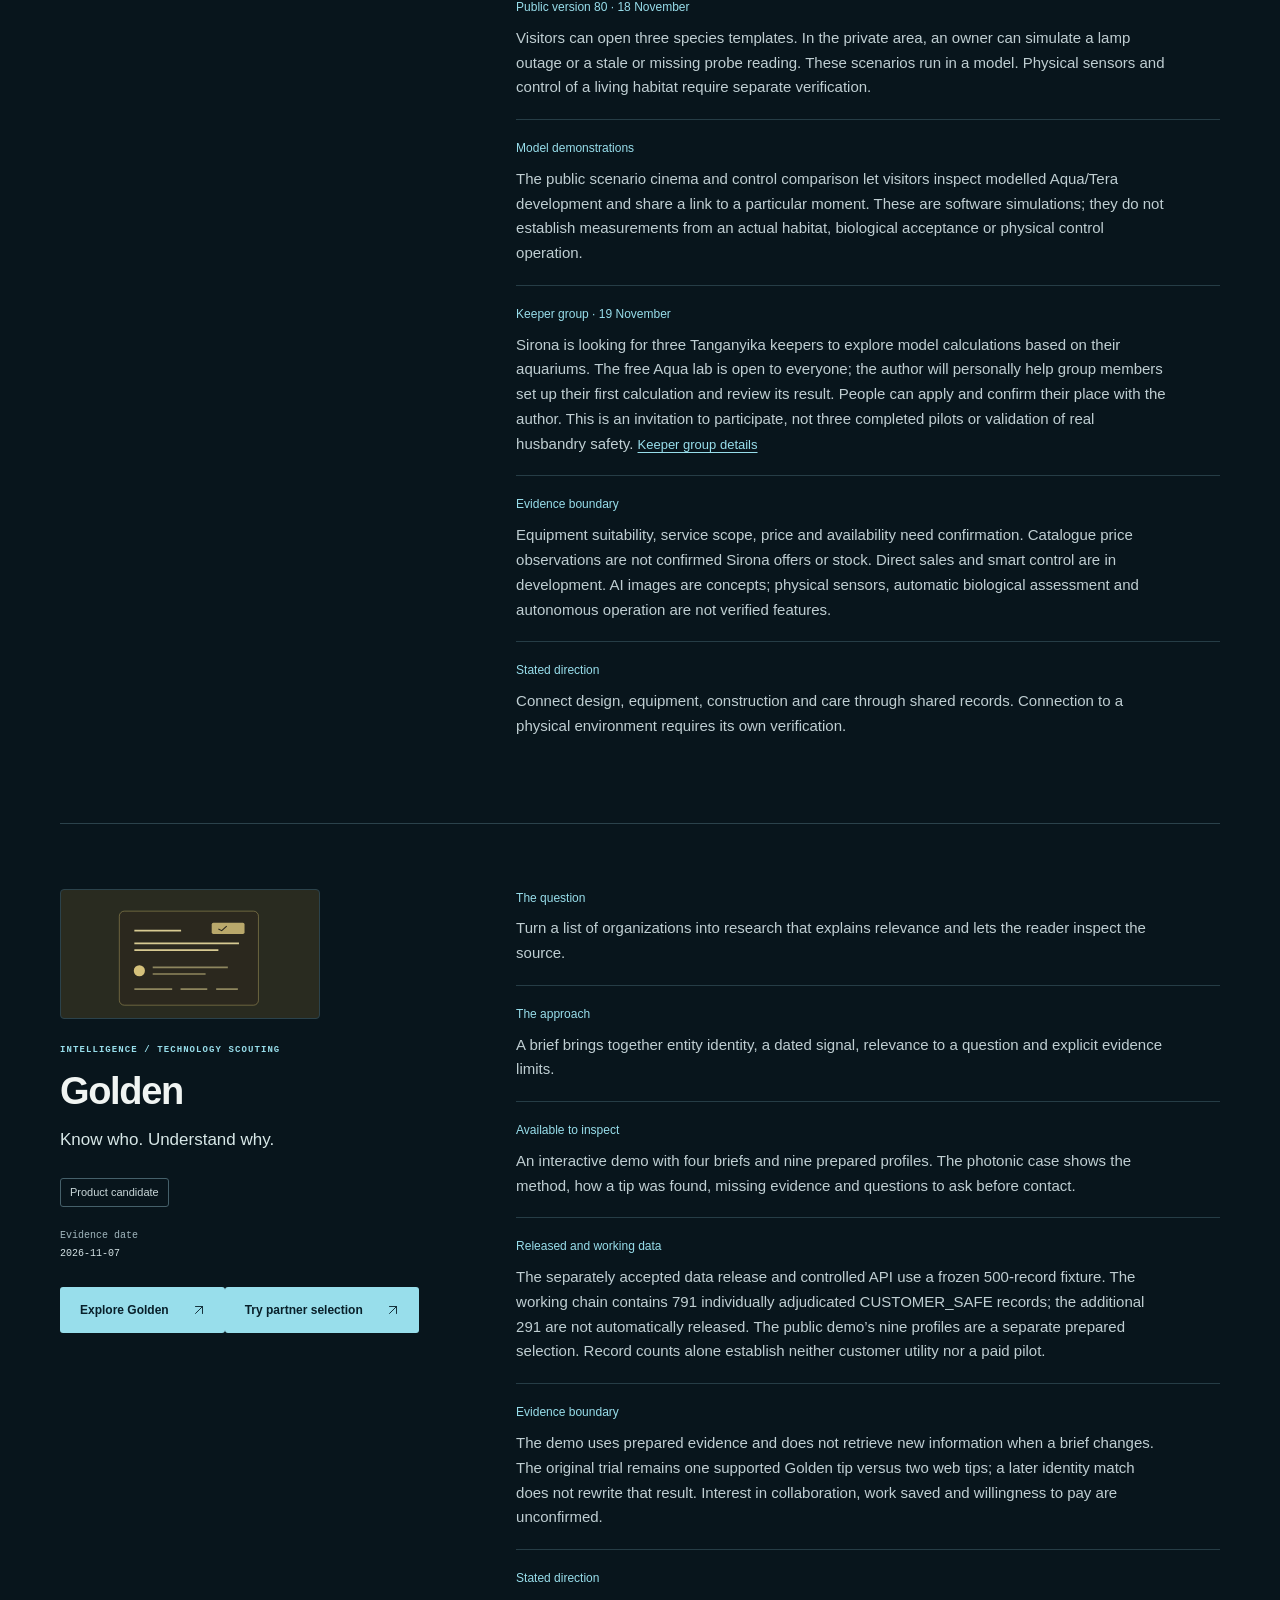
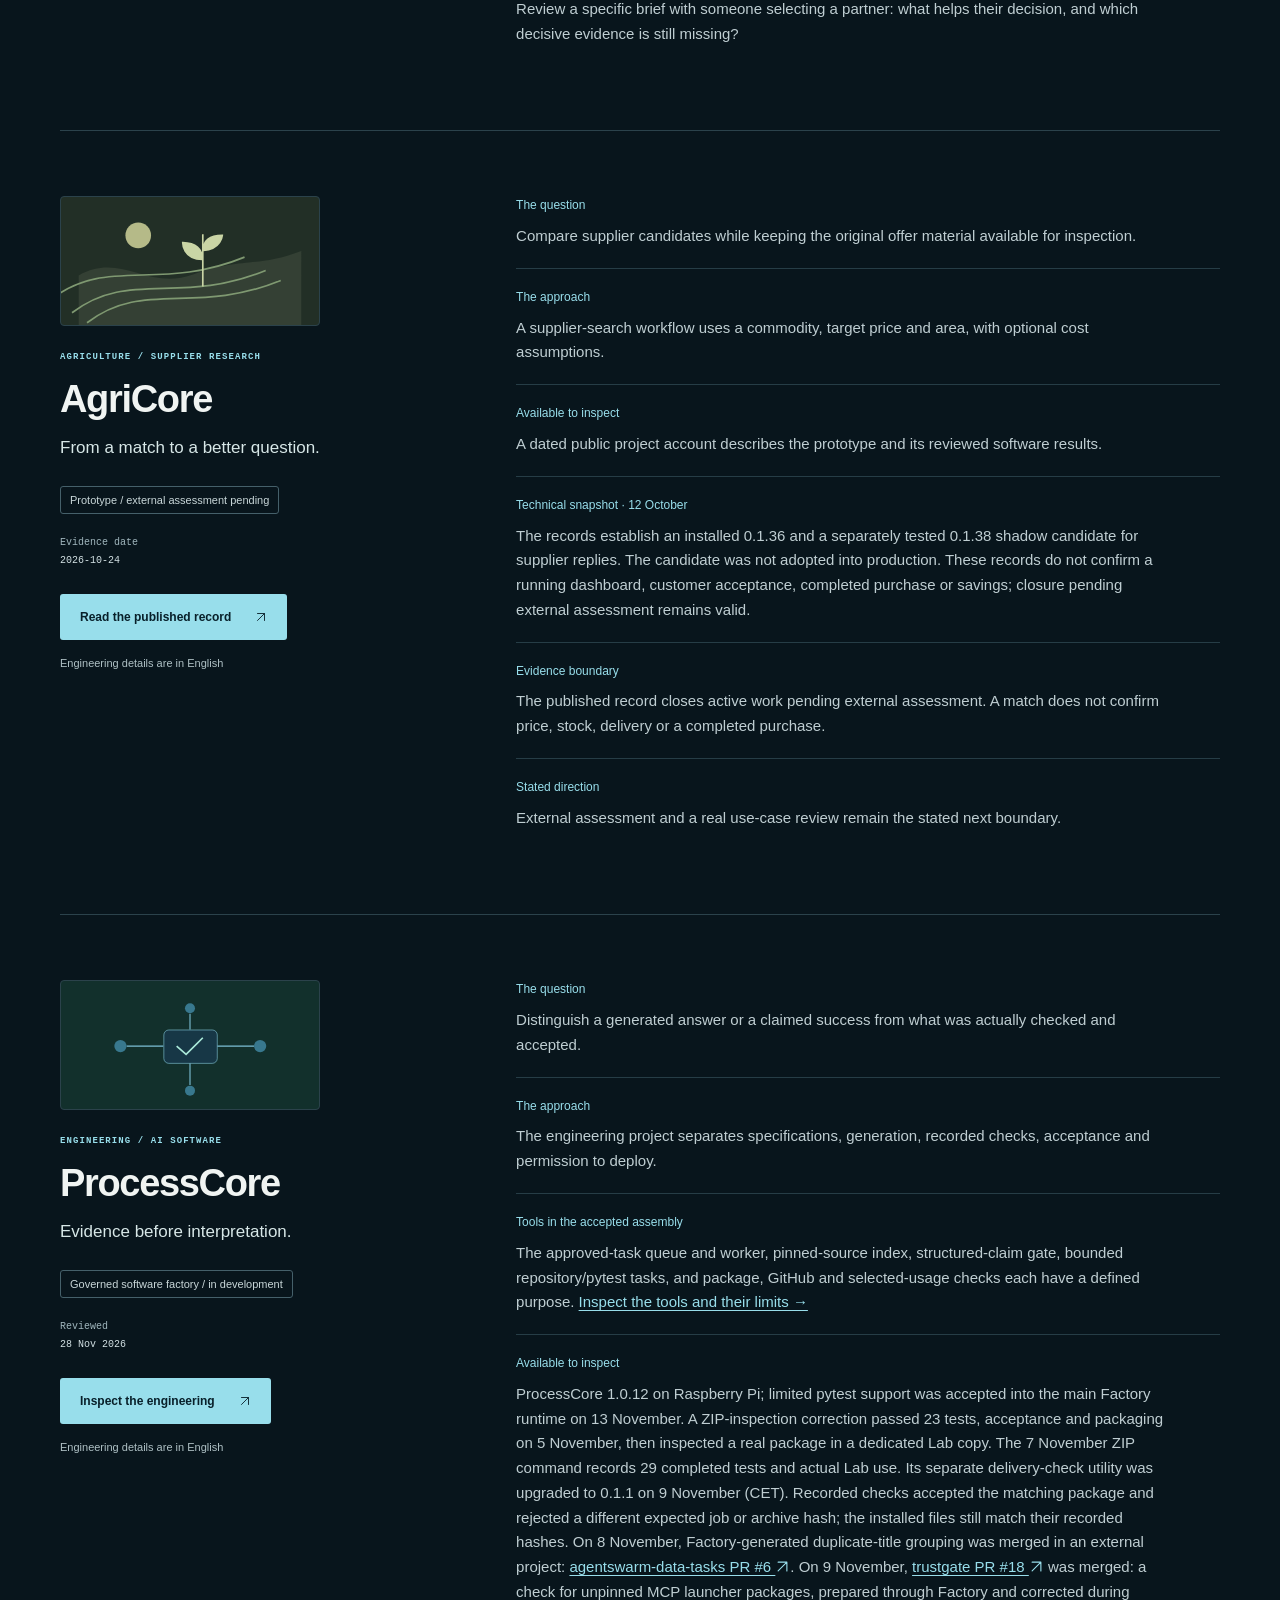
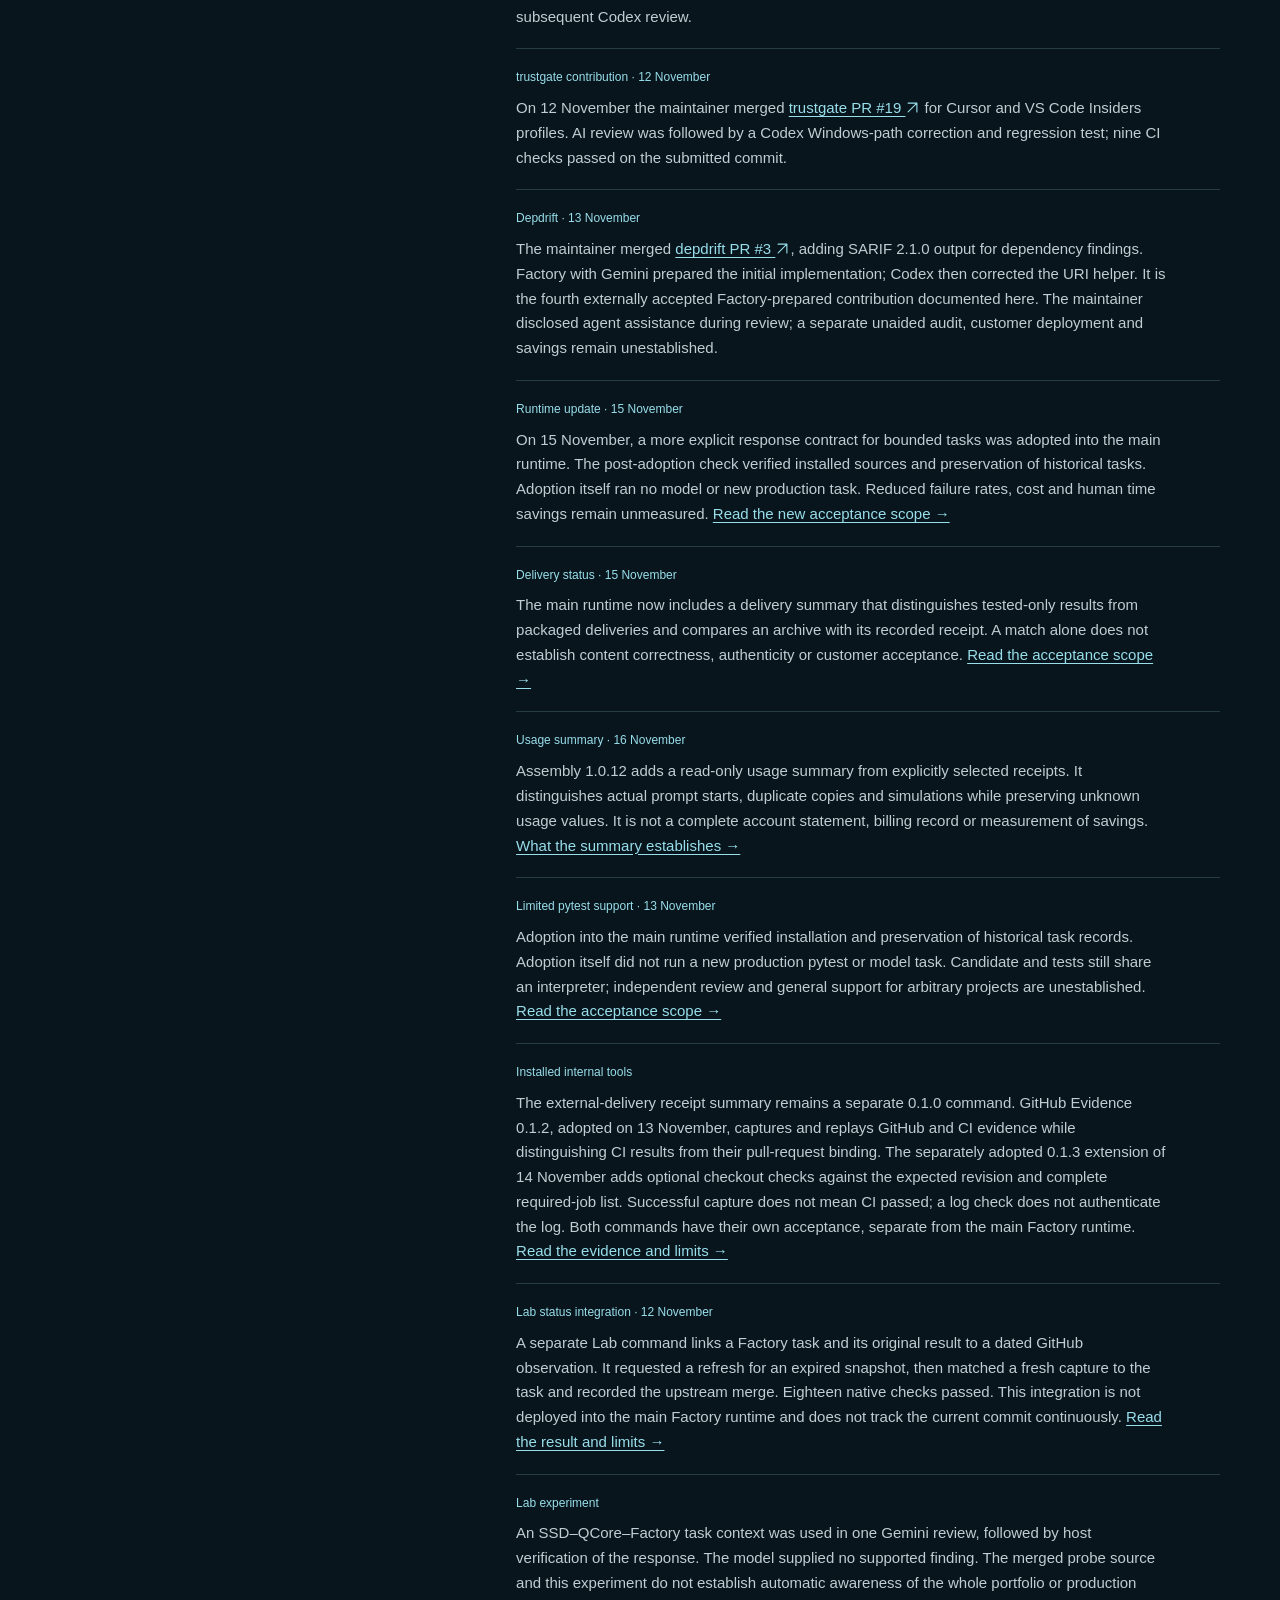
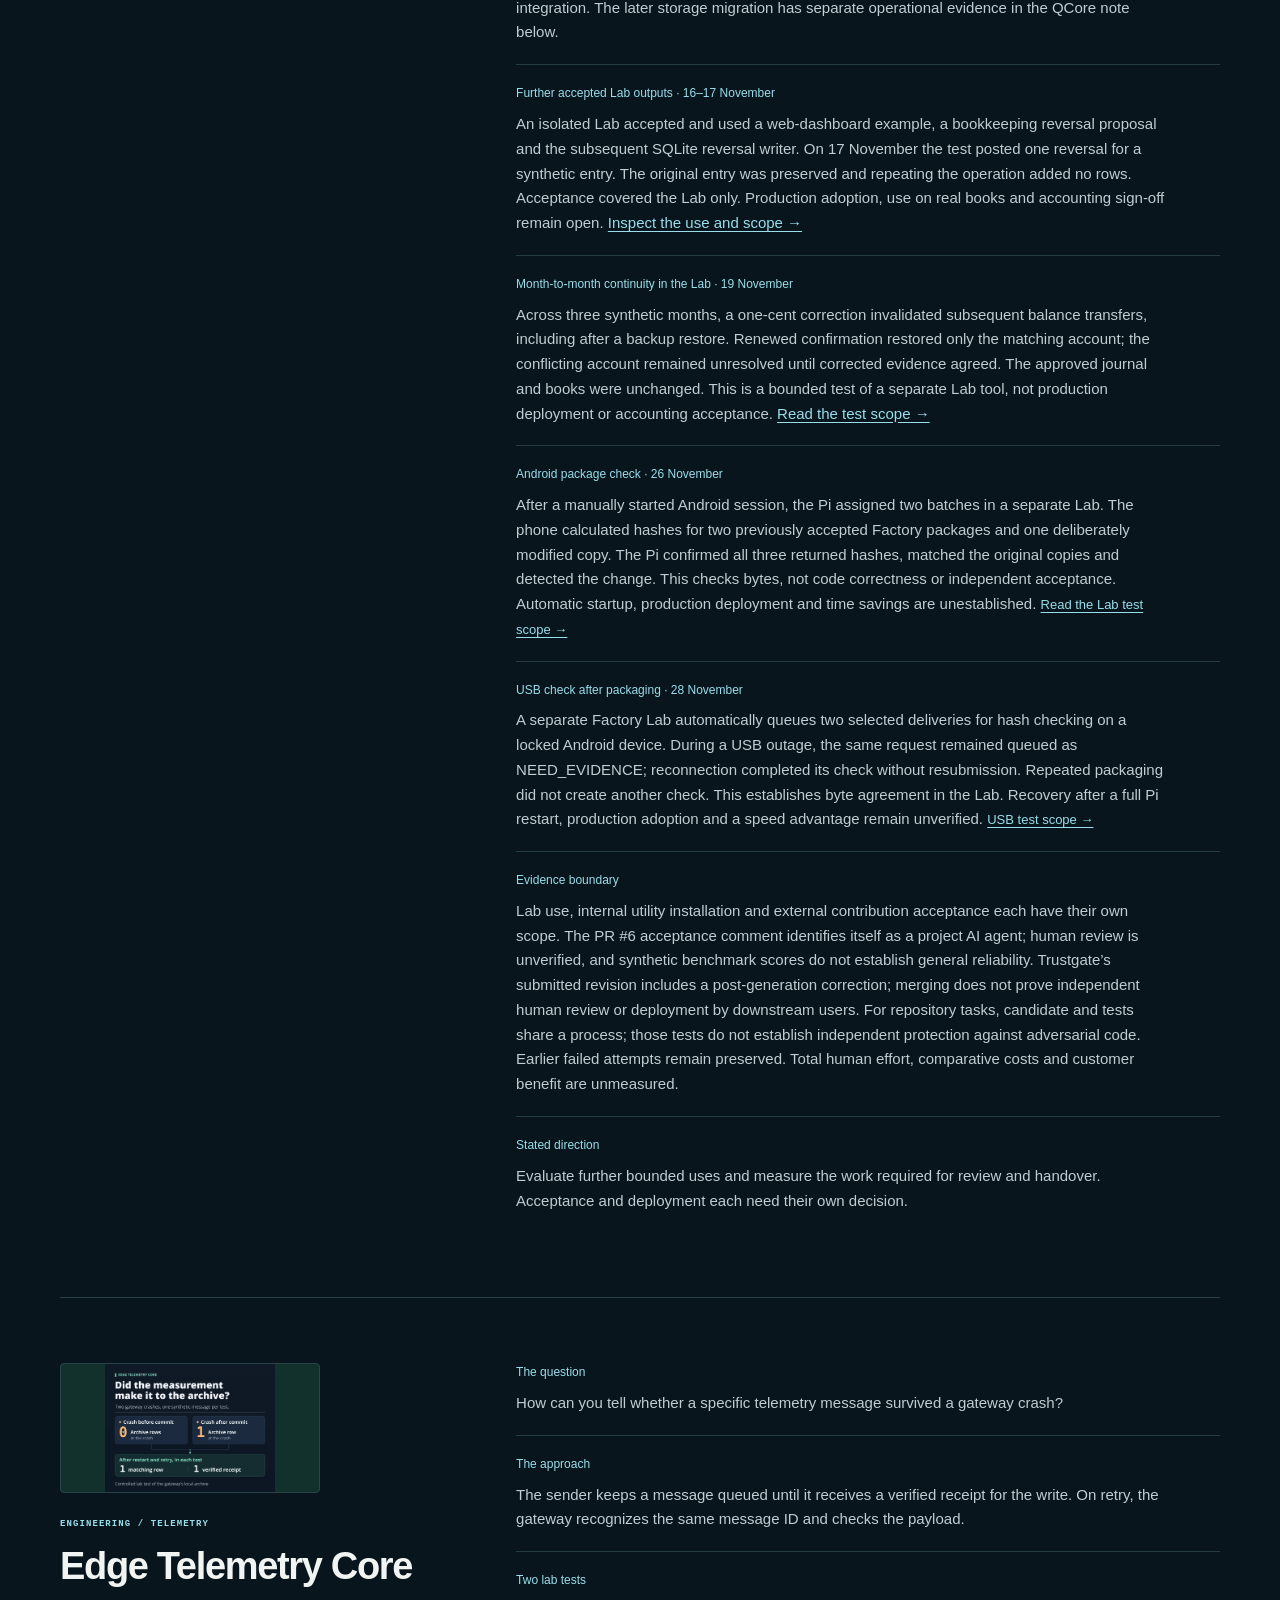
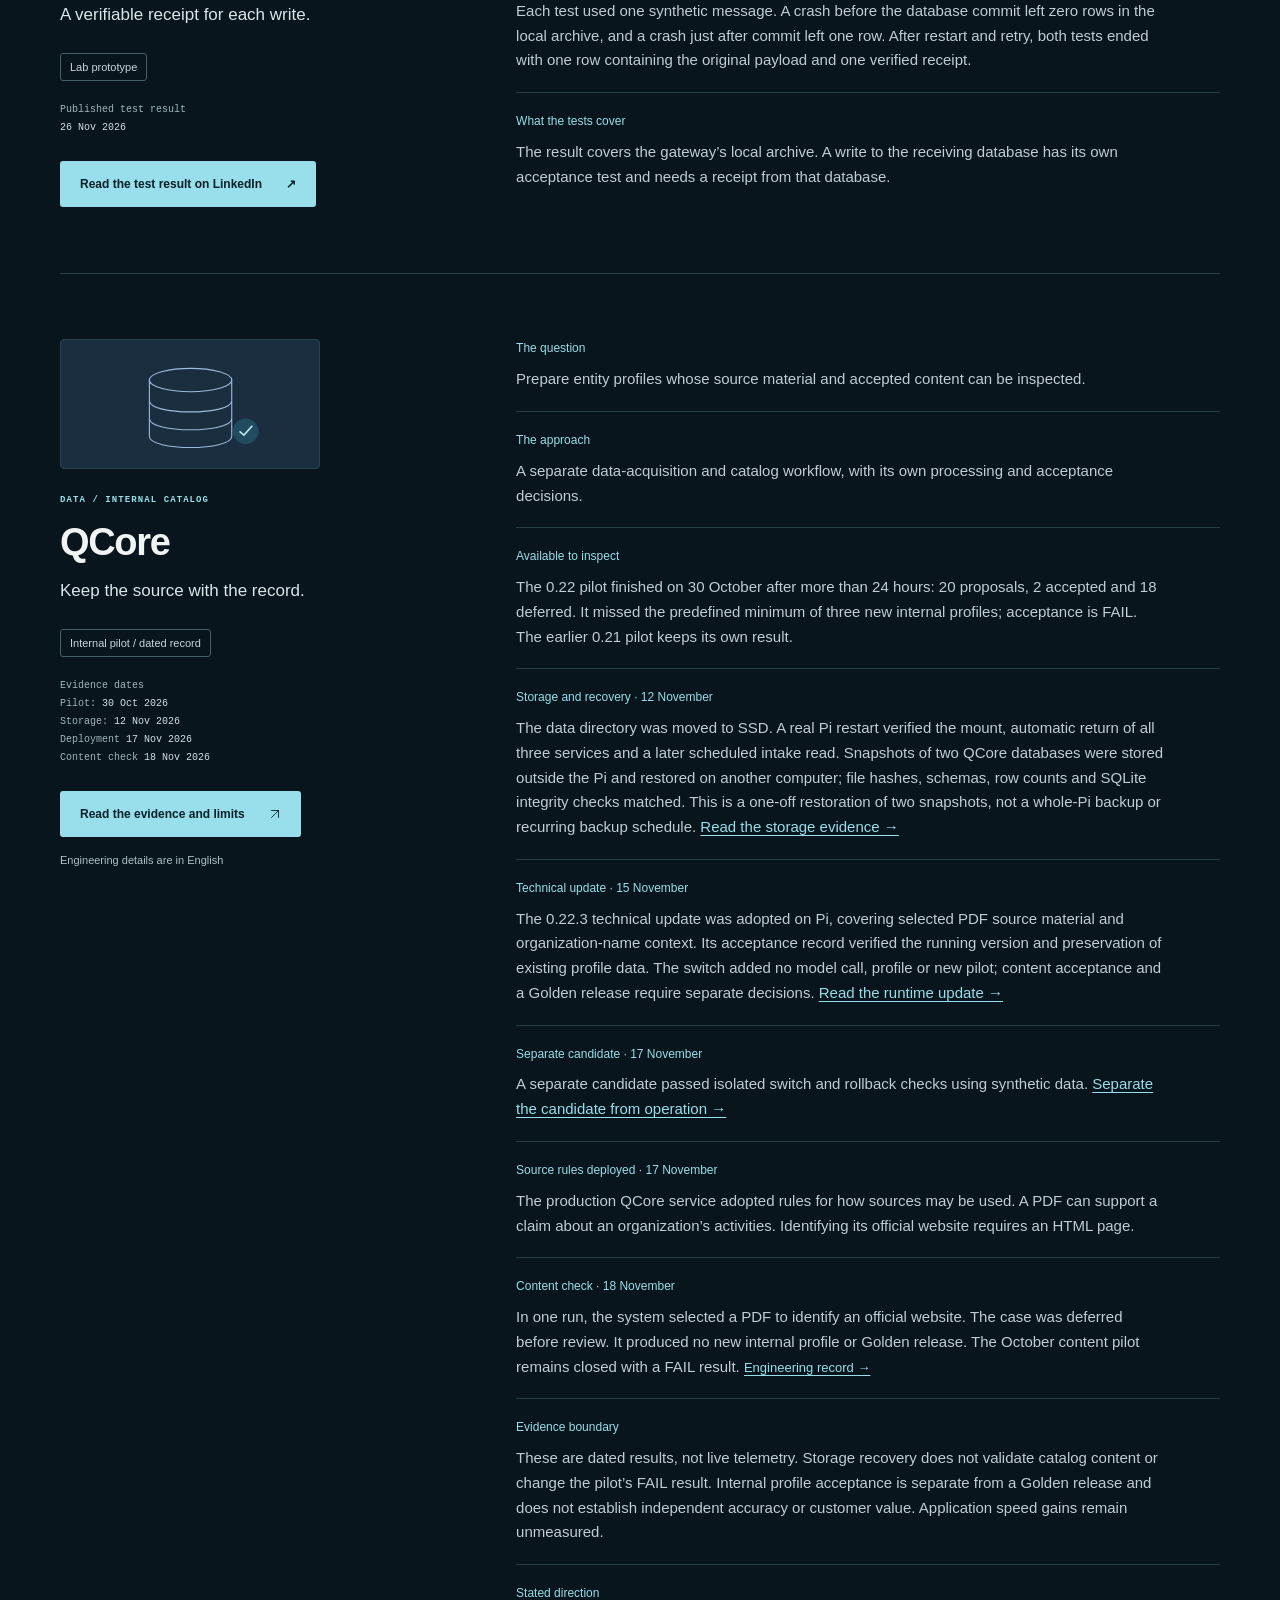
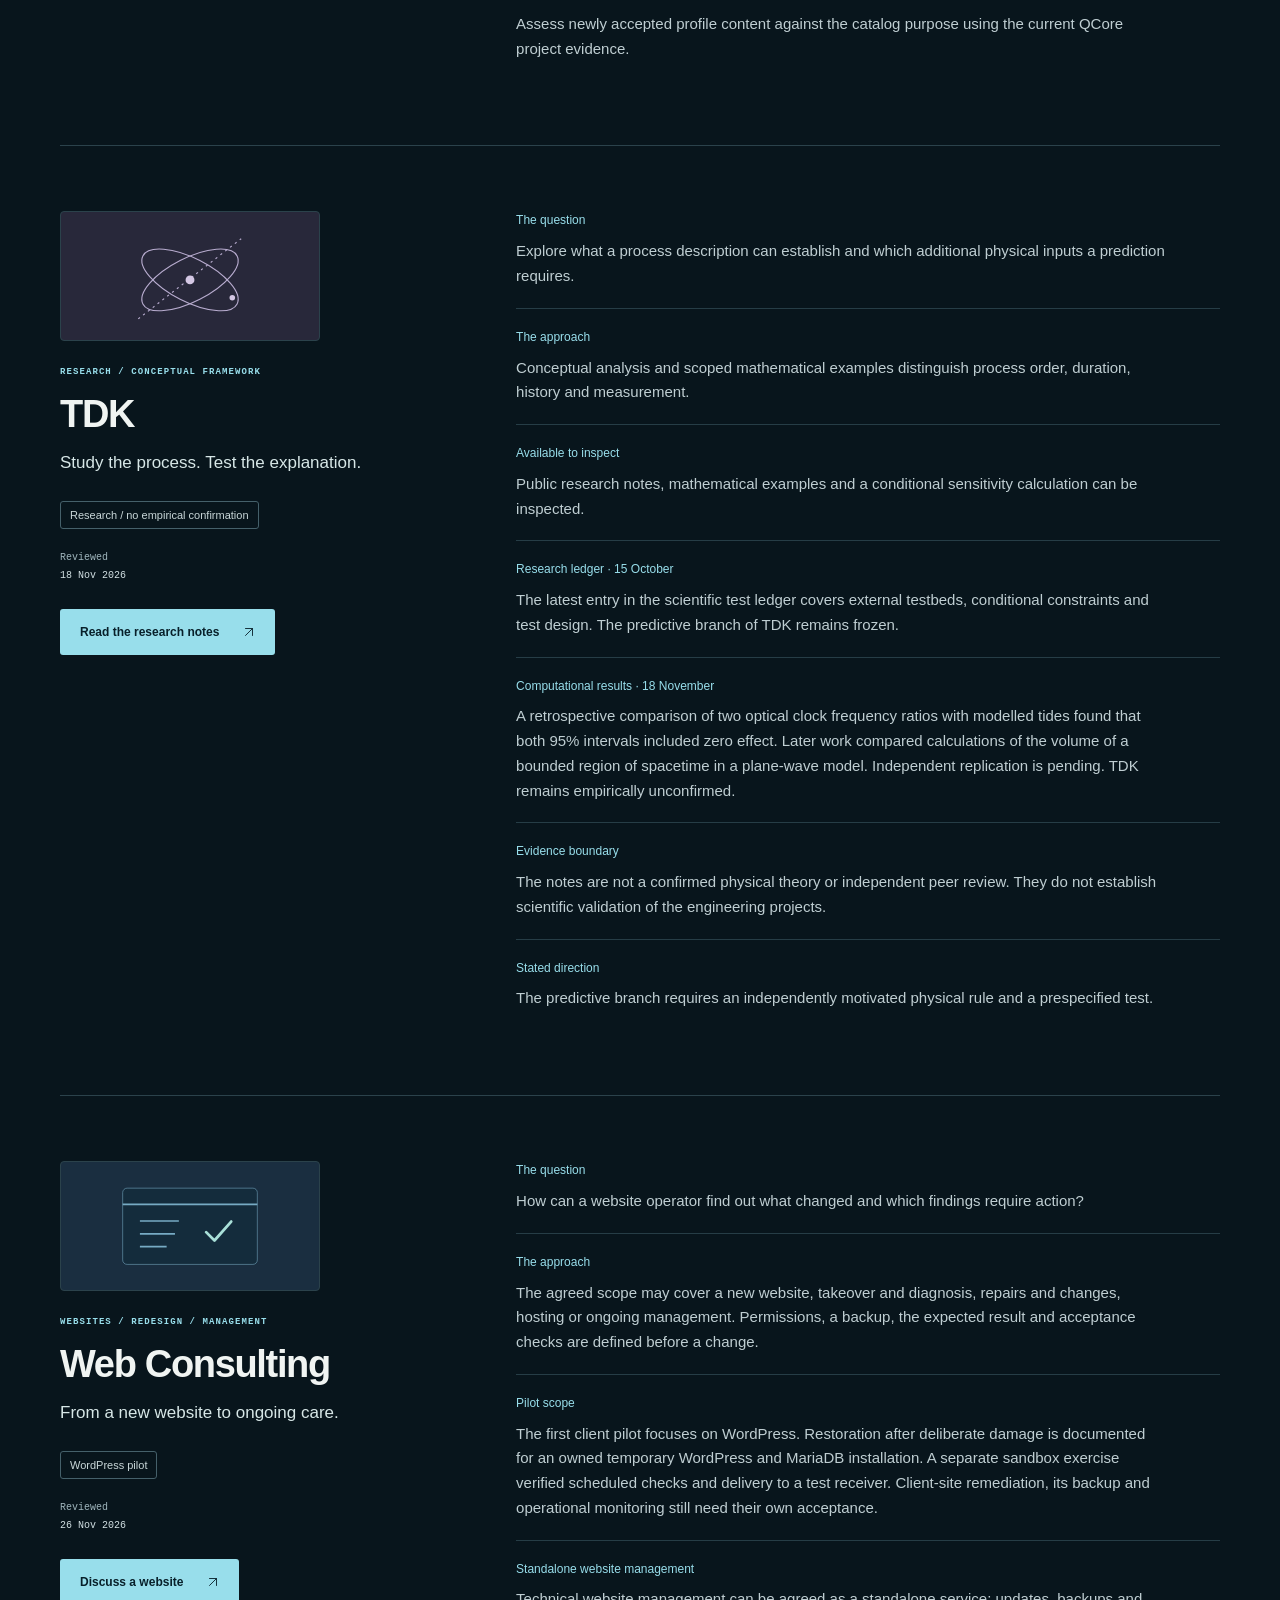
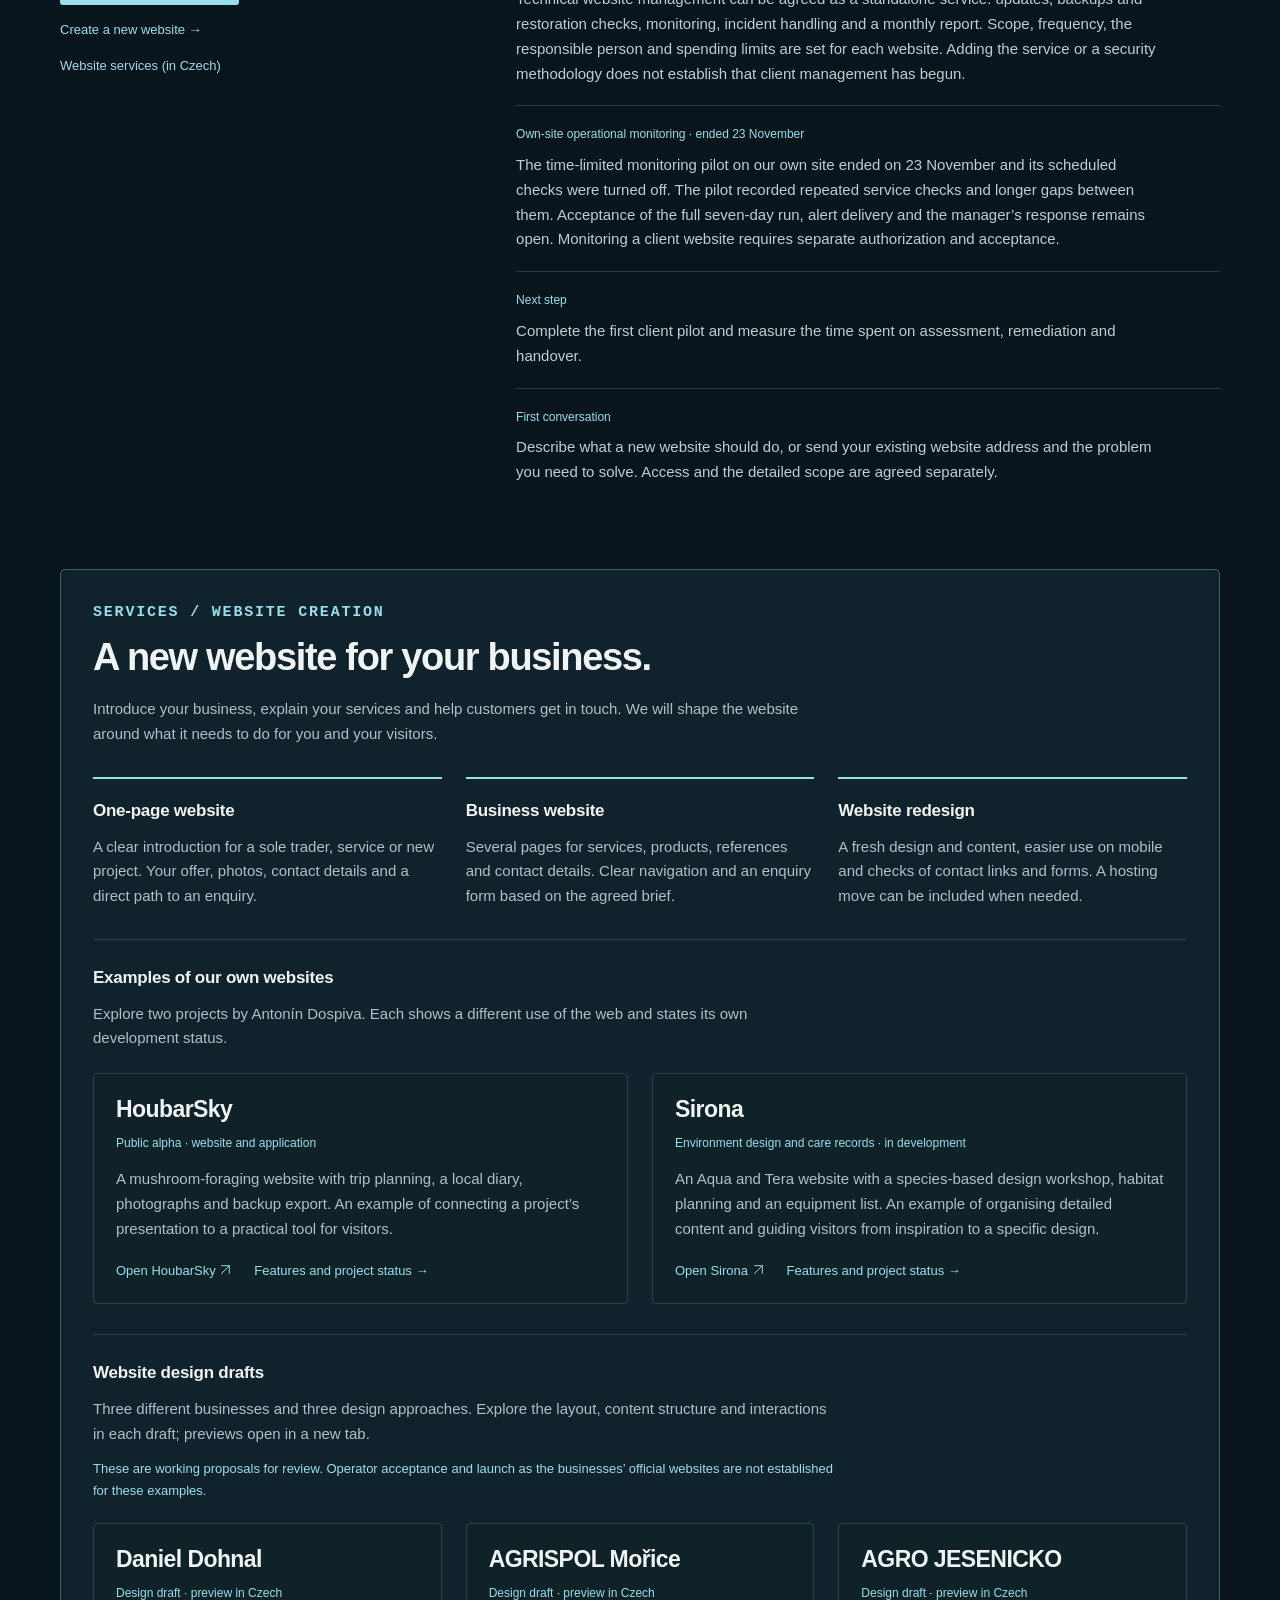
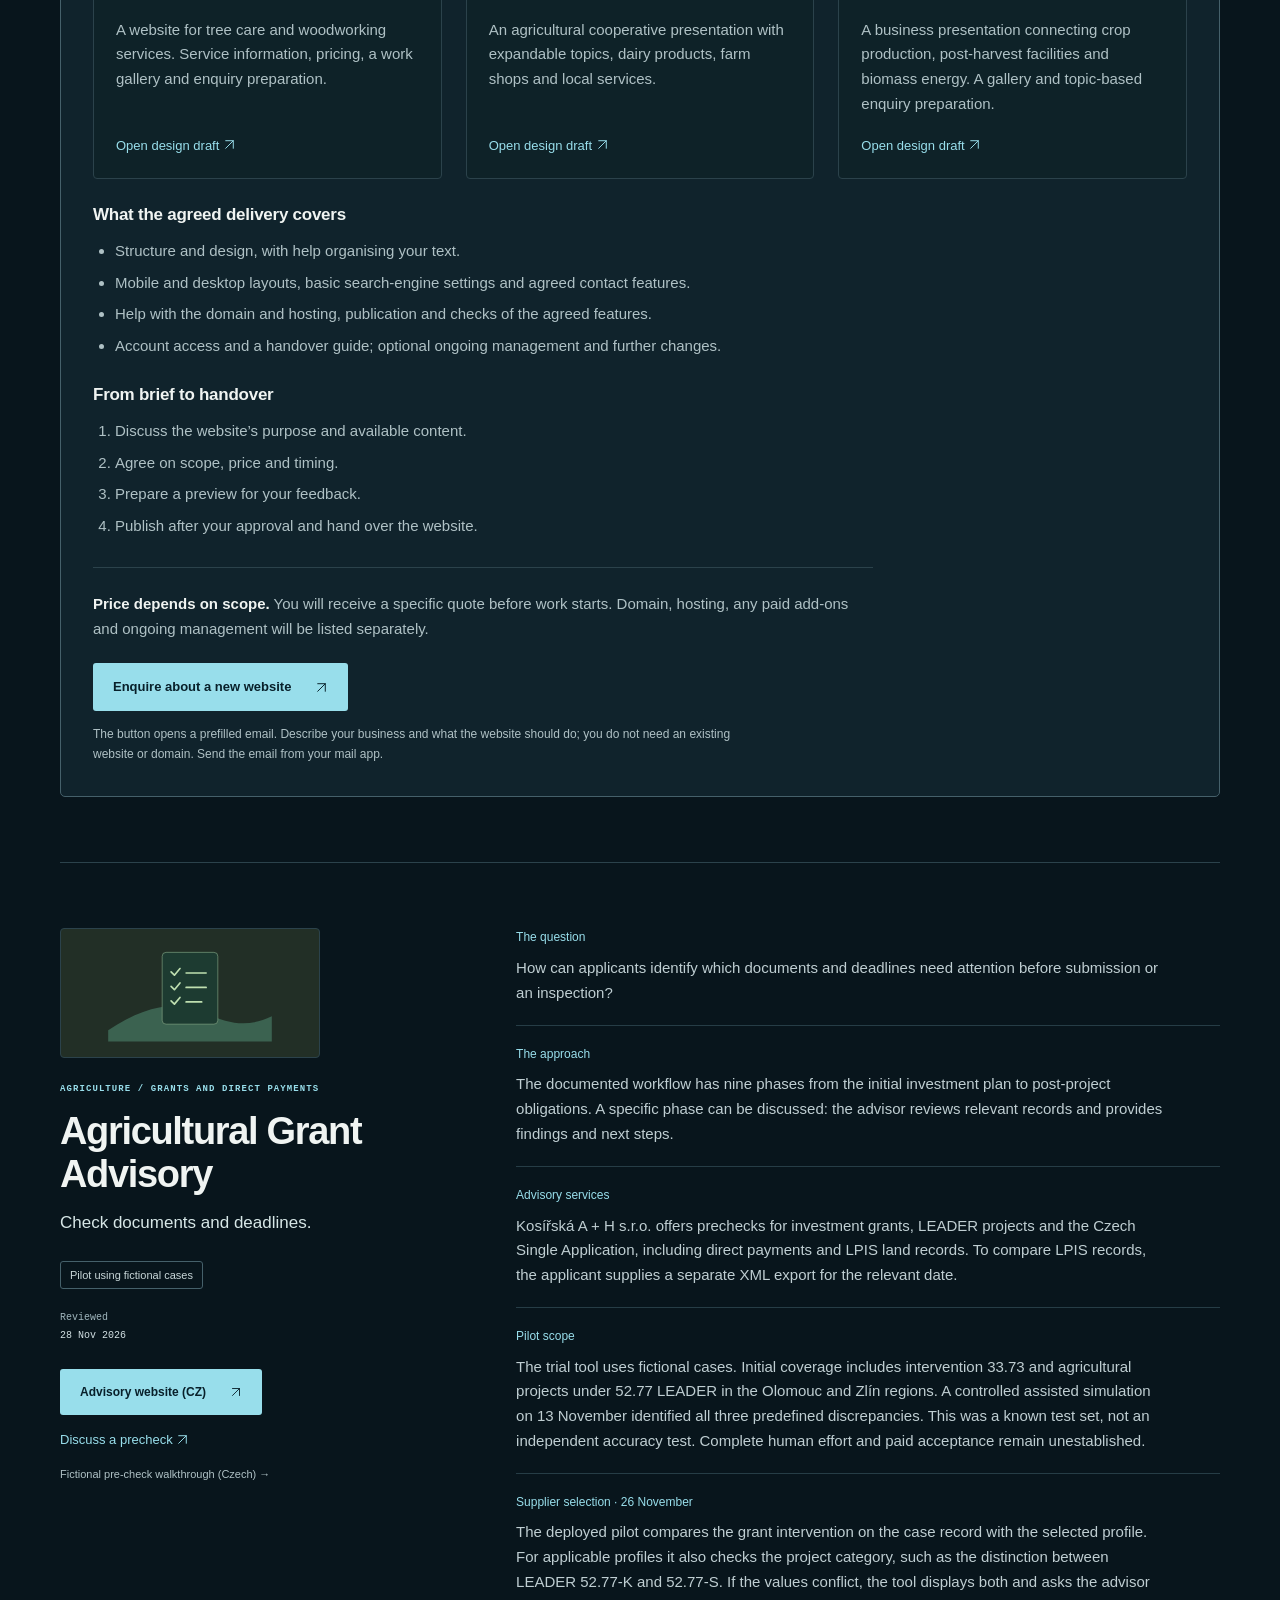
<file: projects.html>
<!doctype html>
<!-- Copyright 2026 Antonín Dospiva. Licensed under Apache-2.0; see LICENSE. -->
<html lang="en"><head><meta charset="utf-8"><meta name="viewport" content="width=device-width,initial-scale=1">
<title>Projects | ProcessCore</title><meta name="description" content="The purpose, available work and limits of each project, in the same format. Dates refer to the public material inspected for this presentation."><meta name="author" content="Antonín Dospiva"><meta name="theme-color" content="#08151c">
<link rel="canonical" href="https://tondad80-dev.github.io/processcore-quantum-intelligence/projects.html"><link rel="alternate" hreflang="en" href="https://tondad80-dev.github.io/processcore-quantum-intelligence/projects.html"><link rel="alternate" hreflang="cs" href="https://tondad80-dev.github.io/processcore-quantum-intelligence/projekty.html"><link rel="alternate" hreflang="x-default" href="https://tondad80-dev.github.io/processcore-quantum-intelligence/projects.html">
<link rel="icon" href="processcore-logo.png" type="image/png"><link rel="stylesheet" href="portfolio.css?v=20261126-portfolio">
<meta property="og:type" content="website"><meta property="og:title" content="Projects | ProcessCore"><meta property="og:description" content="The purpose, available work and limits of each project, in the same format. Dates refer to the public material inspected for this presentation."><meta property="og:url" content="https://tondad80-dev.github.io/processcore-quantum-intelligence/projects.html"><meta property="og:image" content="https://tondad80-dev.github.io/processcore-quantum-intelligence/processcore-logo.png"><meta property="og:image:alt" content="ProcessCore"><meta property="og:locale" content="en_US"><meta name="twitter:card" content="summary"><meta name="twitter:title" content="Projects | ProcessCore"><meta name="twitter:description" content="The purpose, available work and limits of each project, in the same format. Dates refer to the public material inspected for this presentation."><meta name="twitter:image" content="https://tondad80-dev.github.io/processcore-quantum-intelligence/processcore-logo.png">
<script type="application/ld+json">{"@context": "https://schema.org", "@type": "ProfilePage", "name": "Projects | ProcessCore", "url": "https://tondad80-dev.github.io/processcore-quantum-intelligence/projects.html", "mainEntity": {"@type": "Person", "name": "Antonín Dospiva", "jobTitle": "Systems Architect", "sameAs": ["https://www.linkedin.com/in/tonda-dospiva-b160281a7/", "https://github.com/tondad80-dev"]}}</script></head><body>
<a class="skip" href="#main">Skip to content</a>
<header class="site-header"><div class="wrap nav-wrap"><a class="brand" href="index.html" aria-label="ProcessCore — Home"><img class="brand-logo" src="processcore-logo.png" width="64" height="64" alt="" decoding="async"><span>ProcessCore<small>INDEPENDENT SYSTEMS ENGINEERING</small></span></a>
<nav aria-label="Main navigation"><a href="index.html#projects" aria-current="page">Projects</a><a href="engineering.html">Engineering &amp; evidence</a><a href="index.html#approach">Approach</a><a href="index.html#about">Author</a><a href="index.html#contact">Contact</a></nav>
<a class="language" lang="cs" hreflang="cs" href="projekty.html">Česky</a></div></header><main class="wrap" id="main" tabindex="-1"><header class="detail-intro"><p class="eyebrow">01 / THE PORTFOLIO</p><h1>One portfolio.<br>Nine distinct projects.</h1><p>The purpose, available work and limits of each project, in the same format. Dates refer to the public material inspected for this presentation.</p></header><nav class="project-index" aria-label="Project index"><a href="#houbarsky">HoubarSky</a><a href="#sirona">Sirona</a><a href="#golden">Golden</a><a href="#agricore">AgriCore</a><a href="#processcore">ProcessCore</a><a href="#edge-telemetry-core">Edge Telemetry Core</a><a href="#qcore">QCore</a><a href="#tdk">TDK</a><a href="#web-consulting">Web Consulting</a><a href="#agricultural-grant-advisory">Agricultural Grant Advisory</a></nav><article class="project-detail forest" id="houbarsky"><div class="detail-heading"><div class="detail-art"><svg class="project-art" viewBox="0 0 400 230" aria-hidden="true" focusable="false"><path d="M0 160 40 125 68 145 110 93 155 134 210 85 270 145 320 115 400 155V230H0Z" fill="#153c34"/><path d="m39 162 26-65 26 65H76v37H55v-37m211-11 28-77 29 77h-17v45h-23v-45" fill="#3b7760"/><path d="M140 150c0-33 28-60 60-60s60 27 60 60Z" fill="#c8eab3"/><path d="M190 151h21l6 57h-33Z" fill="#7fa78b"/><path d="M94 211c60-20 124-20 191-2" fill="none" stroke="#adce9a" stroke-width="2"/><circle cx="207" cy="111" r="6" fill="#63896e"/><circle cx="171" cy="130" r="4" fill="#63896e"/><circle cx="233" cy="133" r="5" fill="#63896e"/></svg></div><p class="eyebrow">OUTDOORS / PERSONAL SOFTWARE</p><h2>HoubarSky</h2><p class="detail-title">Closer to the forest.</p><p class="stage">Public alpha</p><p class="source-date">Reviewed<br><time datetime="2026-11-28">28 Nov 2026</time></p><a class="button" href="https://www.houbarsky.eu/" target="_blank" rel="noopener noreferrer">Open HoubarSky <svg class="inline-arrow" width="16" height="16" viewBox="0 0 24 24" fill="none" stroke="currentColor" stroke-width="1.8" stroke-linecap="round" stroke-linejoin="round" aria-hidden="true" focusable="false"><path d="M5 19 19 5M5 5h14v14"/></svg><span class="sr-only"> (opens in a new window)</span></a><p class="small"><a href="https://www.houbarsky.eu/o-aplikaci/?lang=en" target="_blank" rel="noopener noreferrer">Diary and privacy <svg class="inline-arrow" width="16" height="16" viewBox="0 0 24 24" fill="none" stroke="currentColor" stroke-width="1.8" stroke-linecap="round" stroke-linejoin="round" aria-hidden="true" focusable="false"><path d="M5 19 19 5M5 5h14v14"/></svg><span class="sr-only"> (opens in a new window)</span></a></p></div><dl><div><dt>The question</dt><dd>Keep outing plans, photographs and field notes together without making a private diary public.</dd></div><div><dt>The approach</dt><dd>A browser-based application with local diary storage, trip planning, photographs and backup export.</dd></div><div><dt>Privacy and visits</dt><dd>The diary stays on your device. Cloudflare Web Analytics measures aggregate visits and website performance without analytics cookies. Diary photographs, coordinates and notes are not sent as part of these measurements.</dd></div><div><dt>Available to inspect</dt><dd>Public alpha 0.7.44 offers a local diary, trip planning with public-transport preparation, password-protected backups and three tool levels. The introduction offers six languages. Translation coverage varies across the rest of the app. <a class="text-link" href="https://www.houbarsky.eu/health" target="_blank" rel="noopener noreferrer">Check deployed version<span class="sr-only"> (opens in a new window)</span></a></dd></div><div><dt>Forest School</dt><dd>Forest School lessons, questions and answers are available in Czech, English, Slovak, Polish, German and Ukrainian. Lesson text and images can be prepared for offline use. Optional narration uses an available device voice for the selected language. The bird quiz uses eight field recordings, and 0.7.40 improves the bird cards on mobile. Independent expert review and family testing are still unverified.</dd></div><div><dt>Public sources and personal observations</dt><dd>The planner links to public reports and a separately labelled growth forecast. The local diary can also record a search with no finds. External sites open only after a click; their data is not incorporated into recommendations. The new version alone does not establish identification accuracy or an outing outcome.</dd></div><div><dt>Return to an outing and rescue the diary · 18 November</dt><dd>The planner opens the latest personal outing, including the archive. If local storage is incomplete, surviving photographs and notes can be rescued to a password-protected backup; an older copy is labelled. The Olomouc–Grygov family card stores manually checked train times and calculates time for the walk and return. Saved information is available offline after preparing the app; the hiking map needs a separate download. Family field testing remains open.</dd></div><div><dt>Forest School and personal observations · 27 November</dt><dd>Release 0.7.44 links an optional bird activity to the local diary: a visible feature, uncertainty or photograph can accompany an observation. My learning and Library use the same set of 19 revised questions. Lesson assessment and diary entries have separate backups. A public-app check on 27 November in a mobile-sized Chromium viewport verified saving a photograph, returning to a bird observation offline, and restoring two entries with photographs from backup into a clean profile. This used test data; family testing and a physical phone have their own acceptance.</dd></div><div><dt>Evidence boundary</dt><dd>The diary and forms work offline after preparing the application. Maps, weather, server routing and optional AI analysis need a connection. A species suggestion does not establish edibility; routes need checking.</dd></div><div><dt>Stated direction</dt><dd>Learn from one completed outing by another user and use that feedback to improve the first-use experience.</dd></div></dl></article><article class="project-detail habitat" id="sirona"><div class="detail-heading"><div class="detail-art"><svg class="project-art" viewBox="0 0 400 230" aria-hidden="true" focusable="false"><rect x="92" y="38" width="217" height="169" rx="9" fill="#112f31" stroke="#67a6a7"/><path d="M94 175c47-34 75 13 113-13s67-3 100-28v69H94Z" fill="#3d6e5a"/><path d="M204 181c-11-58 12-75-4-120m-3 85c-37-7-43-22-51-38m57 12c29-11 29-33 48-40" fill="none" stroke="#b7c7a0" stroke-width="7" stroke-linecap="round"/><path d="M160 140c-33 0-31-29-31-29 27-1 32 10 31 29m61-28c-1-31 27-41 27-41 6 27-5 41-27 41" fill="#a5d2a2"/><path d="M106 169c50 12 120-19 186-8M111 155c57 13 99-16 170-9" fill="none" stroke="#92d7d7" stroke-opacity=".45"/><circle cx="276" cy="61" r="5" fill="#9ce4e5"/></svg></div><p class="eyebrow">LIVING SYSTEMS / TERA + AQUA</p><h2>Sirona</h2><p class="detail-title">Technology in the rhythm of life.</p><p class="stage">Design &amp; care records</p><p class="source-date">Reviewed<br><time datetime="2026-11-20">20 Nov 2026</time></p><a class="button" href="https://sirona-living-systems.tondad80.chatgpt.site/" target="_blank" rel="noopener noreferrer">Explore Sirona <svg class="inline-arrow" width="16" height="16" viewBox="0 0 24 24" fill="none" stroke="currentColor" stroke-width="1.8" stroke-linecap="round" stroke-linejoin="round" aria-hidden="true" focusable="false"><path d="M5 19 19 5M5 5h14v14"/></svg><span class="sr-only"> (opens in a new window)</span></a></div><dl><div><dt>The question</dt><dd>Understand the needs of a living environment before entrusting its care to automation.</dd></div><div><dt>The approach</dt><dd>Aqua and Tera lead from a focal species through environment design to personal care. My habitats keeps designs and photographs in the browser. The separate private care diary stores manual readings, care notes and photographs on the server after sign-in.</dd></div><div><dt>Available to inspect</dt><dd>A species-based design workshop, equipment list, own-build guidance and a <a href="https://sirona-living-systems.tondad80.chatgpt.site/pece" target="_blank" rel="noopener noreferrer">private care/photo diary<span class="sr-only"> (opens in a new window)</span></a> requiring sign-in. The public catalogue has 16 equipment models with sources and dated price observations. It leads to non-binding enquiries about equipment, custom assembly, or advice and maintenance.</dd></div><div><dt>Diary storage</dt><dd>Care records and diary photographs are stored on the server with owner checks. Local My habitats records and the server diary are not automatically synchronized. The diary alone does not establish an operational pilot or verified sensor integration.</dd></div><div><dt>Local backup · 15 November</dt><dd>Version 53, published on 15 November, added an <a href="https://sirona-living-systems.tondad80.chatgpt.site/design/?mode=aqua#encrypted-backup-create" target="_blank" rel="noopener noreferrer">encrypted backup of local habitats<span class="sr-only"> (opens in a new window)</span></a>, their history, original photographs and references. The backup and a separate recovery key are downloaded to the device; keep the key separately. The private server diary and enquiries are excluded. Restoration requires an empty local destination; transfer between actual devices still needs verification.</dd></div><div><dt>Public version 63 · 16 November</dt><dd>After preparing an encrypted backup, the user can explicitly choose to share it through a system application on a supported device. The user selects the destination; the recovery key is not attached and must be kept separately. File download remains available without sharing support. The actual Android dialog and transfer between different devices or browsers still need verification.</dd></div><div><dt>Public version 80 · 18 November</dt><dd>Visitors can open three species templates. In the private area, an owner can simulate a lamp outage or a stale or missing probe reading. These scenarios run in a model. Physical sensors and control of a living habitat require separate verification.</dd></div><div><dt>Model demonstrations</dt><dd>The public scenario cinema and control comparison let visitors inspect modelled Aqua/Tera development and share a link to a particular moment. These are software simulations; they do not establish measurements from an actual habitat, biological acceptance or physical control operation.</dd></div><div><dt>Keeper group · 19 November</dt><dd>Sirona is looking for three Tanganyika keepers to explore model calculations based on their aquariums. The free Aqua lab is open to everyone; the author will personally help group members set up their first calculation and review its result. People can apply and confirm their place with the author. This is an invitation to participate, not three completed pilots or validation of real husbandry safety. <a class="text-link" href="https://sirona-living-systems.tondad80.chatgpt.site/komunita/en.html" target="_blank" rel="noopener noreferrer">Keeper group details<span class="sr-only"> (opens in a new window)</span></a></dd></div><div><dt>Evidence boundary</dt><dd>Equipment suitability, service scope, price and availability need confirmation. Catalogue price observations are not confirmed Sirona offers or stock. Direct sales and smart control are in development. AI images are concepts; physical sensors, automatic biological assessment and autonomous operation are not verified features.</dd></div><div><dt>Stated direction</dt><dd>Connect design, equipment, construction and care through shared records. Connection to a physical environment requires its own verification.</dd></div></dl></article><article class="project-detail intelligence" id="golden"><div class="detail-heading"><div class="detail-art"><svg class="project-art" viewBox="0 0 400 230" aria-hidden="true" focusable="false"><rect x="73" y="38" width="250" height="169" rx="9" fill="#2b281e" stroke="#a29459"/><path d="M100 73h84M100 96h188M100 108h151" stroke="#d7ca92" stroke-width="3"/><circle cx="109" cy="145" r="10" fill="#d5c17b"/><path d="M133 139h135m-135 12h95M100 178h68m15 0h48m16 0h39" stroke="#8e865e" stroke-width="3"/><rect x="239" y="59" width="59" height="20" rx="3" fill="#b9a86b"/><path d="m251 70 6 3 9-8" stroke="#29271e" stroke-width="2" fill="none"/></svg></div><p class="eyebrow">INTELLIGENCE / TECHNOLOGY SCOUTING</p><h2>Golden</h2><p class="detail-title">Know who. Understand why.</p><p class="stage">Product candidate</p><p class="source-date">Evidence date<br><time datetime="2026-11-07">2026-11-07</time></p><a class="button" href="https://tondad80-dev.github.io/commercial-golden-api-deploy/" target="_blank" rel="noopener noreferrer">Explore Golden <svg class="inline-arrow" width="16" height="16" viewBox="0 0 24 24" fill="none" stroke="currentColor" stroke-width="1.8" stroke-linecap="round" stroke-linejoin="round" aria-hidden="true" focusable="false"><path d="M5 19 19 5M5 5h14v14"/></svg><span class="sr-only"> (opens in a new window)</span></a><a class="button" href="https://tondad80-dev.github.io/commercial-golden-api-deploy/demo/#case=photon&amp;view=all&amp;lang=en" target="_blank" rel="noopener noreferrer">Try partner selection <svg class="inline-arrow" width="16" height="16" viewBox="0 0 24 24" fill="none" stroke="currentColor" stroke-width="1.8" stroke-linecap="round" stroke-linejoin="round" aria-hidden="true" focusable="false"><path d="M5 19 19 5M5 5h14v14"/></svg><span class="sr-only"> (opens in a new window)</span></a></div><dl><div><dt>The question</dt><dd>Turn a list of organizations into research that explains relevance and lets the reader inspect the source.</dd></div><div><dt>The approach</dt><dd>A brief brings together entity identity, a dated signal, relevance to a question and explicit evidence limits.</dd></div><div><dt>Available to inspect</dt><dd>An interactive demo with four briefs and nine prepared profiles. The photonic case shows the method, how a tip was found, missing evidence and questions to ask before contact.</dd></div><div><dt>Released and working data</dt><dd>The separately accepted data release and controlled API use a frozen 500-record fixture. The working chain contains 791 individually adjudicated CUSTOMER_SAFE records; the additional 291 are not automatically released. The public demo’s nine profiles are a separate prepared selection. Record counts alone establish neither customer utility nor a paid pilot.</dd></div><div><dt>Evidence boundary</dt><dd>The demo uses prepared evidence and does not retrieve new information when a brief changes. The original trial remains one supported Golden tip versus two web tips; a later identity match does not rewrite that result. Interest in collaboration, work saved and willingness to pay are unconfirmed.</dd></div><div><dt>Stated direction</dt><dd>Review a specific brief with someone selecting a partner: what helps their decision, and which decisive evidence is still missing?</dd></div></dl></article><article class="project-detail agriculture" id="agricore"><div class="detail-heading"><div class="detail-art"><svg class="project-art" viewBox="0 0 400 230" aria-hidden="true" focusable="false"><path d="M0 141c77-43 123 29 207-2s112-11 193-42V230H0Z" fill="#344034"/><path d="M-12 208c101-78 194-13 348-76M15 226c101-78 194-13 348-76M-50 184c101-78 194-13 348-76" fill="none" stroke="#7f9971" stroke-width="3"/><path d="M223 161V67m-1 45c-35 0-35-30-35-30 30 1 35 16 35 30m2-16c32-2 34-27 34-27-27 0-34 11-34 27" fill="#cad5a5" stroke="#cad5a5" stroke-width="3"/><circle cx="107" cy="69" r="23" fill="#b5ba88"/></svg></div><p class="eyebrow">AGRICULTURE / SUPPLIER RESEARCH</p><h2>AgriCore</h2><p class="detail-title">From a match to a better question.</p><p class="stage">Prototype / external assessment pending</p><p class="source-date">Evidence date<br><time datetime="2026-10-24">2026-10-24</time></p><a class="button" href="engineering.html#agricore">Read the published record <svg class="inline-arrow" width="16" height="16" viewBox="0 0 24 24" fill="none" stroke="currentColor" stroke-width="1.8" stroke-linecap="round" stroke-linejoin="round" aria-hidden="true" focusable="false"><path d="M5 19 19 5M5 5h14v14"/></svg></a><p class="small">Engineering details are in English</p></div><dl><div><dt>The question</dt><dd>Compare supplier candidates while keeping the original offer material available for inspection.</dd></div><div><dt>The approach</dt><dd>A supplier-search workflow uses a commodity, target price and area, with optional cost assumptions.</dd></div><div><dt>Available to inspect</dt><dd>A dated public project account describes the prototype and its reviewed software results.</dd></div><div><dt>Technical snapshot · 12 October</dt><dd>The records establish an installed 0.1.36 and a separately tested 0.1.38 shadow candidate for supplier replies. The candidate was not adopted into production. These records do not confirm a running dashboard, customer acceptance, completed purchase or savings; closure pending external assessment remains valid.</dd></div><div><dt>Evidence boundary</dt><dd>The published record closes active work pending external assessment. A match does not confirm price, stock, delivery or a completed purchase.</dd></div><div><dt>Stated direction</dt><dd>External assessment and a real use-case review remain the stated next boundary.</dd></div></dl></article><article class="project-detail engineering" id="processcore"><div class="detail-heading"><div class="detail-art"><svg class="project-art" viewBox="0 0 400 230" aria-hidden="true" focusable="false"><path d="M86 117h66m97 0h66M200 59v28m0 61v39" stroke="#7cbed5" stroke-width="2"/><rect x="153" y="88" width="96" height="60" rx="9" fill="#173746" stroke="#8ed4e8"/><path d="m176 117 17 15 30-30" fill="none" stroke="#aae9d9" stroke-width="3"/><circle cx="75" cy="117" r="11" fill="#38788e"/><circle cx="326" cy="117" r="11" fill="#38788e"/><circle cx="200" cy="49" r="9" fill="#38788e"/><circle cx="200" cy="197" r="9" fill="#38788e"/></svg></div><p class="eyebrow">ENGINEERING / AI SOFTWARE</p><h2>ProcessCore</h2><p class="detail-title">Evidence before interpretation.</p><p class="stage">Governed software factory / in development</p><p class="source-date">Reviewed<br><time datetime="2026-11-28">28 Nov 2026</time></p><a class="button" href="engineering.html">Inspect the engineering <svg class="inline-arrow" width="16" height="16" viewBox="0 0 24 24" fill="none" stroke="currentColor" stroke-width="1.8" stroke-linecap="round" stroke-linejoin="round" aria-hidden="true" focusable="false"><path d="M5 19 19 5M5 5h14v14"/></svg></a><p class="small">Engineering details are in English</p></div><dl><div><dt>The question</dt><dd>Distinguish a generated answer or a claimed success from what was actually checked and accepted.</dd></div><div><dt>The approach</dt><dd>The engineering project separates specifications, generation, recorded checks, acceptance and permission to deploy.</dd></div><div><dt>Tools in the accepted assembly</dt><dd>The approved-task queue and worker, pinned-source index, structured-claim gate, bounded repository/pytest tasks, and package, GitHub and selected-usage checks each have a defined purpose. <a href="engineering.html#runtime-tools">Inspect the tools and their limits →</a></dd></div><div><dt>Available to inspect</dt><dd>ProcessCore 1.0.12 on Raspberry Pi; limited pytest support was accepted into the main Factory runtime on 13 November. A ZIP-inspection correction passed 23 tests, acceptance and packaging on 5 November, then inspected a real package in a dedicated Lab copy. The 7 November ZIP command records 29 completed tests and actual Lab use. Its separate delivery-check utility was upgraded to 0.1.1 on 9 November (CET). Recorded checks accepted the matching package and rejected a different expected job or archive hash; the installed files still match their recorded hashes. On 8 November, Factory-generated duplicate-title grouping was merged in an external project: <a href="https://github.com/andrewsiah/agentswarm-data-tasks/pull/6" target="_blank" rel="noopener noreferrer">agentswarm-data-tasks PR #6 <svg class="inline-arrow" width="16" height="16" viewBox="0 0 24 24" fill="none" stroke="currentColor" stroke-width="1.8" stroke-linecap="round" stroke-linejoin="round" aria-hidden="true" focusable="false"><path d="M5 19 19 5M5 5h14v14"/></svg><span class="sr-only"> (opens in a new window)</span></a>. On 9 November, <a href="https://github.com/kirtanbhatt10/trustgate/pull/18" target="_blank" rel="noopener noreferrer">trustgate PR #18 <svg class="inline-arrow" width="16" height="16" viewBox="0 0 24 24" fill="none" stroke="currentColor" stroke-width="1.8" stroke-linecap="round" stroke-linejoin="round" aria-hidden="true" focusable="false"><path d="M5 19 19 5M5 5h14v14"/></svg><span class="sr-only"> (opens in a new window)</span></a> was merged: a check for unpinned MCP launcher packages, prepared through Factory and corrected during subsequent Codex review.</dd></div><div><dt>trustgate contribution · 12 November</dt><dd>On 12 November the maintainer merged <a href="https://github.com/kirtanbhatt10/trustgate/pull/19" target="_blank" rel="noopener noreferrer">trustgate PR #19 <svg class="inline-arrow" width="16" height="16" viewBox="0 0 24 24" fill="none" stroke="currentColor" stroke-width="1.8" stroke-linecap="round" stroke-linejoin="round" aria-hidden="true" focusable="false"><path d="M5 19 19 5M5 5h14v14"/></svg><span class="sr-only"> (opens in a new window)</span></a> for Cursor and VS Code Insiders profiles. AI review was followed by a Codex Windows-path correction and regression test; nine CI checks passed on the submitted commit.</dd></div><div><dt>Depdrift · 13 November</dt><dd>The maintainer merged <a href="https://github.com/mgkvibez/depdrift/pull/3" target="_blank" rel="noopener noreferrer">depdrift PR #3 <svg class="inline-arrow" width="16" height="16" viewBox="0 0 24 24" fill="none" stroke="currentColor" stroke-width="1.8" stroke-linecap="round" stroke-linejoin="round" aria-hidden="true" focusable="false"><path d="M5 19 19 5M5 5h14v14"/></svg><span class="sr-only"> (opens in a new window)</span></a>, adding SARIF 2.1.0 output for dependency findings. Factory with Gemini prepared the initial implementation; Codex then corrected the URI helper. It is the fourth externally accepted Factory-prepared contribution documented here. The maintainer disclosed agent assistance during review; a separate unaided audit, customer deployment and savings remain unestablished.</dd></div><div><dt>Runtime update · 15 November</dt><dd>On 15 November, a more explicit response contract for bounded tasks was adopted into the main runtime. The post-adoption check verified installed sources and preservation of historical tasks. Adoption itself ran no model or new production task. Reduced failure rates, cost and human time savings remain unmeasured. <a href="engineering.html#factory-value-contract">Read the new acceptance scope →</a></dd></div><div><dt>Delivery status · 15 November</dt><dd>The main runtime now includes a delivery summary that distinguishes tested-only results from packaged deliveries and compares an archive with its recorded receipt. A match alone does not establish content correctness, authenticity or customer acceptance. <a href="engineering.html#factory-delivery-status">Read the acceptance scope →</a></dd></div><div><dt>Usage summary · 16 November</dt><dd>Assembly 1.0.12 adds a read-only usage summary from explicitly selected receipts. It distinguishes actual prompt starts, duplicate copies and simulations while preserving unknown usage values. It is not a complete account statement, billing record or measurement of savings. <a href="engineering.html#factory-usage-status">What the summary establishes →</a></dd></div><div><dt>Limited pytest support · 13 November</dt><dd>Adoption into the main runtime verified installation and preservation of historical task records. Adoption itself did not run a new production pytest or model task. Candidate and tests still share an interpreter; independent review and general support for arbitrary projects are unestablished. <a href="engineering.html#factory-pytest-support">Read the acceptance scope →</a></dd></div><div><dt>Installed internal tools</dt><dd>The external-delivery receipt summary remains a separate 0.1.0 command. GitHub Evidence 0.1.2, adopted on 13 November, captures and replays GitHub and CI evidence while distinguishing CI results from their pull-request binding. The separately adopted 0.1.3 extension of 14 November adds optional checkout checks against the expected revision and complete required-job list. Successful capture does not mean CI passed; a log check does not authenticate the log. Both commands have their own acceptance, separate from the main Factory runtime. <a href="engineering.html#github-evidence-013">Read the evidence and limits →</a></dd></div><div><dt>Lab status integration · 12 November</dt><dd>A separate Lab command links a Factory task and its original result to a dated GitHub observation. It requested a refresh for an expired snapshot, then matched a fresh capture to the task and recorded the upstream merge. Eighteen native checks passed. This integration is not deployed into the main Factory runtime and does not track the current commit continuously. <a href="engineering.html#factory-evidence-freshness">Read the result and limits →</a></dd></div><div><dt>Lab experiment</dt><dd>An SSD–QCore–Factory task context was used in one Gemini review, followed by host verification of the response. The model supplied no supported finding. The merged probe source and this experiment do not establish automatic awareness of the whole portfolio or production integration. The later storage migration has separate operational evidence in the QCore note below.</dd></div><div><dt>Further accepted Lab outputs · 16–17 November</dt><dd>An isolated Lab accepted and used a web-dashboard example, a bookkeeping reversal proposal and the subsequent SQLite reversal writer. On 17 November the test posted one reversal for a synthetic entry. The original entry was preserved and repeating the operation added no rows. Acceptance covered the Lab only. Production adoption, use on real books and accounting sign-off remain open. <a href="engineering.html#factory-internal-lab">Inspect the use and scope →</a></dd></div><div><dt>Month-to-month continuity in the Lab · 19 November</dt><dd>Across three synthetic months, a one-cent correction invalidated subsequent balance transfers, including after a backup restore. Renewed confirmation restored only the matching account; the conflicting account remained unresolved until corrected evidence agreed. The approved journal and books were unchanged. This is a bounded test of a separate Lab tool, not production deployment or accounting acceptance. <a href="engineering.html#lab-period-continuity">Read the test scope →</a></dd></div><div><dt>Android package check · 26 November</dt><dd>After a manually started Android session, the Pi assigned two batches in a separate Lab. The phone calculated hashes for two previously accepted Factory packages and one deliberately modified copy. The Pi confirmed all three returned hashes, matched the original copies and detected the change. This checks bytes, not code correctness or independent acceptance. Automatic startup, production deployment and time savings are unestablished. <a class="text-link" href="engineering.html#android-package-check">Read the Lab test scope →</a></dd></div><div><dt>USB check after packaging · 28 November</dt><dd>A separate Factory Lab automatically queues two selected deliveries for hash checking on a locked Android device. During a USB outage, the same request remained queued as NEED_EVIDENCE; reconnection completed its check without resubmission. Repeated packaging did not create another check. This establishes byte agreement in the Lab. Recovery after a full Pi restart, production adoption and a speed advantage remain unverified. <a class="text-link" href="engineering.html#android-usb-package-check">USB test scope →</a></dd></div><div><dt>Evidence boundary</dt><dd>Lab use, internal utility installation and external contribution acceptance each have their own scope. The PR #6 acceptance comment identifies itself as a project AI agent; human review is unverified, and synthetic benchmark scores do not establish general reliability. Trustgate’s submitted revision includes a post-generation correction; merging does not prove independent human review or deployment by downstream users. For repository tasks, candidate and tests share a process; those tests do not establish independent protection against adversarial code. Earlier failed attempts remain preserved. Total human effort, comparative costs and customer benefit are unmeasured.</dd></div><div><dt>Stated direction</dt><dd>Evaluate further bounded uses and measure the work required for review and handover. Acceptance and deployment each need their own decision.</dd></div></dl></article>
<article class="project-detail engineering edge-telemetry" id="edge-telemetry-core">
  <div class="detail-heading">
    <div class="detail-art"><img class="project-art" src="media/edge-telemetry-gateway-crash.webp" width="840" height="630" loading="lazy" decoding="async" alt="A crash before commit left zero archive rows, and a crash after commit left one. After recovery, each test had one matching row and one verified receipt."></div>
    <p class="eyebrow">ENGINEERING / TELEMETRY</p>
    <h2>Edge Telemetry Core</h2>
    <p class="detail-title">A verifiable receipt for each write.</p>
    <p class="stage">Lab prototype</p>
    <p class="source-date">Published test result<br><time datetime="2026-11-26">26 Nov 2026</time></p>
    <a class="button" href="https://www.linkedin.com/feed/update/urn:li:activity:7531524624703057920/" target="_blank" rel="noopener noreferrer">Read the test result on LinkedIn <span aria-hidden="true">↗</span><span class="sr-only"> (opens in a new window)</span></a>
  </div>
  <dl>
    <div><dt>The question</dt><dd>How can you tell whether a specific telemetry message survived a gateway crash?</dd></div>
    <div><dt>The approach</dt><dd>The sender keeps a message queued until it receives a verified receipt for the write. On retry, the gateway recognizes the same message ID and checks the payload.</dd></div>
    <div><dt>Two lab tests</dt><dd>Each test used one synthetic message. A crash before the database commit left zero rows in the local archive, and a crash just after commit left one row. After restart and retry, both tests ended with one row containing the original payload and one verified receipt.</dd></div>
    <div><dt>What the tests cover</dt><dd>The result covers the gateway’s local archive. A write to the receiving database has its own acceptance test and needs a receipt from that database.</dd></div>
  </dl>
</article>
<article class="project-detail data" id="qcore"><div class="detail-heading"><div class="detail-art"><svg class="project-art" viewBox="0 0 400 230" aria-hidden="true" focusable="false"><g fill="none" stroke="#9eb9d9" stroke-width="2"><ellipse cx="201" cy="72" rx="74" ry="21"/><path d="M127 72v101c0 27 148 27 148 0V72M127 109c0 27 148 27 148 0M127 141c0 27 148 27 148 0"/></g><circle cx="300" cy="164" r="23" fill="#214b5e"/><path d="m289 164 8 7 15-17" stroke="#c0e5e8" stroke-width="3" fill="none"/></svg></div><p class="eyebrow">DATA / INTERNAL CATALOG</p><h2>QCore</h2><p class="detail-title">Keep the source with the record.</p><p class="stage">Internal pilot / dated record</p><p class="source-date">Evidence dates<br>Pilot: <time datetime="2026-10-30">30 Oct 2026</time><br>Storage: <time datetime="2026-11-12">12 Nov 2026</time><br>Deployment <time datetime="2026-11-17">17 Nov 2026</time><br>Content check <time datetime="2026-11-18">18 Nov 2026</time></p><a class="button" href="engineering.html#qcore">Read the evidence and limits <svg class="inline-arrow" width="16" height="16" viewBox="0 0 24 24" fill="none" stroke="currentColor" stroke-width="1.8" stroke-linecap="round" stroke-linejoin="round" aria-hidden="true" focusable="false"><path d="M5 19 19 5M5 5h14v14"/></svg></a><p class="small">Engineering details are in English</p></div><dl><div><dt>The question</dt><dd>Prepare entity profiles whose source material and accepted content can be inspected.</dd></div><div><dt>The approach</dt><dd>A separate data-acquisition and catalog workflow, with its own processing and acceptance decisions.</dd></div><div><dt>Available to inspect</dt><dd>The 0.22 pilot finished on 30 October after more than 24 hours: 20 proposals, 2 accepted and 18 deferred. It missed the predefined minimum of three new internal profiles; acceptance is FAIL. The earlier 0.21 pilot keeps its own result.</dd></div><div><dt>Storage and recovery · 12 November</dt><dd>The data directory was moved to SSD. A real Pi restart verified the mount, automatic return of all three services and a later scheduled intake read. Snapshots of two QCore databases were stored outside the Pi and restored on another computer; file hashes, schemas, row counts and SQLite integrity checks matched. This is a one-off restoration of two snapshots, not a whole-Pi backup or recurring backup schedule. <a href="engineering.html#storage-recovery">Read the storage evidence →</a></dd></div><div><dt>Technical update · 15 November</dt><dd>The 0.22.3 technical update was adopted on Pi, covering selected PDF source material and organization-name context. Its acceptance record verified the running version and preservation of existing profile data. The switch added no model call, profile or new pilot; content acceptance and a Golden release require separate decisions. <a href="engineering.html#qcore-runtime-update">Read the runtime update →</a></dd></div><div><dt>Separate candidate · 17 November</dt><dd>A separate candidate passed isolated switch and rollback checks using synthetic data. <a href="engineering.html#qcore-isolated-candidate">Separate the candidate from operation →</a></dd></div><div><dt>Source rules deployed · 17 November</dt><dd>The production QCore service adopted rules for how sources may be used. A PDF can support a claim about an organization’s activities. Identifying its official website requires an HTML page.</dd></div><div><dt>Content check · 18 November</dt><dd>In one run, the system selected a PDF to identify an official website. The case was deferred before review. It produced no new internal profile or Golden release. The October content pilot remains closed with a FAIL result. <a class="text-link" href="engineering.html#qcore-content-check">Engineering record →</a></dd></div><div><dt>Evidence boundary</dt><dd>These are dated results, not live telemetry. Storage recovery does not validate catalog content or change the pilot’s FAIL result. Internal profile acceptance is separate from a Golden release and does not establish independent accuracy or customer value. Application speed gains remain unmeasured.</dd></div><div><dt>Stated direction</dt><dd>Assess newly accepted profile content against the catalog purpose using the current QCore project evidence.</dd></div></dl></article><article class="project-detail research" id="tdk"><div class="detail-heading"><div class="detail-art"><svg class="project-art" viewBox="0 0 400 230" aria-hidden="true" focusable="false"><g fill="none" stroke="#b8accf" stroke-width="2"><ellipse cx="200" cy="122" rx="95" ry="39" transform="rotate(-27 200 122)"/><ellipse cx="200" cy="122" rx="95" ry="39" transform="rotate(27 200 122)"/><path d="M107 192 292 48" stroke-dasharray="4 7"/></g><circle cx="200" cy="122" r="8" fill="#d4c7e4"/><circle cx="276" cy="154" r="5" fill="#d4c7e4"/></svg></div><p class="eyebrow">RESEARCH / CONCEPTUAL FRAMEWORK</p><h2>TDK</h2><p class="detail-title">Study the process. Test the explanation.</p><p class="stage">Research / no empirical confirmation</p><p class="source-date">Reviewed<br><time datetime="2026-11-18">18 Nov 2026</time></p><a class="button" href="https://github.com/tondad80-dev/processcore-quantum-intelligence/blob/main/research/tdk/README.md" target="_blank" rel="noopener noreferrer">Read the research notes <svg class="inline-arrow" width="16" height="16" viewBox="0 0 24 24" fill="none" stroke="currentColor" stroke-width="1.8" stroke-linecap="round" stroke-linejoin="round" aria-hidden="true" focusable="false"><path d="M5 19 19 5M5 5h14v14"/></svg><span class="sr-only"> (opens in a new window)</span></a></div><dl><div><dt>The question</dt><dd>Explore what a process description can establish and which additional physical inputs a prediction requires.</dd></div><div><dt>The approach</dt><dd>Conceptual analysis and scoped mathematical examples distinguish process order, duration, history and measurement.</dd></div><div><dt>Available to inspect</dt><dd>Public research notes, mathematical examples and a conditional sensitivity calculation can be inspected.</dd></div><div><dt>Research ledger · 15 October</dt><dd>The latest entry in the scientific test ledger covers external testbeds, conditional constraints and test design. The predictive branch of TDK remains frozen.</dd></div><div><dt>Computational results · 18 November</dt><dd>A retrospective comparison of two optical clock frequency ratios with modelled tides found that both 95% intervals included zero effect. Later work compared calculations of the volume of a bounded region of spacetime in a plane-wave model. Independent replication is pending. TDK remains empirically unconfirmed.</dd></div><div><dt>Evidence boundary</dt><dd>The notes are not a confirmed physical theory or independent peer review. They do not establish scientific validation of the engineering projects.</dd></div><div><dt>Stated direction</dt><dd>The predictive branch requires an independently motivated physical rule and a prespecified test.</dd></div></dl></article>
<article class="project-detail data" id="web-consulting"><div class="detail-heading"><div class="detail-art"><svg class="project-art" viewBox="0 0 400 230" aria-hidden="true" focusable="false"><rect x="79" y="47" width="242" height="137" rx="8" fill="#142c3c" stroke="#77abc4"/><path d="M79 76h242M110 106h70m-70 23h63m-63 23h48" stroke="#77abc4" stroke-width="3"/><path d="m229 126 15 15 30-34" fill="none" stroke="#a9e0d8" stroke-width="5" stroke-linecap="round" stroke-linejoin="round"/></svg></div><p class="eyebrow">WEBSITES / REDESIGN / MANAGEMENT</p><h2>Web Consulting</h2><p class="detail-title">From a new website to ongoing care.</p><p class="stage">WordPress pilot</p><p class="source-date">Reviewed<br><time datetime="2026-11-26">26 Nov 2026</time></p><a class="button" href="mailto:tondad80@gmail.com?subject=Website%20consulting%20%E2%80%94%20initial%20discussion">Discuss a website <svg class="inline-arrow" width="16" height="16" viewBox="0 0 24 24" fill="none" stroke="currentColor" stroke-width="1.8" stroke-linecap="round" stroke-linejoin="round" aria-hidden="true" focusable="false"><path d="M5 19 19 5M5 5h14v14"/></svg></a><p class="small"><a class="text-link" href="#website-creation">Create a new website →</a></p><p class="small"><a class="text-link" href="https://www.kosirska-ah.cz/weby/" target="_blank" rel="noopener noreferrer">Website services (in Czech)<span class="sr-only"> (opens in a new window)</span></a></p></div><dl><div><dt>The question</dt><dd>How can a website operator find out what changed and which findings require action?</dd></div><div><dt>The approach</dt><dd>The agreed scope may cover a new website, takeover and diagnosis, repairs and changes, hosting or ongoing management. Permissions, a backup, the expected result and acceptance checks are defined before a change.</dd></div><div><dt>Pilot scope</dt><dd>The first client pilot focuses on WordPress. Restoration after deliberate damage is documented for an owned temporary WordPress and MariaDB installation. A separate sandbox exercise verified scheduled checks and delivery to a test receiver. Client-site remediation, its backup and operational monitoring still need their own acceptance.</dd></div><div><dt>Standalone website management</dt><dd>Technical website management can be agreed as a standalone service: updates, backups and restoration checks, monitoring, incident handling and a monthly report. Scope, frequency, the responsible person and spending limits are set for each website. Adding the service or a security methodology does not establish that client management has begun.</dd></div><div><dt>Own-site operational monitoring · ended 23 November</dt><dd>The time-limited monitoring pilot on our own site ended on 23 November and its scheduled checks were turned off. The pilot recorded repeated service checks and longer gaps between them. Acceptance of the full seven-day run, alert delivery and the manager’s response remains open. Monitoring a client website requires separate authorization and acceptance.</dd></div><div><dt>Next step</dt><dd>Complete the first client pilot and measure the time spent on assessment, remediation and handover.</dd></div><div><dt>First conversation</dt><dd>Describe what a new website should do, or send your existing website address and the problem you need to solve. Access and the detailed scope are agreed separately.</dd></div></dl>
<section class="web-offer" id="website-creation" aria-labelledby="website-creation-title">
<header><p class="eyebrow">SERVICES / WEBSITE CREATION</p><h3 id="website-creation-title">A new website for your business.</h3><p>Introduce your business, explain your services and help customers get in touch. We will shape the website around what it needs to do for you and your visitors.</p></header>
<div class="web-offer-grid">
<section><h4>One-page website</h4><p>A clear introduction for a sole trader, service or new project. Your offer, photos, contact details and a direct path to an enquiry.</p></section>
<section><h4>Business website</h4><p>Several pages for services, products, references and contact details. Clear navigation and an enquiry form based on the agreed brief.</p></section>
<section><h4>Website redesign</h4><p>A fresh design and content, easier use on mobile and checks of contact links and forms. A hosting move can be included when needed.</p></section>
</div>
<section class="web-offer-examples" id="website-examples" aria-labelledby="website-examples-title">
<h4 id="website-examples-title">Examples of our own websites</h4>
<p>Explore two projects by Antonín Dospiva. Each shows a different use of the web and states its own development status.</p>
<div class="web-offer-grid web-examples-grid">
<article class="web-example"><h5>HoubarSky</h5><p class="web-example-status">Public alpha · website and application</p><p>A mushroom-foraging website with trip planning, a local diary, photographs and backup export. An example of connecting a project’s presentation to a practical tool for visitors.</p><p class="web-example-links"><a class="text-link" href="https://www.houbarsky.eu/" target="_blank" rel="noopener noreferrer">Open HoubarSky <svg class="inline-arrow" width="16" height="16" viewBox="0 0 24 24" fill="none" stroke="currentColor" stroke-width="1.8" stroke-linecap="round" stroke-linejoin="round" aria-hidden="true" focusable="false"><path d="M5 19 19 5M5 5h14v14"/></svg><span class="sr-only"> (opens in a new window)</span></a><a class="text-link" href="#houbarsky">Features and project status →</a></p></article>
<article class="web-example"><h5>Sirona</h5><p class="web-example-status">Environment design and care records · in development</p><p>An Aqua and Tera website with a species-based design workshop, habitat planning and an equipment list. An example of organising detailed content and guiding visitors from inspiration to a specific design.</p><p class="web-example-links"><a class="text-link" href="https://sirona-living-systems.tondad80.chatgpt.site/" target="_blank" rel="noopener noreferrer">Open Sirona <svg class="inline-arrow" width="16" height="16" viewBox="0 0 24 24" fill="none" stroke="currentColor" stroke-width="1.8" stroke-linecap="round" stroke-linejoin="round" aria-hidden="true" focusable="false"><path d="M5 19 19 5M5 5h14v14"/></svg><span class="sr-only"> (opens in a new window)</span></a><a class="text-link" href="#sirona">Features and project status →</a></p></article>
</div>
</section>
<section class="web-offer-examples web-demo-examples" id="website-drafts" aria-labelledby="website-drafts-title">
<h4 id="website-drafts-title">Website design drafts</h4>
<p>Three different businesses and three design approaches. Explore the layout, content structure and interactions in each draft; previews open in a new tab.</p>
<p class="web-demo-note">These are working proposals for review. Operator acceptance and launch as the businesses’ official websites are not established for these examples.</p>
<div class="web-offer-grid web-examples-grid">
<article class="web-example"><h5>Daniel Dohnal</h5><p class="web-example-status">Design draft · preview in Czech</p><p>A website for tree care and woodworking services. Service information, pricing, a work gallery and enquiry preparation.</p><p class="web-example-links"><a class="text-link" href="https://daniel-dohnal-navrh.tondad80.chatgpt.site/" target="_blank" rel="noopener noreferrer">Open design draft <svg class="inline-arrow" width="16" height="16" viewBox="0 0 24 24" fill="none" stroke="currentColor" stroke-width="1.8" stroke-linecap="round" stroke-linejoin="round" aria-hidden="true" focusable="false"><path d="M5 19 19 5M5 5h14v14"/></svg><span class="sr-only"> — Daniel Dohnal</span><span class="sr-only"> (opens in a new window)</span></a></p></article>
<article class="web-example"><h5>AGRISPOL Mořice</h5><p class="web-example-status">Design draft · preview in Czech</p><p>An agricultural cooperative presentation with expandable topics, dairy products, farm shops and local services.</p><p class="web-example-links"><a class="text-link" href="https://agrispol-morice-demo.tondad80.chatgpt.site/" target="_blank" rel="noopener noreferrer">Open design draft <svg class="inline-arrow" width="16" height="16" viewBox="0 0 24 24" fill="none" stroke="currentColor" stroke-width="1.8" stroke-linecap="round" stroke-linejoin="round" aria-hidden="true" focusable="false"><path d="M5 19 19 5M5 5h14v14"/></svg><span class="sr-only"> — AGRISPOL Mořice</span><span class="sr-only"> (opens in a new window)</span></a></p></article>
<article class="web-example"><h5>AGRO JESENICKO</h5><p class="web-example-status">Design draft · preview in Czech</p><p>A business presentation connecting crop production, post-harvest facilities and biomass energy. A gallery and topic-based enquiry preparation.</p><p class="web-example-links"><a class="text-link" href="https://agro-jesenicko-navrh.tondad80.chatgpt.site/" target="_blank" rel="noopener noreferrer">Open design draft <svg class="inline-arrow" width="16" height="16" viewBox="0 0 24 24" fill="none" stroke="currentColor" stroke-width="1.8" stroke-linecap="round" stroke-linejoin="round" aria-hidden="true" focusable="false"><path d="M5 19 19 5M5 5h14v14"/></svg><span class="sr-only"> — AGRO JESENICKO</span><span class="sr-only"> (opens in a new window)</span></a></p></article>
</div>
</section>
<div class="web-offer-included"><h4>What the agreed delivery covers</h4><ul><li>Structure and design, with help organising your text.</li><li>Mobile and desktop layouts, basic search-engine settings and agreed contact features.</li><li>Help with the domain and hosting, publication and checks of the agreed features.</li><li>Account access and a handover guide; optional ongoing management and further changes.</li></ul></div>
<div class="web-offer-handover"><h4>From brief to handover</h4><ol><li>Discuss the website’s purpose and available content.</li><li>Agree on scope, price and timing.</li><li>Prepare a preview for your feedback.</li><li>Publish after your approval and hand over the website.</li></ol></div>
<div class="web-offer-contact"><p><strong>Price depends on scope.</strong> You will receive a specific quote before work starts. Domain, hosting, any paid add-ons and ongoing management will be listed separately.</p><a class="button" href="mailto:tondad80@gmail.com?subject=Website%20creation%20%E2%80%94%20initial%20enquiry&amp;body=Hello%2C%0A%0AI%20am%20interested%20in%20a%20new%20website.%0A%0ABusiness%20or%20field%3A%0AWhat%20visitors%20should%20be%20able%20to%20do%3A%0ARequired%20pages%20and%20features%3A%0ADomain%20%28if%20I%20have%20one%29%3A%0AAvailable%20text%20and%20photos%3A%0APreferred%20timing%20and%20budget%3A%0AName%20and%20contact%3A%0A">Enquire about a new website <svg class="inline-arrow" width="16" height="16" viewBox="0 0 24 24" fill="none" stroke="currentColor" stroke-width="1.8" stroke-linecap="round" stroke-linejoin="round" aria-hidden="true" focusable="false"><path d="M5 19 19 5M5 5h14v14"/></svg></a><p class="small">The button opens a prefilled email. Describe your business and what the website should do; you do not need an existing website or domain. Send the email from your mail app.</p></div>
</section>
</article>
<article class="project-detail agriculture" id="agricultural-grant-advisory"><div class="detail-heading"><div class="detail-art"><svg class="project-art" viewBox="0 0 400 230" aria-hidden="true" focusable="false"><path d="M53 182c69-46 125-54 175-31 45 22 79 25 119 6v45H53Z" fill="#3b6250"/><rect x="150" y="42" width="100" height="129" rx="7" fill="#1d3b31" stroke="#93b691"/><path d="M193 79h36m-36 26h36m-36 26h28m-55-54 6 6 10-12m-16 32 6 6 10-12m-16 32 6 6 10-12" fill="none" stroke="#bfdfb0" stroke-width="3" stroke-linecap="round" stroke-linejoin="round"/></svg></div><p class="eyebrow">AGRICULTURE / GRANTS AND DIRECT PAYMENTS</p><h2>Agricultural Grant Advisory</h2><p class="detail-title">Check documents and deadlines.</p><p class="stage">Pilot using fictional cases</p><p class="source-date">Reviewed<br><time datetime="2026-11-28">28 Nov 2026</time></p><a class="button" href="https://www.kosirska-ah.cz/" target="_blank" rel="noopener noreferrer">Advisory website (CZ) <svg class="inline-arrow" width="16" height="16" viewBox="0 0 24 24" fill="none" stroke="currentColor" stroke-width="1.8" stroke-linecap="round" stroke-linejoin="round" aria-hidden="true" focusable="false"><path d="M5 19 19 5M5 5h14v14"/></svg><span class="sr-only"> (opens in a new window)</span></a><p class="small"><a class="text-link" href="mailto:tondad80@gmail.com?subject=Agricultural%20grants%20%E2%80%94%20precheck%20discussion">Discuss a precheck <svg class="inline-arrow" width="16" height="16" viewBox="0 0 24 24" fill="none" stroke="currentColor" stroke-width="1.8" stroke-linecap="round" stroke-linejoin="round" aria-hidden="true" focusable="false"><path d="M5 19 19 5M5 5h14v14"/></svg></a></p><p class="small"><a href="modelova-predkontrola.html">Fictional pre-check walkthrough (Czech) →</a></p></div><dl><div><dt>The question</dt><dd>How can applicants identify which documents and deadlines need attention before submission or an inspection?</dd></div><div><dt>The approach</dt><dd>The documented workflow has nine phases from the initial investment plan to post-project obligations. A specific phase can be discussed: the advisor reviews relevant records and provides findings and next steps.</dd></div><div><dt>Advisory services</dt><dd>Kosířská A + H s.r.o. offers prechecks for investment grants, LEADER projects and the Czech Single Application, including direct payments and LPIS land records. To compare LPIS records, the applicant supplies a separate XML export for the relevant date.</dd></div><div><dt>Pilot scope</dt><dd>The trial tool uses fictional cases. Initial coverage includes intervention 33.73 and agricultural projects under 52.77 LEADER in the Olomouc and Zlín regions. A controlled assisted simulation on 13 November identified all three predefined discrepancies. This was a known test set, not an independent accuracy test. Complete human effort and paid acceptance remain unestablished.</dd></div>
<div><dt>Supplier selection · 26 November</dt><dd>The deployed pilot compares the grant intervention on the case record with the selected profile. For applicable profiles it also checks the project category, such as the distinction between LEADER 52.77-K and 52.77-S. If the values conflict, the tool displays both and asks the advisor to check the application. The result also appears in the advisor’s TXT summary.</dd></div>
<div><dt>Document-photo intake</dt><dd>The deployed pilot lets users prepare document photographs, preview them and submit the original files to a case. Preparation alone does not upload them. Attachment intake and the preview correction have technical operational verification; this does not establish assessment of their contents.</dd></div><div><dt>Company identity · 15 November</dt><dd>The deployed pilot identifies Kosířská A + H s.r.o. as the provider, with consistent company identity across attachments and client/advisor outputs. A signed-in live Justice-register call remains unverified; deployed identity alone does not establish a complete applicant check or client acceptance.</dd></div><div><dt>Technical PDF check</dt><dd>An advisor can check each page of an uploaded PDF for a readable text layer. The result shows where text can be extracted. OCR, substantive document review and acceptance of the complete client workflow require separate verification.</dd></div><div><dt>Attachment assessment · limited pilot</dt><dd>Attachment assessment, citation checks and approval of the draft before export are deployed in a separate Docker pilot. Two live model calls on fictional documents checked a 7-versus-8 quantity discrepancy and a blank scan; a subsequent isolated workflow verified citations and export after approval. Enabling AI in the hosted pilot requires its own configuration and acceptance. A simplified four-minute mobile trial excluded substantive document assessment; complete advisor effort and customer acceptance remain open.</dd></div><div><dt>Next step</dt><dd>Measure the advisor’s actual work on the prepared sample, including preparation, verification, corrections and handover. Preserve the completed assisted simulation as a separate result.</dd></div><div><dt>First conversation</dt><dd>Describe the grant or payment, the stage of the application and the region. Arrange secure document sharing with the advisor after the initial enquiry.</dd></div></dl></article>
<div class="detail-bottom"><a class="text-link" href="index.html#projects">← Back to the portfolio</a></div></main><footer class="site-footer"><div class="wrap"><a class="footer-brand" href="index.html">ProcessCore</a><p>Independent projects by Antonín Dospiva. Each project has its own scope and evidence.</p><div class="footer-links"><a href="engineering.html">Engineering & evidence <span lang="en">(EN)</span></a><a href="https://github.com/tondad80-dev/processcore-quantum-intelligence" target="_blank" rel="noopener noreferrer">GitHub <svg class="inline-arrow" width="16" height="16" viewBox="0 0 24 24" fill="none" stroke="currentColor" stroke-width="1.8" stroke-linecap="round" stroke-linejoin="round" aria-hidden="true" focusable="false"><path d="M5 19 19 5M5 5h14v14"/></svg><span class="sr-only"> (opens in a new window)</span></a><a href="https://www.linkedin.com/in/tonda-dospiva-b160281a7/" target="_blank" rel="noopener noreferrer">LinkedIn <svg class="inline-arrow" width="16" height="16" viewBox="0 0 24 24" fill="none" stroke="currentColor" stroke-width="1.8" stroke-linecap="round" stroke-linejoin="round" aria-hidden="true" focusable="false"><path d="M5 19 19 5M5 5h14v14"/></svg><span class="sr-only"> (opens in a new window)</span></a><a href="LICENSE">Apache-2.0</a></div><small>© 2026 Antonín Dospiva</small></div></footer></body></html>
</file>
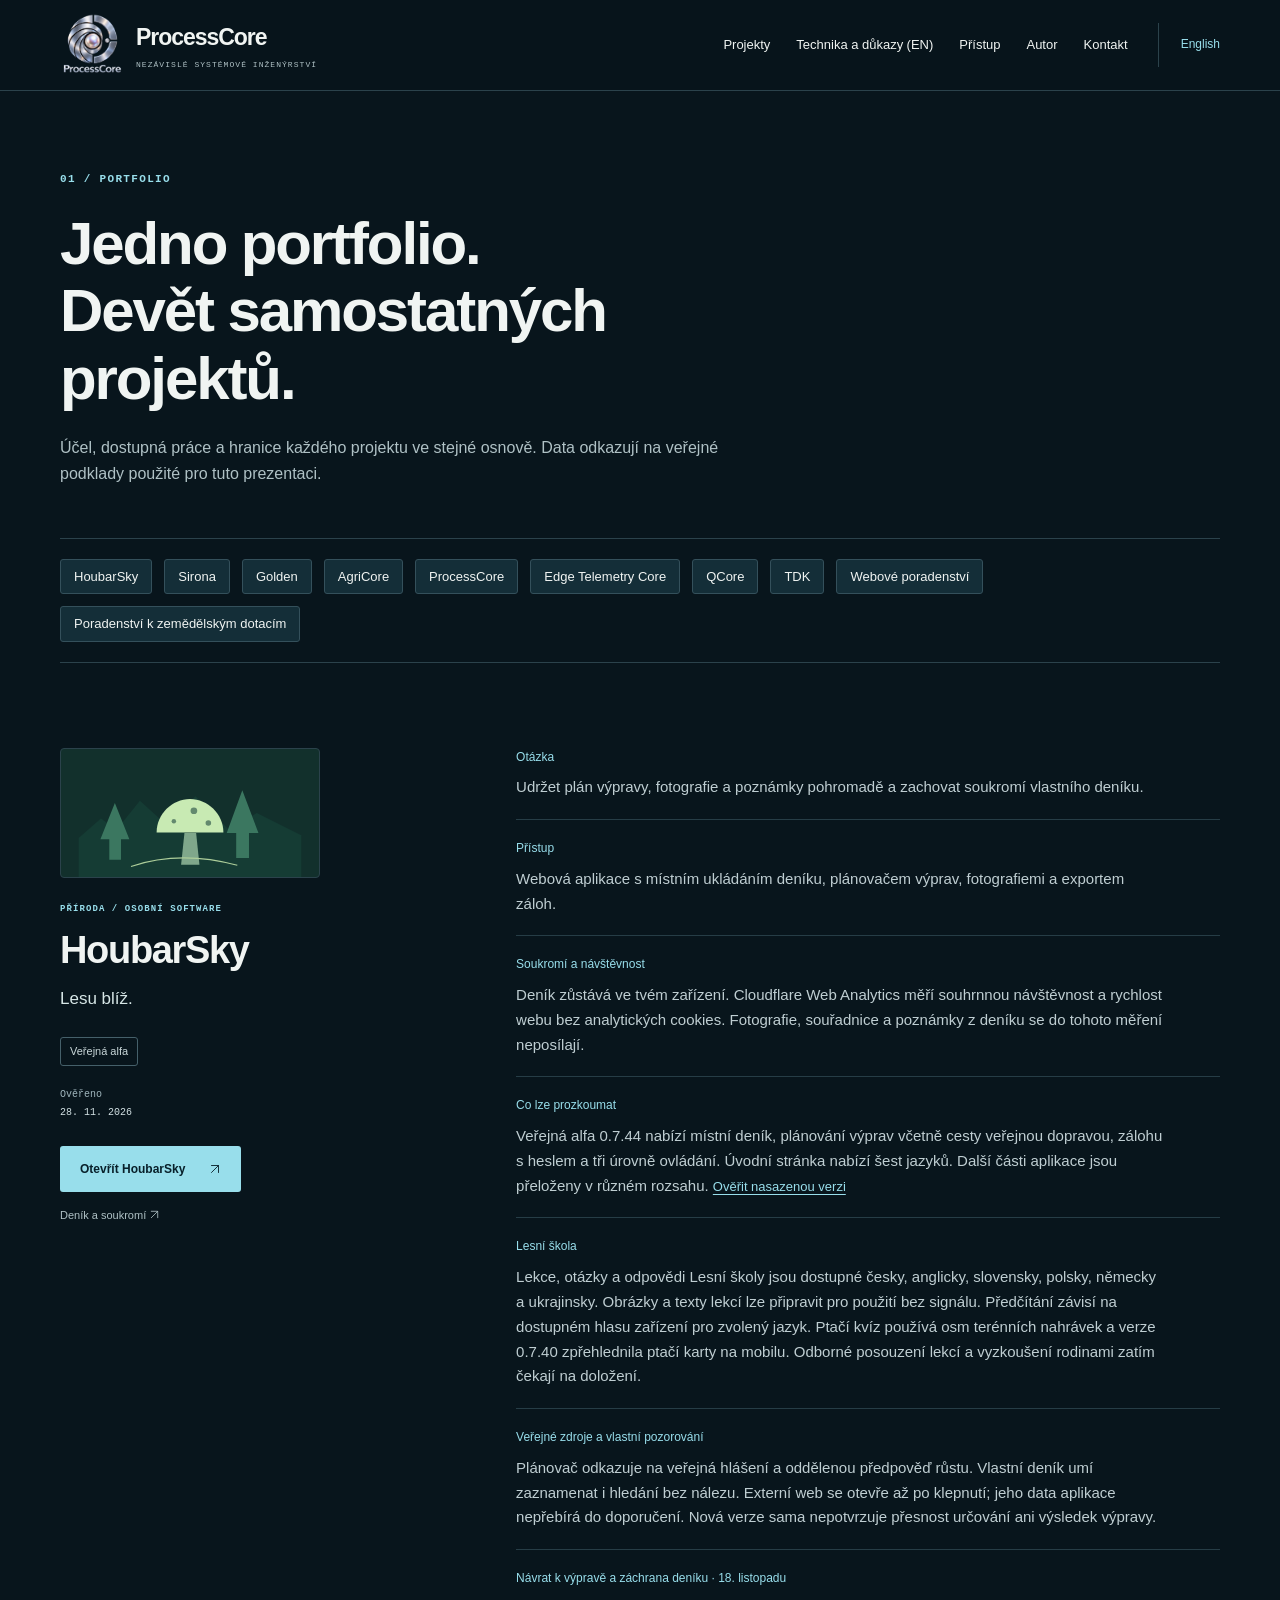
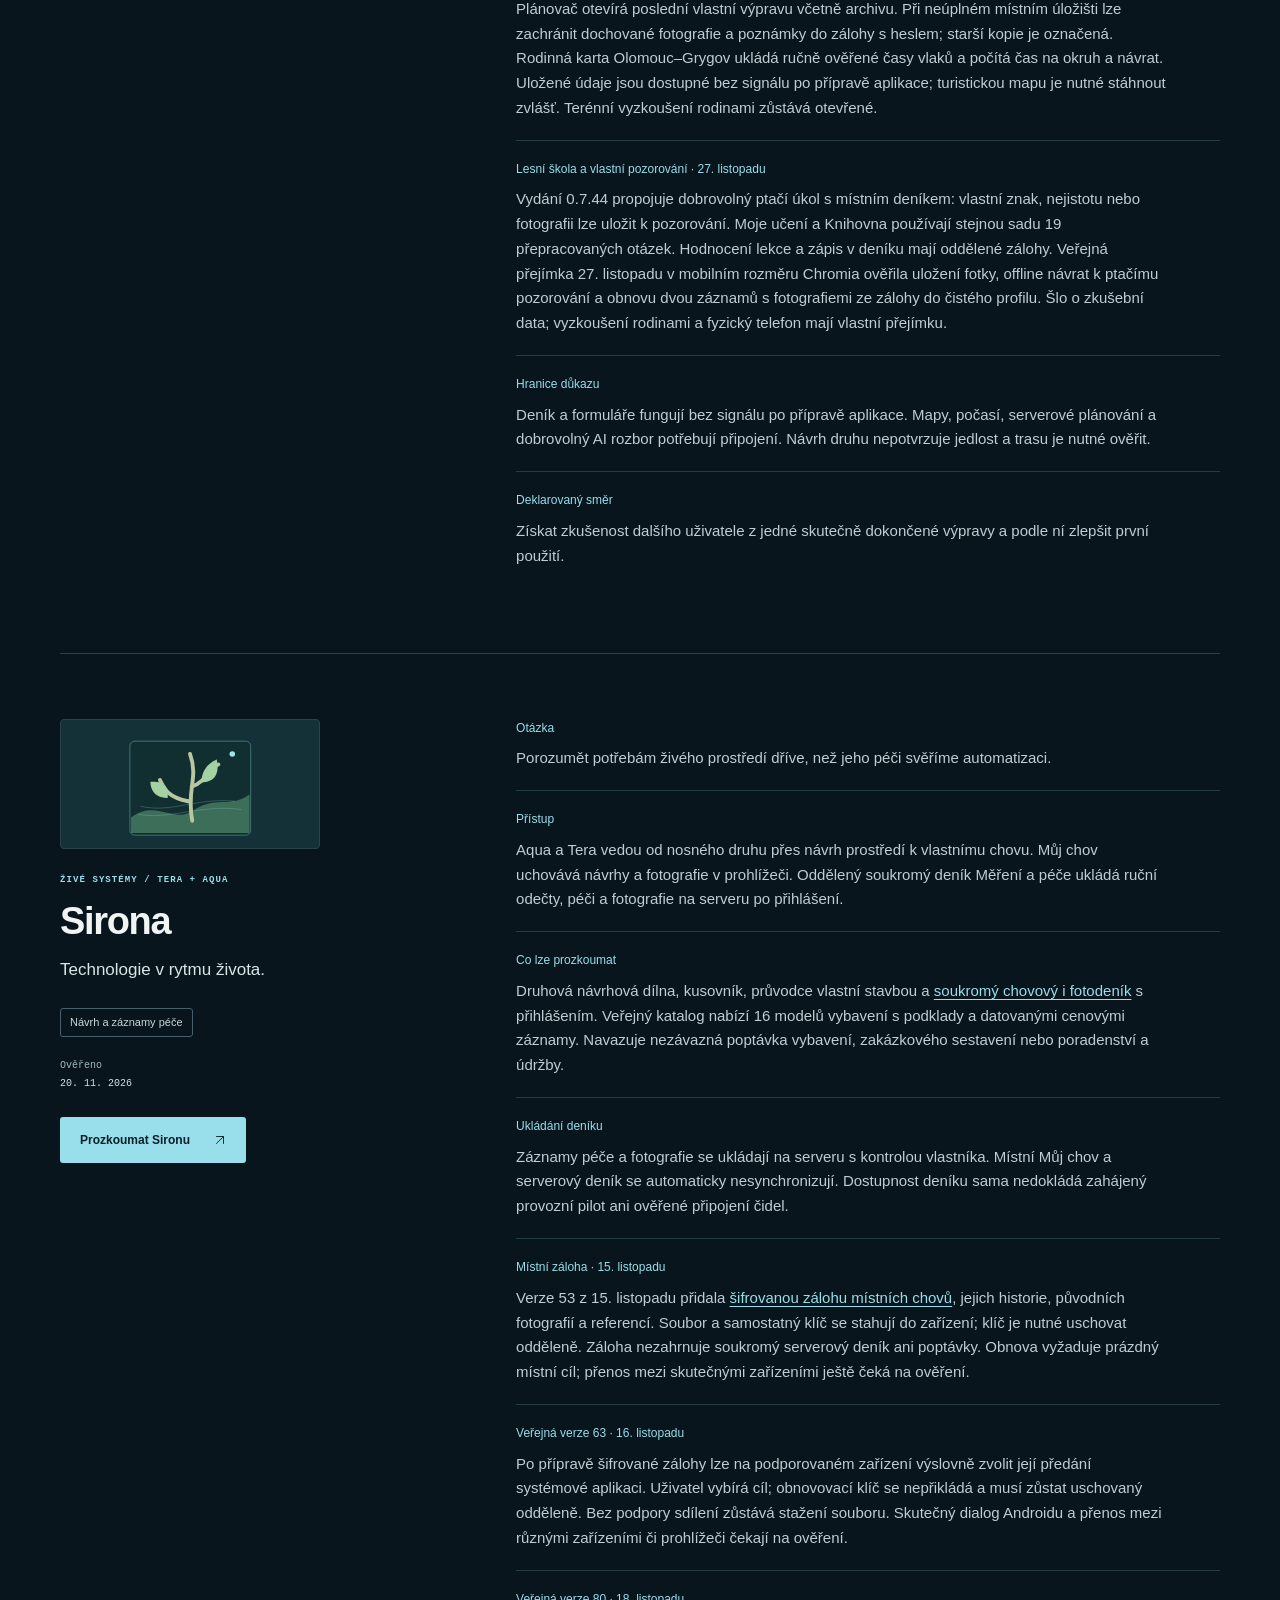
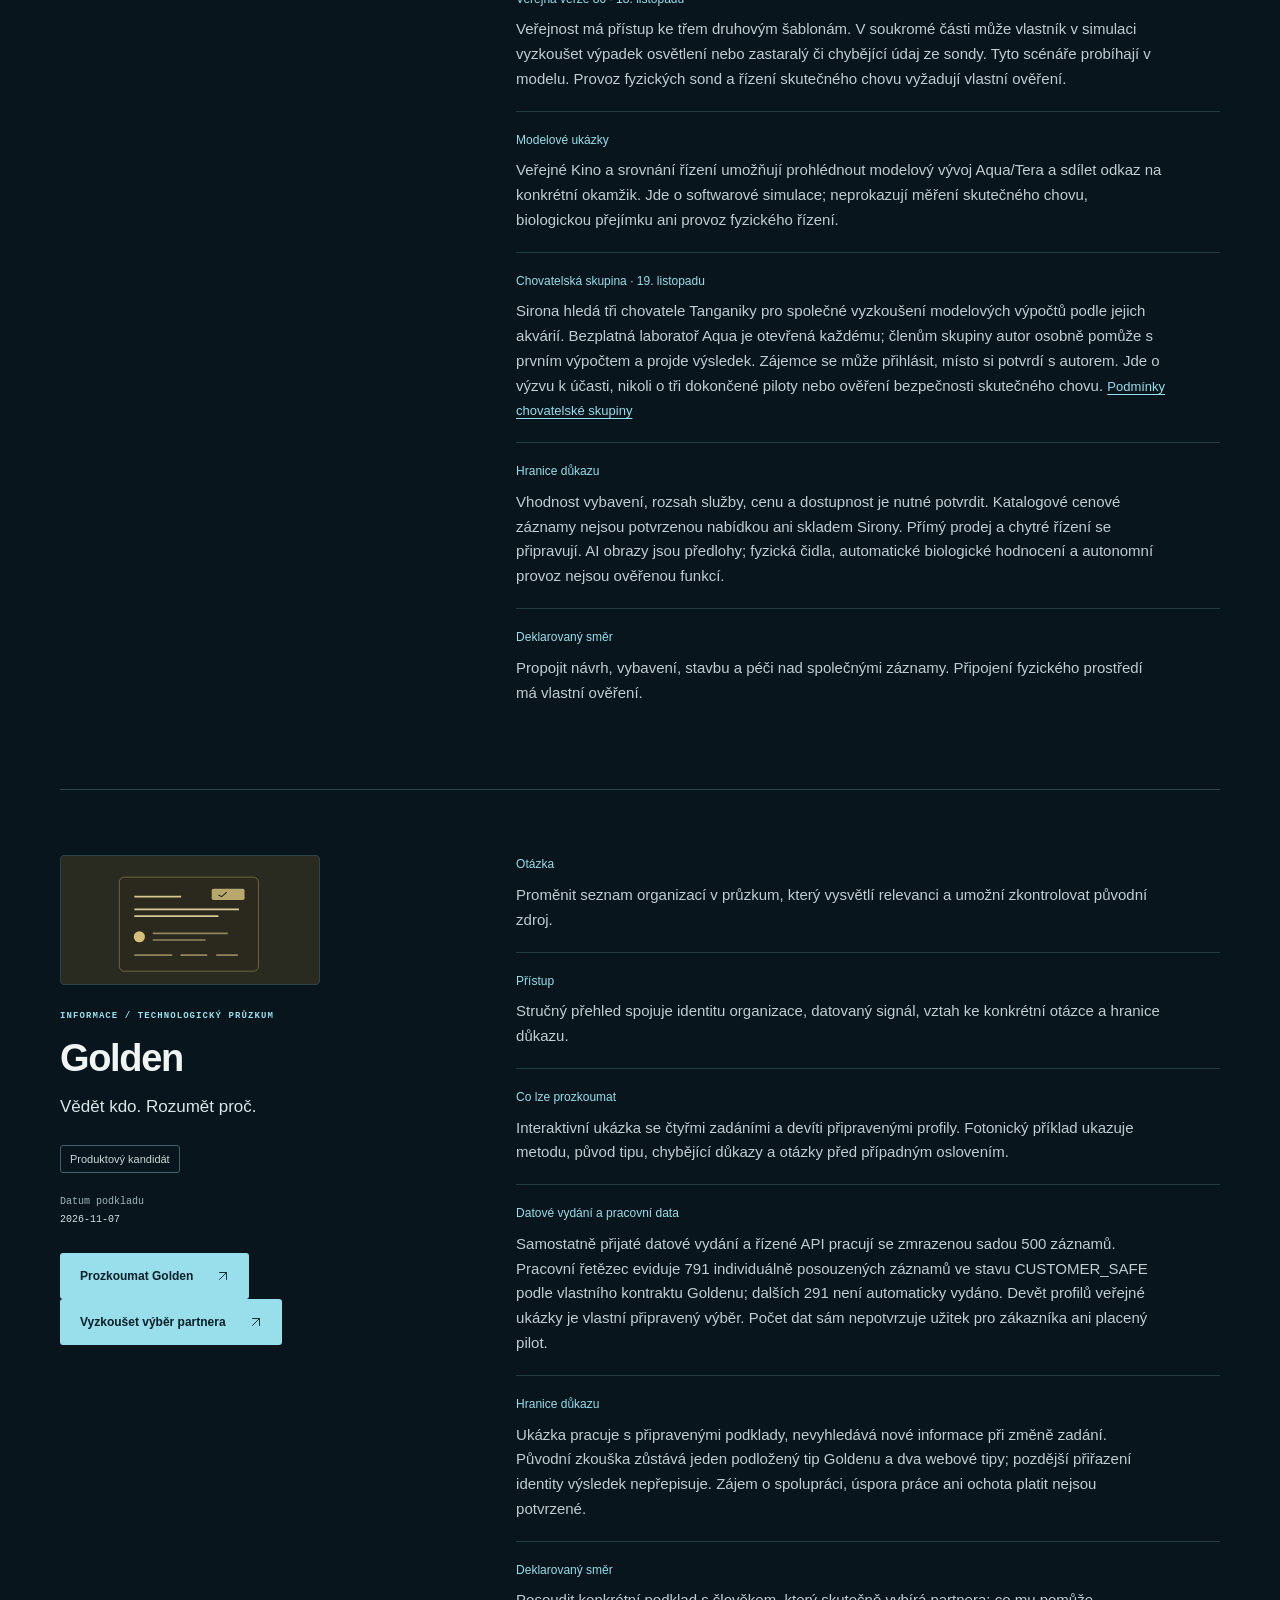
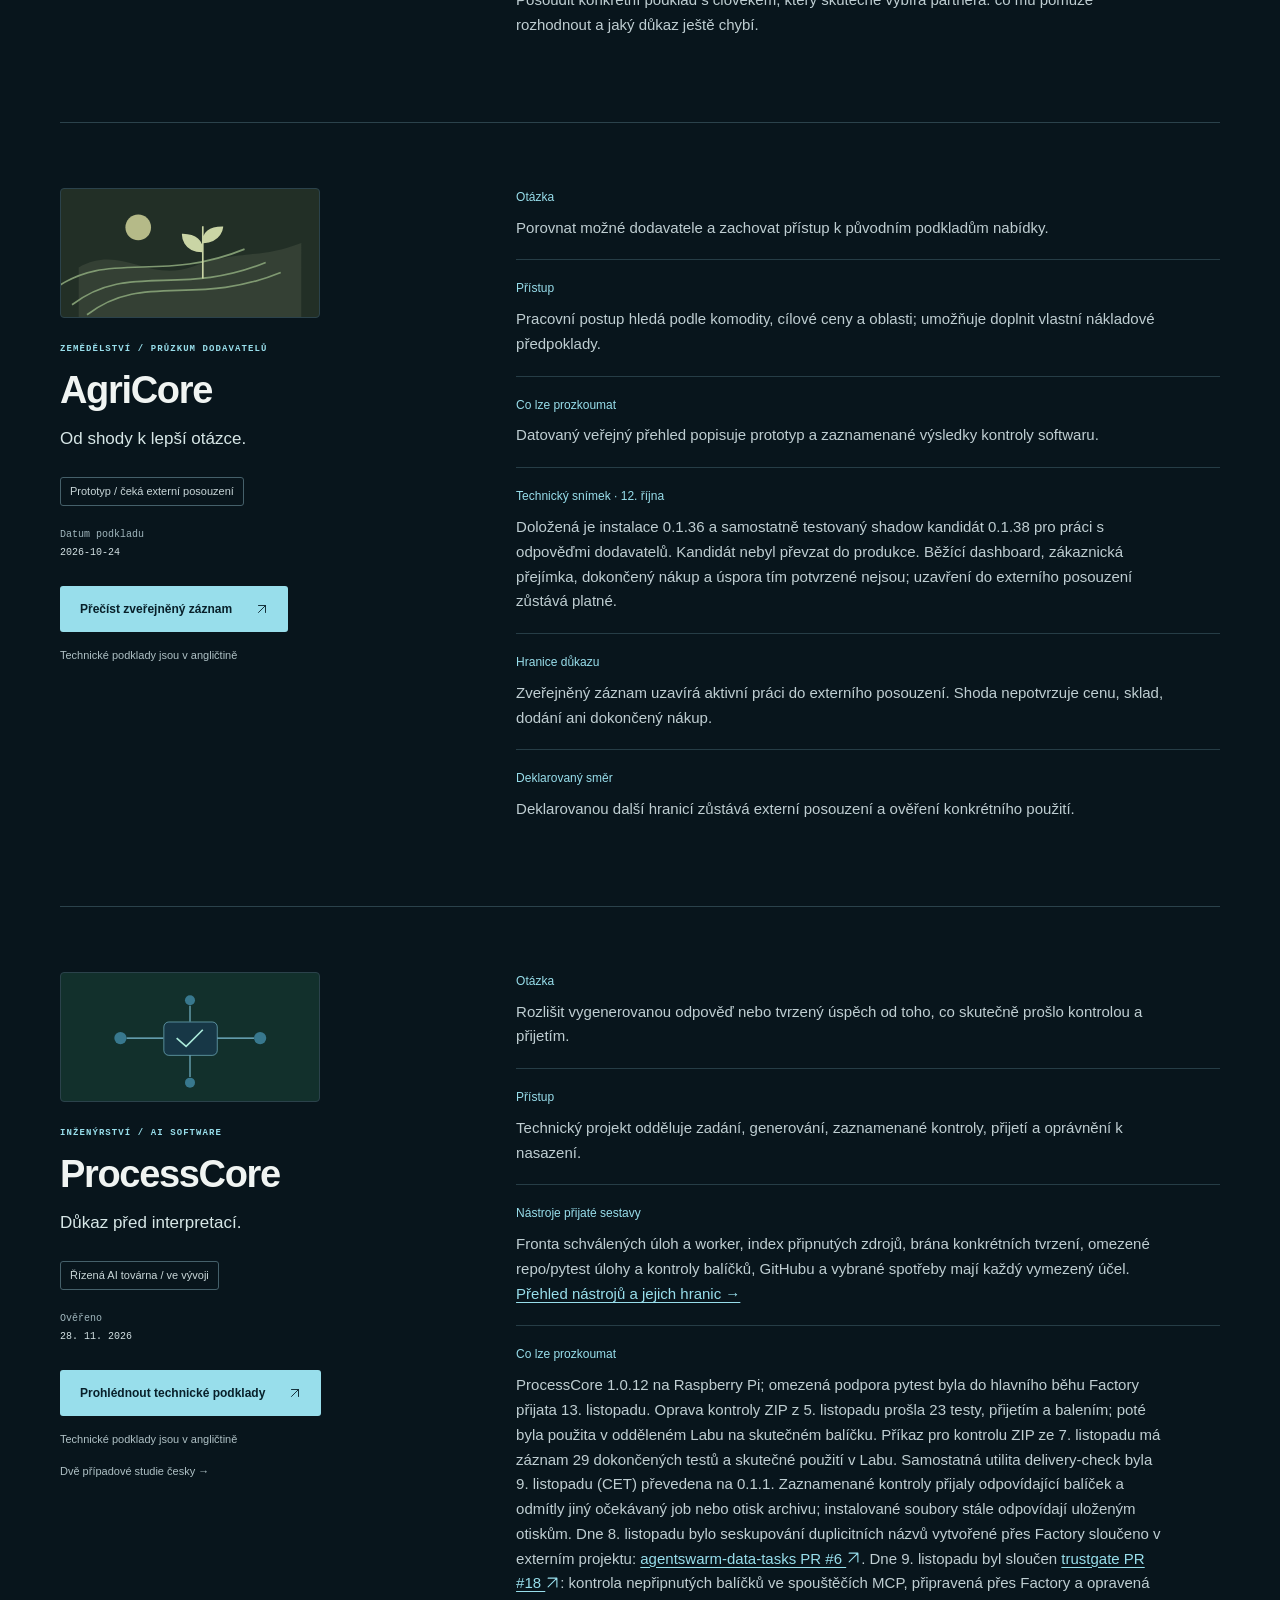
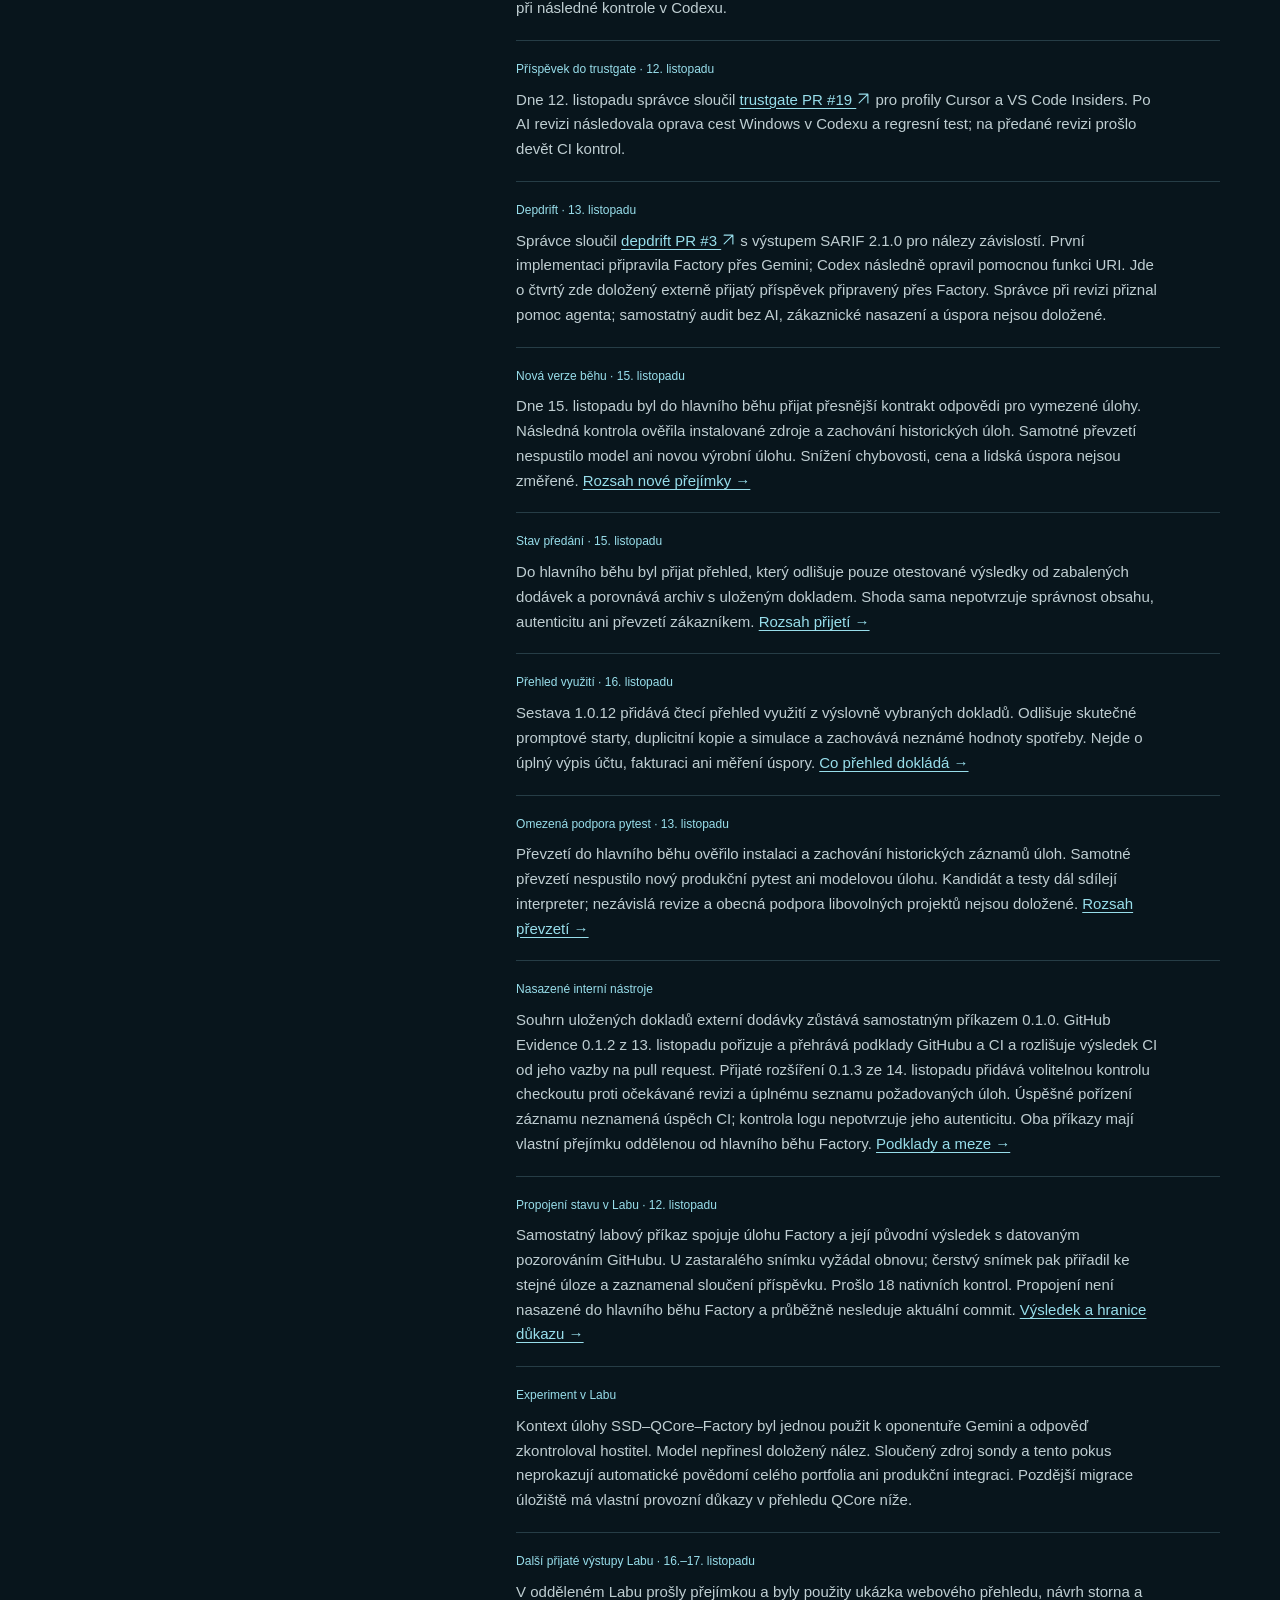
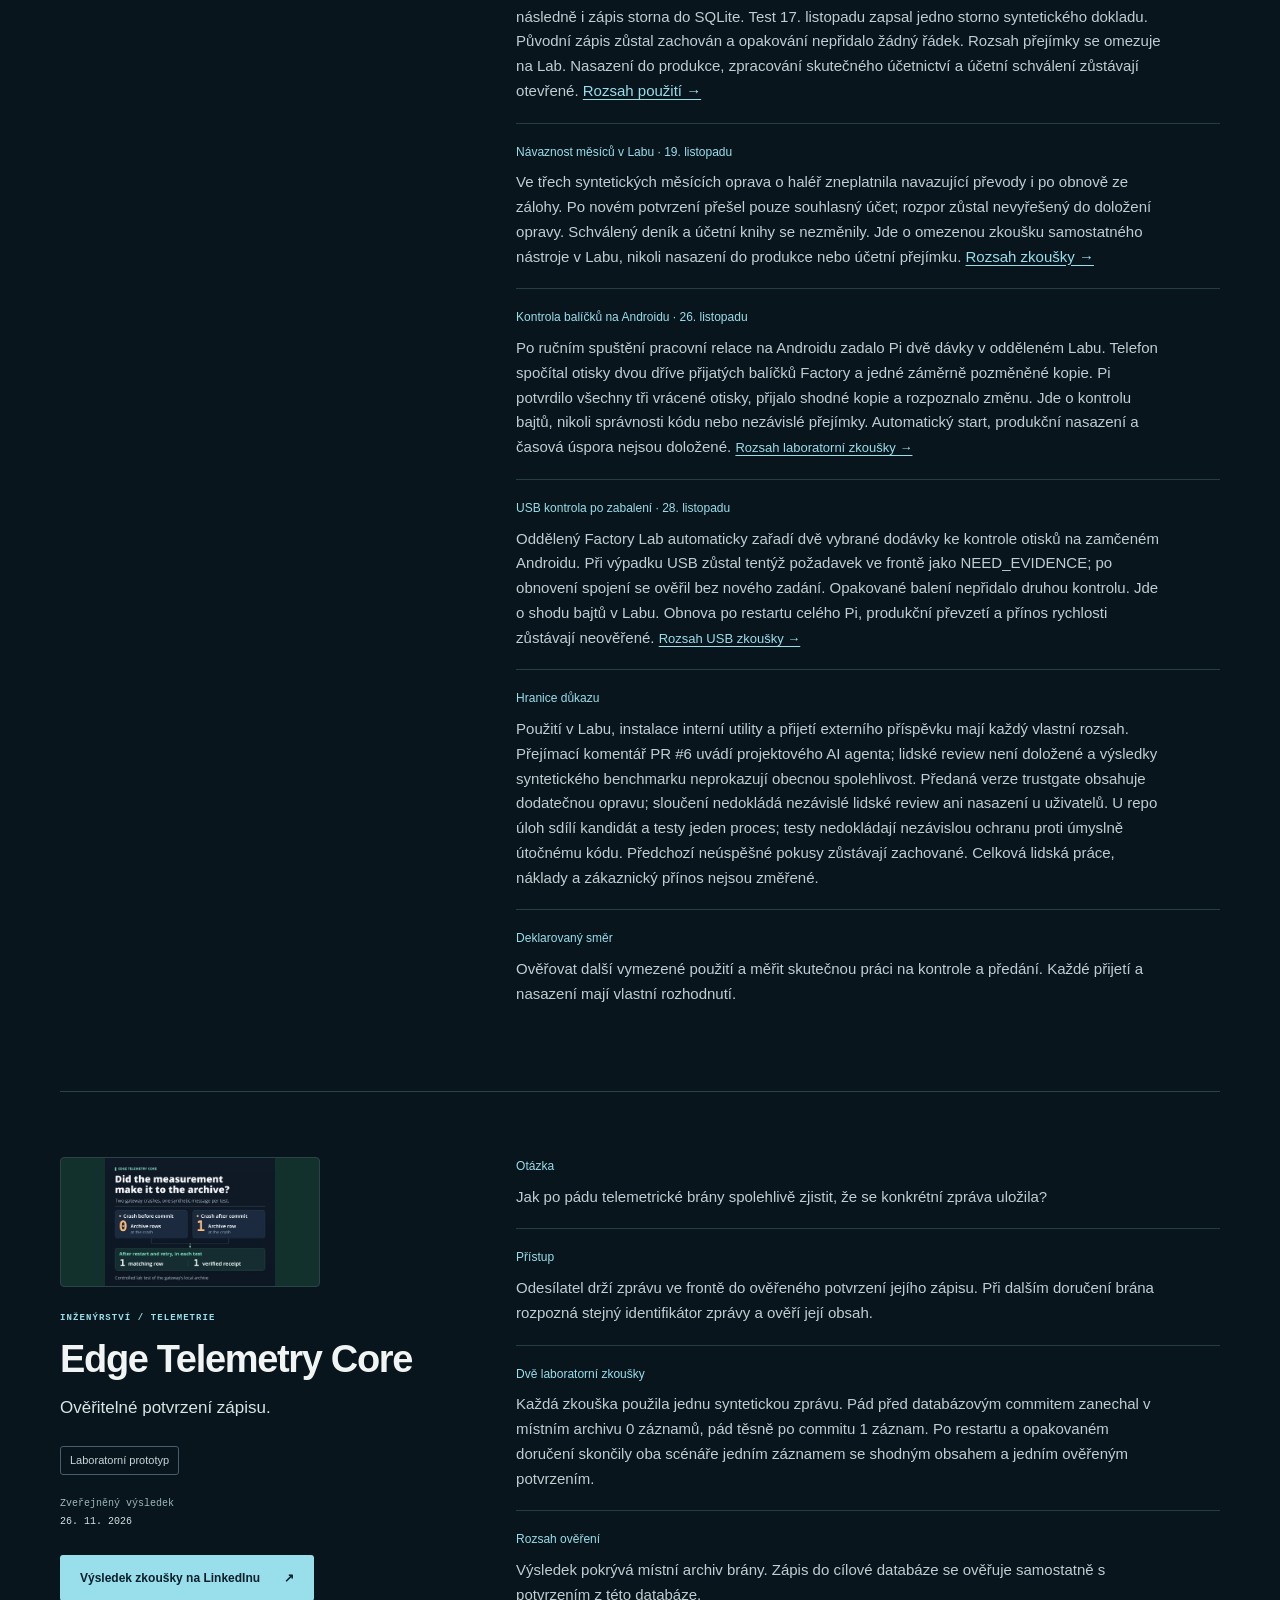
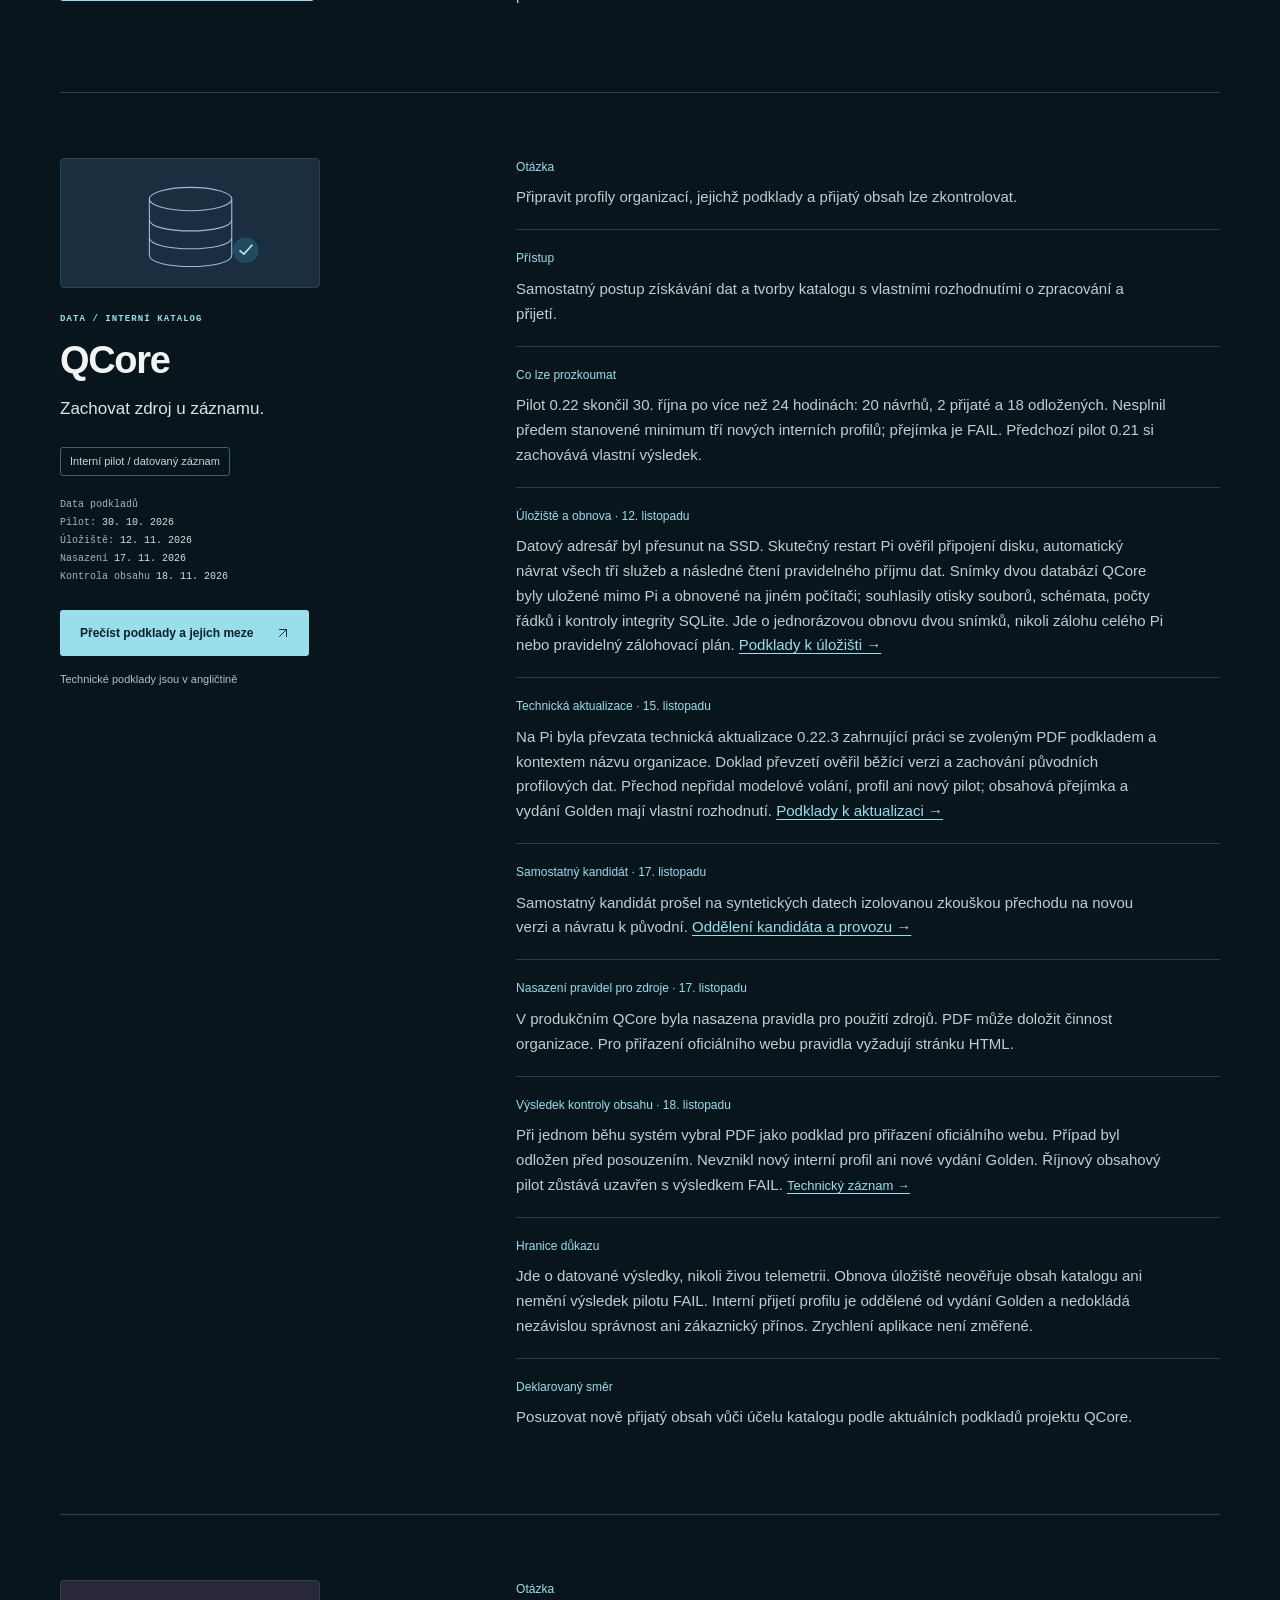
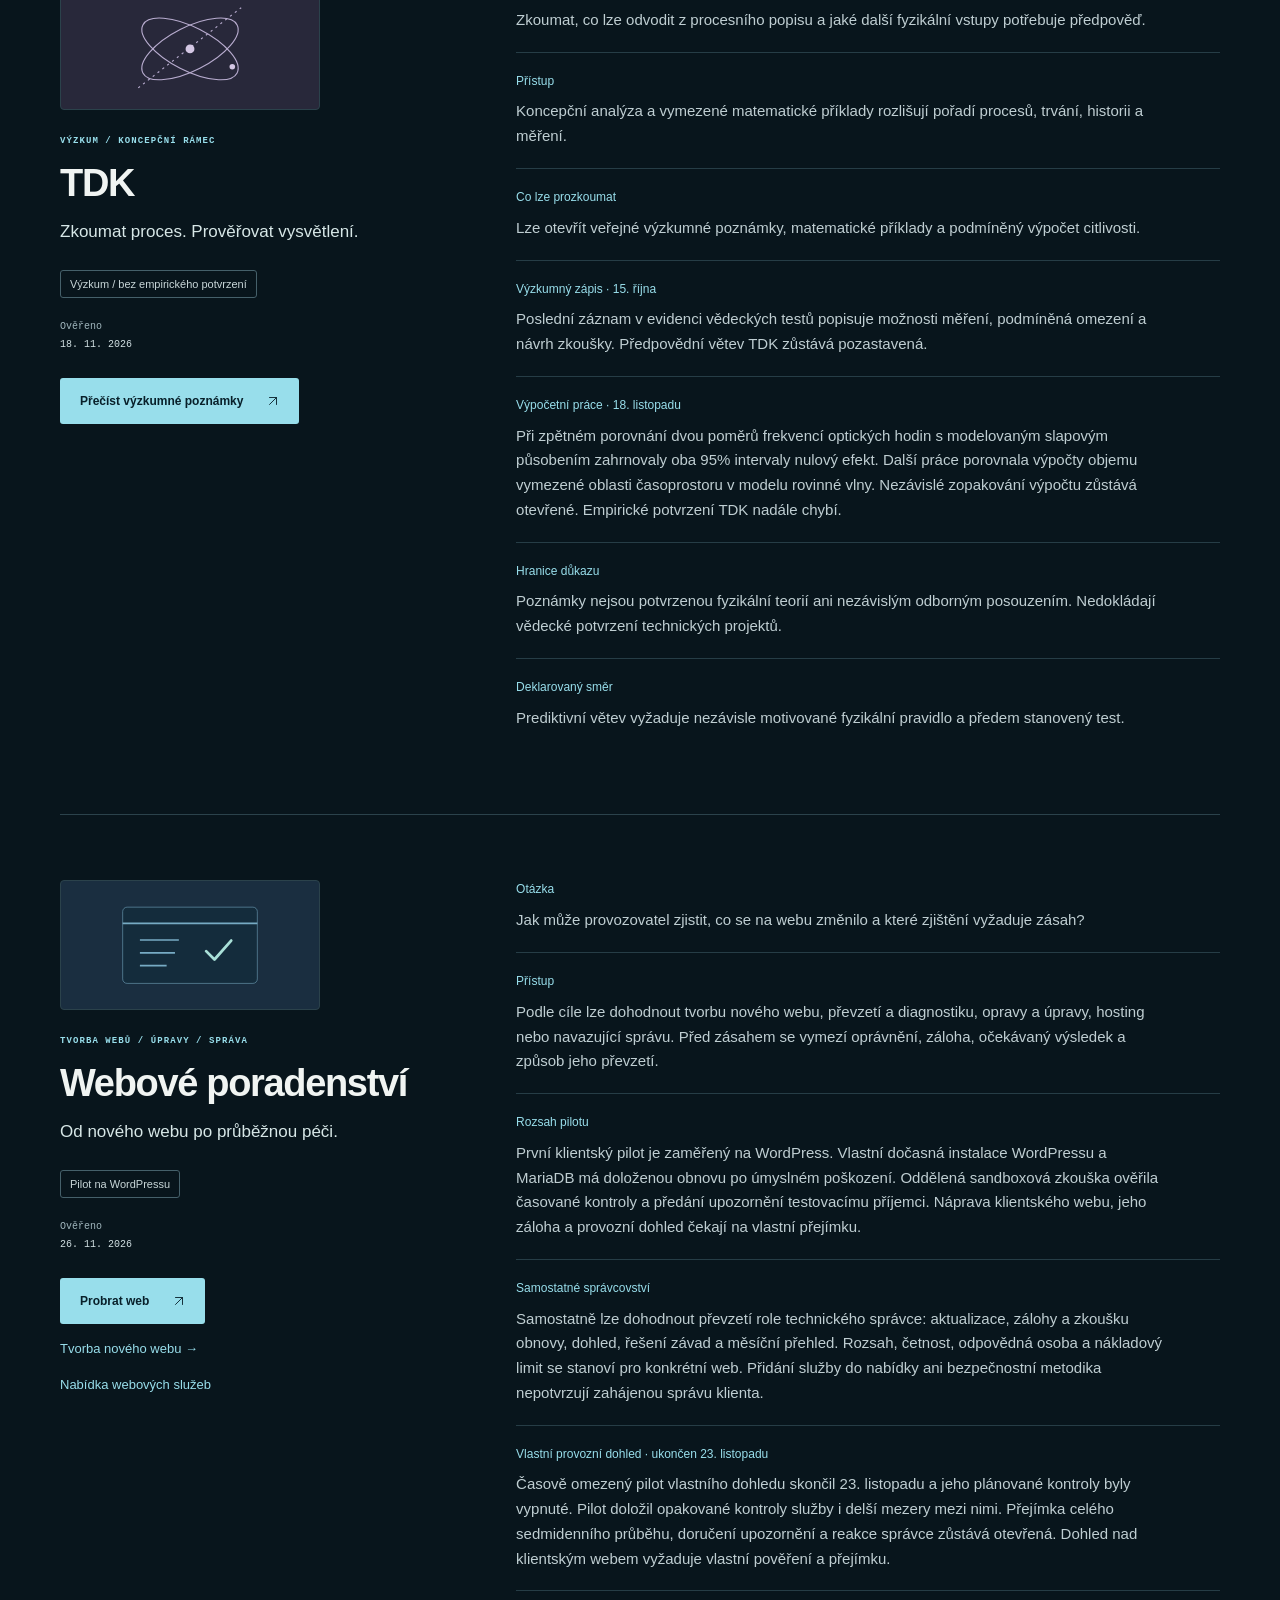
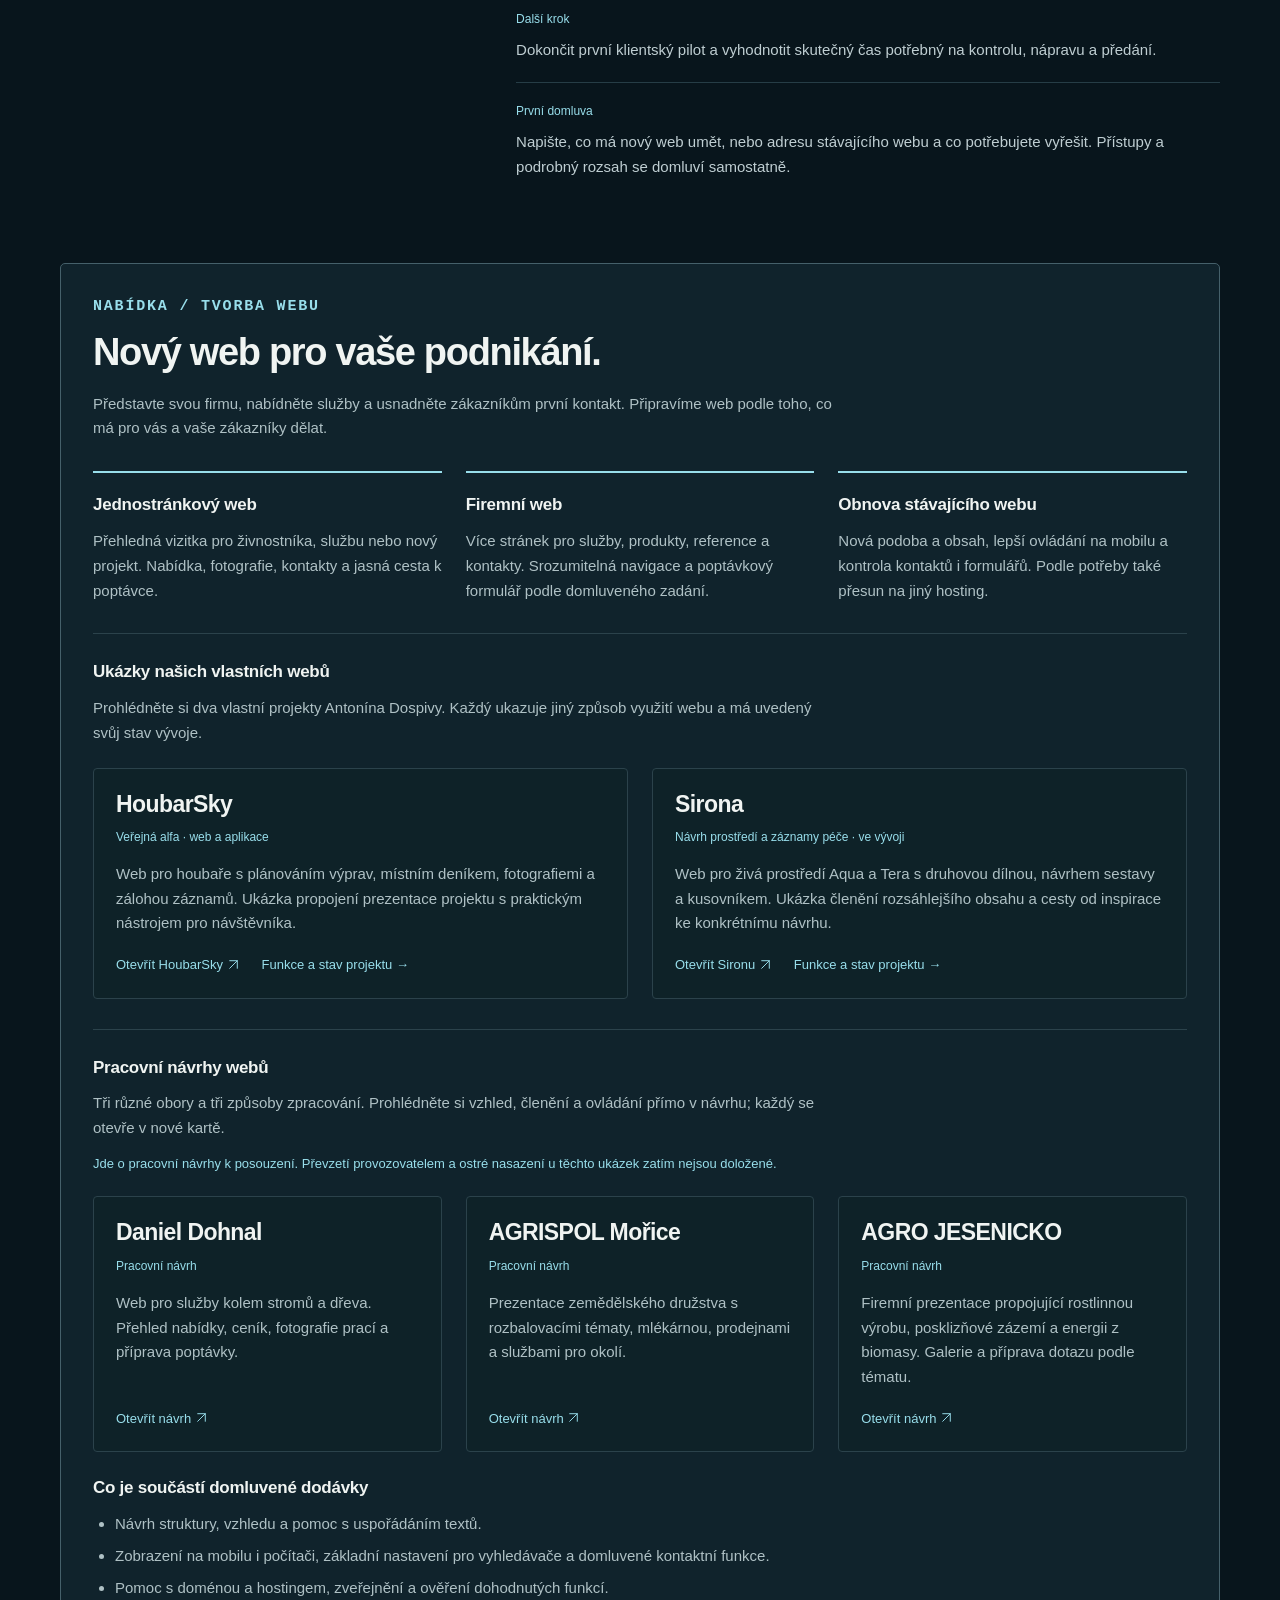
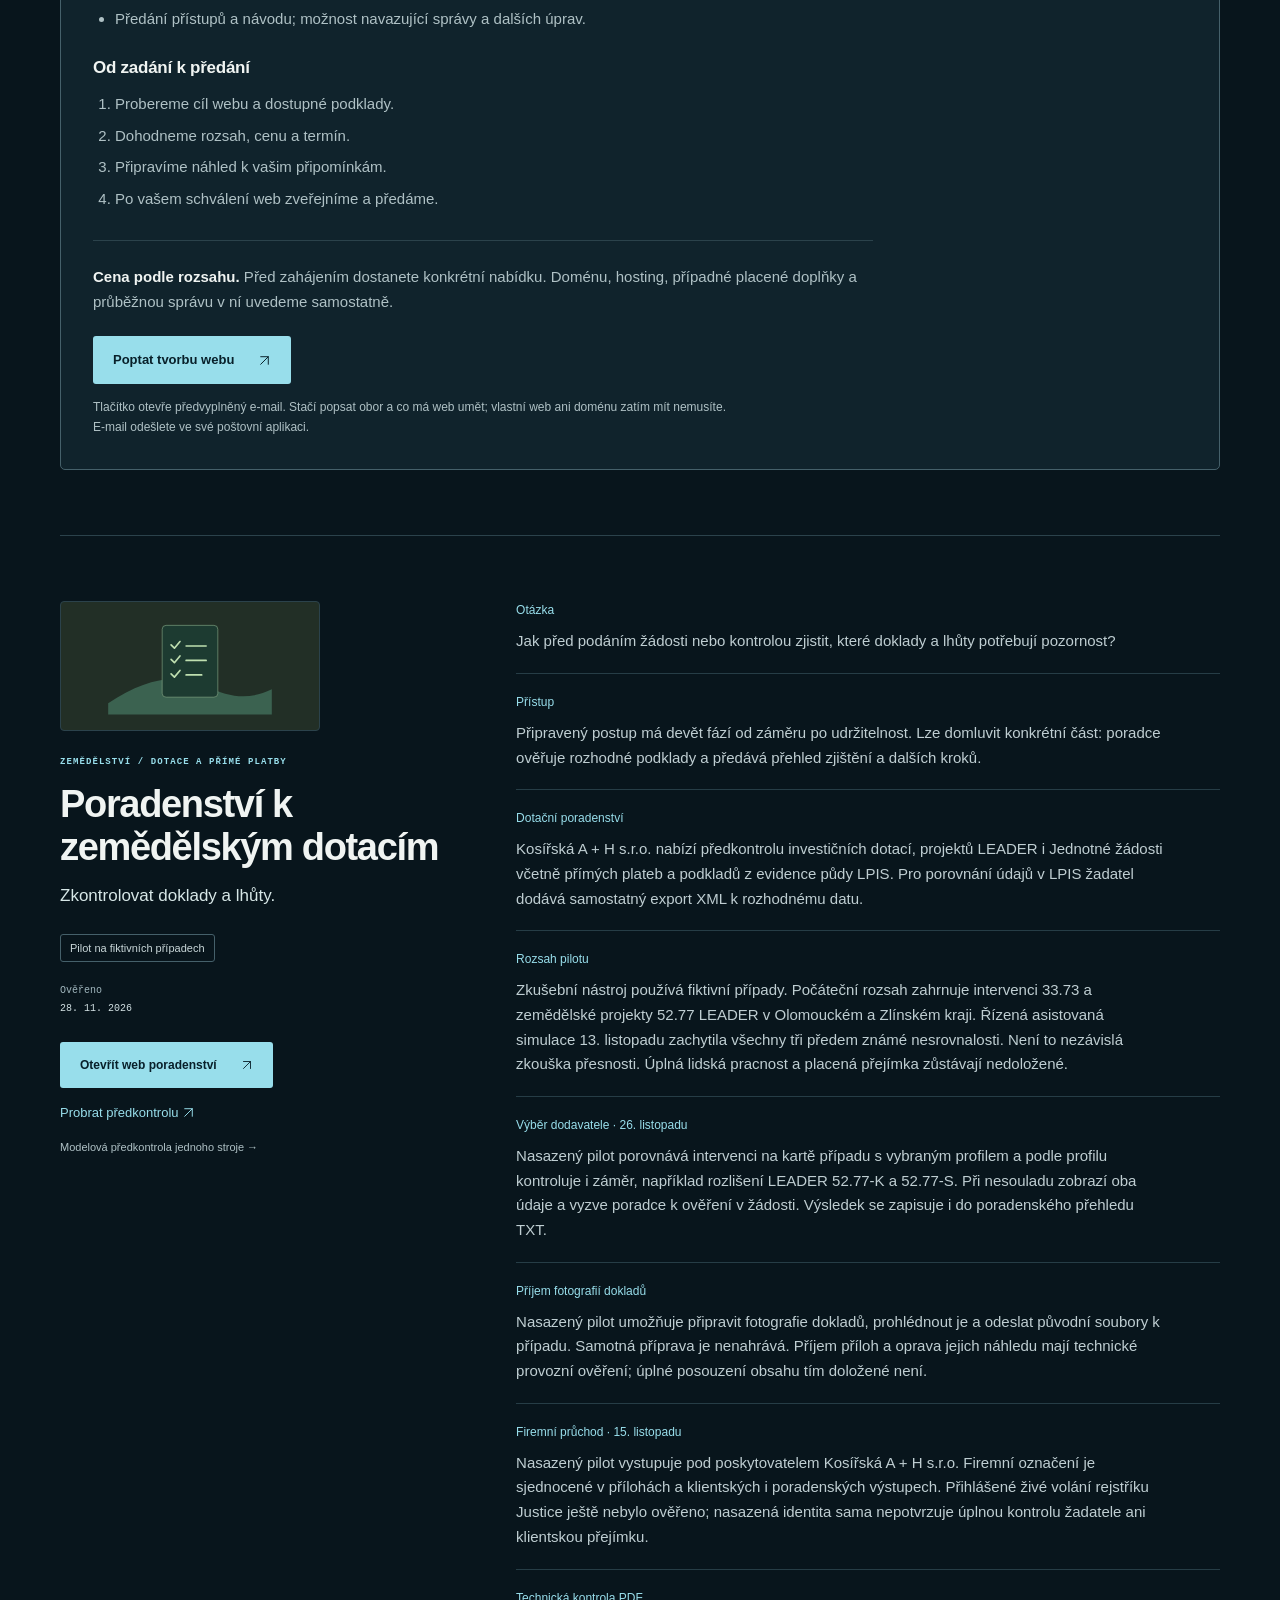
<file: projekty.html>
<!doctype html>
<!-- Copyright 2026 Antonín Dospiva. Licensed under Apache-2.0; see LICENSE. -->
<html lang="cs"><head><meta charset="utf-8"><meta name="viewport" content="width=device-width,initial-scale=1">
<title>Projekty | ProcessCore</title><meta name="description" content="Účel, dostupná práce a hranice každého projektu ve stejné osnově. Data odkazují na veřejné podklady použité pro tuto prezentaci."><meta name="author" content="Antonín Dospiva"><meta name="theme-color" content="#08151c">
<link rel="canonical" href="https://tondad80-dev.github.io/processcore-quantum-intelligence/projekty.html"><link rel="alternate" hreflang="cs" href="https://tondad80-dev.github.io/processcore-quantum-intelligence/projekty.html"><link rel="alternate" hreflang="en" href="https://tondad80-dev.github.io/processcore-quantum-intelligence/projects.html"><link rel="alternate" hreflang="x-default" href="https://tondad80-dev.github.io/processcore-quantum-intelligence/projects.html">
<link rel="icon" href="processcore-logo.png" type="image/png"><link rel="stylesheet" href="portfolio.css?v=20261126-portfolio">
<meta property="og:type" content="website"><meta property="og:title" content="Projekty | ProcessCore"><meta property="og:description" content="Účel, dostupná práce a hranice každého projektu ve stejné osnově. Data odkazují na veřejné podklady použité pro tuto prezentaci."><meta property="og:url" content="https://tondad80-dev.github.io/processcore-quantum-intelligence/projekty.html"><meta property="og:image" content="https://tondad80-dev.github.io/processcore-quantum-intelligence/processcore-logo.png"><meta property="og:image:alt" content="ProcessCore"><meta property="og:locale" content="cs_CZ"><meta name="twitter:card" content="summary"><meta name="twitter:title" content="Projekty | ProcessCore"><meta name="twitter:description" content="Účel, dostupná práce a hranice každého projektu ve stejné osnově. Data odkazují na veřejné podklady použité pro tuto prezentaci."><meta name="twitter:image" content="https://tondad80-dev.github.io/processcore-quantum-intelligence/processcore-logo.png">
<script type="application/ld+json">{"@context": "https://schema.org", "@type": "ProfilePage", "name": "Projekty | ProcessCore", "url": "https://tondad80-dev.github.io/processcore-quantum-intelligence/projekty.html", "mainEntity": {"@type": "Person", "name": "Antonín Dospiva", "jobTitle": "Systems Architect", "sameAs": ["https://www.linkedin.com/in/tonda-dospiva-b160281a7/", "https://github.com/tondad80-dev"]}}</script></head><body>
<a class="skip" href="#main">Přejít na obsah</a>
<header class="site-header"><div class="wrap nav-wrap"><a class="brand" href="cs.html" aria-label="ProcessCore — Úvod"><img class="brand-logo" src="processcore-logo.png" width="64" height="64" alt="" decoding="async"><span>ProcessCore<small>NEZÁVISLÉ SYSTÉMOVÉ INŽENÝRSTVÍ</small></span></a>
<nav aria-label="Hlavní navigace"><a href="cs.html#projects" aria-current="page">Projekty</a><a href="engineering.html" aria-label="ProcessCore — technika a důkazy v angličtině">Technika a důkazy <span lang="en">(EN)</span></a><a href="cs.html#approach">Přístup</a><a href="cs.html#about">Autor</a><a href="cs.html#contact">Kontakt</a></nav>
<a class="language" lang="en" hreflang="en" href="projects.html">English</a></div></header><main class="wrap" id="main" tabindex="-1"><header class="detail-intro"><p class="eyebrow">01 / PORTFOLIO</p><h1>Jedno portfolio.<br>Devět samostatných projektů.</h1><p>Účel, dostupná práce a hranice každého projektu ve stejné osnově. Data odkazují na veřejné podklady použité pro tuto prezentaci.</p></header><nav class="project-index" aria-label="Přehled projektů"><a href="#houbarsky">HoubarSky</a><a href="#sirona">Sirona</a><a href="#golden">Golden</a><a href="#agricore">AgriCore</a><a href="#processcore">ProcessCore</a><a href="#edge-telemetry-core">Edge Telemetry Core</a><a href="#qcore">QCore</a><a href="#tdk">TDK</a><a href="#web-consulting">Webové poradenství</a><a href="#agricultural-grant-advisory">Poradenství k zemědělským dotacím</a></nav><article class="project-detail forest" id="houbarsky"><div class="detail-heading"><div class="detail-art"><svg class="project-art" viewBox="0 0 400 230" aria-hidden="true" focusable="false"><path d="M0 160 40 125 68 145 110 93 155 134 210 85 270 145 320 115 400 155V230H0Z" fill="#153c34"/><path d="m39 162 26-65 26 65H76v37H55v-37m211-11 28-77 29 77h-17v45h-23v-45" fill="#3b7760"/><path d="M140 150c0-33 28-60 60-60s60 27 60 60Z" fill="#c8eab3"/><path d="M190 151h21l6 57h-33Z" fill="#7fa78b"/><path d="M94 211c60-20 124-20 191-2" fill="none" stroke="#adce9a" stroke-width="2"/><circle cx="207" cy="111" r="6" fill="#63896e"/><circle cx="171" cy="130" r="4" fill="#63896e"/><circle cx="233" cy="133" r="5" fill="#63896e"/></svg></div><p class="eyebrow">PŘÍRODA / OSOBNÍ SOFTWARE</p><h2>HoubarSky</h2><p class="detail-title">Lesu blíž.</p><p class="stage">Veřejná alfa</p><p class="source-date">Ověřeno<br><time datetime="2026-11-28">28. 11. 2026</time></p><a class="button" href="https://www.houbarsky.eu/" target="_blank" rel="noopener noreferrer">Otevřít HoubarSky <svg class="inline-arrow" width="16" height="16" viewBox="0 0 24 24" fill="none" stroke="currentColor" stroke-width="1.8" stroke-linecap="round" stroke-linejoin="round" aria-hidden="true" focusable="false"><path d="M5 19 19 5M5 5h14v14"/></svg><span class="sr-only"> (v novém okně)</span></a><p class="small"><a href="https://www.houbarsky.eu/o-aplikaci/?lang=cs" target="_blank" rel="noopener noreferrer">Deník a soukromí <svg class="inline-arrow" width="16" height="16" viewBox="0 0 24 24" fill="none" stroke="currentColor" stroke-width="1.8" stroke-linecap="round" stroke-linejoin="round" aria-hidden="true" focusable="false"><path d="M5 19 19 5M5 5h14v14"/></svg><span class="sr-only"> (v novém okně)</span></a></p></div><dl><div><dt>Otázka</dt><dd>Udržet plán výpravy, fotografie a poznámky pohromadě a zachovat soukromí vlastního deníku.</dd></div><div><dt>Přístup</dt><dd>Webová aplikace s místním ukládáním deníku, plánovačem výprav, fotografiemi a exportem záloh.</dd></div><div><dt>Soukromí a návštěvnost</dt><dd>Deník zůstává ve tvém zařízení. Cloudflare Web Analytics měří souhrnnou návštěvnost a rychlost webu bez analytických cookies. Fotografie, souřadnice a poznámky z deníku se do tohoto měření neposílají.</dd></div><div><dt>Co lze prozkoumat</dt><dd>Veřejná alfa 0.7.44 nabízí místní deník, plánování výprav včetně cesty veřejnou dopravou, zálohu s heslem a tři úrovně ovládání. Úvodní stránka nabízí šest jazyků. Další části aplikace jsou přeloženy v různém rozsahu. <a class="text-link" href="https://www.houbarsky.eu/health" target="_blank" rel="noopener noreferrer">Ověřit nasazenou verzi<span class="sr-only"> (v novém okně)</span></a></dd></div><div><dt>Lesní škola</dt><dd>Lekce, otázky a odpovědi Lesní školy jsou dostupné česky, anglicky, slovensky, polsky, německy a ukrajinsky. Obrázky a texty lekcí lze připravit pro použití bez signálu. Předčítání závisí na dostupném hlasu zařízení pro zvolený jazyk. Ptačí kvíz používá osm terénních nahrávek a verze 0.7.40 zpřehlednila ptačí karty na mobilu. Odborné posouzení lekcí a vyzkoušení rodinami zatím čekají na doložení.</dd></div><div><dt>Veřejné zdroje a vlastní pozorování</dt><dd>Plánovač odkazuje na veřejná hlášení a oddělenou předpověď růstu. Vlastní deník umí zaznamenat i hledání bez nálezu. Externí web se otevře až po klepnutí; jeho data aplikace nepřebírá do doporučení. Nová verze sama nepotvrzuje přesnost určování ani výsledek výpravy.</dd></div><div><dt>Návrat k výpravě a záchrana deníku · 18. listopadu</dt><dd>Plánovač otevírá poslední vlastní výpravu včetně archivu. Při neúplném místním úložišti lze zachránit dochované fotografie a poznámky do zálohy s heslem; starší kopie je označená. Rodinná karta Olomouc–Grygov ukládá ručně ověřené časy vlaků a počítá čas na okruh a návrat. Uložené údaje jsou dostupné bez signálu po přípravě aplikace; turistickou mapu je nutné stáhnout zvlášť. Terénní vyzkoušení rodinami zůstává otevřené.</dd></div><div><dt>Lesní škola a vlastní pozorování · 27. listopadu</dt><dd>Vydání 0.7.44 propojuje dobrovolný ptačí úkol s místním deníkem: vlastní znak, nejistotu nebo fotografii lze uložit k pozorování. Moje učení a Knihovna používají stejnou sadu 19 přepracovaných otázek. Hodnocení lekce a zápis v deníku mají oddělené zálohy. Veřejná přejímka 27. listopadu v mobilním rozměru Chromia ověřila uložení fotky, offline návrat k ptačímu pozorování a obnovu dvou záznamů s fotografiemi ze zálohy do čistého profilu. Šlo o zkušební data; vyzkoušení rodinami a fyzický telefon mají vlastní přejímku.</dd></div><div><dt>Hranice důkazu</dt><dd>Deník a formuláře fungují bez signálu po přípravě aplikace. Mapy, počasí, serverové plánování a dobrovolný AI rozbor potřebují připojení. Návrh druhu nepotvrzuje jedlost a trasu je nutné ověřit.</dd></div><div><dt>Deklarovaný směr</dt><dd>Získat zkušenost dalšího uživatele z jedné skutečně dokončené výpravy a podle ní zlepšit první použití.</dd></div></dl></article><article class="project-detail habitat" id="sirona"><div class="detail-heading"><div class="detail-art"><svg class="project-art" viewBox="0 0 400 230" aria-hidden="true" focusable="false"><rect x="92" y="38" width="217" height="169" rx="9" fill="#112f31" stroke="#67a6a7"/><path d="M94 175c47-34 75 13 113-13s67-3 100-28v69H94Z" fill="#3d6e5a"/><path d="M204 181c-11-58 12-75-4-120m-3 85c-37-7-43-22-51-38m57 12c29-11 29-33 48-40" fill="none" stroke="#b7c7a0" stroke-width="7" stroke-linecap="round"/><path d="M160 140c-33 0-31-29-31-29 27-1 32 10 31 29m61-28c-1-31 27-41 27-41 6 27-5 41-27 41" fill="#a5d2a2"/><path d="M106 169c50 12 120-19 186-8M111 155c57 13 99-16 170-9" fill="none" stroke="#92d7d7" stroke-opacity=".45"/><circle cx="276" cy="61" r="5" fill="#9ce4e5"/></svg></div><p class="eyebrow">ŽIVÉ SYSTÉMY / TERA + AQUA</p><h2>Sirona</h2><p class="detail-title">Technologie v rytmu života.</p><p class="stage">Návrh a záznamy péče</p><p class="source-date">Ověřeno<br><time datetime="2026-11-20">20. 11. 2026</time></p><a class="button" href="https://sirona-living-systems.tondad80.chatgpt.site/" target="_blank" rel="noopener noreferrer">Prozkoumat Sironu <svg class="inline-arrow" width="16" height="16" viewBox="0 0 24 24" fill="none" stroke="currentColor" stroke-width="1.8" stroke-linecap="round" stroke-linejoin="round" aria-hidden="true" focusable="false"><path d="M5 19 19 5M5 5h14v14"/></svg><span class="sr-only"> (v novém okně)</span></a></div><dl><div><dt>Otázka</dt><dd>Porozumět potřebám živého prostředí dříve, než jeho péči svěříme automatizaci.</dd></div><div><dt>Přístup</dt><dd>Aqua a Tera vedou od nosného druhu přes návrh prostředí k vlastnímu chovu. Můj chov uchovává návrhy a fotografie v prohlížeči. Oddělený soukromý deník Měření a péče ukládá ruční odečty, péči a fotografie na serveru po přihlášení.</dd></div><div><dt>Co lze prozkoumat</dt><dd>Druhová návrhová dílna, kusovník, průvodce vlastní stavbou a <a href="https://sirona-living-systems.tondad80.chatgpt.site/pece" target="_blank" rel="noopener noreferrer">soukromý chovový i fotodeník<span class="sr-only"> (v novém okně)</span></a> s přihlášením. Veřejný katalog nabízí 16 modelů vybavení s podklady a datovanými cenovými záznamy. Navazuje nezávazná poptávka vybavení, zakázkového sestavení nebo poradenství a údržby.</dd></div><div><dt>Ukládání deníku</dt><dd>Záznamy péče a fotografie se ukládají na serveru s kontrolou vlastníka. Místní Můj chov a serverový deník se automaticky nesynchronizují. Dostupnost deníku sama nedokládá zahájený provozní pilot ani ověřené připojení čidel.</dd></div><div><dt>Místní záloha · 15. listopadu</dt><dd>Verze 53 z 15. listopadu přidala <a href="https://sirona-living-systems.tondad80.chatgpt.site/design/?mode=aqua#encrypted-backup-create" target="_blank" rel="noopener noreferrer">šifrovanou zálohu místních chovů<span class="sr-only"> (v novém okně)</span></a>, jejich historie, původních fotografií a referencí. Soubor a samostatný klíč se stahují do zařízení; klíč je nutné uschovat odděleně. Záloha nezahrnuje soukromý serverový deník ani poptávky. Obnova vyžaduje prázdný místní cíl; přenos mezi skutečnými zařízeními ještě čeká na ověření.</dd></div><div><dt>Veřejná verze 63 · 16. listopadu</dt><dd>Po přípravě šifrované zálohy lze na podporovaném zařízení výslovně zvolit její předání systémové aplikaci. Uživatel vybírá cíl; obnovovací klíč se nepřikládá a musí zůstat uschovaný odděleně. Bez podpory sdílení zůstává stažení souboru. Skutečný dialog Androidu a přenos mezi různými zařízeními či prohlížeči čekají na ověření.</dd></div><div><dt>Veřejná verze 80 · 18. listopadu</dt><dd>Veřejnost má přístup ke třem druhovým šablonám. V soukromé části může vlastník v simulaci vyzkoušet výpadek osvětlení nebo zastaralý či chybějící údaj ze sondy. Tyto scénáře probíhají v modelu. Provoz fyzických sond a řízení skutečného chovu vyžadují vlastní ověření.</dd></div><div><dt>Modelové ukázky</dt><dd>Veřejné Kino a srovnání řízení umožňují prohlédnout modelový vývoj Aqua/Tera a sdílet odkaz na konkrétní okamžik. Jde o softwarové simulace; neprokazují měření skutečného chovu, biologickou přejímku ani provoz fyzického řízení.</dd></div><div><dt>Chovatelská skupina · 19. listopadu</dt><dd>Sirona hledá tři chovatele Tanganiky pro společné vyzkoušení modelových výpočtů podle jejich akvárií. Bezplatná laboratoř Aqua je otevřená každému; členům skupiny autor osobně pomůže s prvním výpočtem a projde výsledek. Zájemce se může přihlásit, místo si potvrdí s autorem. Jde o výzvu k účasti, nikoli o tři dokončené piloty nebo ověření bezpečnosti skutečného chovu. <a class="text-link" href="https://sirona-living-systems.tondad80.chatgpt.site/komunita/" target="_blank" rel="noopener noreferrer">Podmínky chovatelské skupiny<span class="sr-only"> (v novém okně)</span></a></dd></div><div><dt>Hranice důkazu</dt><dd>Vhodnost vybavení, rozsah služby, cenu a dostupnost je nutné potvrdit. Katalogové cenové záznamy nejsou potvrzenou nabídkou ani skladem Sirony. Přímý prodej a chytré řízení se připravují. AI obrazy jsou předlohy; fyzická čidla, automatické biologické hodnocení a autonomní provoz nejsou ověřenou funkcí.</dd></div><div><dt>Deklarovaný směr</dt><dd>Propojit návrh, vybavení, stavbu a péči nad společnými záznamy. Připojení fyzického prostředí má vlastní ověření.</dd></div></dl></article><article class="project-detail intelligence" id="golden"><div class="detail-heading"><div class="detail-art"><svg class="project-art" viewBox="0 0 400 230" aria-hidden="true" focusable="false"><rect x="73" y="38" width="250" height="169" rx="9" fill="#2b281e" stroke="#a29459"/><path d="M100 73h84M100 96h188M100 108h151" stroke="#d7ca92" stroke-width="3"/><circle cx="109" cy="145" r="10" fill="#d5c17b"/><path d="M133 139h135m-135 12h95M100 178h68m15 0h48m16 0h39" stroke="#8e865e" stroke-width="3"/><rect x="239" y="59" width="59" height="20" rx="3" fill="#b9a86b"/><path d="m251 70 6 3 9-8" stroke="#29271e" stroke-width="2" fill="none"/></svg></div><p class="eyebrow">INFORMACE / TECHNOLOGICKÝ PRŮZKUM</p><h2>Golden</h2><p class="detail-title">Vědět kdo. Rozumět proč.</p><p class="stage">Produktový kandidát</p><p class="source-date">Datum podkladu<br><time datetime="2026-11-07">2026-11-07</time></p><a class="button" href="https://tondad80-dev.github.io/commercial-golden-api-deploy/" target="_blank" rel="noopener noreferrer">Prozkoumat Golden <svg class="inline-arrow" width="16" height="16" viewBox="0 0 24 24" fill="none" stroke="currentColor" stroke-width="1.8" stroke-linecap="round" stroke-linejoin="round" aria-hidden="true" focusable="false"><path d="M5 19 19 5M5 5h14v14"/></svg><span class="sr-only"> (v novém okně)</span></a><a class="button" href="https://tondad80-dev.github.io/commercial-golden-api-deploy/demo/#case=photon&amp;view=all&amp;lang=cs" target="_blank" rel="noopener noreferrer">Vyzkoušet výběr partnera <svg class="inline-arrow" width="16" height="16" viewBox="0 0 24 24" fill="none" stroke="currentColor" stroke-width="1.8" stroke-linecap="round" stroke-linejoin="round" aria-hidden="true" focusable="false"><path d="M5 19 19 5M5 5h14v14"/></svg><span class="sr-only"> (v novém okně)</span></a></div><dl><div><dt>Otázka</dt><dd>Proměnit seznam organizací v průzkum, který vysvětlí relevanci a umožní zkontrolovat původní zdroj.</dd></div><div><dt>Přístup</dt><dd>Stručný přehled spojuje identitu organizace, datovaný signál, vztah ke konkrétní otázce a hranice důkazu.</dd></div><div><dt>Co lze prozkoumat</dt><dd>Interaktivní ukázka se čtyřmi zadáními a devíti připravenými profily. Fotonický příklad ukazuje metodu, původ tipu, chybějící důkazy a otázky před případným oslovením.</dd></div><div><dt>Datové vydání a pracovní data</dt><dd>Samostatně přijaté datové vydání a řízené API pracují se zmrazenou sadou 500 záznamů. Pracovní řetězec eviduje 791 individuálně posouzených záznamů ve stavu CUSTOMER_SAFE podle vlastního kontraktu Goldenu; dalších 291 není automaticky vydáno. Devět profilů veřejné ukázky je vlastní připravený výběr. Počet dat sám nepotvrzuje užitek pro zákazníka ani placený pilot.</dd></div><div><dt>Hranice důkazu</dt><dd>Ukázka pracuje s připravenými podklady, nevyhledává nové informace při změně zadání. Původní zkouška zůstává jeden podložený tip Goldenu a dva webové tipy; pozdější přiřazení identity výsledek nepřepisuje. Zájem o spolupráci, úspora práce ani ochota platit nejsou potvrzené.</dd></div><div><dt>Deklarovaný směr</dt><dd>Posoudit konkrétní podklad s člověkem, který skutečně vybírá partnera: co mu pomůže rozhodnout a jaký důkaz ještě chybí.</dd></div></dl></article><article class="project-detail agriculture" id="agricore"><div class="detail-heading"><div class="detail-art"><svg class="project-art" viewBox="0 0 400 230" aria-hidden="true" focusable="false"><path d="M0 141c77-43 123 29 207-2s112-11 193-42V230H0Z" fill="#344034"/><path d="M-12 208c101-78 194-13 348-76M15 226c101-78 194-13 348-76M-50 184c101-78 194-13 348-76" fill="none" stroke="#7f9971" stroke-width="3"/><path d="M223 161V67m-1 45c-35 0-35-30-35-30 30 1 35 16 35 30m2-16c32-2 34-27 34-27-27 0-34 11-34 27" fill="#cad5a5" stroke="#cad5a5" stroke-width="3"/><circle cx="107" cy="69" r="23" fill="#b5ba88"/></svg></div><p class="eyebrow">ZEMĚDĚLSTVÍ / PRŮZKUM DODAVATELŮ</p><h2>AgriCore</h2><p class="detail-title">Od shody k lepší otázce.</p><p class="stage">Prototyp / čeká externí posouzení</p><p class="source-date">Datum podkladu<br><time datetime="2026-10-24">2026-10-24</time></p><a class="button" href="engineering.html#agricore">Přečíst zveřejněný záznam <svg class="inline-arrow" width="16" height="16" viewBox="0 0 24 24" fill="none" stroke="currentColor" stroke-width="1.8" stroke-linecap="round" stroke-linejoin="round" aria-hidden="true" focusable="false"><path d="M5 19 19 5M5 5h14v14"/></svg></a><p class="small">Technické podklady jsou v angličtině</p></div><dl><div><dt>Otázka</dt><dd>Porovnat možné dodavatele a zachovat přístup k původním podkladům nabídky.</dd></div><div><dt>Přístup</dt><dd>Pracovní postup hledá podle komodity, cílové ceny a oblasti; umožňuje doplnit vlastní nákladové předpoklady.</dd></div><div><dt>Co lze prozkoumat</dt><dd>Datovaný veřejný přehled popisuje prototyp a zaznamenané výsledky kontroly softwaru.</dd></div><div><dt>Technický snímek · 12. října</dt><dd>Doložená je instalace 0.1.36 a samostatně testovaný shadow kandidát 0.1.38 pro práci s odpověďmi dodavatelů. Kandidát nebyl převzat do produkce. Běžící dashboard, zákaznická přejímka, dokončený nákup a úspora tím potvrzené nejsou; uzavření do externího posouzení zůstává platné.</dd></div><div><dt>Hranice důkazu</dt><dd>Zveřejněný záznam uzavírá aktivní práci do externího posouzení. Shoda nepotvrzuje cenu, sklad, dodání ani dokončený nákup.</dd></div><div><dt>Deklarovaný směr</dt><dd>Deklarovanou další hranicí zůstává externí posouzení a ověření konkrétního použití.</dd></div></dl></article><article class="project-detail engineering" id="processcore"><div class="detail-heading"><div class="detail-art"><svg class="project-art" viewBox="0 0 400 230" aria-hidden="true" focusable="false"><path d="M86 117h66m97 0h66M200 59v28m0 61v39" stroke="#7cbed5" stroke-width="2"/><rect x="153" y="88" width="96" height="60" rx="9" fill="#173746" stroke="#8ed4e8"/><path d="m176 117 17 15 30-30" fill="none" stroke="#aae9d9" stroke-width="3"/><circle cx="75" cy="117" r="11" fill="#38788e"/><circle cx="326" cy="117" r="11" fill="#38788e"/><circle cx="200" cy="49" r="9" fill="#38788e"/><circle cx="200" cy="197" r="9" fill="#38788e"/></svg></div><p class="eyebrow">INŽENÝRSTVÍ / AI SOFTWARE</p><h2>ProcessCore</h2><p class="detail-title">Důkaz před interpretací.</p><p class="stage">Řízená AI továrna / ve vývoji</p><p class="source-date">Ověřeno<br><time datetime="2026-11-28">28. 11. 2026</time></p><a class="button" href="engineering.html">Prohlédnout technické podklady <svg class="inline-arrow" width="16" height="16" viewBox="0 0 24 24" fill="none" stroke="currentColor" stroke-width="1.8" stroke-linecap="round" stroke-linejoin="round" aria-hidden="true" focusable="false"><path d="M5 19 19 5M5 5h14v14"/></svg></a><p class="small">Technické podklady jsou v angličtině</p><p class="small"><a href="pripadove-studie.html">Dvě případové studie česky →</a></p></div><dl><div><dt>Otázka</dt><dd>Rozlišit vygenerovanou odpověď nebo tvrzený úspěch od toho, co skutečně prošlo kontrolou a přijetím.</dd></div><div><dt>Přístup</dt><dd>Technický projekt odděluje zadání, generování, zaznamenané kontroly, přijetí a oprávnění k nasazení.</dd></div><div><dt>Nástroje přijaté sestavy</dt><dd>Fronta schválených úloh a worker, index připnutých zdrojů, brána konkrétních tvrzení, omezené repo/pytest úlohy a kontroly balíčků, GitHubu a vybrané spotřeby mají každý vymezený účel. <a href="engineering.html#runtime-tools">Přehled nástrojů a jejich hranic →</a></dd></div><div><dt>Co lze prozkoumat</dt><dd>ProcessCore 1.0.12 na Raspberry Pi; omezená podpora pytest byla do hlavního běhu Factory přijata 13. listopadu. Oprava kontroly ZIP z 5. listopadu prošla 23 testy, přijetím a balením; poté byla použita v odděleném Labu na skutečném balíčku. Příkaz pro kontrolu ZIP ze 7. listopadu má záznam 29 dokončených testů a skutečné použití v Labu. Samostatná utilita delivery-check byla 9. listopadu (CET) převedena na 0.1.1. Zaznamenané kontroly přijaly odpovídající balíček a odmítly jiný očekávaný job nebo otisk archivu; instalované soubory stále odpovídají uloženým otiskům. Dne 8. listopadu bylo seskupování duplicitních názvů vytvořené přes Factory sloučeno v externím projektu: <a href="https://github.com/andrewsiah/agentswarm-data-tasks/pull/6" target="_blank" rel="noopener noreferrer">agentswarm-data-tasks PR #6 <svg class="inline-arrow" width="16" height="16" viewBox="0 0 24 24" fill="none" stroke="currentColor" stroke-width="1.8" stroke-linecap="round" stroke-linejoin="round" aria-hidden="true" focusable="false"><path d="M5 19 19 5M5 5h14v14"/></svg><span class="sr-only"> (v novém okně)</span></a>. Dne 9. listopadu byl sloučen <a href="https://github.com/kirtanbhatt10/trustgate/pull/18" target="_blank" rel="noopener noreferrer">trustgate PR #18 <svg class="inline-arrow" width="16" height="16" viewBox="0 0 24 24" fill="none" stroke="currentColor" stroke-width="1.8" stroke-linecap="round" stroke-linejoin="round" aria-hidden="true" focusable="false"><path d="M5 19 19 5M5 5h14v14"/></svg><span class="sr-only"> (v novém okně)</span></a>: kontrola nepřipnutých balíčků ve spouštěčích MCP, připravená přes Factory a opravená při následné kontrole v Codexu.</dd></div><div><dt>Příspěvek do trustgate · 12. listopadu</dt><dd>Dne 12. listopadu správce sloučil <a href="https://github.com/kirtanbhatt10/trustgate/pull/19" target="_blank" rel="noopener noreferrer">trustgate PR #19 <svg class="inline-arrow" width="16" height="16" viewBox="0 0 24 24" fill="none" stroke="currentColor" stroke-width="1.8" stroke-linecap="round" stroke-linejoin="round" aria-hidden="true" focusable="false"><path d="M5 19 19 5M5 5h14v14"/></svg><span class="sr-only"> (v novém okně)</span></a> pro profily Cursor a VS Code Insiders. Po AI revizi následovala oprava cest Windows v Codexu a regresní test; na předané revizi prošlo devět CI kontrol.</dd></div><div><dt>Depdrift · 13. listopadu</dt><dd>Správce sloučil <a href="https://github.com/mgkvibez/depdrift/pull/3" target="_blank" rel="noopener noreferrer">depdrift PR #3 <svg class="inline-arrow" width="16" height="16" viewBox="0 0 24 24" fill="none" stroke="currentColor" stroke-width="1.8" stroke-linecap="round" stroke-linejoin="round" aria-hidden="true" focusable="false"><path d="M5 19 19 5M5 5h14v14"/></svg><span class="sr-only"> (v novém okně)</span></a> s výstupem SARIF 2.1.0 pro nálezy závislostí. První implementaci připravila Factory přes Gemini; Codex následně opravil pomocnou funkci URI. Jde o čtvrtý zde doložený externě přijatý příspěvek připravený přes Factory. Správce při revizi přiznal pomoc agenta; samostatný audit bez AI, zákaznické nasazení a úspora nejsou doložené.</dd></div><div><dt>Nová verze běhu · 15. listopadu</dt><dd>Dne 15. listopadu byl do hlavního běhu přijat přesnější kontrakt odpovědi pro vymezené úlohy. Následná kontrola ověřila instalované zdroje a zachování historických úloh. Samotné převzetí nespustilo model ani novou výrobní úlohu. Snížení chybovosti, cena a lidská úspora nejsou změřené. <a href="engineering.html#factory-value-contract">Rozsah nové přejímky →</a></dd></div><div><dt>Stav předání · 15. listopadu</dt><dd>Do hlavního běhu byl přijat přehled, který odlišuje pouze otestované výsledky od zabalených dodávek a porovnává archiv s uloženým dokladem. Shoda sama nepotvrzuje správnost obsahu, autenticitu ani převzetí zákazníkem. <a href="engineering.html#factory-delivery-status">Rozsah přijetí →</a></dd></div><div><dt>Přehled využití · 16. listopadu</dt><dd>Sestava 1.0.12 přidává čtecí přehled využití z výslovně vybraných dokladů. Odlišuje skutečné promptové starty, duplicitní kopie a simulace a zachovává neznámé hodnoty spotřeby. Nejde o úplný výpis účtu, fakturaci ani měření úspory. <a href="engineering.html#factory-usage-status">Co přehled dokládá →</a></dd></div><div><dt>Omezená podpora pytest · 13. listopadu</dt><dd>Převzetí do hlavního běhu ověřilo instalaci a zachování historických záznamů úloh. Samotné převzetí nespustilo nový produkční pytest ani modelovou úlohu. Kandidát a testy dál sdílejí interpreter; nezávislá revize a obecná podpora libovolných projektů nejsou doložené. <a href="engineering.html#factory-pytest-support">Rozsah převzetí →</a></dd></div><div><dt>Nasazené interní nástroje</dt><dd>Souhrn uložených dokladů externí dodávky zůstává samostatným příkazem 0.1.0. GitHub Evidence 0.1.2 z 13. listopadu pořizuje a přehrává podklady GitHubu a CI a rozlišuje výsledek CI od jeho vazby na pull request. Přijaté rozšíření 0.1.3 ze 14. listopadu přidává volitelnou kontrolu checkoutu proti očekávané revizi a úplnému seznamu požadovaných úloh. Úspěšné pořízení záznamu neznamená úspěch CI; kontrola logu nepotvrzuje jeho autenticitu. Oba příkazy mají vlastní přejímku oddělenou od hlavního běhu Factory. <a href="engineering.html#github-evidence-013">Podklady a meze →</a></dd></div><div><dt>Propojení stavu v Labu · 12. listopadu</dt><dd>Samostatný labový příkaz spojuje úlohu Factory a její původní výsledek s datovaným pozorováním GitHubu. U zastaralého snímku vyžádal obnovu; čerstvý snímek pak přiřadil ke stejné úloze a zaznamenal sloučení příspěvku. Prošlo 18 nativních kontrol. Propojení není nasazené do hlavního běhu Factory a průběžně nesleduje aktuální commit. <a href="engineering.html#factory-evidence-freshness">Výsledek a hranice důkazu →</a></dd></div><div><dt>Experiment v Labu</dt><dd>Kontext úlohy SSD–QCore–Factory byl jednou použit k oponentuře Gemini a odpověď zkontroloval hostitel. Model nepřinesl doložený nález. Sloučený zdroj sondy a tento pokus neprokazují automatické povědomí celého portfolia ani produkční integraci. Pozdější migrace úložiště má vlastní provozní důkazy v přehledu QCore níže.</dd></div><div><dt>Další přijaté výstupy Labu · 16.–17. listopadu</dt><dd>V odděleném Labu prošly přejímkou a byly použity ukázka webového přehledu, návrh storna a následně i zápis storna do SQLite. Test 17. listopadu zapsal jedno storno syntetického dokladu. Původní zápis zůstal zachován a opakování nepřidalo žádný řádek. Rozsah přejímky se omezuje na Lab. Nasazení do produkce, zpracování skutečného účetnictví a účetní schválení zůstávají otevřené. <a href="engineering.html#factory-internal-lab">Rozsah použití →</a></dd></div><div><dt>Návaznost měsíců v Labu · 19. listopadu</dt><dd>Ve třech syntetických měsících oprava o haléř zneplatnila navazující převody i po obnově ze zálohy. Po novém potvrzení přešel pouze souhlasný účet; rozpor zůstal nevyřešený do doložení opravy. Schválený deník a účetní knihy se nezměnily. Jde o omezenou zkoušku samostatného nástroje v Labu, nikoli nasazení do produkce nebo účetní přejímku. <a href="engineering.html#lab-period-continuity">Rozsah zkoušky →</a></dd></div><div><dt>Kontrola balíčků na Androidu · 26. listopadu</dt><dd>Po ručním spuštění pracovní relace na Androidu zadalo Pi dvě dávky v odděleném Labu. Telefon spočítal otisky dvou dříve přijatých balíčků Factory a jedné záměrně pozměněné kopie. Pi potvrdilo všechny tři vrácené otisky, přijalo shodné kopie a rozpoznalo změnu. Jde o kontrolu bajtů, nikoli správnosti kódu nebo nezávislé přejímky. Automatický start, produkční nasazení a časová úspora nejsou doložené. <a class="text-link" href="engineering.html#android-package-check">Rozsah laboratorní zkoušky →</a></dd></div><div><dt>USB kontrola po zabalení · 28. listopadu</dt><dd>Oddělený Factory Lab automaticky zařadí dvě vybrané dodávky ke kontrole otisků na zamčeném Androidu. Při výpadku USB zůstal tentýž požadavek ve frontě jako NEED_EVIDENCE; po obnovení spojení se ověřil bez nového zadání. Opakované balení nepřidalo druhou kontrolu. Jde o shodu bajtů v Labu. Obnova po restartu celého Pi, produkční převzetí a přínos rychlosti zůstávají neověřené. <a class="text-link" href="engineering.html#android-usb-package-check">Rozsah USB zkoušky →</a></dd></div><div><dt>Hranice důkazu</dt><dd>Použití v Labu, instalace interní utility a přijetí externího příspěvku mají každý vlastní rozsah. Přejímací komentář PR #6 uvádí projektového AI agenta; lidské review není doložené a výsledky syntetického benchmarku neprokazují obecnou spolehlivost. Předaná verze trustgate obsahuje dodatečnou opravu; sloučení nedokládá nezávislé lidské review ani nasazení u uživatelů. U repo úloh sdílí kandidát a testy jeden proces; testy nedokládají nezávislou ochranu proti úmyslně útočnému kódu. Předchozí neúspěšné pokusy zůstávají zachované. Celková lidská práce, náklady a zákaznický přínos nejsou změřené.</dd></div><div><dt>Deklarovaný směr</dt><dd>Ověřovat další vymezené použití a měřit skutečnou práci na kontrole a předání. Každé přijetí a nasazení mají vlastní rozhodnutí.</dd></div></dl></article>
<article class="project-detail engineering edge-telemetry" id="edge-telemetry-core">
  <div class="detail-heading">
    <div class="detail-art"><img class="project-art" src="media/edge-telemetry-gateway-crash.webp" width="840" height="630" loading="lazy" decoding="async" alt="Před commitem byl v archivu 0 záznamů a po commitu 1. Po obnově měl každý scénář jeden shodný záznam a jedno ověřené potvrzení."></div>
    <p class="eyebrow">INŽENÝRSTVÍ / TELEMETRIE</p>
    <h2>Edge Telemetry Core</h2>
    <p class="detail-title">Ověřitelné potvrzení zápisu.</p>
    <p class="stage">Laboratorní prototyp</p>
    <p class="source-date">Zveřejněný výsledek<br><time datetime="2026-11-26">26. 11. 2026</time></p>
    <a class="button" href="https://www.linkedin.com/feed/update/urn:li:activity:7531524624703057920/" target="_blank" rel="noopener noreferrer">Výsledek zkoušky na LinkedInu <span aria-hidden="true">↗</span><span class="sr-only"> (v novém okně)</span></a>
  </div>
  <dl>
    <div><dt>Otázka</dt><dd>Jak po pádu telemetrické brány spolehlivě zjistit, že se konkrétní zpráva uložila?</dd></div>
    <div><dt>Přístup</dt><dd>Odesílatel drží zprávu ve frontě do ověřeného potvrzení jejího zápisu. Při dalším doručení brána rozpozná stejný identifikátor zprávy a ověří její obsah.</dd></div>
    <div><dt>Dvě laboratorní zkoušky</dt><dd>Každá zkouška použila jednu syntetickou zprávu. Pád před databázovým commitem zanechal v místním archivu 0 záznamů, pád těsně po commitu 1 záznam. Po restartu a opakovaném doručení skončily oba scénáře jedním záznamem se shodným obsahem a jedním ověřeným potvrzením.</dd></div>
    <div><dt>Rozsah ověření</dt><dd>Výsledek pokrývá místní archiv brány. Zápis do cílové databáze se ověřuje samostatně s potvrzením z této databáze.</dd></div>
  </dl>
</article>
<article class="project-detail data" id="qcore"><div class="detail-heading"><div class="detail-art"><svg class="project-art" viewBox="0 0 400 230" aria-hidden="true" focusable="false"><g fill="none" stroke="#9eb9d9" stroke-width="2"><ellipse cx="201" cy="72" rx="74" ry="21"/><path d="M127 72v101c0 27 148 27 148 0V72M127 109c0 27 148 27 148 0M127 141c0 27 148 27 148 0"/></g><circle cx="300" cy="164" r="23" fill="#214b5e"/><path d="m289 164 8 7 15-17" stroke="#c0e5e8" stroke-width="3" fill="none"/></svg></div><p class="eyebrow">DATA / INTERNÍ KATALOG</p><h2>QCore</h2><p class="detail-title">Zachovat zdroj u záznamu.</p><p class="stage">Interní pilot / datovaný záznam</p><p class="source-date">Data podkladů<br>Pilot: <time datetime="2026-10-30">30. 10. 2026</time><br>Úložiště: <time datetime="2026-11-12">12. 11. 2026</time><br>Nasazení <time datetime="2026-11-17">17. 11. 2026</time><br>Kontrola obsahu <time datetime="2026-11-18">18. 11. 2026</time></p><a class="button" href="engineering.html#qcore">Přečíst podklady a jejich meze <svg class="inline-arrow" width="16" height="16" viewBox="0 0 24 24" fill="none" stroke="currentColor" stroke-width="1.8" stroke-linecap="round" stroke-linejoin="round" aria-hidden="true" focusable="false"><path d="M5 19 19 5M5 5h14v14"/></svg></a><p class="small">Technické podklady jsou v angličtině</p></div><dl><div><dt>Otázka</dt><dd>Připravit profily organizací, jejichž podklady a přijatý obsah lze zkontrolovat.</dd></div><div><dt>Přístup</dt><dd>Samostatný postup získávání dat a tvorby katalogu s vlastními rozhodnutími o zpracování a přijetí.</dd></div><div><dt>Co lze prozkoumat</dt><dd>Pilot 0.22 skončil 30. října po více než 24 hodinách: 20 návrhů, 2 přijaté a 18 odložených. Nesplnil předem stanovené minimum tří nových interních profilů; přejímka je FAIL. Předchozí pilot 0.21 si zachovává vlastní výsledek.</dd></div><div><dt>Úložiště a obnova · 12. listopadu</dt><dd>Datový adresář byl přesunut na SSD. Skutečný restart Pi ověřil připojení disku, automatický návrat všech tří služeb a následné čtení pravidelného příjmu dat. Snímky dvou databází QCore byly uložené mimo Pi a obnovené na jiném počítači; souhlasily otisky souborů, schémata, počty řádků i kontroly integrity SQLite. Jde o jednorázovou obnovu dvou snímků, nikoli zálohu celého Pi nebo pravidelný zálohovací plán. <a href="engineering.html#storage-recovery">Podklady k úložišti →</a></dd></div><div><dt>Technická aktualizace · 15. listopadu</dt><dd>Na Pi byla převzata technická aktualizace 0.22.3 zahrnující práci se zvoleným PDF podkladem a kontextem názvu organizace. Doklad převzetí ověřil běžící verzi a zachování původních profilových dat. Přechod nepřidal modelové volání, profil ani nový pilot; obsahová přejímka a vydání Golden mají vlastní rozhodnutí. <a href="engineering.html#qcore-runtime-update">Podklady k aktualizaci →</a></dd></div><div><dt>Samostatný kandidát · 17. listopadu</dt><dd>Samostatný kandidát prošel na syntetických datech izolovanou zkouškou přechodu na novou verzi a návratu k původní. <a href="engineering.html#qcore-isolated-candidate">Oddělení kandidáta a provozu →</a></dd></div><div><dt>Nasazení pravidel pro zdroje · 17. listopadu</dt><dd>V produkčním QCore byla nasazena pravidla pro použití zdrojů. PDF může doložit činnost organizace. Pro přiřazení oficiálního webu pravidla vyžadují stránku HTML.</dd></div><div><dt>Výsledek kontroly obsahu · 18. listopadu</dt><dd>Při jednom běhu systém vybral PDF jako podklad pro přiřazení oficiálního webu. Případ byl odložen před posouzením. Nevznikl nový interní profil ani nové vydání Golden. Říjnový obsahový pilot zůstává uzavřen s výsledkem FAIL. <a class="text-link" href="engineering.html#qcore-content-check">Technický záznam →</a></dd></div><div><dt>Hranice důkazu</dt><dd>Jde o datované výsledky, nikoli živou telemetrii. Obnova úložiště neověřuje obsah katalogu ani nemění výsledek pilotu FAIL. Interní přijetí profilu je oddělené od vydání Golden a nedokládá nezávislou správnost ani zákaznický přínos. Zrychlení aplikace není změřené.</dd></div><div><dt>Deklarovaný směr</dt><dd>Posuzovat nově přijatý obsah vůči účelu katalogu podle aktuálních podkladů projektu QCore.</dd></div></dl></article><article class="project-detail research" id="tdk"><div class="detail-heading"><div class="detail-art"><svg class="project-art" viewBox="0 0 400 230" aria-hidden="true" focusable="false"><g fill="none" stroke="#b8accf" stroke-width="2"><ellipse cx="200" cy="122" rx="95" ry="39" transform="rotate(-27 200 122)"/><ellipse cx="200" cy="122" rx="95" ry="39" transform="rotate(27 200 122)"/><path d="M107 192 292 48" stroke-dasharray="4 7"/></g><circle cx="200" cy="122" r="8" fill="#d4c7e4"/><circle cx="276" cy="154" r="5" fill="#d4c7e4"/></svg></div><p class="eyebrow">VÝZKUM / KONCEPČNÍ RÁMEC</p><h2>TDK</h2><p class="detail-title">Zkoumat proces. Prověřovat vysvětlení.</p><p class="stage">Výzkum / bez empirického potvrzení</p><p class="source-date">Ověřeno<br><time datetime="2026-11-18">18. 11. 2026</time></p><a class="button" href="https://github.com/tondad80-dev/processcore-quantum-intelligence/blob/main/research/tdk/README.md" target="_blank" rel="noopener noreferrer">Přečíst výzkumné poznámky <svg class="inline-arrow" width="16" height="16" viewBox="0 0 24 24" fill="none" stroke="currentColor" stroke-width="1.8" stroke-linecap="round" stroke-linejoin="round" aria-hidden="true" focusable="false"><path d="M5 19 19 5M5 5h14v14"/></svg><span class="sr-only"> (v novém okně)</span></a></div><dl><div><dt>Otázka</dt><dd>Zkoumat, co lze odvodit z procesního popisu a jaké další fyzikální vstupy potřebuje předpověď.</dd></div><div><dt>Přístup</dt><dd>Koncepční analýza a vymezené matematické příklady rozlišují pořadí procesů, trvání, historii a měření.</dd></div><div><dt>Co lze prozkoumat</dt><dd>Lze otevřít veřejné výzkumné poznámky, matematické příklady a podmíněný výpočet citlivosti.</dd></div><div><dt>Výzkumný zápis · 15. října</dt><dd>Poslední záznam v evidenci vědeckých testů popisuje možnosti měření, podmíněná omezení a návrh zkoušky. Předpovědní větev TDK zůstává pozastavená.</dd></div><div><dt>Výpočetní práce · 18. listopadu</dt><dd>Při zpětném porovnání dvou poměrů frekvencí optických hodin s modelovaným slapovým působením zahrnovaly oba 95% intervaly nulový efekt. Další práce porovnala výpočty objemu vymezené oblasti časoprostoru v modelu rovinné vlny. Nezávislé zopakování výpočtu zůstává otevřené. Empirické potvrzení TDK nadále chybí.</dd></div><div><dt>Hranice důkazu</dt><dd>Poznámky nejsou potvrzenou fyzikální teorií ani nezávislým odborným posouzením. Nedokládají vědecké potvrzení technických projektů.</dd></div><div><dt>Deklarovaný směr</dt><dd>Prediktivní větev vyžaduje nezávisle motivované fyzikální pravidlo a předem stanovený test.</dd></div></dl></article>
<article class="project-detail data" id="web-consulting"><div class="detail-heading"><div class="detail-art"><svg class="project-art" viewBox="0 0 400 230" aria-hidden="true" focusable="false"><rect x="79" y="47" width="242" height="137" rx="8" fill="#142c3c" stroke="#77abc4"/><path d="M79 76h242M110 106h70m-70 23h63m-63 23h48" stroke="#77abc4" stroke-width="3"/><path d="m229 126 15 15 30-34" fill="none" stroke="#a9e0d8" stroke-width="5" stroke-linecap="round" stroke-linejoin="round"/></svg></div><p class="eyebrow">TVORBA WEBŮ / ÚPRAVY / SPRÁVA</p><h2>Webové poradenství</h2><p class="detail-title">Od nového webu po průběžnou péči.</p><p class="stage">Pilot na WordPressu</p><p class="source-date">Ověřeno<br><time datetime="2026-11-26">26. 11. 2026</time></p><a class="button" href="mailto:tondad80@gmail.com?subject=Webov%C3%A9%20poradenstv%C3%AD%20%E2%80%94%20prvn%C3%AD%20domluva">Probrat web <svg class="inline-arrow" width="16" height="16" viewBox="0 0 24 24" fill="none" stroke="currentColor" stroke-width="1.8" stroke-linecap="round" stroke-linejoin="round" aria-hidden="true" focusable="false"><path d="M5 19 19 5M5 5h14v14"/></svg></a><p class="small"><a class="text-link" href="#tvorba-webu">Tvorba nového webu →</a></p><p class="small"><a class="text-link" href="https://www.kosirska-ah.cz/weby/" target="_blank" rel="noopener noreferrer">Nabídka webových služeb<span class="sr-only"> (v novém okně)</span></a></p></div><dl><div><dt>Otázka</dt><dd>Jak může provozovatel zjistit, co se na webu změnilo a které zjištění vyžaduje zásah?</dd></div><div><dt>Přístup</dt><dd>Podle cíle lze dohodnout tvorbu nového webu, převzetí a diagnostiku, opravy a úpravy, hosting nebo navazující správu. Před zásahem se vymezí oprávnění, záloha, očekávaný výsledek a způsob jeho převzetí.</dd></div><div><dt>Rozsah pilotu</dt><dd>První klientský pilot je zaměřený na WordPress. Vlastní dočasná instalace WordPressu a MariaDB má doloženou obnovu po úmyslném poškození. Oddělená sandboxová zkouška ověřila časované kontroly a předání upozornění testovacímu příjemci. Náprava klientského webu, jeho záloha a provozní dohled čekají na vlastní přejímku.</dd></div><div><dt>Samostatné správcovství</dt><dd>Samostatně lze dohodnout převzetí role technického správce: aktualizace, zálohy a zkoušku obnovy, dohled, řešení závad a měsíční přehled. Rozsah, četnost, odpovědná osoba a nákladový limit se stanoví pro konkrétní web. Přidání služby do nabídky ani bezpečnostní metodika nepotvrzují zahájenou správu klienta.</dd></div><div><dt>Vlastní provozní dohled · ukončen 23. listopadu</dt><dd>Časově omezený pilot vlastního dohledu skončil 23. listopadu a jeho plánované kontroly byly vypnuté. Pilot doložil opakované kontroly služby i delší mezery mezi nimi. Přejímka celého sedmidenního průběhu, doručení upozornění a reakce správce zůstává otevřená. Dohled nad klientským webem vyžaduje vlastní pověření a přejímku.</dd></div><div><dt>Další krok</dt><dd>Dokončit první klientský pilot a vyhodnotit skutečný čas potřebný na kontrolu, nápravu a předání.</dd></div><div><dt>První domluva</dt><dd>Napište, co má nový web umět, nebo adresu stávajícího webu a co potřebujete vyřešit. Přístupy a podrobný rozsah se domluví samostatně.</dd></div></dl>
<section class="web-offer" id="tvorba-webu" aria-labelledby="tvorba-webu-title">
<header><p class="eyebrow">NABÍDKA / TVORBA WEBU</p><h3 id="tvorba-webu-title">Nový web pro vaše podnikání.</h3><p>Představte svou firmu, nabídněte služby a usnadněte zákazníkům první kontakt. Připravíme web podle toho, co má pro vás a vaše zákazníky dělat.</p></header>
<div class="web-offer-grid">
<section><h4>Jednostránkový web</h4><p>Přehledná vizitka pro živnostníka, službu nebo nový projekt. Nabídka, fotografie, kontakty a jasná cesta k poptávce.</p></section>
<section><h4>Firemní web</h4><p>Více stránek pro služby, produkty, reference a kontakty. Srozumitelná navigace a poptávkový formulář podle domluveného zadání.</p></section>
<section><h4>Obnova stávajícího webu</h4><p>Nová podoba a obsah, lepší ovládání na mobilu a kontrola kontaktů i formulářů. Podle potřeby také přesun na jiný hosting.</p></section>
</div>
<section class="web-offer-examples" id="ukazky-webu" aria-labelledby="ukazky-webu-title">
<h4 id="ukazky-webu-title">Ukázky našich vlastních webů</h4>
<p>Prohlédněte si dva vlastní projekty Antonína Dospivy. Každý ukazuje jiný způsob využití webu a má uvedený svůj stav vývoje.</p>
<div class="web-offer-grid web-examples-grid">
<article class="web-example"><h5>HoubarSky</h5><p class="web-example-status">Veřejná alfa · web a aplikace</p><p>Web pro houbaře s plánováním výprav, místním deníkem, fotografiemi a zálohou záznamů. Ukázka propojení prezentace projektu s praktickým nástrojem pro návštěvníka.</p><p class="web-example-links"><a class="text-link" href="https://www.houbarsky.eu/" target="_blank" rel="noopener noreferrer">Otevřít HoubarSky <svg class="inline-arrow" width="16" height="16" viewBox="0 0 24 24" fill="none" stroke="currentColor" stroke-width="1.8" stroke-linecap="round" stroke-linejoin="round" aria-hidden="true" focusable="false"><path d="M5 19 19 5M5 5h14v14"/></svg><span class="sr-only"> (v novém okně)</span></a><a class="text-link" href="#houbarsky">Funkce a stav projektu →</a></p></article>
<article class="web-example"><h5>Sirona</h5><p class="web-example-status">Návrh prostředí a záznamy péče · ve vývoji</p><p>Web pro živá prostředí Aqua a Tera s druhovou dílnou, návrhem sestavy a kusovníkem. Ukázka členění rozsáhlejšího obsahu a cesty od inspirace ke konkrétnímu návrhu.</p><p class="web-example-links"><a class="text-link" href="https://sirona-living-systems.tondad80.chatgpt.site/" target="_blank" rel="noopener noreferrer">Otevřít Sironu <svg class="inline-arrow" width="16" height="16" viewBox="0 0 24 24" fill="none" stroke="currentColor" stroke-width="1.8" stroke-linecap="round" stroke-linejoin="round" aria-hidden="true" focusable="false"><path d="M5 19 19 5M5 5h14v14"/></svg><span class="sr-only"> (v novém okně)</span></a><a class="text-link" href="#sirona">Funkce a stav projektu →</a></p></article>
</div>
</section>
<section class="web-offer-examples web-demo-examples" id="navrhy-webu" aria-labelledby="navrhy-webu-title">
<h4 id="navrhy-webu-title">Pracovní návrhy webů</h4>
<p>Tři různé obory a tři způsoby zpracování. Prohlédněte si vzhled, členění a ovládání přímo v návrhu; každý se otevře v nové kartě.</p>
<p class="web-demo-note">Jde o pracovní návrhy k posouzení. Převzetí provozovatelem a ostré nasazení u těchto ukázek zatím nejsou doložené.</p>
<div class="web-offer-grid web-examples-grid">
<article class="web-example"><h5>Daniel Dohnal</h5><p class="web-example-status">Pracovní návrh</p><p>Web pro služby kolem stromů a dřeva. Přehled nabídky, ceník, fotografie prací a příprava poptávky.</p><p class="web-example-links"><a class="text-link" href="https://daniel-dohnal-navrh.tondad80.chatgpt.site/" target="_blank" rel="noopener noreferrer">Otevřít návrh <svg class="inline-arrow" width="16" height="16" viewBox="0 0 24 24" fill="none" stroke="currentColor" stroke-width="1.8" stroke-linecap="round" stroke-linejoin="round" aria-hidden="true" focusable="false"><path d="M5 19 19 5M5 5h14v14"/></svg><span class="sr-only"> — Daniel Dohnal</span><span class="sr-only"> (v novém okně)</span></a></p></article>
<article class="web-example"><h5>AGRISPOL Mořice</h5><p class="web-example-status">Pracovní návrh</p><p>Prezentace zemědělského družstva s rozbalovacími tématy, mlékárnou, prodejnami a službami pro okolí.</p><p class="web-example-links"><a class="text-link" href="https://agrispol-morice-demo.tondad80.chatgpt.site/" target="_blank" rel="noopener noreferrer">Otevřít návrh <svg class="inline-arrow" width="16" height="16" viewBox="0 0 24 24" fill="none" stroke="currentColor" stroke-width="1.8" stroke-linecap="round" stroke-linejoin="round" aria-hidden="true" focusable="false"><path d="M5 19 19 5M5 5h14v14"/></svg><span class="sr-only"> — AGRISPOL Mořice</span><span class="sr-only"> (v novém okně)</span></a></p></article>
<article class="web-example"><h5>AGRO JESENICKO</h5><p class="web-example-status">Pracovní návrh</p><p>Firemní prezentace propojující rostlinnou výrobu, posklizňové zázemí a energii z biomasy. Galerie a příprava dotazu podle tématu.</p><p class="web-example-links"><a class="text-link" href="https://agro-jesenicko-navrh.tondad80.chatgpt.site/" target="_blank" rel="noopener noreferrer">Otevřít návrh <svg class="inline-arrow" width="16" height="16" viewBox="0 0 24 24" fill="none" stroke="currentColor" stroke-width="1.8" stroke-linecap="round" stroke-linejoin="round" aria-hidden="true" focusable="false"><path d="M5 19 19 5M5 5h14v14"/></svg><span class="sr-only"> — AGRO JESENICKO</span><span class="sr-only"> (v novém okně)</span></a></p></article>
</div>
</section>
<div class="web-offer-included"><h4>Co je součástí domluvené dodávky</h4><ul><li>Návrh struktury, vzhledu a pomoc s uspořádáním textů.</li><li>Zobrazení na mobilu i počítači, základní nastavení pro vyhledávače a domluvené kontaktní funkce.</li><li>Pomoc s doménou a hostingem, zveřejnění a ověření dohodnutých funkcí.</li><li>Předání přístupů a návodu; možnost navazující správy a dalších úprav.</li></ul></div>
<div class="web-offer-handover"><h4>Od zadání k předání</h4><ol><li>Probereme cíl webu a dostupné podklady.</li><li>Dohodneme rozsah, cenu a termín.</li><li>Připravíme náhled k vašim připomínkám.</li><li>Po vašem schválení web zveřejníme a předáme.</li></ol></div>
<div class="web-offer-contact"><p><strong>Cena podle rozsahu.</strong> Před zahájením dostanete konkrétní nabídku. Doménu, hosting, případné placené doplňky a průběžnou správu v ní uvedeme samostatně.</p><a class="button" href="mailto:tondad80@gmail.com?subject=Tvorba%20webu%20%E2%80%94%20nez%C3%A1vazn%C3%A1%20popt%C3%A1vka&amp;body=Dobr%C3%BD%20den%2C%0A%0Am%C3%A1m%20z%C3%A1jem%20o%20vytvo%C5%99en%C3%AD%20webu.%0A%0AFirma%20nebo%20obor%3A%0ACo%20m%C3%A1%20web%20z%C3%A1kazn%C3%ADk%C5%AFm%20umo%C5%BEnit%3A%0APo%C5%BEadovan%C3%A9%20str%C3%A1nky%20a%20funkce%3A%0ADom%C3%A9na%20%28pokud%20ji%20m%C3%A1m%29%3A%0ADostupn%C3%A9%20texty%20a%20fotografie%3A%0AP%C5%99edstava%20o%20term%C3%ADnu%20a%20rozpo%C4%8Dtu%3A%0AJm%C3%A9no%20a%20kontakt%3A%0A">Poptat tvorbu webu <svg class="inline-arrow" width="16" height="16" viewBox="0 0 24 24" fill="none" stroke="currentColor" stroke-width="1.8" stroke-linecap="round" stroke-linejoin="round" aria-hidden="true" focusable="false"><path d="M5 19 19 5M5 5h14v14"/></svg></a><p class="small">Tlačítko otevře předvyplněný e-mail. Stačí popsat obor a co má web umět; vlastní web ani doménu zatím mít nemusíte. E-mail odešlete ve své poštovní aplikaci.</p></div>
</section>
</article>
<article class="project-detail agriculture" id="agricultural-grant-advisory"><div class="detail-heading"><div class="detail-art"><svg class="project-art" viewBox="0 0 400 230" aria-hidden="true" focusable="false"><path d="M53 182c69-46 125-54 175-31 45 22 79 25 119 6v45H53Z" fill="#3b6250"/><rect x="150" y="42" width="100" height="129" rx="7" fill="#1d3b31" stroke="#93b691"/><path d="M193 79h36m-36 26h36m-36 26h28m-55-54 6 6 10-12m-16 32 6 6 10-12m-16 32 6 6 10-12" fill="none" stroke="#bfdfb0" stroke-width="3" stroke-linecap="round" stroke-linejoin="round"/></svg></div><p class="eyebrow">ZEMĚDĚLSTVÍ / DOTACE A PŘÍMÉ PLATBY</p><h2>Poradenství k zemědělským dotacím</h2><p class="detail-title">Zkontrolovat doklady a lhůty.</p><p class="stage">Pilot na fiktivních případech</p><p class="source-date">Ověřeno<br><time datetime="2026-11-28">28. 11. 2026</time></p><a class="button" href="https://www.kosirska-ah.cz/" target="_blank" rel="noopener noreferrer">Otevřít web poradenství <svg class="inline-arrow" width="16" height="16" viewBox="0 0 24 24" fill="none" stroke="currentColor" stroke-width="1.8" stroke-linecap="round" stroke-linejoin="round" aria-hidden="true" focusable="false"><path d="M5 19 19 5M5 5h14v14"/></svg><span class="sr-only"> (v novém okně)</span></a><p class="small"><a class="text-link" href="mailto:tondad80@gmail.com?subject=Zem%C4%9Bd%C4%9Blsk%C3%A9%20dotace%20%E2%80%94%20domluva%20p%C5%99edkontroly">Probrat předkontrolu <svg class="inline-arrow" width="16" height="16" viewBox="0 0 24 24" fill="none" stroke="currentColor" stroke-width="1.8" stroke-linecap="round" stroke-linejoin="round" aria-hidden="true" focusable="false"><path d="M5 19 19 5M5 5h14v14"/></svg></a></p><p class="small"><a href="modelova-predkontrola.html">Modelová předkontrola jednoho stroje →</a></p></div><dl><div><dt>Otázka</dt><dd>Jak před podáním žádosti nebo kontrolou zjistit, které doklady a lhůty potřebují pozornost?</dd></div><div><dt>Přístup</dt><dd>Připravený postup má devět fází od záměru po udržitelnost. Lze domluvit konkrétní část: poradce ověřuje rozhodné podklady a předává přehled zjištění a dalších kroků.</dd></div><div><dt>Dotační poradenství</dt><dd>Kosířská A + H s.r.o. nabízí předkontrolu investičních dotací, projektů LEADER i Jednotné žádosti včetně přímých plateb a podkladů z evidence půdy LPIS. Pro porovnání údajů v LPIS žadatel dodává samostatný export XML k rozhodnému datu.</dd></div><div><dt>Rozsah pilotu</dt><dd>Zkušební nástroj používá fiktivní případy. Počáteční rozsah zahrnuje intervenci 33.73 a zemědělské projekty 52.77 LEADER v Olomouckém a Zlínském kraji. Řízená asistovaná simulace 13. listopadu zachytila všechny tři předem známé nesrovnalosti. Není to nezávislá zkouška přesnosti. Úplná lidská pracnost a placená přejímka zůstávají nedoložené.</dd></div>
<div><dt>Výběr dodavatele · 26. listopadu</dt><dd>Nasazený pilot porovnává intervenci na kartě případu s vybraným profilem a podle profilu kontroluje i záměr, například rozlišení LEADER 52.77-K a 52.77-S. Při nesouladu zobrazí oba údaje a vyzve poradce k ověření v žádosti. Výsledek se zapisuje i do poradenského přehledu TXT.</dd></div>
<div><dt>Příjem fotografií dokladů</dt><dd>Nasazený pilot umožňuje připravit fotografie dokladů, prohlédnout je a odeslat původní soubory k případu. Samotná příprava je nenahrává. Příjem příloh a oprava jejich náhledu mají technické provozní ověření; úplné posouzení obsahu tím doložené není.</dd></div><div><dt>Firemní průchod · 15. listopadu</dt><dd>Nasazený pilot vystupuje pod poskytovatelem Kosířská A + H s.r.o. Firemní označení je sjednocené v přílohách a klientských i poradenských výstupech. Přihlášené živé volání rejstříku Justice ještě nebylo ověřeno; nasazená identita sama nepotvrzuje úplnou kontrolu žadatele ani klientskou přejímku.</dd></div><div><dt>Technická kontrola PDF</dt><dd>Poradce může u nahraného PDF spustit kontrolu textové vrstvy po jednotlivých stránkách. Ukáže, kde lze získat text. OCR, věcné posouzení dokladů a přejímka celého postupu s klientem vyžadují další ověření.</dd></div><div><dt>Posouzení příloh · omezený pilot</dt><dd>Posouzení příloh, kontrola citací a schválení návrhu před exportem jsou nasazené v odděleném Dockerovém pilotu. Dvě živá modelová volání na fiktivních dokladech ověřila rozdíl 7 a 8 kusů i prázdný sken; navazující izolovaný průchod ověřil citace a export po schválení. Zapnutí AI v hostovaném pilotu vyžaduje vlastní nastavení a přejímku. Zjednodušená čtyřminutová mobilní zkouška nezahrnovala věcné posouzení dokladů; úplná pracnost poradce a zákaznické převzetí zůstávají otevřené.</dd></div><div><dt>Další krok</dt><dd>Změřit skutečnou práci poradce na připraveném modelovém případu včetně přípravy, ověření, oprav a předání. Dokončenou asistovanou simulaci zachovat jako samostatný výsledek.</dd></div><div><dt>První domluva</dt><dd>Uveďte druh dotace, fázi žádosti a kraj. Žádost a soukromé doklady sdílejte až po domluvě s poradcem.</dd></div></dl></article>
<div class="detail-bottom"><a class="text-link" href="cs.html#projects">← Zpět na portfolio</a></div></main><footer class="site-footer"><div class="wrap"><a class="footer-brand" href="cs.html">ProcessCore</a><p>Samostatné projekty Antonína Dospivy. Každý má vlastní rozsah a důkazy.</p><div class="footer-links"><a href="engineering.html">Technické podklady a důkazy <span lang="en">(EN)</span></a><a href="https://github.com/tondad80-dev/processcore-quantum-intelligence" target="_blank" rel="noopener noreferrer">GitHub <svg class="inline-arrow" width="16" height="16" viewBox="0 0 24 24" fill="none" stroke="currentColor" stroke-width="1.8" stroke-linecap="round" stroke-linejoin="round" aria-hidden="true" focusable="false"><path d="M5 19 19 5M5 5h14v14"/></svg><span class="sr-only"> (v novém okně)</span></a><a href="https://www.linkedin.com/in/tonda-dospiva-b160281a7/" target="_blank" rel="noopener noreferrer">LinkedIn <svg class="inline-arrow" width="16" height="16" viewBox="0 0 24 24" fill="none" stroke="currentColor" stroke-width="1.8" stroke-linecap="round" stroke-linejoin="round" aria-hidden="true" focusable="false"><path d="M5 19 19 5M5 5h14v14"/></svg><span class="sr-only"> (v novém okně)</span></a><a href="LICENSE">Apache-2.0</a></div><small>© 2026 Antonín Dospiva</small></div></footer></body></html>
</file>
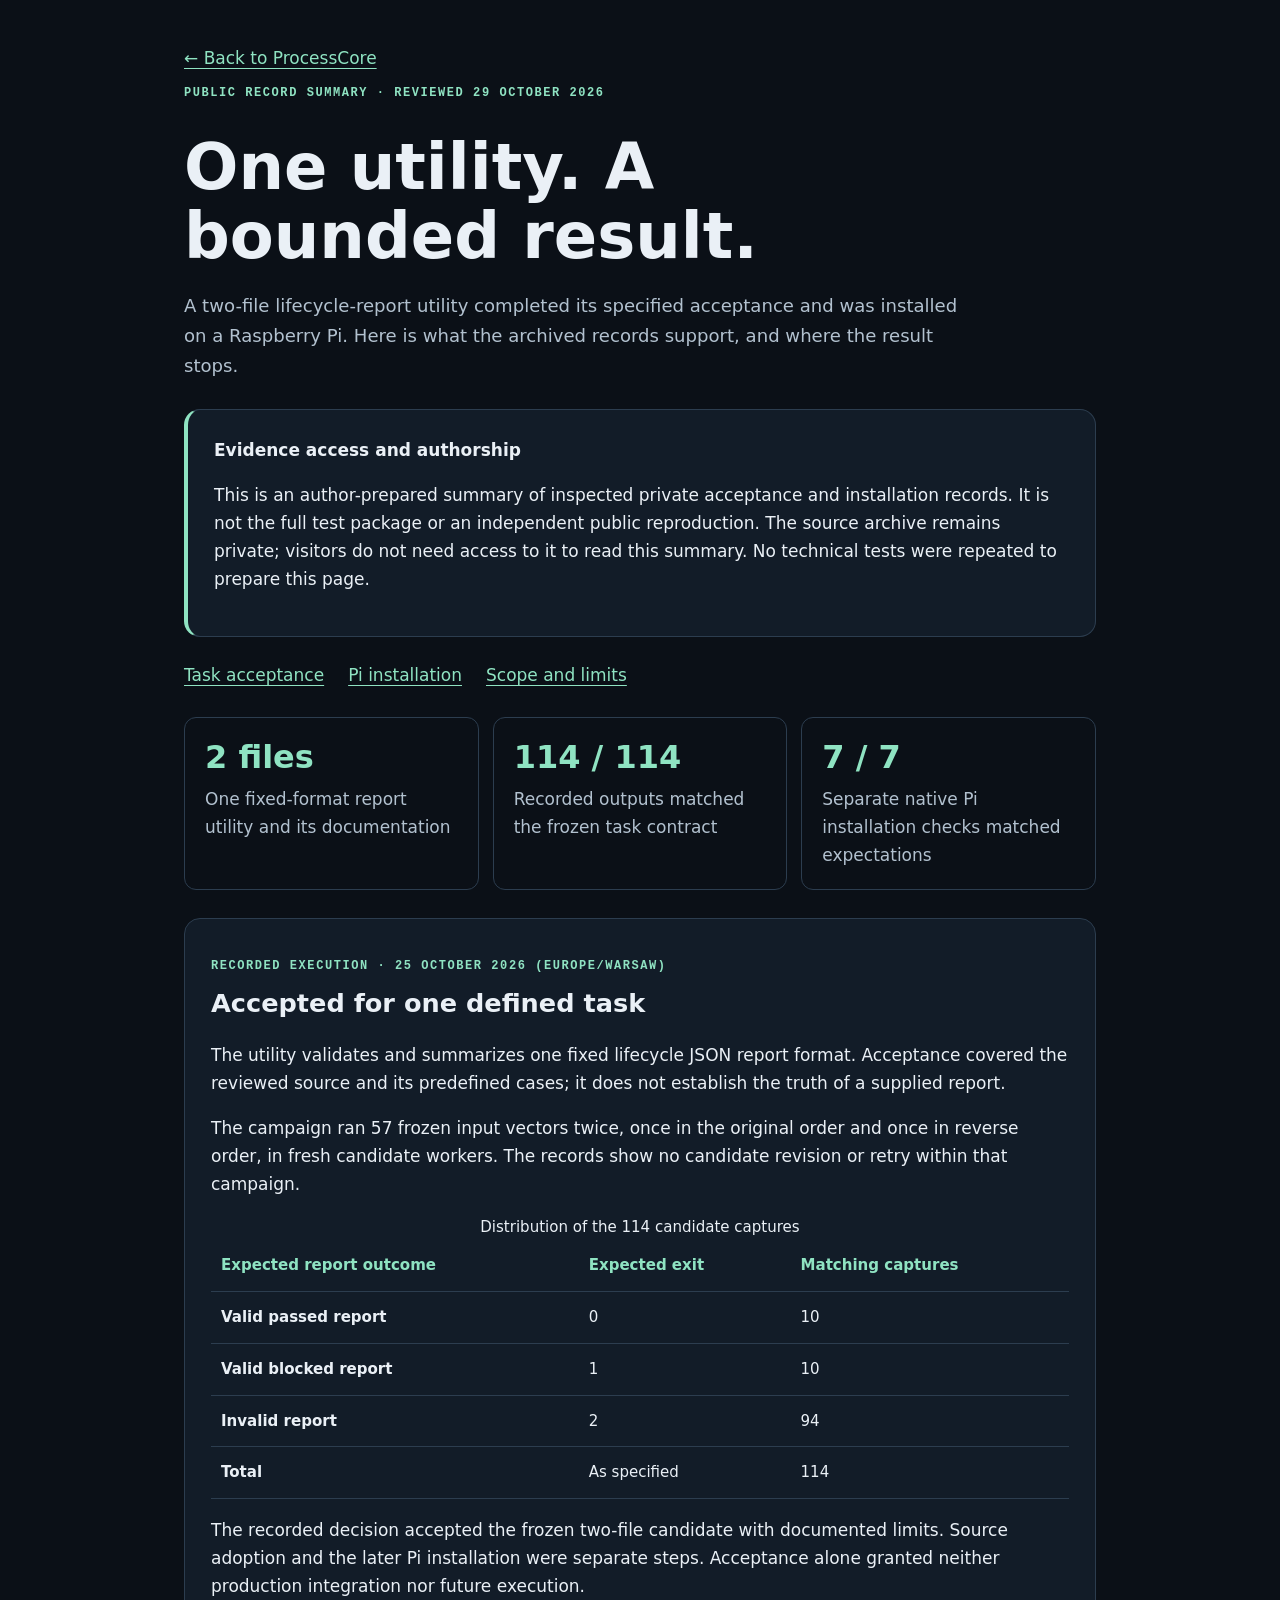
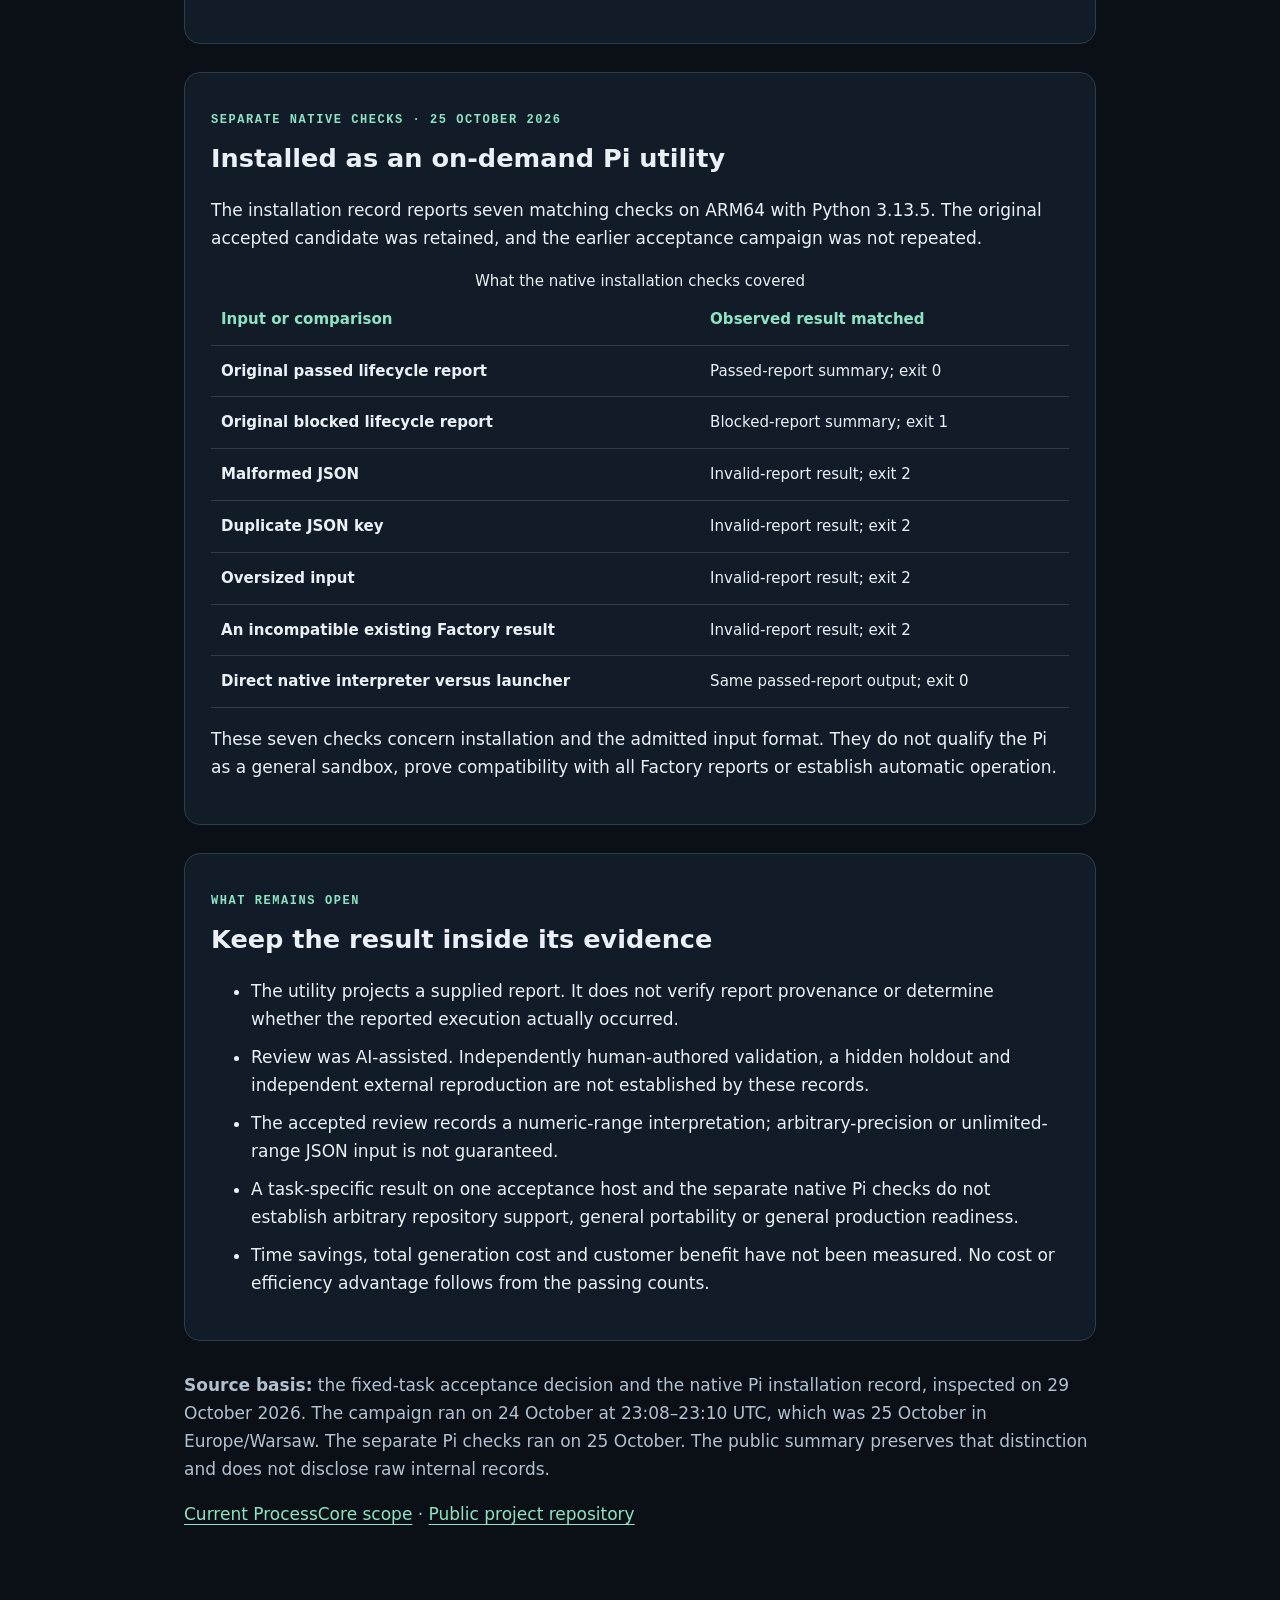
<file: media/processcore-lifecycle-summary-public-evidence-2026-10-29.html>
<!doctype html>
<html lang="en">
<head>
<meta charset="utf-8">
<meta name="viewport" content="width=device-width,initial-scale=1">
<title>ProcessCore — lifecycle utility public evidence summary</title>
<meta name="description" content="A dated author-prepared summary of one fixed-format lifecycle utility: task acceptance, 114 captures, seven native Pi checks and explicit limits.">
<style>
:root{color-scheme:dark;--bg:#0b1017;--panel:#121c28;--line:#2c3d4f;--text:#eaf0f6;--muted:#b2c1cf;--accent:#8fe3c2}
*{box-sizing:border-box}html{scroll-behavior:smooth}body{margin:0;background:var(--bg);color:var(--text);font:17px/1.65 system-ui,-apple-system,BlinkMacSystemFont,"Segoe UI",sans-serif}main{max-width:960px;margin:auto;padding:44px 24px 76px}a{color:var(--accent);text-underline-offset:4px}a:focus-visible{outline:3px solid var(--accent);outline-offset:5px}.eyebrow{font:600 .75rem/1.6 ui-monospace,monospace;letter-spacing:.13em;text-transform:uppercase;color:var(--accent)}h1{font-size:clamp(2.2rem,7vw,4rem);line-height:1.08;max-width:18ch;margin:30px 0 20px}h2{font-size:1.6rem;line-height:1.25;margin-top:0}h3{font-size:1.1rem}.lead{max-width:68ch;font-size:1.13rem;color:var(--muted)}.notice,section{margin-top:28px;padding:26px;border:1px solid var(--line);border-radius:16px;background:var(--panel)}.notice{border-left:4px solid var(--accent)}.stats{display:grid;grid-template-columns:repeat(3,1fr);gap:14px;margin:28px 0}.stat{padding:20px;border:1px solid var(--line);border-radius:12px}.stat strong{display:block;font-size:2rem;line-height:1.2;color:var(--accent)}.stat span{display:block;margin-top:8px;color:var(--muted)}table{border-collapse:collapse;width:100%;font-size:.94rem}th,td{padding:13px 10px;border-bottom:1px solid var(--line);text-align:left;vertical-align:top}thead th{color:var(--accent)}.table-wrap{overflow-x:auto}li+li{margin-top:10px}.muted,small{color:var(--muted)}nav{display:flex;flex-wrap:wrap;gap:12px 24px;margin-top:24px}footer{margin-top:30px;color:var(--muted)}@media(max-width:560px){main{padding:24px 16px 48px}.stats{grid-template-columns:1fr}section,.notice{padding:20px}th,td{padding:11px 7px}}@media(prefers-reduced-motion:reduce){html{scroll-behavior:auto}}
</style>
</head>
<body><main>
<a href="../engineering.html#state">← Back to ProcessCore</a>
<p class="eyebrow">Public record summary · reviewed 29 October 2026</p>
<h1>One utility. A bounded result.</h1>
<p class="lead">A two-file lifecycle-report utility completed its specified acceptance and was installed on a Raspberry Pi. Here is what the archived records support, and where the result stops.</p>
<div class="notice"><strong>Evidence access and authorship</strong><p>This is an author-prepared summary of inspected private acceptance and installation records. It is not the full test package or an independent public reproduction. The source archive remains private; visitors do not need access to it to read this summary. No technical tests were repeated to prepare this page.</p></div>
<nav aria-label="Evidence sections"><a href="#qualification">Task acceptance</a><a href="#pi-installation">Pi installation</a><a href="#limits">Scope and limits</a></nav>
<div class="stats" aria-label="Different verification stages"><div class="stat"><strong>2 files</strong><span>One fixed-format report utility and its documentation</span></div><div class="stat"><strong>114 / 114</strong><span>Recorded outputs matched the frozen task contract</span></div><div class="stat"><strong>7 / 7</strong><span>Separate native Pi installation checks matched expectations</span></div></div>
<section id="qualification"><p class="eyebrow">Recorded execution · 25 October 2026 (Europe/Warsaw)</p><h2>Accepted for one defined task</h2>
<p>The utility validates and summarizes one fixed lifecycle JSON report format. Acceptance covered the reviewed source and its predefined cases; it does not establish the truth of a supplied report.</p>
<p>The campaign ran 57 frozen input vectors twice, once in the original order and once in reverse order, in fresh candidate workers. The records show no candidate revision or retry within that campaign.</p>
<div class="table-wrap"><table><caption>Distribution of the 114 candidate captures</caption><thead><tr><th scope="col">Expected report outcome</th><th scope="col">Expected exit</th><th scope="col">Matching captures</th></tr></thead><tbody><tr><th scope="row">Valid passed report</th><td>0</td><td>10</td></tr><tr><th scope="row">Valid blocked report</th><td>1</td><td>10</td></tr><tr><th scope="row">Invalid report</th><td>2</td><td>94</td></tr><tr><th scope="row">Total</th><td>As specified</td><td>114</td></tr></tbody></table></div>
<p>The recorded decision accepted the frozen two-file candidate with documented limits. Source adoption and the later Pi installation were separate steps. Acceptance alone granted neither production integration nor future execution.</p>
</section>
<section id="pi-installation"><p class="eyebrow">Separate native checks · 25 October 2026</p><h2>Installed as an on-demand Pi utility</h2>
<p>The installation record reports seven matching checks on ARM64 with Python 3.13.5. The original accepted candidate was retained, and the earlier acceptance campaign was not repeated.</p>
<div class="table-wrap"><table><caption>What the native installation checks covered</caption><thead><tr><th scope="col">Input or comparison</th><th scope="col">Observed result matched</th></tr></thead><tbody>
<tr><th scope="row">Original passed lifecycle report</th><td>Passed-report summary; exit 0</td></tr>
<tr><th scope="row">Original blocked lifecycle report</th><td>Blocked-report summary; exit 1</td></tr>
<tr><th scope="row">Malformed JSON</th><td>Invalid-report result; exit 2</td></tr>
<tr><th scope="row">Duplicate JSON key</th><td>Invalid-report result; exit 2</td></tr>
<tr><th scope="row">Oversized input</th><td>Invalid-report result; exit 2</td></tr>
<tr><th scope="row">An incompatible existing Factory result</th><td>Invalid-report result; exit 2</td></tr>
<tr><th scope="row">Direct native interpreter versus launcher</th><td>Same passed-report output; exit 0</td></tr>
</tbody></table></div><p>These seven checks concern installation and the admitted input format. They do not qualify the Pi as a general sandbox, prove compatibility with all Factory reports or establish automatic operation.</p></section>
<section id="limits"><p class="eyebrow">What remains open</p><h2>Keep the result inside its evidence</h2><ul>
<li>The utility projects a supplied report. It does not verify report provenance or determine whether the reported execution actually occurred.</li>
<li>Review was AI-assisted. Independently human-authored validation, a hidden holdout and independent external reproduction are not established by these records.</li>
<li>The accepted review records a numeric-range interpretation; arbitrary-precision or unlimited-range JSON input is not guaranteed.</li>
<li>A task-specific result on one acceptance host and the separate native Pi checks do not establish arbitrary repository support, general portability or general production readiness.</li>
<li>Time savings, total generation cost and customer benefit have not been measured. No cost or efficiency advantage follows from the passing counts.</li>
</ul></section>
<footer><p><strong>Source basis:</strong> the fixed-task acceptance decision and the native Pi installation record, inspected on 29 October 2026. The campaign ran on 24 October at 23:08–23:10 UTC, which was 25 October in Europe/Warsaw. The separate Pi checks ran on 25 October. The public summary preserves that distinction and does not disclose raw internal records.</p><p><a href="../engineering.html#state">Current ProcessCore scope</a> · <a href="https://github.com/tondad80-dev/processcore-quantum-intelligence">Public project repository</a></p></footer>
</main></body></html>
</file>
<file: portfolio.css>
/* Copyright 2026 Antonín Dospiva. Apache-2.0. */
:root{--bg:#08151c;--panel:#0d2029;--text:#f0f4f2;--muted:#afc1c5;--line:#2b424b;--cyan:#98deeb;--green:#b6d6ad;--gold:#dccb8c;--font:Inter,"Segoe UI",Arial,sans-serif;--mono:"SFMono-Regular",Consolas,monospace;color-scheme:dark}
*{box-sizing:border-box}html{scroll-behavior:smooth;scroll-padding-top:112px}body{margin:0;background:var(--bg);color:var(--text);font:16px/1.65 var(--font);-webkit-font-smoothing:antialiased}a{color:inherit;text-decoration:none}a:hover{text-decoration:underline;text-underline-offset:5px}a:focus-visible,summary:focus-visible{outline:3px solid var(--cyan);outline-offset:5px}h1,h2,h3,p{margin:0}h1,h2,h3{line-height:1.13;font-weight:600;letter-spacing:-.035em}p{color:var(--muted)}.wrap{width:min(1160px,calc(100% - 64px));margin:auto}.eyebrow{font:11px/1.5 var(--mono);font-weight:600;letter-spacing:.12em;color:var(--cyan)}.site-header{position:sticky;top:0;z-index:5;background:rgba(8,21,28,.97);border-bottom:1px solid var(--line)}.nav-wrap{min-height:90px;display:flex;align-items:center;gap:30px}.brand{display:flex;align-items:center;gap:12px;font-size:23px;font-weight:600;letter-spacing:-.045em;flex-shrink:0}.brand:hover{text-decoration:none}.brand small{display:block;letter-spacing:.13em;font:8px/1.6 var(--mono);color:var(--muted);margin-top:2px}.brand-logo{display:block;width:64px;height:64px;object-fit:contain;flex-shrink:0}.site-header nav{margin-left:auto;display:flex;gap:26px;font-size:13px}.language{border-left:1px solid var(--line);padding-left:22px;font-size:12px;color:var(--cyan);white-space:nowrap}.skip{position:fixed;top:-100px;left:16px;z-index:20;padding:10px 18px;background:var(--text);color:var(--bg)}.skip:focus{top:10px}.hero{display:grid;grid-template-columns:1.35fr 1fr;gap:70px;align-items:center;min-height:680px;padding-top:78px;padding-bottom:78px}.hero h1{font-size:clamp(42px,4.6vw,64px);margin:22px 0 26px;line-height:1.05;letter-spacing:-.055em}.hero h1 span{color:var(--cyan)}.hero-intro{font-size:18px;line-height:1.65;max-width:570px;color:#cfdbdc}.hero-root{font-size:13px;max-width:495px;margin-top:20px}.actions{display:flex;align-items:center;gap:25px;flex-wrap:wrap;margin-top:32px}.button{background:var(--cyan);color:#08202a;padding:13px 19px;border:1px solid transparent;display:inline-flex;align-items:center;justify-content:space-between;gap:24px;font-size:13px;font-weight:650;border-radius:3px;line-height:1.5}.button:hover{background:#c0edf2;text-decoration:none}.text-link{font-size:13px;color:var(--cyan)}.work-map{padding:25px 26px 0;background:#10232b;border:1px solid #34505b;border-radius:5px;box-shadow:16px 17px 0 #0b1b22}.work-map>.eyebrow{padding-bottom:20px;border-bottom:1px solid var(--line);color:#a7bcc2}.map-row{display:flex;align-items:center;gap:15px;padding:13px 0;border-bottom:1px solid var(--line)}.map-row:hover{text-decoration:none}.map-row:hover strong{color:var(--cyan)}.map-row>span:last-child{margin-left:auto;color:#a6c2ca}.map-row small{display:block;font:9px/1.6 var(--mono);letter-spacing:.1em;color:var(--muted)}.map-row strong{font-size:21px;line-height:1.35;font-weight:500}.map-art{width:73px;height:61px;background:#123328;border-radius:3px;overflow:hidden}.map-art svg{display:block;width:100%;height:100%;object-fit:cover;transform:scale(1.2)}.habitat .map-art{background:#14393d}.intelligence .map-art{background:#333321}.engineering .map-art{background:#153543}.map-root{font:9px/1.7 var(--mono);letter-spacing:.09em;color:var(--cyan);padding:17px 0}.section{padding-top:90px;padding-bottom:90px}.section-heading{margin-bottom:40px;max-width:750px}.section-heading h2{font-size:clamp(30px,3.3vw,44px);margin:16px 0 20px}.section-heading>p:last-child{max-width:650px}.group-title{font-size:16px;letter-spacing:0;font-weight:500;margin:0 0 19px;color:#dbe4e3}.project-grid{display:grid;grid-template-columns:repeat(2,minmax(0,1fr));gap:24px}.project-card{background:#0e2228;border:1px solid var(--line);border-radius:5px;overflow:hidden;display:flex;flex-direction:column}.art-link{height:213px;overflow:hidden;background:#102e29;display:flex;align-items:center;justify-content:center;border-bottom:1px solid var(--line)}.project-art{width:100%;height:100%;display:block}.habitat .art-link,.habitat .detail-art{background:#133137}.intelligence .art-link,.intelligence .detail-art{background:#292b20}.agriculture .art-link,.agriculture .detail-art{background:#222f26}.card-content{padding:27px 29px 25px;display:flex;flex-direction:column;flex:1}.card-content .eyebrow{font-size:9px;color:#a7bec1}.card-content h3{font-size:32px;margin:14px 0 12px}.card-title{color:#e2eae5;font-size:17px;line-height:1.4;margin-bottom:10px}.card-description{font-size:14px;max-width:400px;flex:1}.stage{display:inline-block;align-self:flex-start;margin-top:24px;font-size:11px;line-height:1.5;color:#c9d7d9;border:1px solid #45606a;padding:5px 9px;border-radius:3px}.card-links{margin-top:21px;padding-top:19px;border-top:1px solid var(--line);display:flex;gap:14px 25px;justify-content:space-between;flex-wrap:wrap;color:var(--cyan);font-size:12px}.secondary-group{margin-top:48px}.secondary-group span{color:var(--muted)}.technical-grid{display:grid;grid-template-columns:repeat(4,minmax(0,1fr));gap:24px}.compact .art-link{height:135px;background:#102633}.compact.research .art-link,.research .detail-art{background:#28283a}.compact.data .art-link,.data .detail-art{background:#1a2e40}.compact .card-content{padding:24px}.compact .card-content h3{font-size:25px}.compact .card-title{font-size:16px}.compact .eyebrow{font-size:8px;letter-spacing:.06em}.compact .stage{font-size:10px}.compact .card-links{font-size:11px}.all-notes{display:inline-block;margin-top:30px}.approach-section{background:#10232c;border-block:1px solid var(--line)}.steps{display:grid;grid-template-columns:repeat(3,minmax(0,1fr));gap:36px;margin-top:45px}.steps article{padding-top:23px;border-top:1px solid #42606c}.step-number{font:12px var(--mono);color:var(--cyan)}.steps h3{font-size:22px;margin:17px 0 14px;line-height:1.25}.steps p{font-size:14px}.shared-note{border-left:2px solid var(--cyan);padding-left:23px;margin-top:49px}.shared-note strong{font-size:14px;font-weight:500}.shared-note p{margin-top:7px;font-size:13px}.results-grid{display:grid;grid-template-columns:repeat(3,minmax(0,1fr));gap:30px}.result-visual{height:133px;background:#0f252d;border:1px solid var(--line);display:flex;align-items:center;justify-content:center;gap:22px;margin-bottom:22px;border-radius:4px}.proof-claim,.proof-observed{font-size:52px;letter-spacing:-.045em;font-weight:500}.proof-claim{color:#d7b595}.proof-observed{color:#9bdcca}.proof-arrow{font-size:27px;color:#789da7}.proof-code{font:17px/1.7 var(--mono);color:#d6e4e6}.proof-code span{color:#9bdcca}.result-visual svg{width:85%;height:80px}.result-card>.eyebrow{font-size:9px;color:#94adb3;letter-spacing:.05em}.result-card h3{font-size:22px;line-height:1.2;margin:13px 0 16px}.result-card>p:not(.eyebrow){font-size:14px}.result-card>a{display:inline-block;font-size:12px;color:var(--cyan);margin-top:20px}.author-section{background:#10222a;border-block:1px solid var(--line)}.author-grid{display:grid;grid-template-columns:1fr 1fr;gap:90px}.author-grid h2{font-size:42px;margin:20px 0 12px}.author-role{font-size:14px;color:var(--cyan)}.author-copy{padding-top:42px}.author-copy p{font-size:17px;line-height:1.8;margin-bottom:22px}.author-copy p+p{font-size:14px}.author-links{display:flex;gap:30px;font-size:13px;color:var(--cyan);margin-top:30px}.author-monogram{font-size:58px;letter-spacing:-.08em;line-height:1;margin-top:36px;color:#6399a8;border-left:1px solid #6399a8;padding-left:18px;display:inline-block}.author-monogram span{display:block;font:8px var(--mono);letter-spacing:.25em;margin-top:12px}.contact-section{max-width:1160px}.contact-section h2{font-size:42px;margin:18px 0 20px;max-width:700px}.contact-section>p:not(.eyebrow){max-width:650px}.contact-section>.button{margin-top:30px}.site-footer{padding:40px 0 33px;border-top:1px solid var(--line)}.footer-brand{font-size:22px;letter-spacing:-.04em}.site-footer p{font-size:12px;margin-top:12px}.footer-links{display:flex;gap:20px;flex-wrap:wrap;font-size:12px;color:#b0c4ca;margin:22px 0}.site-footer small{font-size:10px;color:#90a7b0}.sr-only{position:absolute;width:1px;height:1px;padding:0;margin:-1px;overflow:hidden;clip:rect(0,0,0,0);white-space:nowrap;border:0}.detail-intro{padding:80px 0 50px;max-width:790px}.detail-intro h1{font-size:clamp(35px,5vw,60px);margin:22px 0}.detail-intro>p:last-child{max-width:660px}.project-index{display:flex;gap:12px;flex-wrap:wrap;border-block:1px solid var(--line);padding:20px 0;margin-bottom:20px}.project-index a{padding:6px 13px;background:#142e38;border:1px solid #34505b;border-radius:3px;font-size:13px}.project-detail{display:grid;grid-template-columns:1fr 1.8fr;gap:65px;padding:65px 0;border-bottom:1px solid var(--line);scroll-margin-top:0}.detail-art{height:130px;background:#12302c;max-width:260px;border:1px solid var(--line);border-radius:4px;margin-bottom:25px}.detail-heading .eyebrow{font-size:9px}.detail-heading h2{font-size:38px;margin:13px 0}.detail-title{font-size:17px;color:#d7e7e7}.source-date{font:10px/1.8 var(--mono);color:#a0b6bd;margin:20px 0 24px}.source-date time{color:#d2e0e3}.detail-heading .button{font-size:12px}.small{font-size:11px;margin-top:14px}.project-detail dl{margin:0}.project-detail dl>div{padding:19px 0;border-bottom:1px solid #263d46}.project-detail dl>div:first-child{padding-top:0}.project-detail dl>div:last-child{border-bottom:0}.project-detail dt{font-size:12px;color:var(--cyan);margin-bottom:8px}.project-detail dd{font-size:15px;color:#bfced2;margin:0;max-width:650px}.detail-bottom{padding:45px 0 65px}
@media(min-width:1450px){.hero{min-height:720px}.hero h1{font-size:66px}}@media(max-width:1020px){.wrap{width:calc(100% - 44px)}.nav-wrap{gap:20px}.site-header nav{gap:18px;font-size:12px}.brand small{font-size:7px}.hero{gap:40px;grid-template-columns:1.2fr 1fr;min-height:620px}.hero h1{font-size:49px}.hero-intro{font-size:16px}.work-map{padding:20px 20px 0}.map-row strong{font-size:20px}.map-art{width:63px}.hero-root{font-size:12px}.technical-grid{grid-template-columns:repeat(2,minmax(0,1fr));gap:15px}.compact .card-content{padding:19px}.author-grid{gap:50px}.project-detail{gap:40px}.button{gap:13px}}
@media(max-width:760px){html{scroll-padding-top:132px}.wrap{width:calc(100% - 36px)}.nav-wrap{min-height:104px;gap:12px;flex-wrap:wrap;padding-top:13px;padding-bottom:12px}.brand{font-size:22px}.brand small{font-size:7px}.language{margin-left:auto;padding-left:15px;font-size:12px}.site-header nav{order:3;width:100%;margin-left:0;justify-content:space-between;gap:10px;font-size:12px}.hero{grid-template-columns:1fr;gap:40px;padding-top:53px;padding-bottom:60px}.hero h1{font-size:clamp(39px,8vw,58px);max-width:650px}.hero-intro{font-size:17px}.hero-root{font-size:13px}.work-map{max-width:550px;box-shadow:8px 8px 0 #0b1b22}.map-row{padding:10px 0}.map-art{width:80px;height:58px}.map-row strong{font-size:21px}.section{padding-top:62px;padding-bottom:62px}.section-heading{margin-bottom:30px}.section-heading h2{font-size:34px}.project-grid{gap:18px}.art-link{height:160px}.card-content{padding:20px}.card-content .eyebrow{font-size:8px;letter-spacing:.05em}.card-content h3{font-size:27px}.card-title{font-size:16px}.card-description{font-size:13px}.card-links{font-size:11px}.technical-grid{grid-template-columns:1fr}.compact{display:grid;grid-template-columns:130px minmax(0,1fr)}.compact .art-link{height:100%;border-bottom:0;border-right:1px solid var(--line)}.compact .card-content h3{margin-top:11px}.compact .stage{margin-top:16px}.compact .card-links{margin-top:15px;padding-top:13px}.steps{gap:23px}.steps h3{font-size:19px}.steps p{font-size:13px}.results-grid{grid-template-columns:1fr;gap:36px}.result-card{display:grid;grid-template-columns:180px 1fr;column-gap:22px}.result-visual{grid-column:1;grid-row:1/5;height:100%;margin-bottom:0;min-height:170px;padding:12px;gap:10px}.proof-claim,.proof-observed{font-size:36px}.proof-code{font-size:12px}.result-card .eyebrow,.result-card h3,.result-card>p,.result-card>a{grid-column:2}.result-card h3{font-size:21px}.result-card>p:not(.eyebrow){font-size:13px}.author-grid{grid-template-columns:1fr;gap:30px}.author-grid h2{font-size:37px}.author-copy{padding-top:0}.author-monogram{display:none}.contact-section h2{font-size:36px}.project-detail{grid-template-columns:1fr;gap:32px;padding:43px 0}.detail-art{display:none}.detail-heading h2{font-size:33px}.detail-heading .stage{margin-top:15px}.source-date{margin:14px 0 18px}.detail-intro{padding-top:50px}.detail-intro h1{font-size:42px}.project-index{gap:8px}.project-index a{font-size:12px;padding:5px 10px}}
@media(max-width:480px){.project-grid{grid-template-columns:1fr}.art-link{height:181px}.card-content{padding:24px}.card-description{font-size:14px}.card-content .eyebrow{font-size:9px}.card-links{font-size:12px}.stage{font-size:11px}.technical-grid .compact{grid-template-columns:85px minmax(0,1fr)}.compact .project-art{width:155%;max-width:none;transform:translateX(-18%)}.compact .card-content{padding:19px 16px}.compact .eyebrow{font-size:8px;letter-spacing:0}.compact .card-content h3{font-size:25px}.compact .card-description{font-size:13px}.compact .card-links{font-size:11px}.steps{grid-template-columns:1fr;gap:27px;margin-top:34px}.steps article{display:grid;grid-template-columns:32px 1fr;column-gap:15px;padding-top:18px}.step-number{grid-row:1/3;margin-top:2px}.steps h3{font-size:22px;margin:0 0 10px}.steps p{grid-column:2;font-size:14px}.shared-note{padding-left:16px}.result-card{display:block}.result-visual{height:125px;min-height:0;margin-bottom:19px;gap:25px}.proof-claim,.proof-observed{font-size:52px}.proof-code{font-size:17px}.result-card>p:not(.eyebrow){font-size:14px}.result-card h3{font-size:23px}.eyebrow{font-size:10px}.section-heading h2{font-size:32px}.group-title{font-size:15px}.secondary-group span{display:block;font-size:13px;line-height:1.8}.hero .actions{gap:20px}.hero h1{font-size:42px}.hero-intro{font-size:16px}.contact-section h2{font-size:32px}.detail-intro h1{font-size:36px}}
@media(prefers-reduced-motion:reduce){html{scroll-behavior:auto}}
/* Keep the restored emblem and direct evidence link usable on narrow screens. */
@media(max-width:960px){html{scroll-padding-top:174px}.nav-wrap{flex-wrap:wrap;gap:10px 18px;padding-top:10px;padding-bottom:12px}.language{margin-left:auto}.site-header nav{order:3;width:100%;margin-left:0;justify-content:flex-start;flex-wrap:wrap;gap:7px 18px}.brand-logo{width:54px;height:54px}}
@media(max-width:480px){.brand{font-size:21px;gap:9px}.brand-logo{width:50px;height:50px}.brand small{font-size:6px;letter-spacing:.09em}.language{padding-left:12px}.site-header nav{gap:6px 15px;font-size:12px}.hero h1{font-size:clamp(32px,9.5vw,42px)}}

/* Website creation offer shares the portfolio's typography and colour palette. */
.web-offer{grid-column:1/-1;min-width:0;padding:32px;border:1px solid #45606a;border-radius:5px;background:#10232c}
.web-offer header{max-width:740px}
.web-offer h3{font-size:clamp(27px,3.2vw,38px);margin:12px 0 18px}
.web-offer h4{font-size:17px;line-height:1.4;font-weight:600;letter-spacing:-.015em;margin:0 0 12px}
.web-offer p,.web-offer li{font-size:15px;overflow-wrap:anywhere}
.web-offer-grid{display:grid;grid-template-columns:repeat(3,minmax(0,1fr));gap:24px;margin:30px 0}
.web-offer-grid section{padding-top:20px;border-top:2px solid var(--cyan)}
.web-offer-included,.web-offer-handover{margin-top:24px}
.web-offer ul,.web-offer ol{padding-left:22px;margin:0;color:var(--muted)}
.web-offer li+li{margin-top:7px}
.web-offer-contact{margin-top:28px;padding-top:24px;border-top:1px solid var(--line);max-width:780px}
.web-offer-contact strong{color:var(--text)}
.web-offer-contact .button{margin-top:22px;max-width:100%}
.web-offer-contact .small{font-size:12px;max-width:640px}
@media(max-width:760px){.web-offer{padding:24px}.web-offer-grid{grid-template-columns:1fr;gap:22px}.web-offer h3{font-size:29px}}
@media(max-width:480px){.web-offer{padding:22px 18px}.web-offer h3{font-size:27px}}

/* Own project examples in the website creation offer. */
.web-offer-examples{margin-top:30px;padding-top:26px;border-top:1px solid var(--line)}
.web-offer-examples>p{max-width:740px}
.web-offer-examples .web-examples-grid{grid-template-columns:repeat(2,minmax(0,1fr));margin-top:22px;margin-bottom:0}
.web-example{min-width:0;padding:22px;background:#0e2228;border:1px solid var(--line);border-radius:4px}
.web-example h5{font-size:23px;line-height:1.2;letter-spacing:-.025em;margin:0 0 10px}
.web-example .web-example-status{font-size:12px;color:var(--cyan);margin-bottom:14px}
.web-example-links{display:flex;flex-wrap:wrap;gap:10px 22px;margin-top:18px}
@media(max-width:760px){.web-offer-examples .web-examples-grid{grid-template-columns:1fr}}

/* Working design previews remain distinct from the author's own applications. */
.web-demo-examples .web-examples-grid{grid-template-columns:repeat(3,minmax(0,1fr))}
.web-demo-examples .web-example{display:flex;flex-direction:column}
.web-demo-examples .web-example-links{margin-top:auto;padding-top:18px}
.web-demo-examples .web-demo-note{font-size:13px;margin-top:12px;color:var(--cyan)}
@media(max-width:960px){.web-demo-examples .web-examples-grid{grid-template-columns:1fr}}

/* Keep link indicators independent of the device's symbol fonts. */
.inline-arrow{display:inline-block;width:1em;height:1em;vertical-align:-.12em;flex-shrink:0}
.map-row .inline-arrow{width:17px;height:17px}
.project-detail dd a{color:var(--cyan);text-decoration:underline;text-underline-offset:.2em}

/* Give header links a useful touch area, including wrapped mobile rows. */
.site-header nav a,.language{display:inline-flex;align-items:center;min-height:44px;column-gap:.25em}
@media(max-width:960px){
  html{scroll-padding-top:194px}
  .site-header nav{gap:4px 12px}
  .site-header nav a{padding:8px;font-size:13px;line-height:1.5}
}
.edge-telemetry .project-art{width:100%;object-fit:contain;transform:none}

.portfolio-overview {
  display: grid;
  grid-template-columns: repeat(2, minmax(0, 1fr));
  gap: clamp(24px, 4vw, 48px);
  align-items: start;
}
.portfolio-overview .section-heading {
  margin-bottom: 0;
}
.portfolio-overview h2 {
  margin-top: 0;
}
.featured-case {
  padding: clamp(18px, 2.6vw, 28px);
  background: #0f252d;
  border: 1px solid var(--line);
  border-left: 2px solid var(--cyan);
  border-radius: 4px;
}
.featured-case h3 {
  margin: 0 0 12px;
  font-size: clamp(20px, 2vw, 24px);
  line-height: 1.25;
}
.featured-case .text-link {
  display: inline-block;
  margin-top: 14px;
  font-size: 1rem;
}
@media (max-width: 760px) {
  .portfolio-overview {
    grid-template-columns: minmax(0, 1fr);
  }
}
@media (min-width: 961px) {
  .results-grid {
    grid-template-columns: repeat(2, minmax(0, 1fr));
  }
}
</file>
<file: portfolio-evidence.css>
/* Concrete examples and captured interfaces, using the portfolio's existing palette. */
.interface-grid{display:grid;grid-template-columns:repeat(2,minmax(0,1fr));gap:24px}
.interface-shot{margin:0;min-width:0;border:1px solid var(--line);border-radius:5px;overflow:hidden;background:#10232a}
.interface-image{display:flex;align-items:center;justify-content:center;background:#091b18;min-height:260px}
.interface-image img{display:block;width:100%;height:350px;object-fit:contain}
.interface-shot figcaption{padding:24px}
.interface-shot h3{font-size:25px;line-height:1.2;margin:0 0 12px}
.interface-shot p{color:var(--muted);font-size:15px;line-height:1.65;margin:10px 0}
.interface-shot .capture-date{font:11px var(--mono);color:var(--cyan)}
.interface-links{display:flex;flex-wrap:wrap;gap:12px 22px;margin-top:18px}
.interface-links a,.evidence-reading a:not(.button){color:var(--cyan);text-decoration:underline;text-underline-offset:.2em;overflow-wrap:anywhere}
.evidence-reading{max-width:960px;padding-top:64px;padding-bottom:80px}
.evidence-reading h1{font-size:clamp(35px,4.8vw,60px);line-height:1.08;margin:20px 0 24px;max-width:900px}
.evidence-reading .lede{font-size:20px;color:#d7e5e7;line-height:1.6;max-width:800px}
.evidence-reading p{margin:16px 0;overflow-wrap:anywhere}
.evidence-reading h2{font-size:clamp(27px,3vw,38px);line-height:1.2;margin:0 0 20px}
.evidence-reading h3{font-size:22px;line-height:1.3;margin:0 0 16px}
.evidence-reading section{margin-top:52px;scroll-margin-top:115px}
.case-meta{font:12px var(--mono);color:var(--muted);line-height:1.7}
.case-nav{display:flex;gap:12px 22px;flex-wrap:wrap;margin:30px 0}
.evidence-note{padding:18px 24px;border-left:3px solid var(--cyan);background:#102731;margin:26px 0}
.case-block{padding-top:38px;border-top:1px solid var(--line)}
.case-block .eyebrow{margin:0 0 12px}
.evidence-reading dl{margin:26px 0}
.evidence-reading dl>div{display:grid;grid-template-columns:minmax(130px,.65fr) minmax(0,2fr);gap:18px;padding:17px 0;border-bottom:1px solid var(--line)}
.evidence-reading dt{font-weight:600;color:var(--text)}
.evidence-reading dd{margin:0;color:var(--muted);overflow-wrap:anywhere}
.evidence-reading details{padding:20px 0;border-top:1px solid var(--line)}
.evidence-reading summary{cursor:pointer;color:var(--cyan);font-weight:600;min-height:44px;display:list-item;padding:10px 0}
.evidence-reading ol{padding-left:24px;color:var(--muted)}
.evidence-reading li{margin:12px 0}
.finding-list{list-style:none;padding:0!important;counter-reset:finding}
.finding-list>li{padding:28px;border:1px solid var(--line);border-radius:5px;background:#10232a;margin:18px 0;counter-increment:finding}
.finding-list .priority{font:11px var(--mono);color:var(--cyan);margin:0 0 12px}
.case-footer{margin-top:48px;padding-top:24px;border-top:1px solid var(--line)}
@media(max-width:760px){.interface-grid{grid-template-columns:1fr}.interface-image img{height:300px}.evidence-reading{padding-top:38px}.evidence-reading dl>div{grid-template-columns:1fr;gap:8px}.finding-list>li{padding:22px}.evidence-reading section{scroll-margin-top:194px}.evidence-note{padding:16px 20px}}
</file>
